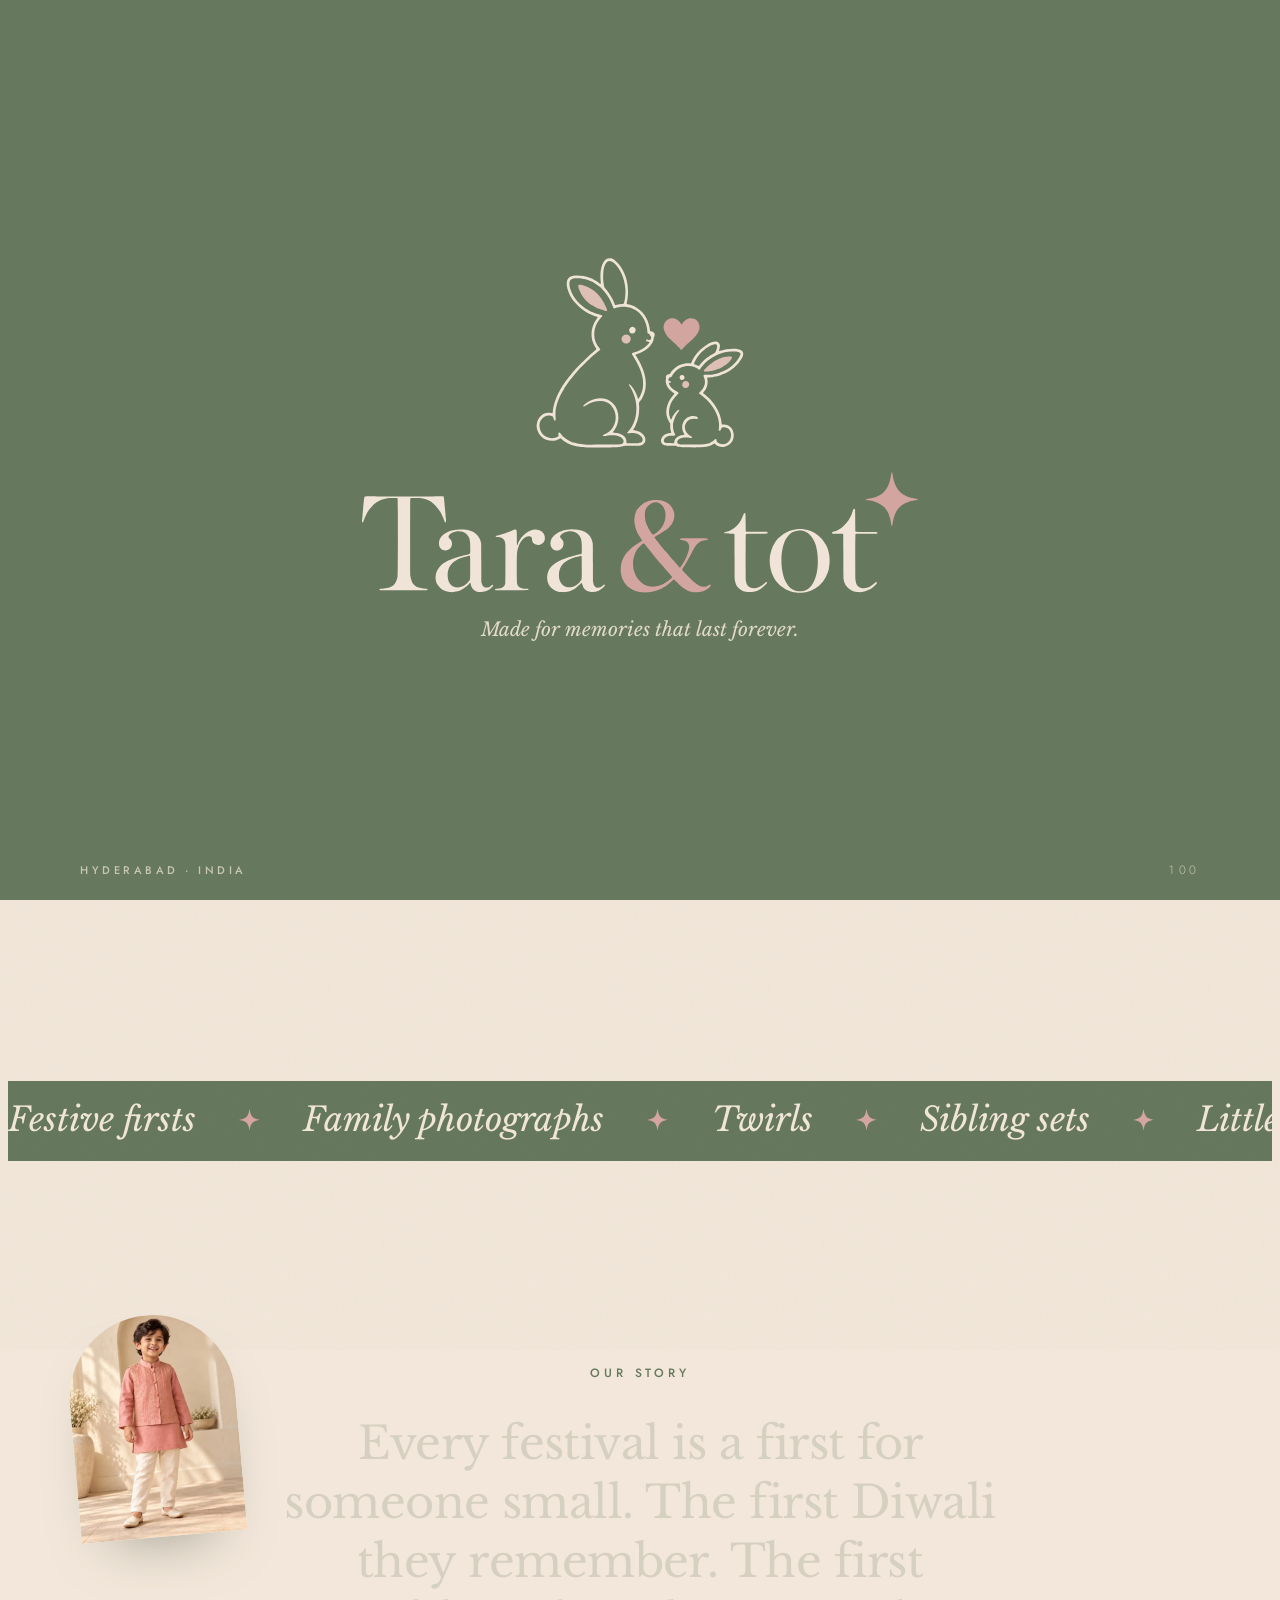
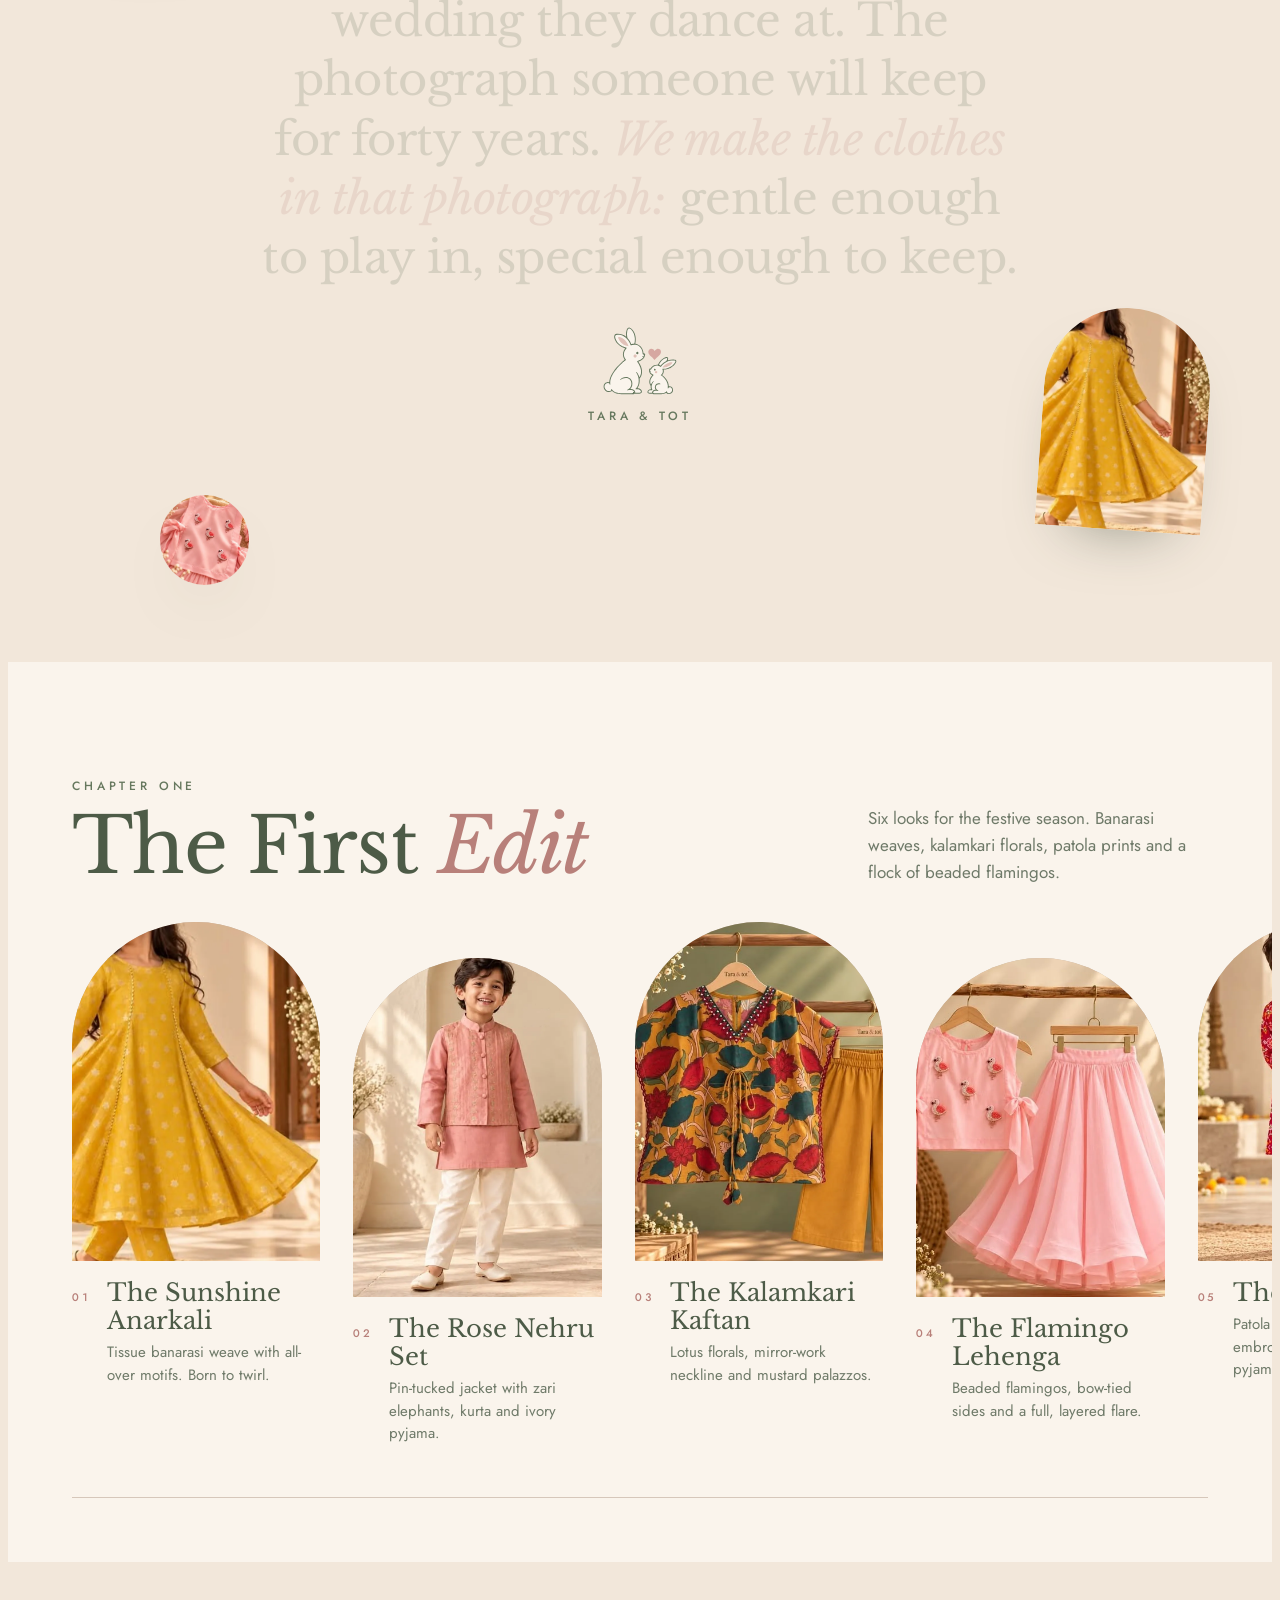
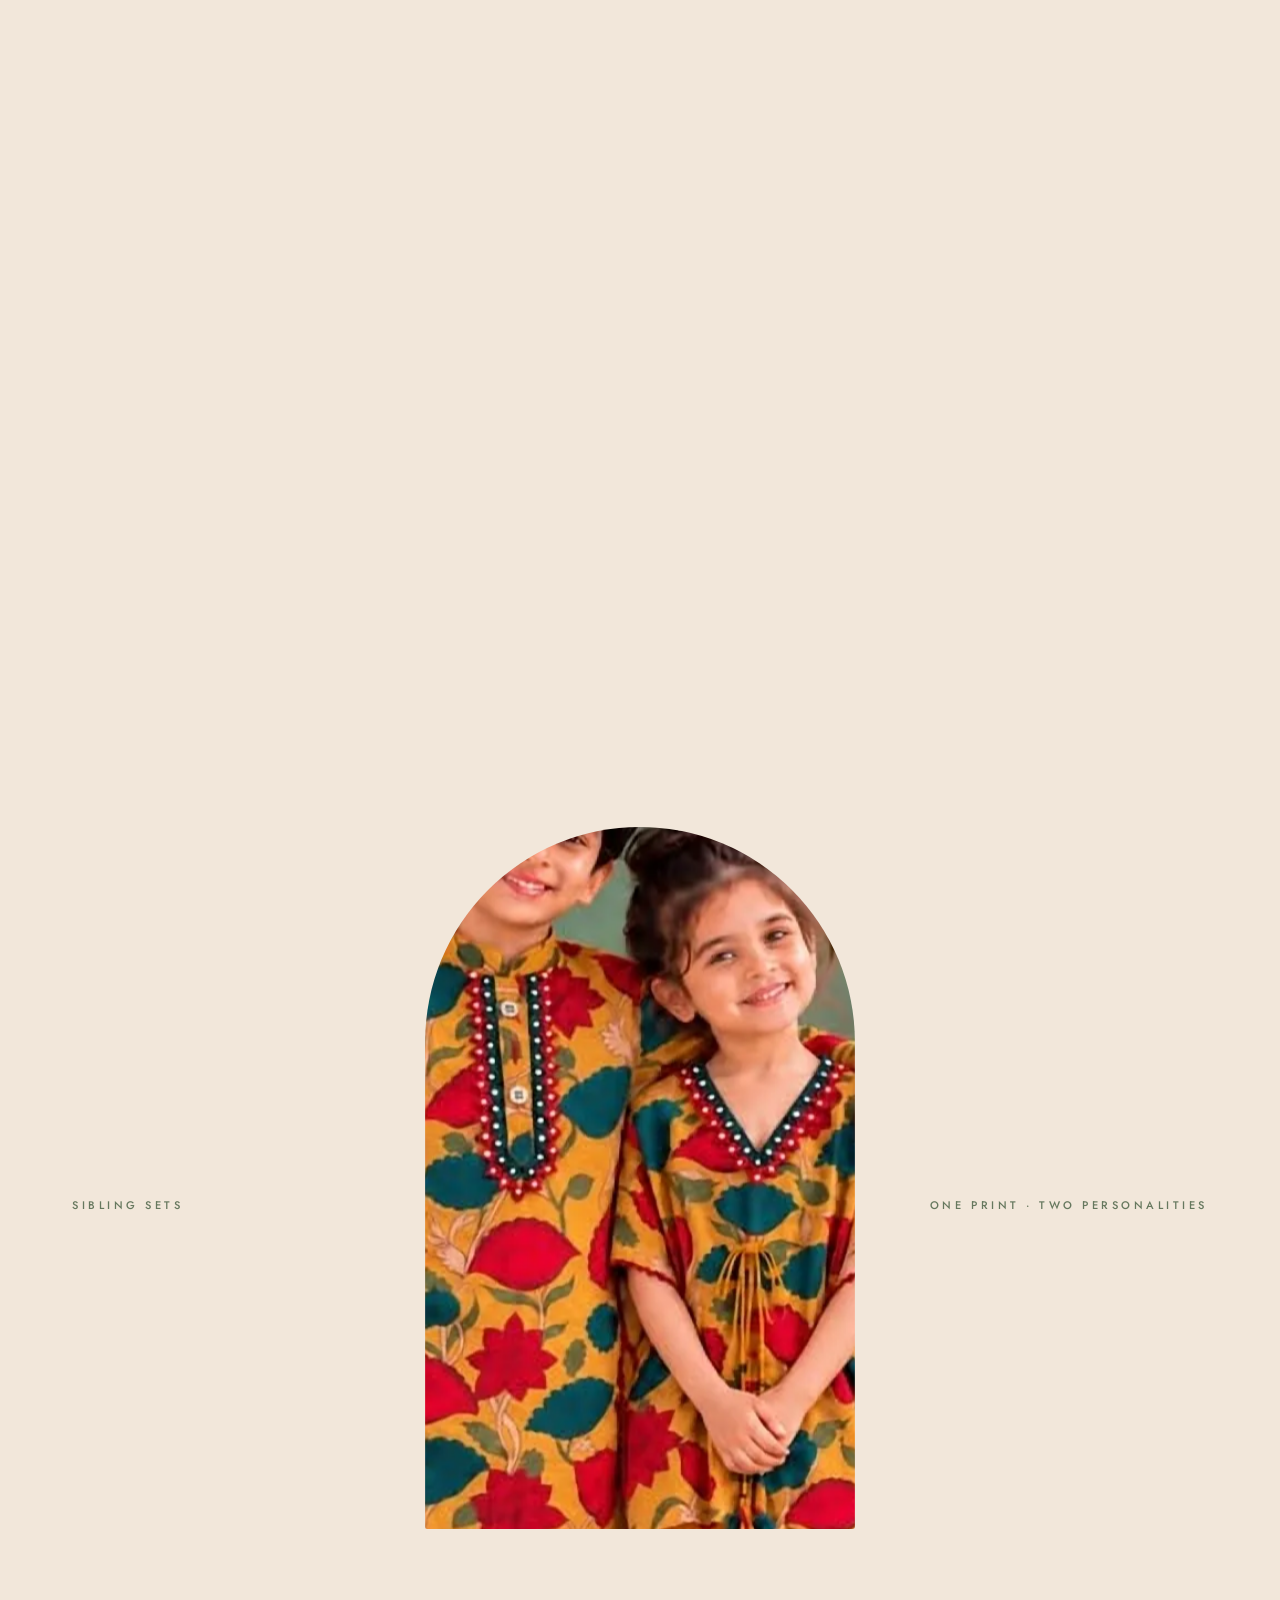
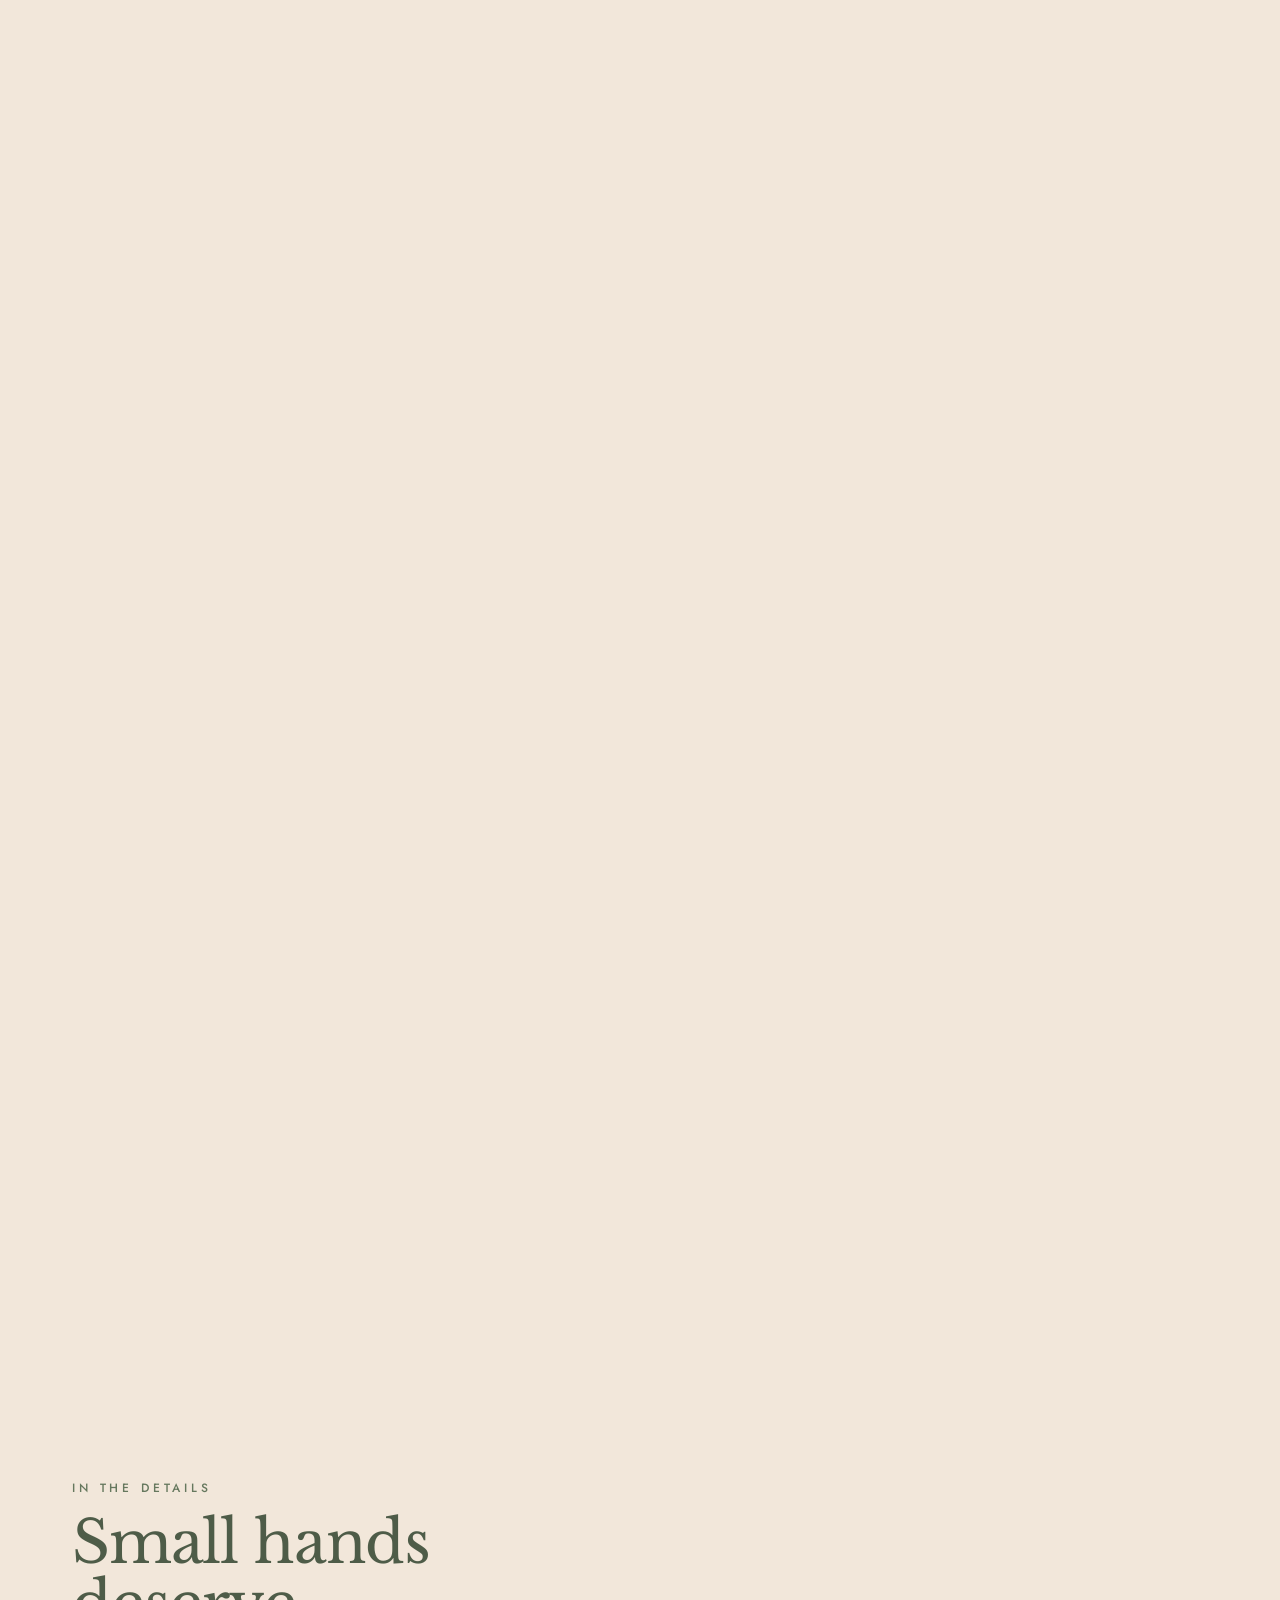
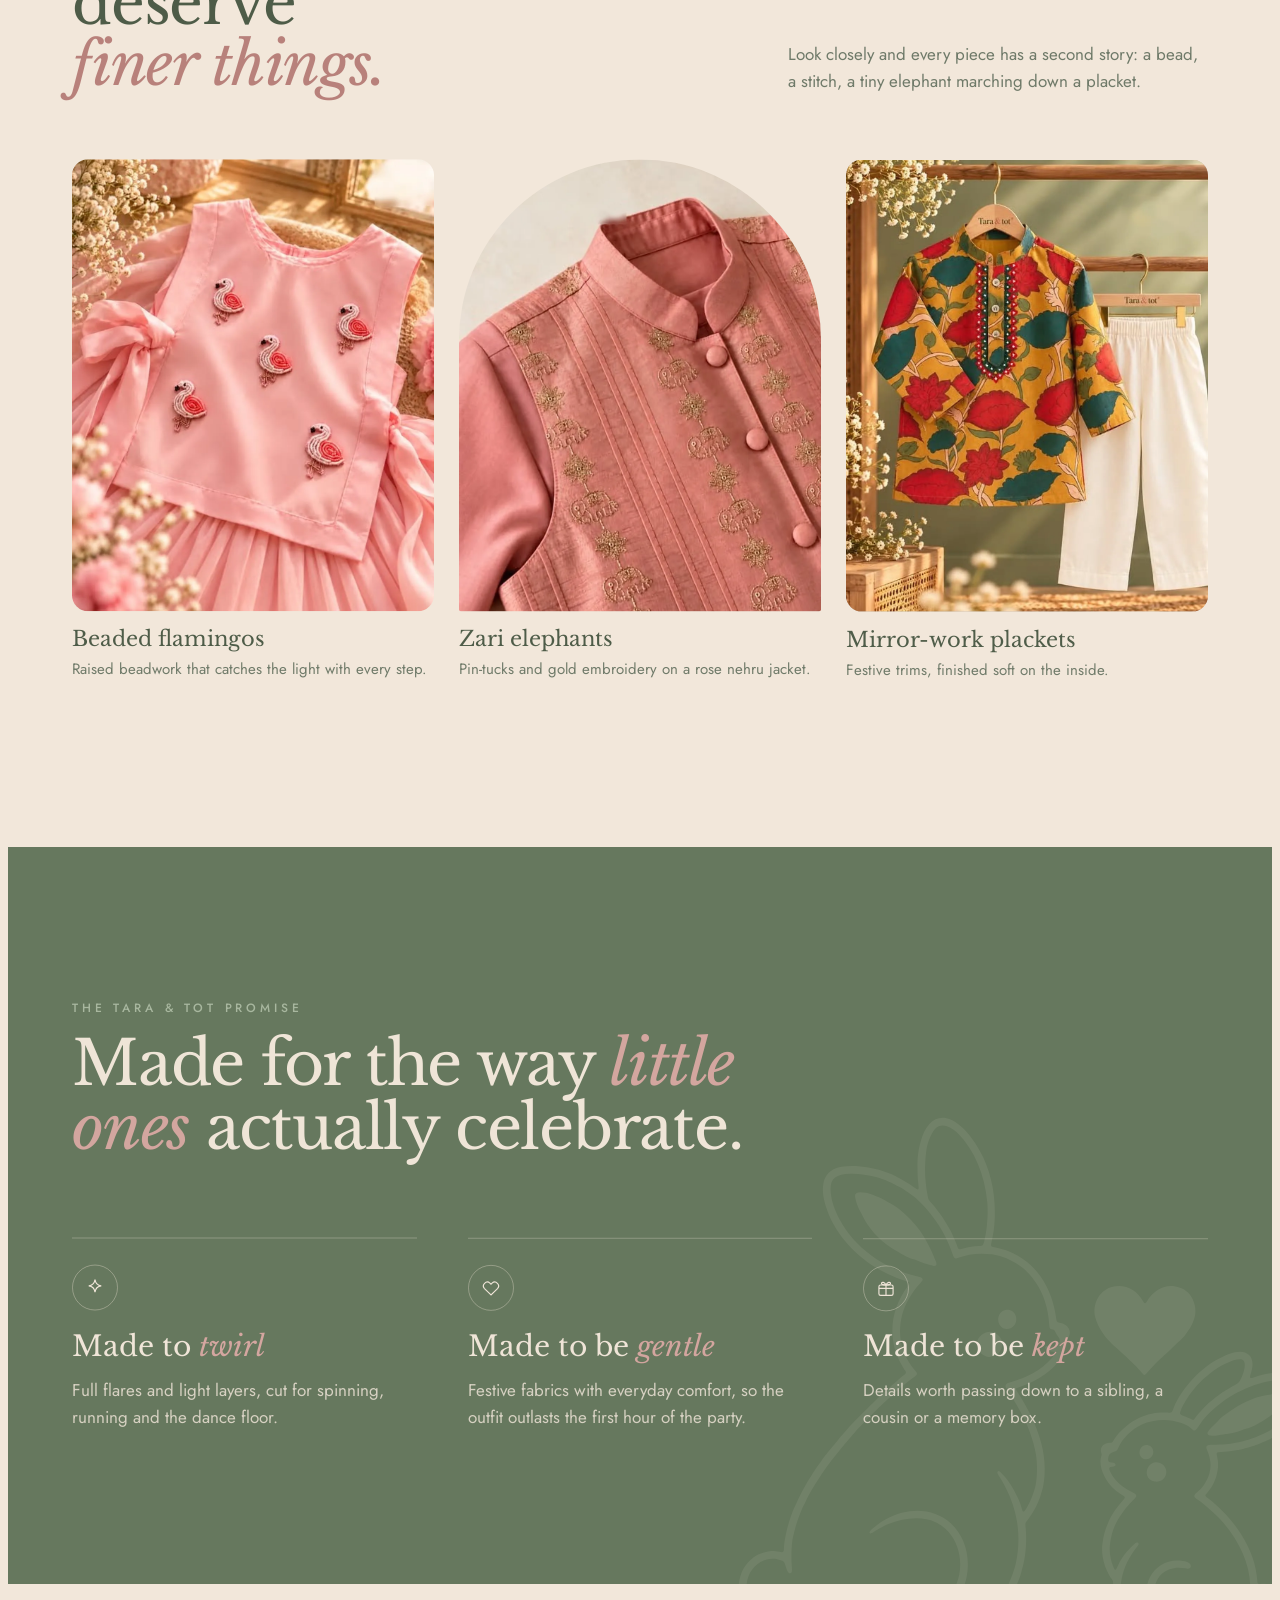
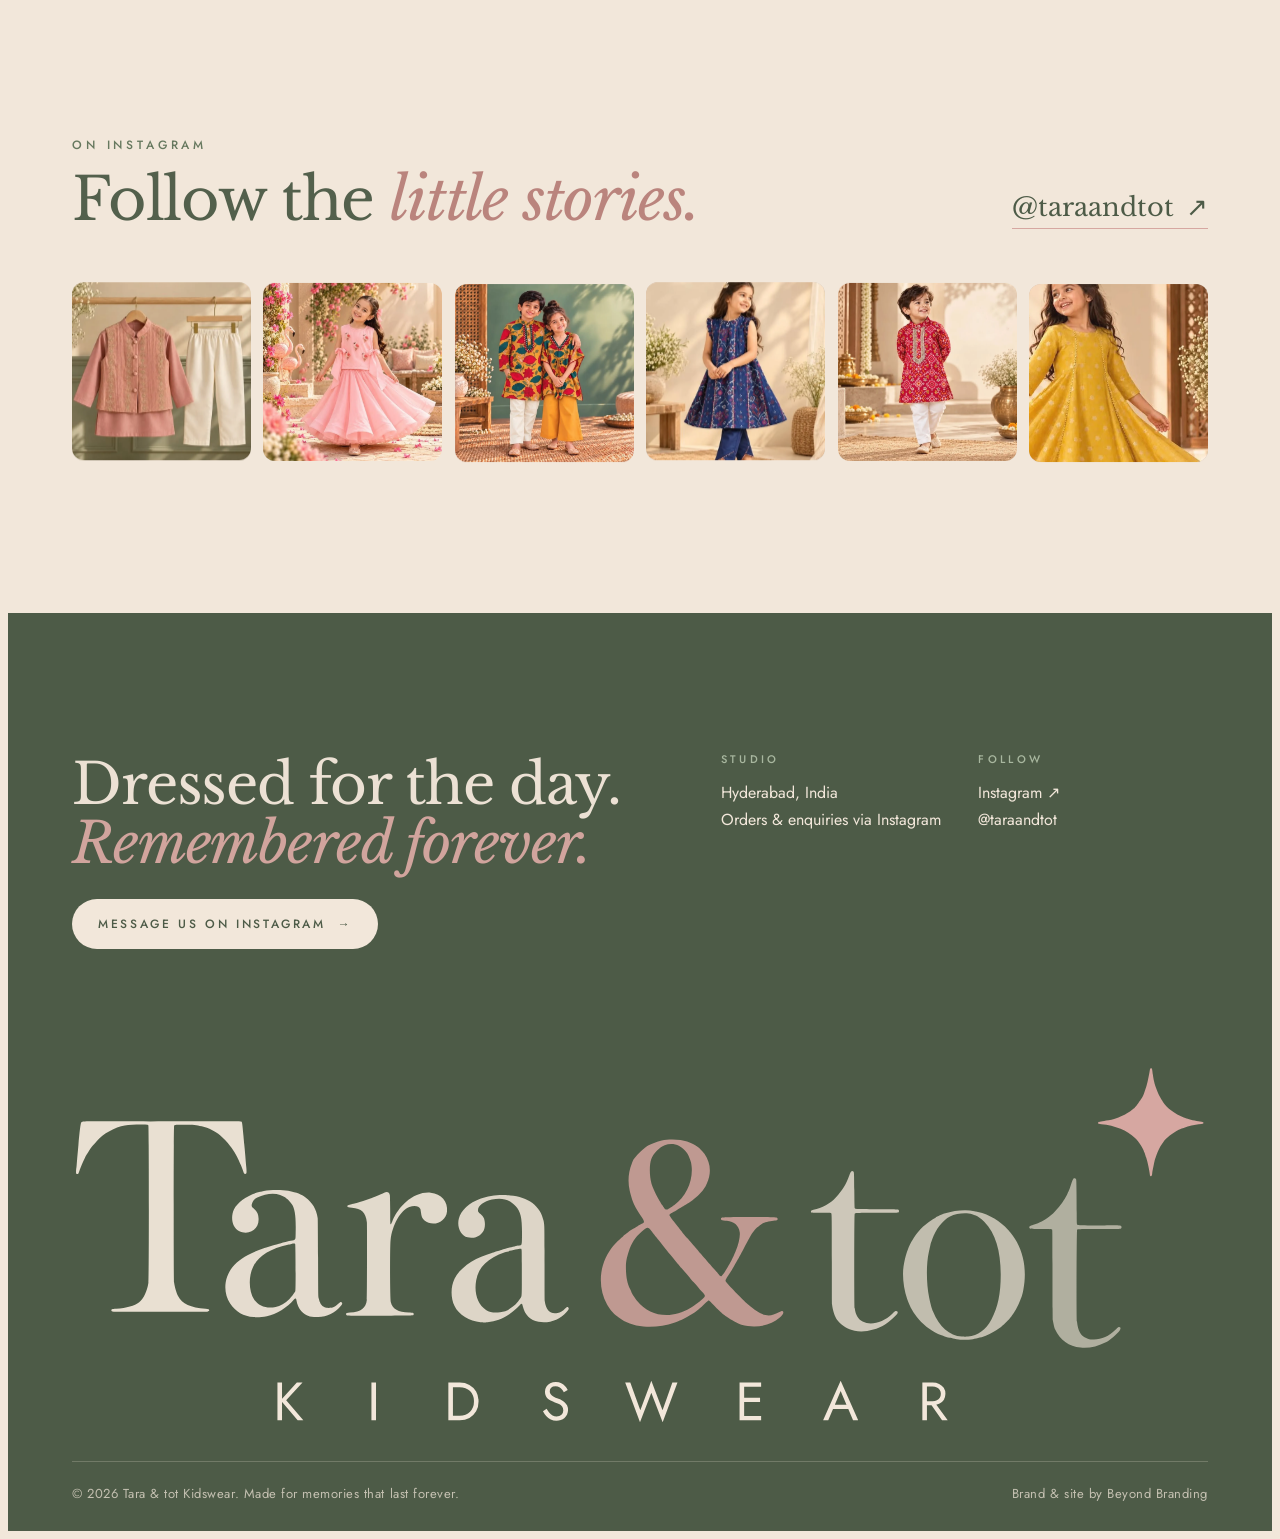
<file: index.html>
<!doctype html>
<html lang="en">
<head>
<meta charset="utf-8">
<meta name="viewport" content="width=device-width, initial-scale=1, viewport-fit=cover">
<title>Tara &amp; tot</title>
<meta name="description" content="Tara &amp; tot — festive kidswear from Hyderabad. Made for memories that last forever.">
<link rel="preconnect" href="https://fonts.googleapis.com">
<link rel="preconnect" href="https://fonts.gstatic.com" crossorigin>
<link rel="stylesheet" href="https://fonts.googleapis.com/css2?family=Jost:wght@300;400;500&family=Libre+Baskerville:ital,wght@0,400;1,400&display=swap">
<link rel="stylesheet" href="assets/css/style.css">
<link rel="icon" type="image/svg+xml" href="assets/images/favicon.svg">
</head>
<body>
<div class="intro on-sage" id="intro" aria-hidden="true">
  <div class="intro-inner">
    <svg class="logo-icon" viewBox="654 460 1184 1086" role="img" aria-label="Tara &amp; tot bunnies"><path class="f-fill" d="M977.67 1536.66C931.60 1536.19 915.62 1534.94 888.01 1529.63C870.13 1526.19 847.28 1518.25 835.20 1511.27C822.96 1504.21 813.52 1497.41 804.38 1489.08C798.56 1483.77 798.24 1483.75 790.60 1488.24C785.14 1491.44 784.03 1491.96 778.26 1494.02C733.86 1509.93 685.52 1487.58 669.00 1443.50C662.80 1426.95 661.79 1414.88 665.18 1397.80C669.76 1374.75 686.24 1354.12 706.46 1346.09C718.05 1341.50 731.70 1340.01 743.03 1342.10C752.83 1343.91 753.76 1343.33 754.35 1335.08C755.83 1314.16 759.34 1298.18 768.29 1271.64C772.92 1257.89 785.47 1230.39 793.83 1215.67C795.33 1213.01 797.51 1209.11 798.67 1207.00C803.41 1198.36 818.34 1175.28 825.20 1166.00C826.49 1164.26 828.65 1161.18 829.99 1159.17C833.40 1154.07 842.34 1142.61 851.83 1131.17C856.24 1125.85 861.19 1119.85 862.83 1117.83C866.16 1113.71 877.03 1101.07 883.73 1093.50C897.30 1078.19 937.64 1038.05 955.68 1021.92C958.70 1019.22 962.74 1015.57 964.67 1013.81C966.59 1012.04 969.52 1009.46 971.17 1008.06C972.82 1006.67 975.44 1004.39 977.00 1002.99C981.43 999.02 991.50 990.41 995.10 987.52C1000.53 983.17 1000.71 981.62 996.48 975.67C995.25 973.93 989.99 964.70 987.46 959.83C984.43 954.00 978.78 940.38 977.69 936.32C965.70 891.33 974.45 847.98 1003.51 808.33C1008.01 802.19 1007.75 800.50 1002.06 798.81C983.85 793.40 960.82 783.42 942.67 773.07C917.95 758.98 893.21 737.82 876.32 716.32C874.24 713.67 871.47 710.15 870.18 708.50C863.16 699.54 852.53 681.99 848.17 672.17C830.54 632.46 827.84 604.07 840.01 586.17C846.70 576.33 854.64 571.53 868.97 568.67C880.13 566.45 899.59 566.14 912.52 567.98C933.15 570.92 948.94 574.84 963.55 580.63C975.18 585.24 975.48 585.37 982.17 588.92C994.92 595.70 1003.60 600.81 1010.50 605.61C1025.96 616.38 1025.95 616.38 1024.33 600.21C1022.82 585.16 1022.39 557.93 1023.50 548.67C1025.52 532.00 1026.29 528.01 1030.05 514.85C1033.83 501.66 1040.55 488.68 1047.23 481.65C1068.61 459.19 1100.64 469.05 1129.05 506.83C1145.59 528.84 1154.50 545.10 1163.48 569.67C1166.47 577.86 1167.53 581.47 1171.16 595.88C1180.69 633.68 1181.02 681.21 1172.00 719.53C1170.14 727.47 1170.73 728.31 1179.37 730.02C1220.33 738.11 1255.63 762.86 1276.81 798.33C1284.13 810.60 1287.40 817.43 1291.26 828.50C1296.31 842.99 1300.26 859.42 1301.84 872.50C1302.69 879.52 1303.45 880.50 1309.02 881.63C1326.36 885.15 1333.48 897.29 1326.54 911.50C1324.31 916.05 1324.16 916.56 1323.50 921.50C1321.99 932.80 1319.64 939.47 1313.65 949.49C1297.50 976.51 1269.17 997.07 1229.54 1010.53C1219.44 1013.97 1219.42 1014.04 1226.49 1024.83C1228.65 1028.13 1232.18 1033.91 1234.34 1037.67C1236.49 1041.43 1239.65 1046.90 1241.36 1049.83C1257.99 1078.46 1272.16 1117.40 1276.66 1146.83C1280.19 1169.98 1279.29 1198.78 1274.50 1215.81C1272.58 1222.63 1269.48 1232.49 1268.26 1235.67C1267.52 1237.59 1266.26 1240.89 1265.45 1243.00C1261.54 1253.15 1250.68 1271.33 1243.82 1279.19C1239.83 1283.78 1239.53 1285.15 1240.50 1294.50C1241.75 1306.52 1241.83 1327.94 1240.65 1338.96C1239.49 1349.86 1236.79 1365.10 1234.69 1372.55C1233.98 1375.09 1232.85 1379.27 1232.18 1381.83C1229.39 1392.53 1226.13 1401.21 1220.41 1413.17C1216.67 1421.00 1215.40 1423.33 1210.87 1430.71C1206.15 1438.39 1206.62 1439.15 1217.00 1440.67C1245.99 1444.89 1266.42 1458.98 1274.02 1479.99C1277.29 1489.04 1277.13 1499.43 1273.60 1506.47C1267.79 1518.06 1259.76 1523.65 1245.00 1526.37C1240.83 1527.14 1240.83 1527.14 1199.33 1527.32C1157.83 1527.50 1157.83 1527.50 1154.83 1528.56C1145.72 1531.77 1143.72 1532.39 1139.95 1533.15C1123.36 1536.51 1072.44 1537.61 977.67 1536.66ZM1504.00 1535.97C1469.27 1535.59 1463.37 1534.93 1453.69 1530.35C1447.10 1527.23 1448.09 1527.33 1424.69 1527.33C1392.90 1527.32 1386.12 1526.56 1378.01 1522.12C1359.35 1511.90 1359.97 1485.96 1379.28 1469.45C1388.86 1461.26 1399.77 1456.95 1415.10 1455.29C1421.68 1454.58 1422.31 1453.45 1420.16 1446.16C1417.20 1436.15 1416.19 1427.85 1416.18 1413.50C1416.16 1399.99 1416.42 1401.16 1412.33 1395.67C1409.69 1392.13 1402.60 1378.41 1400.70 1373.17C1394.94 1357.30 1392.84 1339.46 1394.97 1324.67C1397.82 1304.92 1401.85 1292.23 1411.15 1273.64C1415.03 1265.90 1425.19 1251.33 1432.86 1242.50C1441.68 1232.35 1441.71 1232.92 1432.06 1226.56C1418.04 1217.31 1411.14 1210.47 1402.53 1197.26C1393.03 1182.68 1388.78 1164.06 1392.13 1151.67C1393.18 1147.80 1393.21 1145.96 1392.29 1142.69C1389.50 1132.73 1396.86 1123.95 1408.67 1123.16C1414.09 1122.79 1414.44 1122.55 1418.38 1116.27C1429.31 1098.89 1452.50 1079.38 1471.00 1072.00C1489.86 1064.46 1502.30 1062.15 1522.56 1062.39C1535.06 1062.53 1533.81 1063.30 1538.02 1052.83C1550.78 1021.08 1579.09 986.87 1610.67 965.04C1618.75 959.45 1621.02 958.10 1631.83 952.42C1655.56 939.96 1672.29 936.91 1684.30 942.86C1696.68 948.99 1699.80 963.15 1693.33 983.87C1690.48 993.03 1691.80 994.16 1701.52 990.86C1741.04 977.46 1798.80 976.32 1817.26 988.58C1827.96 995.68 1831.07 1008.45 1825.56 1022.67C1818.84 1040.00 1799.21 1066.33 1782.17 1080.87C1780.70 1082.12 1778.26 1084.30 1776.74 1085.73C1764.53 1097.16 1737.94 1113.85 1720.67 1120.91C1696.76 1130.69 1683.68 1134.85 1668.50 1137.50C1665.02 1138.11 1660.39 1138.92 1658.23 1139.30C1651.83 1140.43 1643.35 1141.35 1635.29 1141.80C1624.88 1142.39 1624.12 1142.91 1625.18 1148.75C1628.35 1166.29 1628.35 1171.05 1625.13 1185.67C1622.23 1198.85 1615.03 1213.15 1606.46 1222.78C1600.62 1229.33 1600.70 1229.64 1610.18 1236.83C1612.35 1238.48 1615.34 1240.97 1616.82 1242.35C1618.29 1243.73 1621.67 1246.73 1624.33 1249.01C1641.15 1263.42 1661.22 1286.84 1673.23 1306.08C1693.25 1338.14 1704.00 1368.24 1706.01 1397.83C1706.61 1406.71 1707.52 1407.70 1714.36 1406.98C1757.70 1402.45 1787.00 1448.78 1769.50 1494.18C1767.14 1500.30 1766.01 1502.21 1758.91 1512.13C1751.73 1522.16 1733.97 1531.44 1718.34 1533.33C1701.31 1535.38 1682.39 1529.46 1671.04 1518.53C1666.08 1513.75 1665.85 1513.71 1660.17 1517.00C1638.84 1529.31 1618.29 1534.50 1585.00 1535.99C1576.87 1536.35 1537.85 1536.34 1504.00 1535.97Z"/><path class="f-blush" d="M1499.79 1201.02C1492.46 1199.85 1486.70 1195.17 1484.78 1188.83C1480.85 1175.82 1491.21 1160.95 1503.36 1162.15C1513.97 1163.19 1520.44 1168.12 1522.67 1176.87C1526.33 1191.17 1514.75 1203.41 1499.79 1201.02ZM1611.30 1108.66C1609.38 1108.34 1607.92 1107.59 1607.05 1106.49C1604.71 1103.51 1606.36 1100.69 1616.63 1090.16C1619.68 1087.04 1624.86 1081.66 1628.14 1078.20C1635.25 1070.74 1638.16 1068.46 1653.50 1058.29C1671.73 1046.20 1675.95 1043.81 1687.50 1039.05C1691.90 1037.24 1697.10 1035.07 1699.05 1034.24C1707.98 1030.42 1719.47 1027.64 1733.83 1025.83C1738.89 1025.18 1744.04 1024.51 1745.27 1024.34C1750.21 1023.62 1759.64 1024.09 1762.25 1025.18C1764.93 1026.30 1765.78 1029.10 1764.37 1032.17C1763.49 1034.08 1755.87 1045.86 1754.23 1047.83C1746.86 1056.71 1738.33 1064.93 1732.18 1069.07C1729.97 1070.56 1725.99 1073.32 1723.33 1075.19C1720.67 1077.06 1716.77 1079.53 1714.67 1080.68C1712.56 1081.82 1708.88 1083.85 1706.50 1085.18C1697.06 1090.44 1693.59 1091.98 1685.00 1094.67C1681.98 1095.62 1677.51 1097.13 1675.08 1098.02C1665.67 1101.48 1655.75 1104.07 1647.83 1105.14C1645.63 1105.44 1641.13 1106.05 1637.83 1106.49C1634.53 1106.94 1630.33 1107.53 1628.50 1107.80C1622.46 1108.72 1614.09 1109.13 1611.30 1108.66ZM1162.50 949.99C1154.22 948.34 1144.84 939.64 1142.89 931.80C1140.44 922.00 1144.19 911.49 1152.14 905.85C1163.20 898.01 1174.34 898.00 1184.27 905.82C1205.02 922.16 1188.71 955.24 1162.50 949.99ZM1053.80 767.18C1052.67 766.93 1050.27 766.25 1048.46 765.67C1046.65 765.08 1042.67 763.95 1039.61 763.16C1034.49 761.82 1030.50 760.35 1023.44 757.19C1021.95 756.53 1018.30 755.23 1015.35 754.32C1008.66 752.25 996.63 746.82 990.08 742.90C988.11 741.72 984.27 739.53 981.54 738.03C952.20 721.89 926.35 695.48 912.84 667.83C910.95 663.98 908.51 659.21 907.41 657.24C902.45 648.34 897.33 632.75 897.33 626.54C897.33 619.50 904.77 617.47 919.46 620.50C929.05 622.48 951.36 631.51 959.07 636.53C960.40 637.40 962.70 638.65 964.17 639.31C979.64 646.24 1000.32 663.33 1016.81 682.83C1019.14 685.58 1022.14 689.13 1023.48 690.71C1032.16 700.97 1048.57 729.82 1054.16 744.67C1055.37 747.88 1057.43 752.73 1058.75 755.46C1063.24 764.81 1061.51 768.92 1053.80 767.18Z"/><path class="f-ink" d="M976.67 1536.64C930.88 1536.16 914.08 1534.80 886.50 1529.33C872.83 1526.63 857.76 1521.88 847.33 1517.01C845.41 1516.11 842.18 1514.64 840.17 1513.75C838.15 1512.85 834.77 1511.07 832.67 1509.78C830.56 1508.49 827.41 1506.56 825.67 1505.49C819.42 1501.65 809.36 1493.84 803.49 1488.27C798.36 1483.40 798.79 1483.40 790.17 1488.54C759.17 1507.01 715.37 1500.94 689.16 1474.54C671.45 1456.69 660.85 1429.38 663.48 1408.32C666.56 1383.59 674.58 1368.69 692.83 1353.78C699.12 1348.65 708.12 1344.70 718.17 1342.69C729.22 1340.47 734.01 1340.44 745.24 1342.53C752.94 1343.96 754.32 1342.96 754.34 1335.90C754.37 1325.28 758.44 1302.98 763.22 1287.33C768.57 1269.79 771.40 1262.12 776.84 1250.33C777.81 1248.22 779.98 1243.52 781.65 1239.89C785.79 1230.90 790.52 1221.48 793.83 1215.67C795.34 1213.01 797.78 1208.66 799.25 1206.00C804.12 1197.22 818.40 1175.21 825.21 1166.00C826.49 1164.26 828.92 1160.81 830.59 1158.33C833.52 1154.02 841.62 1143.45 846.30 1137.83C852.66 1130.21 860.20 1121.09 862.83 1117.83C866.19 1113.68 877.11 1100.97 883.74 1093.51C897.11 1078.44 937.24 1038.45 954.16 1023.33C957.35 1020.49 962.10 1016.20 964.72 1013.79C967.35 1011.38 970.72 1008.38 972.21 1007.12C973.70 1005.86 978.42 1001.78 982.71 998.04C986.99 994.31 992.25 989.84 994.40 988.12C1000.78 982.99 1000.99 982.20 997.41 977.03C996.29 975.42 993.99 971.65 992.29 968.64C983.24 952.63 978.58 941.28 975.84 928.50C966.69 885.89 976.17 845.28 1004.08 807.59C1008.07 802.20 1007.94 800.45 1003.46 799.17C984.77 793.85 960.61 783.39 941.23 772.26C918.14 758.99 891.17 735.83 876.86 716.98C875.40 715.07 873.19 712.27 871.94 710.77C864.90 702.31 852.86 682.78 848.13 672.12C834.94 642.43 830.41 620.53 833.64 602.17C835.90 589.35 843.34 578.89 854.15 573.36C875.64 562.37 925.16 565.57 963.00 580.40C974.88 585.06 974.78 585.01 981.83 588.75C995.65 596.07 1004.99 601.63 1013.00 607.31C1022.89 614.31 1023.66 614.67 1024.87 612.82C1025.52 611.83 1025.48 611.04 1024.20 598.83C1022.75 584.99 1022.44 556.54 1023.64 547.33C1025.72 531.34 1026.20 528.76 1028.98 518.61C1038.88 482.46 1057.22 465.63 1081.47 470.45C1096.21 473.38 1114.07 487.03 1129.05 506.83C1144.05 526.67 1154.95 546.06 1161.81 565.17C1162.67 567.55 1164.19 571.72 1165.20 574.44C1166.20 577.15 1167.46 581.20 1167.99 583.44C1168.52 585.67 1169.56 589.71 1170.29 592.41C1178.51 622.72 1180.84 662.53 1176.32 695.67C1175.42 702.29 1172.84 716.26 1171.64 721.06C1170.03 727.49 1170.76 728.47 1178.17 729.81C1194.66 732.80 1211.39 739.02 1225.00 747.23C1251.00 762.90 1266.57 779.39 1282.12 807.70C1291.39 824.58 1299.73 852.35 1302.01 874.00C1302.55 879.10 1303.56 880.66 1306.67 881.20C1317.52 883.07 1323.67 886.72 1327.16 893.36C1330.34 899.42 1330.14 904.21 1326.37 911.83C1324.14 916.36 1324.19 916.19 1323.49 921.55C1322.05 932.55 1319.59 939.57 1313.76 949.34C1297.26 976.98 1267.75 998.11 1227.18 1011.35C1219.27 1013.93 1219.28 1013.82 1226.22 1024.41C1228.53 1027.94 1231.92 1033.46 1233.75 1036.67C1235.58 1039.88 1237.86 1043.85 1238.82 1045.50C1244.14 1054.61 1245.94 1057.96 1249.76 1065.83C1269.52 1106.59 1278.84 1141.63 1278.81 1175.00C1278.81 1180.83 1278.62 1187.43 1278.39 1189.83C1276.91 1205.10 1275.75 1212.10 1273.53 1219.17C1272.90 1221.18 1271.76 1224.93 1271.00 1227.50C1270.23 1230.07 1269.01 1233.74 1268.27 1235.67C1267.53 1237.59 1266.26 1240.89 1265.45 1243.00C1261.48 1253.32 1250.48 1271.71 1243.75 1279.27C1239.58 1283.95 1239.51 1284.36 1240.71 1296.59C1243.00 1320.04 1240.47 1352.01 1234.69 1372.55C1233.98 1375.09 1232.85 1379.27 1232.18 1381.83C1229.35 1392.65 1226.14 1401.19 1220.21 1413.59C1216.69 1420.96 1214.45 1424.99 1209.43 1432.98C1208.14 1435.05 1207.67 1436.12 1207.67 1437.01C1207.67 1439.26 1207.50 1439.20 1220.00 1441.15C1248.42 1445.58 1269.51 1461.97 1275.38 1484.19C1276.63 1488.90 1276.54 1499.04 1275.22 1502.81C1271.47 1513.54 1264.21 1520.61 1253.14 1524.31C1244.41 1527.23 1246.99 1527.09 1199.67 1527.31C1152.67 1527.54 1158.27 1527.21 1150.25 1530.20C1141.36 1533.50 1135.58 1534.38 1113.00 1535.82C1096.62 1536.87 1034.83 1537.24 976.67 1536.64ZM1504.00 1535.97C1469.31 1535.59 1462.68 1534.85 1453.68 1530.34C1447.38 1527.18 1448.84 1527.33 1425.18 1527.33C1396.45 1527.32 1391.33 1526.97 1383.73 1524.50C1358.51 1516.31 1357.72 1485.52 1382.26 1467.04C1391.20 1460.30 1401.15 1456.79 1415.82 1455.21C1422.30 1454.51 1422.57 1454.01 1420.35 1446.79C1416.91 1435.54 1415.69 1423.41 1416.32 1406.46C1416.49 1401.66 1415.91 1400.10 1412.33 1395.67C1409.63 1392.34 1401.73 1376.63 1399.92 1371.00C1394.81 1355.12 1393.01 1340.06 1394.68 1327.11C1396.93 1309.63 1400.54 1296.36 1406.58 1283.33C1408.33 1279.57 1410.02 1275.88 1410.35 1275.13C1413.73 1267.28 1426.39 1249.47 1436.62 1238.18C1440.92 1233.44 1440.82 1231.84 1436.05 1229.10C1428.04 1224.48 1417.80 1216.58 1413.46 1211.65C1395.53 1191.33 1387.33 1167.83 1392.30 1151.00C1393.55 1146.76 1393.55 1146.71 1392.46 1143.33C1389.12 1132.99 1396.83 1123.55 1408.92 1123.18C1414.28 1123.01 1414.22 1123.06 1418.95 1115.35C1428.55 1099.71 1452.52 1079.60 1470.33 1072.24C1488.60 1064.70 1502.80 1062.04 1522.56 1062.44C1535.24 1062.69 1533.91 1063.54 1538.18 1052.50C1545.51 1033.59 1560.49 1011.53 1579.77 991.26C1590.69 979.78 1608.55 965.48 1621.00 958.26C1655.22 938.40 1677.74 934.67 1689.83 946.85C1697.66 954.73 1698.78 966.52 1693.34 983.83C1690.40 993.18 1691.31 994.50 1698.83 991.79C1739.29 977.20 1800.83 975.99 1818.50 989.44C1835.77 1002.58 1829.79 1027.16 1800.98 1061.46C1797.50 1065.60 1785.35 1078.12 1782.21 1080.80C1780.90 1081.91 1778.45 1084.12 1776.75 1085.70C1769.47 1092.53 1753.57 1103.62 1740.17 1111.23C1729.13 1117.50 1726.21 1118.86 1711.83 1124.49C1708.90 1125.63 1705.15 1127.11 1703.50 1127.77C1695.64 1130.90 1677.50 1136.06 1670.46 1137.17C1668.65 1137.46 1664.32 1138.21 1660.83 1138.84C1652.44 1140.37 1641.56 1141.59 1634.17 1141.84C1624.37 1142.17 1623.76 1142.72 1625.32 1149.85C1628.46 1164.25 1628.26 1173.39 1624.48 1188.41C1621.21 1201.36 1613.71 1215.24 1604.97 1224.50C1600.68 1229.04 1600.82 1229.81 1606.64 1234.09C1610.94 1237.26 1614.28 1240.00 1617.51 1243.00C1618.98 1244.38 1622.14 1247.15 1624.51 1249.16C1640.56 1262.77 1660.87 1286.38 1672.62 1305.08C1693.72 1338.67 1704.25 1368.54 1706.19 1400.33C1706.57 1406.68 1707.39 1407.58 1712.31 1407.13C1749.04 1403.73 1775.72 1430.68 1774.56 1470.00C1774.22 1481.77 1770.22 1495.85 1765.14 1503.17C1764.12 1504.63 1762.23 1507.41 1760.93 1509.33C1752.52 1521.81 1735.23 1531.48 1717.93 1533.38C1700.76 1535.26 1681.91 1529.26 1671.10 1518.47C1666.14 1513.52 1665.94 1513.49 1660.43 1516.81C1640.37 1528.90 1618.05 1534.57 1584.83 1536.01C1576.79 1536.35 1537.18 1536.34 1504.00 1535.97ZM1114.00 1520.38C1142.55 1518.84 1151.10 1515.62 1153.21 1505.59C1155.06 1496.80 1149.07 1486.18 1138.16 1478.92C1130.43 1473.78 1123.04 1471.34 1108.67 1469.19C1099.64 1467.83 1076.81 1467.83 1067.17 1469.18C1065.15 1469.46 1060.80 1470.06 1057.50 1470.50C1054.20 1470.94 1049.72 1471.61 1047.55 1471.99C1039.62 1473.35 1036.67 1472.62 1036.67 1469.30C1036.67 1467.54 1038.53 1466.11 1044.20 1463.53C1064.73 1454.17 1076.30 1445.59 1087.60 1431.33C1090.74 1427.37 1091.67 1425.90 1096.28 1417.57C1116.45 1381.14 1111.94 1332.78 1085.57 1302.81C1077.19 1293.29 1070.81 1288.52 1058.17 1282.35C1034.33 1270.72 996.97 1272.55 963.16 1287.00C957.21 1289.54 944.14 1296.63 934.81 1302.37C928.57 1306.20 925.82 1306.37 926.47 1302.85C927.26 1298.67 945.31 1284.28 959.27 1276.71C1006.07 1251.36 1056.40 1254.45 1089.89 1284.74C1118.53 1310.65 1130.55 1353.65 1121.11 1396.50C1117.62 1412.35 1106.88 1433.42 1096.57 1444.65C1090.12 1451.66 1090.48 1452.29 1101.33 1452.99C1121.82 1454.33 1136.10 1458.68 1149.50 1467.69C1162.90 1476.69 1170.18 1490.02 1169.54 1504.39C1169.16 1512.78 1166.25 1511.99 1198.47 1512.22C1238.41 1512.51 1244.46 1512.06 1251.63 1508.33C1271.50 1497.99 1259.02 1469.50 1230.18 1459.35C1220.09 1455.80 1198.17 1454.47 1185.33 1456.63C1178.69 1457.74 1175.71 1457.32 1174.72 1455.15C1173.68 1452.87 1174.55 1451.22 1179.58 1445.96C1186.33 1438.89 1189.47 1434.79 1198.57 1421.22C1206.32 1409.64 1216.87 1383.30 1220.62 1366.16C1230.64 1320.30 1226.35 1273.02 1208.33 1230.67C1201.23 1214.00 1194.30 1200.79 1187.09 1190.23C1183.01 1184.24 1182.42 1181.40 1185.02 1180.32C1186.80 1179.59 1187.89 1180.32 1193.39 1185.93C1204.08 1196.83 1211.56 1207.54 1219.64 1223.50C1227.20 1238.44 1229.68 1244.43 1232.54 1254.77C1234.31 1261.19 1234.98 1262.17 1237.04 1261.32C1241.68 1259.40 1253.86 1233.30 1259.29 1213.67C1263.71 1197.64 1264.56 1167.15 1261.14 1146.67C1256.35 1117.91 1244.86 1087.10 1227.27 1055.83C1225.52 1052.72 1223.08 1048.40 1221.86 1046.23C1220.65 1044.07 1218.85 1041.07 1217.87 1039.57C1216.89 1038.06 1214.44 1034.13 1212.43 1030.83C1210.42 1027.53 1207.02 1022.10 1204.87 1018.76C1202.73 1015.43 1200.76 1012.07 1200.49 1011.31C1198.96 1006.97 1201.00 1003.92 1206.50 1002.29C1234.71 993.93 1247.79 988.38 1265.11 977.38C1277.83 969.31 1293.33 954.60 1298.37 945.83C1300.08 942.85 1299.14 941.07 1295.48 940.36C1284.78 938.29 1279.67 935.50 1279.67 931.73C1279.66 928.30 1282.49 927.62 1290.35 929.15C1304.02 931.83 1306.04 931.11 1308.16 922.76C1309.76 916.50 1309.32 913.84 1306.05 909.85C1303.22 906.40 1302.05 904.58 1300.75 901.55C1298.90 897.25 1297.77 896.13 1294.67 895.52C1288.82 894.36 1288.27 893.45 1287.68 884.00C1285.71 852.40 1276.32 823.48 1260.73 801.00C1251.52 787.71 1245.76 781.19 1235.50 772.42C1220.03 759.21 1196.38 747.89 1179.21 745.49C1177.17 745.21 1173.10 744.61 1170.17 744.16C1149.21 740.94 1123.04 743.78 1105.08 751.21C1098.39 753.98 1096.91 752.96 1093.21 743.00C1091.04 737.18 1089.24 732.61 1085.37 723.17C1070.69 687.37 1042.01 648.77 1013.50 626.45C1009.95 623.67 992.63 611.86 990.00 610.42C978.53 604.17 973.81 601.72 970.00 600.05C967.52 598.96 964.45 597.59 963.17 597.00C959.15 595.13 949.14 591.71 939.34 588.84C923.62 584.23 903.87 581.64 888.00 582.10C854.06 583.10 844.42 594.41 849.48 627.28C853.33 652.33 870.57 686.56 891.21 710.17C892.65 711.82 894.42 713.92 895.14 714.83C897.06 717.28 907.93 728.21 912.17 731.96C918.16 737.27 931.40 747.55 937.17 751.38C948.23 758.73 967.65 769.79 971.33 770.84C971.79 770.97 974.34 772.09 977.00 773.33C988.89 778.89 1003.07 783.66 1021.53 788.29C1029.38 790.27 1030.82 790.83 1032.26 792.47C1034.54 795.06 1033.80 796.91 1028.21 802.67C1011.68 819.70 997.59 844.50 992.02 866.38C989.49 876.35 987.91 888.90 987.91 899.17C987.89 928.34 998.25 954.89 1018.90 978.63C1023.71 984.16 1023.19 986.25 1015.70 991.33C1011.56 994.14 992.56 1009.28 986.83 1014.33C985.90 1015.16 982.44 1018.16 979.16 1021.00C975.87 1023.84 969.87 1029.32 965.82 1033.17C961.77 1037.02 956.67 1041.82 954.49 1043.83C941.52 1055.81 907.72 1090.14 897.62 1101.57C896.45 1102.89 893.32 1106.42 890.66 1109.40C885.33 1115.39 879.86 1121.81 876.82 1125.67C875.74 1127.04 873.49 1129.75 871.82 1131.68C870.16 1133.61 867.60 1136.75 866.15 1138.66C864.69 1140.57 860.87 1145.29 857.66 1149.15C854.45 1153.01 850.32 1158.25 848.49 1160.79C846.66 1163.34 843.77 1167.24 842.05 1169.46C838.46 1174.12 822.96 1197.30 818.16 1205.17C808.53 1220.98 803.48 1230.00 799.10 1239.17C796.83 1243.93 794.68 1248.33 794.32 1248.93C790.69 1255.09 780.38 1282.79 776.99 1295.50C774.43 1305.06 771.93 1315.92 771.34 1320.00C769.51 1332.66 768.96 1355.48 770.14 1369.79C771.09 1381.20 770.71 1383.94 768.05 1385.20C764.05 1387.10 760.94 1382.52 757.03 1369.01C754.95 1361.82 754.72 1361.61 746.33 1358.85C739.53 1356.62 736.70 1356.19 730.54 1356.43C691.58 1358.00 668.18 1399.84 684.34 1439.02C689.54 1451.64 698.39 1463.33 707.83 1470.06C731.62 1487.02 762.13 1488.77 783.49 1474.40C787.67 1471.59 788.01 1470.37 786.17 1464.86C784.06 1458.57 784.85 1454.72 788.57 1453.13C791.89 1451.70 794.53 1453.19 798.09 1458.50C811.94 1479.16 837.09 1497.75 863.17 1506.61C865.37 1507.36 868.95 1508.58 871.14 1509.33C885.14 1514.12 909.22 1518.26 931.17 1519.66C939.31 1520.18 949.05 1520.67 953.50 1520.79C963.02 1521.03 1108.72 1520.66 1114.00 1520.38ZM1589.40 1520.33C1613.62 1519.14 1635.17 1514.08 1646.82 1506.86C1648.11 1506.06 1650.66 1504.54 1652.49 1503.49C1657.49 1500.62 1659.07 1499.35 1664.17 1494.14C1669.01 1489.19 1669.78 1488.67 1672.11 1488.67C1675.63 1488.67 1677.27 1491.03 1677.82 1496.92C1678.34 1502.40 1678.99 1503.74 1683.13 1507.84C1689.35 1514.00 1695.97 1516.83 1707.01 1518.04C1727.33 1520.26 1746.79 1508.75 1754.69 1489.85C1768.40 1457.05 1750.81 1422.28 1720.54 1422.34C1710.03 1422.36 1705.75 1424.70 1703.18 1431.85C1700.20 1440.15 1697.37 1443.47 1693.79 1442.89C1690.04 1442.28 1688.99 1439.31 1690.17 1432.67C1698.08 1388.00 1678.96 1332.74 1639.26 1285.55C1626.87 1270.82 1601.18 1247.59 1586.64 1237.96C1576.81 1231.46 1577.05 1229.17 1588.55 1219.56C1598.16 1211.53 1606.69 1197.37 1610.16 1183.70C1614.07 1168.25 1612.59 1155.13 1604.83 1136.53C1602.95 1132.02 1603.53 1129.61 1606.92 1127.95C1608.47 1127.19 1608.77 1127.17 1623.17 1126.92C1644.20 1126.54 1652.35 1125.68 1668.37 1122.15C1678.47 1119.92 1686.61 1117.63 1693.92 1114.97C1696.99 1113.84 1700.94 1112.44 1702.71 1111.83C1718.30 1106.51 1734.26 1097.99 1754.50 1084.18C1785.88 1062.76 1818.58 1017.48 1811.88 1004.73C1807.12 995.67 1780.06 992.58 1744.50 997.02C1715.63 1000.63 1694.29 1007.56 1664.12 1023.11C1637.11 1037.03 1604.81 1064.72 1591.14 1085.67C1581.55 1100.38 1580.41 1100.93 1573.38 1094.28C1566.74 1088.01 1553.55 1082.63 1535.90 1079.01C1517.10 1075.15 1491.69 1078.27 1474.33 1086.56C1453.48 1096.53 1435.79 1113.85 1427.16 1132.76C1424.20 1139.23 1423.27 1140.11 1418.08 1141.33C1410.85 1143.03 1406.83 1147.75 1406.42 1155.02C1406.10 1160.82 1407.15 1161.96 1413.58 1162.81C1419.06 1163.53 1421.33 1164.80 1421.33 1167.14C1421.33 1169.57 1419.69 1170.53 1414.44 1171.18C1407.39 1172.06 1406.91 1174.19 1411.66 1183.67C1419.25 1198.82 1433.61 1211.83 1453.33 1221.45C1461.01 1225.19 1463.00 1226.91 1463.00 1229.83C1463.00 1232.05 1462.08 1233.25 1453.71 1241.99C1444.65 1251.43 1442.75 1253.68 1436.27 1262.61C1421.18 1283.42 1415.05 1297.92 1410.68 1323.16C1407.96 1338.86 1410.09 1356.40 1416.58 1371.83C1420.38 1380.85 1421.71 1380.80 1425.49 1371.53C1427.93 1365.54 1431.13 1359.70 1435.10 1354.03C1436.58 1351.90 1438.47 1349.19 1439.30 1348.00C1443.68 1341.73 1459.15 1325.96 1462.50 1324.33C1466.02 1322.63 1468.82 1325.30 1467.16 1328.79C1466.89 1329.37 1465.38 1331.42 1463.81 1333.34C1449.06 1351.38 1438.13 1374.16 1433.85 1395.83C1432.00 1405.22 1431.83 1406.85 1431.83 1416.00C1431.83 1432.18 1435.14 1445.85 1442.34 1459.51C1445.56 1465.61 1445.63 1467.62 1442.70 1469.58C1441.57 1470.33 1441.51 1470.33 1430.20 1470.27C1415.40 1470.19 1410.47 1470.72 1402.83 1473.22C1387.87 1478.13 1377.35 1492.19 1380.87 1502.57C1383.45 1510.15 1389.92 1511.89 1416.50 1512.15C1439.80 1512.37 1439.19 1512.59 1439.97 1503.77C1440.76 1494.94 1443.70 1489.24 1451.25 1481.96C1461.23 1472.33 1472.03 1467.82 1489.85 1465.86C1497.99 1464.96 1498.12 1464.54 1492.90 1455.93C1481.77 1437.58 1480.59 1412.10 1490.02 1394.05C1501.23 1372.64 1521.72 1359.84 1544.83 1359.84C1561.70 1359.83 1572.67 1364.20 1572.77 1370.96C1572.84 1375.64 1568.68 1377.32 1561.17 1375.65C1543.90 1371.82 1526.14 1376.03 1514.52 1386.71C1504.53 1395.89 1497.57 1412.97 1498.97 1424.88C1501.51 1446.53 1510.99 1460.07 1533.00 1473.51C1538.57 1476.91 1540.22 1478.75 1539.77 1481.06C1539.28 1483.56 1536.59 1484.16 1530.99 1483.03C1490.78 1474.93 1455.96 1485.58 1455.92 1506.00C1455.91 1513.84 1461.38 1518.14 1473.39 1519.69C1478.72 1520.38 1577.31 1520.93 1589.40 1520.33ZM1481.00 1156.31C1471.58 1155.14 1466.63 1145.06 1470.95 1135.84C1476.80 1123.34 1494.89 1125.93 1497.01 1139.57C1498.50 1149.17 1490.54 1157.49 1481.00 1156.31ZM1579.07 1076.23C1579.52 1075.81 1580.81 1074.10 1581.93 1072.43C1585.13 1067.68 1594.96 1056.49 1603.76 1047.59C1607.30 1044.02 1620.63 1033.12 1627.67 1028.06C1629.77 1026.54 1632.85 1024.32 1634.50 1023.11C1638.27 1020.37 1654.47 1010.68 1661.42 1007.02C1669.16 1002.93 1670.84 1000.89 1675.44 989.96C1682.65 972.81 1683.03 959.35 1676.39 956.10C1666.40 951.19 1633.29 965.34 1610.57 984.24C1607.78 986.57 1603.62 990.03 1601.33 991.93C1588.19 1002.87 1570.55 1024.07 1562.32 1038.83C1561.30 1040.67 1559.47 1043.83 1558.27 1045.85C1555.92 1049.82 1554.81 1052.17 1552.73 1057.67C1549.55 1066.04 1549.53 1066.00 1560.00 1069.88C1563.38 1071.14 1568.26 1073.24 1570.83 1074.56C1576.12 1077.27 1577.62 1077.57 1579.07 1076.23ZM1199.33 893.99C1189.53 891.94 1183.07 880.66 1185.79 870.33C1190.87 851.04 1216.91 850.97 1221.19 870.24C1224.33 884.33 1212.84 896.81 1199.33 893.99ZM1115.04 732.36C1124.91 729.87 1136.06 728.19 1146.05 727.69C1155.40 727.23 1155.38 727.26 1159.14 708.33C1161.17 698.12 1162.16 691.11 1162.68 683.17C1162.88 680.23 1163.25 675.50 1163.52 672.66C1164.25 664.82 1164.16 649.35 1163.33 640.04C1158.34 584.20 1137.11 534.43 1104.00 500.97C1088.51 485.31 1071.58 480.66 1061.31 489.24C1052.98 496.19 1044.38 514.68 1041.35 532.13C1038.66 547.65 1037.42 579.69 1038.99 593.33C1039.16 594.89 1039.47 597.97 1039.67 600.17C1040.21 606.30 1041.57 616.45 1042.33 620.17C1042.71 622.00 1043.38 625.56 1043.81 628.07C1044.80 633.81 1045.27 634.77 1049.21 639.04C1054.11 644.36 1059.13 650.37 1062.10 654.46C1063.59 656.50 1066.37 660.27 1068.29 662.83C1073.13 669.31 1079.64 679.62 1087.00 692.50C1091.24 699.92 1092.10 701.60 1094.00 706.17C1095.06 708.73 1096.77 712.65 1097.79 714.87C1099.92 719.52 1101.91 724.47 1103.00 727.83C1105.20 734.61 1105.59 734.75 1115.04 732.36Z"/><path class="f-acc heart" d="M1477.29 986.08C1476.81 985.76 1474.61 983.25 1472.40 980.50C1470.01 977.51 1465.13 972.20 1460.28 967.30C1451.41 958.34 1446.69 953.91 1424.35 933.53C1407.67 918.32 1402.19 912.31 1394.35 900.67C1387.71 890.78 1382.83 880.33 1380.53 871.05C1374.07 844.96 1387.69 818.55 1411.72 810.51C1437.06 802.04 1462.67 813.00 1476.35 838.17C1479.70 844.33 1481.50 844.22 1485.18 837.67C1492.30 824.95 1503.49 815.50 1517.67 810.23C1533.23 804.44 1554.27 808.81 1566.48 820.37C1577.11 830.43 1583.58 848.88 1581.67 863.67C1580.49 872.81 1575.81 885.29 1570.79 892.67C1558.94 910.09 1559.27 909.69 1548.17 920.21C1543.03 925.07 1536.88 930.95 1534.50 933.28C1532.12 935.61 1528.58 938.94 1526.63 940.67C1524.69 942.41 1520.43 946.31 1517.17 949.33C1513.92 952.36 1510.03 955.91 1508.54 957.22C1504.75 960.55 1491.76 974.15 1486.46 980.34C1480.92 986.80 1479.61 987.62 1477.29 986.08Z"/></svg>
    <svg class="logo-word" viewBox="346 1528 1956 434" role="img" aria-label="Tara &amp; tot"><g class="ltr"><path class="f-ink" d="M417.77 1946.01C414.72 1945.79 413.67 1945.19 413.67 1943.67C413.67 1941.74 414.43 1941.50 422.00 1940.99C440.33 1939.77 453.59 1936.03 461.67 1929.83C468.94 1924.24 475.28 1910.80 477.55 1896.17C478.63 1889.19 478.49 1626.01 477.41 1624.93C475.76 1623.28 448.20 1623.68 436.83 1625.51C419.99 1628.23 399.47 1639.65 388.43 1652.44C386.82 1654.31 384.23 1657.26 382.66 1659.00C381.10 1660.74 379.45 1662.77 379.00 1663.50C378.56 1664.23 376.45 1667.38 374.32 1670.50C370.48 1676.13 369.04 1678.86 364.82 1688.50C361.87 1695.23 359.86 1700.24 358.66 1703.86C358.06 1705.68 357.34 1707.52 357.06 1707.95C355.93 1709.68 353.68 1709.47 353.02 1707.57C352.70 1706.66 353.06 1699.93 353.51 1698.33C353.58 1698.06 353.80 1695.86 354.00 1693.44C354.19 1691.03 354.49 1687.28 354.66 1685.11C354.95 1681.48 355.61 1674.27 356.33 1666.83C356.49 1665.18 356.78 1661.88 356.98 1659.50C358.76 1637.85 360.70 1622.19 361.80 1620.50C363.37 1618.11 363.78 1618.09 405.33 1618.34C431.93 1618.50 516.71 1618.50 598.74 1618.34C639.69 1618.26 637.53 1618.15 638.59 1620.40C639.08 1621.44 639.95 1629.04 641.16 1643.00C641.63 1648.41 642.24 1654.93 642.50 1657.50C642.77 1660.07 643.15 1663.67 643.34 1665.50C643.53 1667.33 643.98 1672.66 644.34 1677.33C645.03 1686.37 645.39 1690.54 646.07 1697.50C646.71 1704.03 646.65 1707.43 645.87 1708.30C644.42 1709.90 642.23 1708.75 641.32 1705.93C640.29 1702.68 637.31 1694.98 636.07 1692.33C635.35 1690.77 634.06 1687.81 633.21 1685.74C627.17 1670.97 614.91 1654.54 600.86 1642.37C593.24 1635.76 581.50 1630.03 569.37 1626.99C559.77 1624.59 555.83 1624.23 539.17 1624.19C523.05 1624.16 522.89 1624.18 521.77 1625.89C520.84 1627.31 520.83 1889.05 521.76 1895.83C522.82 1903.59 525.82 1913.89 528.57 1919.27C535.49 1932.77 550.25 1939.53 575.91 1940.95C580.89 1941.23 582.08 1941.71 582.27 1943.55C582.41 1944.96 581.47 1945.65 578.95 1945.99C576.60 1946.30 422.12 1946.32 417.77 1946.01Z"/></g><g class="ltr"><path class="f-ink" d="M659.06 1952.62C641.01 1951.14 628.11 1943.72 618.27 1929.17C605.82 1910.75 607.56 1884.70 622.47 1866.33C633.59 1852.63 650.36 1842.64 677.37 1833.64C686.51 1830.60 690.11 1829.53 702.33 1826.19C704.81 1825.52 708.93 1824.37 711.50 1823.65C714.07 1822.93 719.09 1821.73 722.66 1821.00C731.64 1819.15 730.77 1820.54 731.08 1807.58C731.74 1779.90 729.94 1766.32 724.55 1758.41C718.55 1749.60 712.83 1745.01 704.33 1742.21C693.14 1738.51 677.91 1740.31 665.00 1746.84C660.41 1749.16 657.28 1752.70 655.95 1757.10C654.73 1761.10 655.00 1761.87 658.92 1765.67C665.16 1771.72 666.97 1775.55 667.25 1783.34C667.92 1801.81 650.14 1812.87 633.33 1804.42C622.18 1798.82 618.21 1780.92 625.00 1766.83C631.27 1753.82 651.26 1740.50 670.00 1736.83C671.56 1736.53 674.44 1735.92 676.39 1735.47C686.66 1733.15 707.76 1732.99 718.15 1735.16C733.89 1738.46 740.68 1741.07 748.17 1746.69C760.12 1755.68 766.57 1766.63 769.05 1782.17C769.31 1783.79 769.49 1804.41 769.66 1850.17C769.89 1915.14 769.90 1915.87 770.60 1919.52C772.24 1928.11 775.36 1933.00 780.98 1935.76C783.11 1936.81 783.23 1936.83 787.83 1936.83C795.08 1936.83 798.70 1935.27 804.50 1929.66C807.92 1926.36 809.33 1925.87 810.64 1927.54C811.83 1929.05 811.45 1930.01 807.96 1934.33C798.97 1945.47 785.43 1951.90 769.67 1952.52C756.65 1953.04 748.74 1950.24 741.00 1942.38C736.72 1938.03 733.27 1930.38 732.45 1923.39C732.03 1919.87 730.42 1919.44 728.13 1922.24C716.83 1936.04 697.50 1947.97 681.51 1951.00C672.64 1952.67 665.75 1953.17 659.06 1952.62ZM696.70 1935.23C704.34 1933.62 713.41 1928.36 720.02 1921.71C724.15 1917.55 729.64 1910.16 730.52 1907.58C731.38 1905.08 731.06 1827.66 730.20 1826.70C729.37 1825.79 727.43 1825.78 723.67 1826.68C722.11 1827.06 719.41 1827.67 717.67 1828.04C687.27 1834.52 666.97 1847.43 657.72 1866.17C649.51 1882.80 650.38 1909.35 659.56 1922.28C667.73 1933.80 681.21 1938.50 696.70 1935.23Z"/></g><g class="ltr"><path class="f-ink" d="M819.44 1945.87C818.15 1945.28 817.58 1944.30 817.86 1943.16C818.21 1941.78 819.56 1941.36 824.74 1941.01C843.96 1939.70 852.00 1933.58 853.69 1918.95C854.29 1913.76 854.29 1790.66 853.69 1785.33C851.87 1769.09 844.22 1761.74 828.00 1760.65C822.39 1760.28 820.84 1759.95 820.33 1759.00C819.21 1756.89 820.50 1755.88 825.62 1754.82C827.86 1754.35 830.04 1753.84 830.46 1753.68C830.88 1753.52 833.46 1752.84 836.20 1752.16C842.53 1750.60 851.79 1747.59 859.67 1744.52C863.06 1743.20 867.56 1741.47 869.67 1740.67C875.47 1738.49 880.91 1736.19 883.44 1734.86C888.42 1732.25 892.34 1733.82 893.31 1738.82C893.61 1740.37 894.14 1774.37 894.01 1784.03C893.92 1791.46 895.21 1790.68 898.48 1781.31C899.45 1778.51 903.07 1771.94 905.55 1768.43C912.43 1758.73 913.76 1757.20 920.95 1750.73C933.85 1739.12 949.19 1733.32 963.50 1734.62C981.87 1736.30 993.52 1749.62 991.70 1766.88C989.73 1785.67 967.39 1794.34 952.46 1782.11C949.14 1779.40 947.52 1775.57 946.85 1768.90C946.58 1766.25 946.11 1763.46 945.81 1762.70C943.72 1757.48 935.29 1755.99 926.76 1759.35C911.36 1765.42 897.29 1790.41 894.49 1816.66C893.18 1829.01 893.56 1917.91 894.96 1923.17C898.07 1934.93 907.49 1940.31 926.00 1940.88C929.02 1940.98 931.99 1941.21 932.60 1941.39C934.85 1942.08 935.27 1944.50 933.31 1945.51C931.82 1946.28 821.10 1946.63 819.44 1945.87Z"/></g><g class="ltr"><path class="f-ink" d="M1049.33 1952.66C1030.82 1951.63 1011.56 1939.66 1004.67 1924.91C997.85 1910.32 997.85 1892.21 1004.65 1877.81C1012.55 1861.08 1035.00 1844.26 1060.00 1836.34C1063.03 1835.38 1067.40 1833.88 1069.72 1832.99C1072.03 1832.11 1075.63 1830.92 1077.72 1830.35C1079.80 1829.78 1083.22 1828.80 1085.33 1828.16C1093.75 1825.60 1111.10 1821.27 1115.34 1820.67C1120.67 1819.91 1120.57 1820.17 1120.78 1806.17C1121.25 1774.21 1119.05 1763.30 1110.08 1753.08C1099.84 1741.42 1086.77 1737.73 1069.01 1741.49C1055.61 1744.33 1044.99 1752.36 1045.00 1759.66C1045.00 1761.99 1045.29 1762.42 1049.87 1766.90C1054.77 1771.70 1055.89 1773.77 1056.65 1779.44C1058.41 1792.56 1053.15 1801.75 1041.33 1806.21C1038.18 1807.40 1030.68 1807.57 1027.18 1806.53C1015.06 1802.92 1008.38 1788.50 1012.11 1773.98C1015.60 1760.39 1030.21 1746.94 1048.83 1740.17C1061.12 1735.70 1079.22 1732.94 1091.17 1733.70C1093.37 1733.84 1097.42 1734.11 1100.17 1734.29C1131.46 1736.34 1152.84 1752.48 1157.98 1777.92C1159.67 1786.30 1159.67 1786.10 1159.63 1852.22C1159.61 1895.56 1159.71 1914.56 1159.97 1916.27C1162.44 1932.69 1169.35 1939.12 1182.10 1936.85C1186.61 1936.04 1191.34 1933.23 1195.09 1929.13C1197.72 1926.26 1199.11 1925.75 1200.52 1927.15C1202.10 1928.74 1201.48 1930.25 1197.16 1935.27C1185.73 1948.57 1166.86 1955.09 1149.20 1951.84C1135.03 1949.23 1125.71 1939.97 1122.18 1925.00C1121.06 1920.24 1120.05 1919.84 1117.27 1923.05C1113.28 1927.66 1104.50 1935.24 1098.94 1938.87C1085.85 1947.42 1076.09 1950.96 1061.33 1952.50C1056.24 1953.03 1055.95 1953.03 1049.33 1952.66ZM1083.00 1935.49C1092.25 1934.18 1097.71 1931.63 1106.79 1924.39C1110.88 1921.12 1112.69 1919.10 1116.78 1913.23C1120.94 1907.26 1120.50 1912.74 1120.50 1867.29C1120.50 1823.00 1120.69 1826.33 1118.20 1826.33C1115.10 1826.34 1096.98 1830.35 1091.33 1832.28C1062.01 1842.31 1046.16 1857.74 1041.96 1880.33C1037.91 1902.15 1044.50 1922.11 1058.81 1931.39C1065.20 1935.53 1073.18 1936.88 1083.00 1935.49Z"/></g><g class="ltr amp"><path class="f-acc" d="M1330.00 1953.31C1312.79 1951.86 1298.79 1946.80 1287.45 1937.92C1285.28 1936.22 1282.73 1934.27 1281.79 1933.58C1278.19 1930.96 1271.05 1921.96 1267.29 1915.33C1251.54 1887.54 1253.27 1850.43 1271.59 1823.37C1272.78 1821.61 1274.36 1819.27 1275.10 1818.17C1278.16 1813.62 1283.72 1807.74 1289.84 1802.61C1291.30 1801.38 1293.62 1799.29 1295.00 1797.96C1298.46 1794.62 1307.17 1788.18 1312.26 1785.19C1314.59 1783.82 1318.00 1781.77 1319.83 1780.63C1321.67 1779.49 1324.50 1777.84 1326.14 1776.95C1332.62 1773.45 1332.65 1773.67 1324.77 1761.83C1321.84 1757.43 1318.45 1751.92 1317.23 1749.58C1316.00 1747.25 1314.57 1744.55 1314.04 1743.58C1312.04 1739.93 1308.49 1729.09 1306.39 1720.17C1302.68 1704.41 1303.86 1688.01 1309.79 1672.90C1312.16 1666.85 1312.82 1665.55 1314.44 1663.73C1315.28 1662.79 1316.60 1661.14 1317.36 1660.09C1319.48 1657.16 1325.04 1651.63 1329.47 1648.05C1331.66 1646.28 1333.83 1644.52 1334.30 1644.13C1338.82 1640.45 1352.13 1634.93 1361.49 1632.85C1374.41 1629.98 1394.53 1630.80 1405.00 1634.62C1411.05 1636.83 1416.41 1639.37 1419.83 1641.65C1421.12 1642.51 1422.86 1643.61 1423.71 1644.10C1425.79 1645.29 1432.54 1652.43 1434.95 1655.97C1445.82 1672.00 1447.21 1689.00 1439.12 1706.90C1436.54 1712.60 1436.69 1712.33 1433.22 1717.26C1428.93 1723.37 1418.08 1733.62 1411.33 1737.94C1404.38 1742.39 1402.14 1743.80 1396.58 1747.21C1393.33 1749.20 1389.35 1751.65 1387.75 1752.64C1386.15 1753.63 1382.73 1755.59 1380.17 1757.00C1375.06 1759.79 1374.24 1760.59 1374.86 1762.24C1375.33 1763.48 1382.64 1773.38 1384.66 1775.50C1385.53 1776.42 1388.16 1779.72 1390.51 1782.83C1392.87 1785.95 1395.65 1789.55 1396.70 1790.83C1397.75 1792.12 1399.62 1794.44 1400.85 1796.00C1402.09 1797.56 1404.02 1799.81 1405.16 1801.00C1406.30 1802.19 1407.66 1803.71 1408.20 1804.37C1408.73 1805.03 1411.09 1807.73 1413.44 1810.37C1419.75 1817.45 1421.09 1819.00 1422.46 1820.79C1423.14 1821.69 1424.51 1823.34 1425.50 1824.46C1426.50 1825.58 1427.95 1827.28 1428.74 1828.24C1431.92 1832.11 1437.30 1838.32 1439.66 1840.84C1441.04 1842.31 1443.35 1844.94 1444.81 1846.68C1448.19 1850.72 1450.98 1853.91 1453.53 1856.65C1454.64 1857.85 1456.77 1860.36 1458.27 1862.22C1462.21 1867.14 1463.06 1867.67 1464.76 1866.33C1468.22 1863.61 1481.57 1840.79 1485.89 1830.21C1486.73 1828.17 1488.04 1825.00 1488.82 1823.17C1493.91 1811.13 1496.72 1798.06 1495.72 1791.12C1494.07 1779.71 1486.52 1772.96 1473.61 1771.35C1472.08 1771.16 1469.52 1770.87 1467.92 1770.71C1464.24 1770.33 1463.26 1769.77 1463.40 1768.10C1463.64 1765.20 1463.67 1765.20 1503.00 1764.83C1534.38 1764.53 1558.16 1764.97 1559.72 1765.88C1560.88 1766.56 1561.21 1767.44 1560.85 1768.89C1560.58 1769.95 1559.17 1770.52 1556.15 1770.79C1550.39 1771.29 1539.36 1773.80 1536.50 1775.25C1535.07 1775.97 1526.05 1782.43 1524.64 1783.74C1521.25 1786.88 1515.65 1794.62 1512.59 1800.41C1511.44 1802.58 1509.84 1805.52 1509.04 1806.93C1508.23 1808.34 1505.67 1813.25 1503.34 1817.83C1501.01 1822.42 1498.58 1826.99 1497.93 1828.00C1497.29 1829.01 1496.19 1830.96 1495.50 1832.33C1494.81 1833.71 1493.99 1835.21 1493.67 1835.67C1493.34 1836.12 1491.66 1839.05 1489.92 1842.17C1483.28 1854.04 1482.30 1855.69 1477.91 1862.37C1471.51 1872.09 1470.66 1873.97 1471.76 1875.87C1473.89 1879.55 1501.42 1908.05 1509.63 1915.08C1533.79 1935.74 1545.30 1938.73 1563.17 1928.97C1568.56 1926.02 1569.38 1925.84 1570.31 1927.38C1571.85 1929.90 1570.11 1933.03 1564.15 1938.45C1549.09 1952.15 1522.62 1956.95 1498.67 1950.32C1493.38 1948.85 1480.00 1941.72 1473.97 1937.15C1472.43 1935.98 1469.97 1934.16 1468.50 1933.10C1467.03 1932.04 1464.30 1929.63 1462.41 1927.75C1460.53 1925.87 1458.88 1924.33 1458.73 1924.33C1458.58 1924.33 1455.19 1920.89 1451.18 1916.68C1443.66 1908.78 1442.64 1907.97 1441.16 1908.76C1440.73 1908.98 1437.33 1912.10 1433.61 1915.67C1423.90 1925.00 1418.64 1929.06 1409.99 1933.89C1394.87 1942.35 1394.28 1942.63 1382.83 1946.76C1367.27 1952.36 1347.64 1954.79 1330.00 1953.31ZM1375.00 1933.35C1387.58 1932.38 1403.70 1926.57 1414.17 1919.25C1423.42 1912.78 1427.80 1909.43 1431.67 1905.87C1437.18 1900.79 1437.11 1899.89 1430.82 1893.36C1429.31 1891.79 1427.19 1889.43 1426.12 1888.11C1422.30 1883.45 1419.39 1880.12 1416.12 1876.67C1414.30 1874.74 1411.84 1871.97 1410.66 1870.50C1407.53 1866.60 1398.31 1855.86 1394.95 1852.19C1394.10 1851.26 1392.52 1849.43 1391.45 1848.11C1390.38 1846.80 1387.17 1842.97 1384.31 1839.61C1381.46 1836.25 1377.56 1831.51 1375.65 1829.09C1369.67 1821.51 1368.77 1820.39 1365.73 1816.73C1364.10 1814.77 1361.86 1811.89 1360.75 1810.33C1359.64 1808.77 1357.92 1806.60 1356.93 1805.50C1355.94 1804.40 1353.79 1801.77 1352.15 1799.65C1346.58 1792.45 1345.85 1791.50 1343.63 1788.67C1337.58 1780.95 1336.91 1781.01 1326.67 1790.09C1315.23 1800.22 1309.69 1808.77 1304.64 1824.04C1300.48 1836.60 1299.47 1843.10 1299.81 1854.97C1300.22 1869.34 1302.26 1878.85 1307.19 1889.35C1308.19 1891.47 1309.00 1893.32 1309.00 1893.46C1309.00 1894.97 1314.63 1903.75 1319.19 1909.34C1333.19 1926.52 1353.03 1935.06 1375.00 1933.35ZM1372.87 1750.96C1373.95 1750.39 1375.96 1749.12 1377.33 1748.13C1378.71 1747.15 1381.37 1745.27 1383.26 1743.97C1403.40 1730.00 1415.68 1702.28 1412.85 1677.17C1412.19 1671.23 1412.16 1671.10 1409.86 1664.74C1406.50 1655.44 1403.20 1650.88 1395.56 1645.02C1387.79 1639.07 1376.13 1637.58 1366.49 1641.29C1357.01 1644.95 1346.59 1655.81 1343.30 1665.47C1339.98 1675.19 1340.16 1692.95 1343.71 1707.17C1345.14 1712.87 1353.09 1730.03 1357.00 1735.83C1357.49 1736.57 1358.54 1738.29 1359.34 1739.67C1360.13 1741.04 1361.57 1743.22 1362.52 1744.50C1363.48 1745.78 1364.50 1747.32 1364.81 1747.92C1366.80 1751.86 1369.35 1752.82 1372.87 1750.96Z"/></g><g class="ltr"><path class="f-ink" d="M1693.44 1951.65C1681.65 1949.23 1671.38 1942.96 1663.97 1933.67C1659.66 1928.27 1655.83 1917.09 1654.69 1906.60C1654.45 1904.43 1654.33 1880.67 1654.33 1834.60C1654.33 1759.16 1654.23 1750.69 1653.31 1749.55C1652.74 1748.85 1652.50 1748.83 1639.95 1748.60C1619.04 1748.21 1619.83 1748.26 1619.02 1747.52C1617.18 1745.85 1618.75 1743.97 1622.67 1743.17C1637.37 1740.15 1652.01 1732.12 1661.13 1722.07C1673.30 1708.64 1678.48 1700.18 1684.33 1684.17C1686.84 1677.29 1688.92 1675.32 1691.36 1677.52C1692.68 1678.71 1692.71 1679.29 1693.02 1709.61C1693.25 1732.59 1693.42 1739.58 1693.75 1740.27C1694.68 1742.22 1692.97 1742.13 1732.10 1742.27C1768.04 1742.41 1768.04 1742.41 1769.02 1743.23C1770.06 1744.11 1770.34 1745.74 1769.67 1746.99C1768.93 1748.37 1768.61 1748.38 1731.67 1748.55C1692.17 1748.73 1694.44 1748.59 1693.60 1750.95C1692.81 1753.17 1692.98 1907.13 1693.78 1912.97C1695.39 1924.82 1699.50 1931.73 1707.33 1935.79C1721.59 1943.19 1742.61 1937.65 1758.50 1922.30C1760.70 1920.17 1762.83 1918.26 1763.23 1918.05C1765.87 1916.67 1768.51 1918.60 1767.63 1921.27C1766.57 1924.48 1753.16 1936.58 1745.25 1941.45C1730.01 1950.85 1709.34 1954.92 1693.44 1951.65Z"/></g><g class="ltr"><path class="f-ink" d="M1875.17 1955.12C1873.00 1954.90 1865.34 1953.67 1863.00 1953.16C1861.81 1952.91 1859.22 1952.39 1857.24 1952.01C1853.10 1951.21 1848.84 1949.93 1846.66 1948.83C1845.82 1948.41 1843.72 1947.59 1841.99 1947.00C1829.87 1942.94 1813.83 1931.53 1804.32 1920.21C1794.23 1908.21 1789.28 1899.60 1784.01 1884.91C1777.94 1867.96 1775.33 1844.24 1777.82 1828.67C1779.22 1819.97 1781.36 1810.60 1782.95 1806.25C1783.84 1803.82 1785.07 1800.41 1785.69 1798.67C1788.80 1789.88 1797.37 1775.64 1803.89 1768.44C1806.02 1766.09 1808.07 1763.76 1808.44 1763.26C1809.79 1761.44 1824.93 1749.50 1828.25 1747.64C1829.30 1747.05 1831.37 1745.85 1832.83 1744.98C1835.93 1743.14 1844.85 1739.07 1848.00 1738.06C1865.88 1732.31 1885.41 1730.70 1899.83 1733.80C1900.93 1734.03 1903.71 1734.63 1906.00 1735.13C1925.57 1739.36 1944.40 1750.57 1957.60 1765.83C1959.19 1767.67 1961.33 1770.09 1962.37 1771.22C1964.93 1774.01 1970.03 1781.56 1972.92 1786.83C1985.93 1810.61 1989.83 1839.64 1984.02 1869.52C1982.36 1878.07 1981.35 1881.25 1977.46 1890.08C1973.01 1900.21 1971.16 1903.77 1967.85 1908.64C1962.56 1916.43 1961.13 1918.24 1956.08 1923.50C1951.44 1928.35 1949.51 1930.12 1945.67 1933.09C1944.66 1933.88 1942.93 1935.22 1941.83 1936.07C1936.31 1940.38 1929.44 1944.12 1918.38 1948.82C1915.25 1950.15 1904.20 1952.98 1897.17 1954.24C1892.63 1955.06 1879.61 1955.58 1875.17 1955.12ZM1888.83 1949.66C1905.87 1948.05 1919.54 1938.05 1929.11 1920.17C1940.34 1899.18 1945.20 1875.66 1945.14 1842.67C1945.07 1801.55 1935.88 1771.90 1917.15 1752.38C1910.16 1745.09 1905.33 1742.05 1896.00 1739.05C1885.47 1735.67 1868.76 1737.38 1857.73 1742.97C1845.44 1749.20 1833.18 1764.87 1827.33 1781.83C1826.38 1784.58 1825.46 1787.10 1825.28 1787.44C1825.10 1787.77 1824.30 1790.99 1823.50 1794.60C1822.70 1798.21 1821.75 1802.44 1821.38 1804.00C1816.71 1824.01 1816.93 1859.28 1821.87 1882.33C1824.74 1895.74 1825.90 1899.93 1828.57 1906.50C1839.31 1933.00 1856.90 1948.35 1878.00 1949.66C1883.92 1950.02 1884.90 1950.02 1888.83 1949.66Z"/></g><g class="ltr"><path class="f-ink" d="M2082.75 1952.65C2062.82 1950.88 2046.99 1939.53 2038.67 1921.04C2037.55 1918.57 2036.99 1916.56 2035.91 1911.22L2034.56 1904.50L2034.44 1885.17C2034.37 1874.53 2034.28 1839.85 2034.24 1808.09C2034.17 1750.35 2034.17 1750.35 2033.41 1749.59C2032.65 1748.83 2032.65 1748.83 2014.57 1748.67C1995.65 1748.49 1995.46 1748.48 1994.67 1747.01C1993.41 1744.65 1994.86 1743.42 2001.43 1741.31C2013.48 1737.43 2018.53 1734.84 2028.32 1727.54C2033.73 1723.51 2037.20 1720.26 2040.67 1716.00C2042.08 1714.26 2044.64 1711.26 2046.34 1709.34C2050.55 1704.59 2056.63 1695.11 2059.61 1688.67C2060.33 1687.11 2061.49 1684.63 2062.17 1683.17C2062.86 1681.70 2063.77 1679.45 2064.20 1678.17C2069.58 1662.05 2069.90 1661.33 2071.81 1661.33C2073.20 1661.33 2074.55 1662.21 2075.02 1663.41C2075.50 1664.66 2075.91 1689.47 2075.97 1720.60C2076.00 1741.07 2075.98 1740.86 2077.90 1741.60C2079.29 1742.13 2098.02 1742.45 2123.83 1742.38C2148.92 1742.32 2151.39 1742.44 2152.61 1743.86C2153.56 1744.97 2153.40 1746.41 2152.19 1747.63C2151.40 1748.42 2151.40 1748.42 2115.95 1748.53C2078.08 1748.64 2077.78 1748.64 2076.69 1749.81C2075.74 1750.82 2075.58 1899.79 2076.51 1908.27C2078.26 1924.16 2082.49 1931.75 2092.17 1936.38C2097.04 1938.71 2099.06 1939.09 2105.50 1938.92C2119.41 1938.54 2131.17 1933.21 2142.71 1922.08C2147.10 1917.84 2147.75 1917.33 2148.78 1917.33C2151.83 1917.33 2152.40 1920.02 2150.02 1923.20C2145.48 1929.28 2132.88 1940.19 2127.17 1942.98C2110.66 1951.08 2097.44 1953.96 2082.75 1952.65Z"/></g><g class="spark"><path class="f-acc" d="M2202.33 1720.60C2202.15 1720.18 2201.79 1717.96 2201.53 1715.67C2200.71 1708.32 2196.61 1690.73 2195.02 1687.70C2194.87 1687.41 2194.42 1686.00 2194.03 1684.56C2193.64 1683.13 2192.98 1681.26 2192.55 1680.40C2192.13 1679.54 2191.43 1677.86 2191.01 1676.67C2188.96 1670.91 2181.54 1660.13 2176.35 1655.38C2169.31 1648.93 2160.67 1643.43 2151.50 1639.55C2141.33 1635.25 2129.86 1632.47 2118.67 1631.61C2113.04 1631.18 2111.70 1630.44 2113.09 1628.54C2113.73 1627.67 2119.41 1626.53 2130.83 1624.98C2136.72 1624.18 2146.58 1620.90 2153.33 1617.50C2154.69 1616.81 2156.38 1616.05 2157.09 1615.80C2158.20 1615.41 2162.96 1612.58 2168.96 1608.75C2171.17 1607.34 2175.67 1603.72 2175.67 1603.35C2175.67 1603.20 2176.75 1601.96 2178.08 1600.59C2179.41 1599.23 2181.27 1596.85 2182.22 1595.31C2183.16 1593.76 2185.01 1591.00 2186.33 1589.17C2189.49 1584.76 2190.88 1581.91 2192.98 1575.50C2193.94 1572.57 2195.16 1568.89 2195.69 1567.33C2197.42 1562.22 2199.98 1550.33 2202.16 1537.25C2202.42 1535.67 2203.60 1534.76 2204.66 1535.33C2205.63 1535.85 2205.86 1536.62 2206.32 1540.82C2206.53 1542.83 2206.76 1544.55 2206.83 1544.66C2206.89 1544.77 2207.11 1546.12 2207.32 1547.68C2207.67 1550.41 2208.17 1553.16 2209.23 1558.31C2210.87 1566.27 2217.06 1581.67 2221.15 1587.95C2221.94 1589.17 2223.45 1591.67 2224.51 1593.50C2229.98 1603.02 2245.49 1614.49 2260.33 1620.00C2261.71 1620.52 2263.85 1621.32 2265.09 1621.80C2269.22 1623.38 2281.63 1626.18 2288.17 1627.01C2292.60 1627.57 2293.63 1627.90 2294.09 1628.89C2294.66 1630.16 2293.58 1630.89 2290.75 1631.16C2287.68 1631.45 2284.02 1631.94 2280.83 1632.50C2279.37 1632.76 2277.19 1633.14 2276.00 1633.34C2269.93 1634.37 2257.10 1638.60 2251.63 1641.38C2241.46 1646.53 2229.50 1655.89 2225.46 1661.83C2224.84 1662.75 2223.90 1664.10 2223.37 1664.83C2219.48 1670.26 2215.22 1678.75 2213.34 1684.83C2212.83 1686.48 2212.10 1688.51 2211.73 1689.33C2210.84 1691.29 2209.99 1694.69 2208.39 1702.67C2206.62 1711.47 2206.41 1712.67 2205.98 1716.33C2205.51 1720.35 2205.16 1721.14 2203.75 1721.27C2202.89 1721.35 2202.60 1721.22 2202.33 1720.60Z"/></g></svg>
    <div class="tagline">Made for memories that last forever.</div>
  </div>
  <div class="place">Hyderabad · India</div>
  <div class="count"><span id="count">000</span></div>
</div>

<div class="cursor" id="cursor" aria-hidden="true"></div>
<div class="grain" aria-hidden="true"></div>

<header class="nav wrap" id="nav">
  <a class="brand" href="#top" aria-label="Tara &amp; tot, back to top"><svg class="logo-sub" viewBox="342 1532 644 432" role="img" aria-label="Tt"><path class="f-ink" d="M417.77 1946.01C414.72 1945.79 413.67 1945.19 413.67 1943.67C413.67 1941.74 414.43 1941.50 422.00 1940.99C440.33 1939.77 453.59 1936.03 461.67 1929.83C468.94 1924.24 475.28 1910.80 477.55 1896.17C478.63 1889.19 478.49 1626.01 477.41 1624.93C475.76 1623.28 448.20 1623.68 436.83 1625.51C419.99 1628.23 399.47 1639.65 388.43 1652.44C386.82 1654.31 384.23 1657.26 382.66 1659.00C381.10 1660.74 379.45 1662.77 379.00 1663.50C378.56 1664.23 376.45 1667.38 374.32 1670.50C370.48 1676.13 369.04 1678.86 364.82 1688.50C361.87 1695.23 359.86 1700.24 358.66 1703.86C358.06 1705.68 357.34 1707.52 357.06 1707.95C355.93 1709.68 353.68 1709.47 353.02 1707.57C352.70 1706.66 353.06 1699.93 353.51 1698.33C353.58 1698.06 353.80 1695.86 354.00 1693.44C354.19 1691.03 354.49 1687.28 354.66 1685.11C354.95 1681.48 355.61 1674.27 356.33 1666.83C356.49 1665.18 356.78 1661.88 356.98 1659.50C358.76 1637.85 360.70 1622.19 361.80 1620.50C363.37 1618.11 363.78 1618.09 405.33 1618.34C431.93 1618.50 516.71 1618.50 598.74 1618.34C639.69 1618.26 637.53 1618.15 638.59 1620.40C639.08 1621.44 639.95 1629.04 641.16 1643.00C641.63 1648.41 642.24 1654.93 642.50 1657.50C642.77 1660.07 643.15 1663.67 643.34 1665.50C643.53 1667.33 643.98 1672.66 644.34 1677.33C645.03 1686.37 645.39 1690.54 646.07 1697.50C646.71 1704.03 646.65 1707.43 645.87 1708.30C644.42 1709.90 642.23 1708.75 641.32 1705.93C640.29 1702.68 637.31 1694.98 636.07 1692.33C635.35 1690.77 634.06 1687.81 633.21 1685.74C627.17 1670.97 614.91 1654.54 600.86 1642.37C593.24 1635.76 581.50 1630.03 569.37 1626.99C559.77 1624.59 555.83 1624.23 539.17 1624.19C523.05 1624.16 522.89 1624.18 521.77 1625.89C520.84 1627.31 520.83 1889.05 521.76 1895.83C522.82 1903.59 525.82 1913.89 528.57 1919.27C535.49 1932.77 550.25 1939.53 575.91 1940.95C580.89 1941.23 582.08 1941.71 582.27 1943.55C582.41 1944.96 581.47 1945.65 578.95 1945.99C576.60 1946.30 422.12 1946.32 417.77 1946.01Z"/><g transform="translate(-1012 0)"><path class="f-acc" d="M1693.44 1951.65C1681.65 1949.23 1671.38 1942.96 1663.97 1933.67C1659.66 1928.27 1655.83 1917.09 1654.69 1906.60C1654.45 1904.43 1654.33 1880.67 1654.33 1834.60C1654.33 1759.16 1654.23 1750.69 1653.31 1749.55C1652.74 1748.85 1652.50 1748.83 1639.95 1748.60C1619.04 1748.21 1619.83 1748.26 1619.02 1747.52C1617.18 1745.85 1618.75 1743.97 1622.67 1743.17C1637.37 1740.15 1652.01 1732.12 1661.13 1722.07C1673.30 1708.64 1678.48 1700.18 1684.33 1684.17C1686.84 1677.29 1688.92 1675.32 1691.36 1677.52C1692.68 1678.71 1692.71 1679.29 1693.02 1709.61C1693.25 1732.59 1693.42 1739.58 1693.75 1740.27C1694.68 1742.22 1692.97 1742.13 1732.10 1742.27C1768.04 1742.41 1768.04 1742.41 1769.02 1743.23C1770.06 1744.11 1770.34 1745.74 1769.67 1746.99C1768.93 1748.37 1768.61 1748.38 1731.67 1748.55C1692.17 1748.73 1694.44 1748.59 1693.60 1750.95C1692.81 1753.17 1692.98 1907.13 1693.78 1912.97C1695.39 1924.82 1699.50 1931.73 1707.33 1935.79C1721.59 1943.19 1742.61 1937.65 1758.50 1922.30C1760.70 1920.17 1762.83 1918.26 1763.23 1918.05C1765.87 1916.67 1768.51 1918.60 1767.63 1921.27C1766.57 1924.48 1753.16 1936.58 1745.25 1941.45C1730.01 1950.85 1709.34 1954.92 1693.44 1951.65Z"/></g><g transform="translate(-1320 8)"><path class="f-acc" d="M2202.33 1720.60C2202.15 1720.18 2201.79 1717.96 2201.53 1715.67C2200.71 1708.32 2196.61 1690.73 2195.02 1687.70C2194.87 1687.41 2194.42 1686.00 2194.03 1684.56C2193.64 1683.13 2192.98 1681.26 2192.55 1680.40C2192.13 1679.54 2191.43 1677.86 2191.01 1676.67C2188.96 1670.91 2181.54 1660.13 2176.35 1655.38C2169.31 1648.93 2160.67 1643.43 2151.50 1639.55C2141.33 1635.25 2129.86 1632.47 2118.67 1631.61C2113.04 1631.18 2111.70 1630.44 2113.09 1628.54C2113.73 1627.67 2119.41 1626.53 2130.83 1624.98C2136.72 1624.18 2146.58 1620.90 2153.33 1617.50C2154.69 1616.81 2156.38 1616.05 2157.09 1615.80C2158.20 1615.41 2162.96 1612.58 2168.96 1608.75C2171.17 1607.34 2175.67 1603.72 2175.67 1603.35C2175.67 1603.20 2176.75 1601.96 2178.08 1600.59C2179.41 1599.23 2181.27 1596.85 2182.22 1595.31C2183.16 1593.76 2185.01 1591.00 2186.33 1589.17C2189.49 1584.76 2190.88 1581.91 2192.98 1575.50C2193.94 1572.57 2195.16 1568.89 2195.69 1567.33C2197.42 1562.22 2199.98 1550.33 2202.16 1537.25C2202.42 1535.67 2203.60 1534.76 2204.66 1535.33C2205.63 1535.85 2205.86 1536.62 2206.32 1540.82C2206.53 1542.83 2206.76 1544.55 2206.83 1544.66C2206.89 1544.77 2207.11 1546.12 2207.32 1547.68C2207.67 1550.41 2208.17 1553.16 2209.23 1558.31C2210.87 1566.27 2217.06 1581.67 2221.15 1587.95C2221.94 1589.17 2223.45 1591.67 2224.51 1593.50C2229.98 1603.02 2245.49 1614.49 2260.33 1620.00C2261.71 1620.52 2263.85 1621.32 2265.09 1621.80C2269.22 1623.38 2281.63 1626.18 2288.17 1627.01C2292.60 1627.57 2293.63 1627.90 2294.09 1628.89C2294.66 1630.16 2293.58 1630.89 2290.75 1631.16C2287.68 1631.45 2284.02 1631.94 2280.83 1632.50C2279.37 1632.76 2277.19 1633.14 2276.00 1633.34C2269.93 1634.37 2257.10 1638.60 2251.63 1641.38C2241.46 1646.53 2229.50 1655.89 2225.46 1661.83C2224.84 1662.75 2223.90 1664.10 2223.37 1664.83C2219.48 1670.26 2215.22 1678.75 2213.34 1684.83C2212.83 1686.48 2212.10 1688.51 2211.73 1689.33C2210.84 1691.29 2209.99 1694.69 2208.39 1702.67C2206.62 1711.47 2206.41 1712.67 2205.98 1716.33C2205.51 1720.35 2205.16 1721.14 2203.75 1721.27C2202.89 1721.35 2202.60 1721.22 2202.33 1720.60Z"/></g></svg><svg class="logo-word" viewBox="346 1528 1956 434" role="img" aria-label="Tara &amp; tot"><g class="ltr"><path class="f-ink" d="M417.77 1946.01C414.72 1945.79 413.67 1945.19 413.67 1943.67C413.67 1941.74 414.43 1941.50 422.00 1940.99C440.33 1939.77 453.59 1936.03 461.67 1929.83C468.94 1924.24 475.28 1910.80 477.55 1896.17C478.63 1889.19 478.49 1626.01 477.41 1624.93C475.76 1623.28 448.20 1623.68 436.83 1625.51C419.99 1628.23 399.47 1639.65 388.43 1652.44C386.82 1654.31 384.23 1657.26 382.66 1659.00C381.10 1660.74 379.45 1662.77 379.00 1663.50C378.56 1664.23 376.45 1667.38 374.32 1670.50C370.48 1676.13 369.04 1678.86 364.82 1688.50C361.87 1695.23 359.86 1700.24 358.66 1703.86C358.06 1705.68 357.34 1707.52 357.06 1707.95C355.93 1709.68 353.68 1709.47 353.02 1707.57C352.70 1706.66 353.06 1699.93 353.51 1698.33C353.58 1698.06 353.80 1695.86 354.00 1693.44C354.19 1691.03 354.49 1687.28 354.66 1685.11C354.95 1681.48 355.61 1674.27 356.33 1666.83C356.49 1665.18 356.78 1661.88 356.98 1659.50C358.76 1637.85 360.70 1622.19 361.80 1620.50C363.37 1618.11 363.78 1618.09 405.33 1618.34C431.93 1618.50 516.71 1618.50 598.74 1618.34C639.69 1618.26 637.53 1618.15 638.59 1620.40C639.08 1621.44 639.95 1629.04 641.16 1643.00C641.63 1648.41 642.24 1654.93 642.50 1657.50C642.77 1660.07 643.15 1663.67 643.34 1665.50C643.53 1667.33 643.98 1672.66 644.34 1677.33C645.03 1686.37 645.39 1690.54 646.07 1697.50C646.71 1704.03 646.65 1707.43 645.87 1708.30C644.42 1709.90 642.23 1708.75 641.32 1705.93C640.29 1702.68 637.31 1694.98 636.07 1692.33C635.35 1690.77 634.06 1687.81 633.21 1685.74C627.17 1670.97 614.91 1654.54 600.86 1642.37C593.24 1635.76 581.50 1630.03 569.37 1626.99C559.77 1624.59 555.83 1624.23 539.17 1624.19C523.05 1624.16 522.89 1624.18 521.77 1625.89C520.84 1627.31 520.83 1889.05 521.76 1895.83C522.82 1903.59 525.82 1913.89 528.57 1919.27C535.49 1932.77 550.25 1939.53 575.91 1940.95C580.89 1941.23 582.08 1941.71 582.27 1943.55C582.41 1944.96 581.47 1945.65 578.95 1945.99C576.60 1946.30 422.12 1946.32 417.77 1946.01Z"/></g><g class="ltr"><path class="f-ink" d="M659.06 1952.62C641.01 1951.14 628.11 1943.72 618.27 1929.17C605.82 1910.75 607.56 1884.70 622.47 1866.33C633.59 1852.63 650.36 1842.64 677.37 1833.64C686.51 1830.60 690.11 1829.53 702.33 1826.19C704.81 1825.52 708.93 1824.37 711.50 1823.65C714.07 1822.93 719.09 1821.73 722.66 1821.00C731.64 1819.15 730.77 1820.54 731.08 1807.58C731.74 1779.90 729.94 1766.32 724.55 1758.41C718.55 1749.60 712.83 1745.01 704.33 1742.21C693.14 1738.51 677.91 1740.31 665.00 1746.84C660.41 1749.16 657.28 1752.70 655.95 1757.10C654.73 1761.10 655.00 1761.87 658.92 1765.67C665.16 1771.72 666.97 1775.55 667.25 1783.34C667.92 1801.81 650.14 1812.87 633.33 1804.42C622.18 1798.82 618.21 1780.92 625.00 1766.83C631.27 1753.82 651.26 1740.50 670.00 1736.83C671.56 1736.53 674.44 1735.92 676.39 1735.47C686.66 1733.15 707.76 1732.99 718.15 1735.16C733.89 1738.46 740.68 1741.07 748.17 1746.69C760.12 1755.68 766.57 1766.63 769.05 1782.17C769.31 1783.79 769.49 1804.41 769.66 1850.17C769.89 1915.14 769.90 1915.87 770.60 1919.52C772.24 1928.11 775.36 1933.00 780.98 1935.76C783.11 1936.81 783.23 1936.83 787.83 1936.83C795.08 1936.83 798.70 1935.27 804.50 1929.66C807.92 1926.36 809.33 1925.87 810.64 1927.54C811.83 1929.05 811.45 1930.01 807.96 1934.33C798.97 1945.47 785.43 1951.90 769.67 1952.52C756.65 1953.04 748.74 1950.24 741.00 1942.38C736.72 1938.03 733.27 1930.38 732.45 1923.39C732.03 1919.87 730.42 1919.44 728.13 1922.24C716.83 1936.04 697.50 1947.97 681.51 1951.00C672.64 1952.67 665.75 1953.17 659.06 1952.62ZM696.70 1935.23C704.34 1933.62 713.41 1928.36 720.02 1921.71C724.15 1917.55 729.64 1910.16 730.52 1907.58C731.38 1905.08 731.06 1827.66 730.20 1826.70C729.37 1825.79 727.43 1825.78 723.67 1826.68C722.11 1827.06 719.41 1827.67 717.67 1828.04C687.27 1834.52 666.97 1847.43 657.72 1866.17C649.51 1882.80 650.38 1909.35 659.56 1922.28C667.73 1933.80 681.21 1938.50 696.70 1935.23Z"/></g><g class="ltr"><path class="f-ink" d="M819.44 1945.87C818.15 1945.28 817.58 1944.30 817.86 1943.16C818.21 1941.78 819.56 1941.36 824.74 1941.01C843.96 1939.70 852.00 1933.58 853.69 1918.95C854.29 1913.76 854.29 1790.66 853.69 1785.33C851.87 1769.09 844.22 1761.74 828.00 1760.65C822.39 1760.28 820.84 1759.95 820.33 1759.00C819.21 1756.89 820.50 1755.88 825.62 1754.82C827.86 1754.35 830.04 1753.84 830.46 1753.68C830.88 1753.52 833.46 1752.84 836.20 1752.16C842.53 1750.60 851.79 1747.59 859.67 1744.52C863.06 1743.20 867.56 1741.47 869.67 1740.67C875.47 1738.49 880.91 1736.19 883.44 1734.86C888.42 1732.25 892.34 1733.82 893.31 1738.82C893.61 1740.37 894.14 1774.37 894.01 1784.03C893.92 1791.46 895.21 1790.68 898.48 1781.31C899.45 1778.51 903.07 1771.94 905.55 1768.43C912.43 1758.73 913.76 1757.20 920.95 1750.73C933.85 1739.12 949.19 1733.32 963.50 1734.62C981.87 1736.30 993.52 1749.62 991.70 1766.88C989.73 1785.67 967.39 1794.34 952.46 1782.11C949.14 1779.40 947.52 1775.57 946.85 1768.90C946.58 1766.25 946.11 1763.46 945.81 1762.70C943.72 1757.48 935.29 1755.99 926.76 1759.35C911.36 1765.42 897.29 1790.41 894.49 1816.66C893.18 1829.01 893.56 1917.91 894.96 1923.17C898.07 1934.93 907.49 1940.31 926.00 1940.88C929.02 1940.98 931.99 1941.21 932.60 1941.39C934.85 1942.08 935.27 1944.50 933.31 1945.51C931.82 1946.28 821.10 1946.63 819.44 1945.87Z"/></g><g class="ltr"><path class="f-ink" d="M1049.33 1952.66C1030.82 1951.63 1011.56 1939.66 1004.67 1924.91C997.85 1910.32 997.85 1892.21 1004.65 1877.81C1012.55 1861.08 1035.00 1844.26 1060.00 1836.34C1063.03 1835.38 1067.40 1833.88 1069.72 1832.99C1072.03 1832.11 1075.63 1830.92 1077.72 1830.35C1079.80 1829.78 1083.22 1828.80 1085.33 1828.16C1093.75 1825.60 1111.10 1821.27 1115.34 1820.67C1120.67 1819.91 1120.57 1820.17 1120.78 1806.17C1121.25 1774.21 1119.05 1763.30 1110.08 1753.08C1099.84 1741.42 1086.77 1737.73 1069.01 1741.49C1055.61 1744.33 1044.99 1752.36 1045.00 1759.66C1045.00 1761.99 1045.29 1762.42 1049.87 1766.90C1054.77 1771.70 1055.89 1773.77 1056.65 1779.44C1058.41 1792.56 1053.15 1801.75 1041.33 1806.21C1038.18 1807.40 1030.68 1807.57 1027.18 1806.53C1015.06 1802.92 1008.38 1788.50 1012.11 1773.98C1015.60 1760.39 1030.21 1746.94 1048.83 1740.17C1061.12 1735.70 1079.22 1732.94 1091.17 1733.70C1093.37 1733.84 1097.42 1734.11 1100.17 1734.29C1131.46 1736.34 1152.84 1752.48 1157.98 1777.92C1159.67 1786.30 1159.67 1786.10 1159.63 1852.22C1159.61 1895.56 1159.71 1914.56 1159.97 1916.27C1162.44 1932.69 1169.35 1939.12 1182.10 1936.85C1186.61 1936.04 1191.34 1933.23 1195.09 1929.13C1197.72 1926.26 1199.11 1925.75 1200.52 1927.15C1202.10 1928.74 1201.48 1930.25 1197.16 1935.27C1185.73 1948.57 1166.86 1955.09 1149.20 1951.84C1135.03 1949.23 1125.71 1939.97 1122.18 1925.00C1121.06 1920.24 1120.05 1919.84 1117.27 1923.05C1113.28 1927.66 1104.50 1935.24 1098.94 1938.87C1085.85 1947.42 1076.09 1950.96 1061.33 1952.50C1056.24 1953.03 1055.95 1953.03 1049.33 1952.66ZM1083.00 1935.49C1092.25 1934.18 1097.71 1931.63 1106.79 1924.39C1110.88 1921.12 1112.69 1919.10 1116.78 1913.23C1120.94 1907.26 1120.50 1912.74 1120.50 1867.29C1120.50 1823.00 1120.69 1826.33 1118.20 1826.33C1115.10 1826.34 1096.98 1830.35 1091.33 1832.28C1062.01 1842.31 1046.16 1857.74 1041.96 1880.33C1037.91 1902.15 1044.50 1922.11 1058.81 1931.39C1065.20 1935.53 1073.18 1936.88 1083.00 1935.49Z"/></g><g class="ltr amp"><path class="f-acc" d="M1330.00 1953.31C1312.79 1951.86 1298.79 1946.80 1287.45 1937.92C1285.28 1936.22 1282.73 1934.27 1281.79 1933.58C1278.19 1930.96 1271.05 1921.96 1267.29 1915.33C1251.54 1887.54 1253.27 1850.43 1271.59 1823.37C1272.78 1821.61 1274.36 1819.27 1275.10 1818.17C1278.16 1813.62 1283.72 1807.74 1289.84 1802.61C1291.30 1801.38 1293.62 1799.29 1295.00 1797.96C1298.46 1794.62 1307.17 1788.18 1312.26 1785.19C1314.59 1783.82 1318.00 1781.77 1319.83 1780.63C1321.67 1779.49 1324.50 1777.84 1326.14 1776.95C1332.62 1773.45 1332.65 1773.67 1324.77 1761.83C1321.84 1757.43 1318.45 1751.92 1317.23 1749.58C1316.00 1747.25 1314.57 1744.55 1314.04 1743.58C1312.04 1739.93 1308.49 1729.09 1306.39 1720.17C1302.68 1704.41 1303.86 1688.01 1309.79 1672.90C1312.16 1666.85 1312.82 1665.55 1314.44 1663.73C1315.28 1662.79 1316.60 1661.14 1317.36 1660.09C1319.48 1657.16 1325.04 1651.63 1329.47 1648.05C1331.66 1646.28 1333.83 1644.52 1334.30 1644.13C1338.82 1640.45 1352.13 1634.93 1361.49 1632.85C1374.41 1629.98 1394.53 1630.80 1405.00 1634.62C1411.05 1636.83 1416.41 1639.37 1419.83 1641.65C1421.12 1642.51 1422.86 1643.61 1423.71 1644.10C1425.79 1645.29 1432.54 1652.43 1434.95 1655.97C1445.82 1672.00 1447.21 1689.00 1439.12 1706.90C1436.54 1712.60 1436.69 1712.33 1433.22 1717.26C1428.93 1723.37 1418.08 1733.62 1411.33 1737.94C1404.38 1742.39 1402.14 1743.80 1396.58 1747.21C1393.33 1749.20 1389.35 1751.65 1387.75 1752.64C1386.15 1753.63 1382.73 1755.59 1380.17 1757.00C1375.06 1759.79 1374.24 1760.59 1374.86 1762.24C1375.33 1763.48 1382.64 1773.38 1384.66 1775.50C1385.53 1776.42 1388.16 1779.72 1390.51 1782.83C1392.87 1785.95 1395.65 1789.55 1396.70 1790.83C1397.75 1792.12 1399.62 1794.44 1400.85 1796.00C1402.09 1797.56 1404.02 1799.81 1405.16 1801.00C1406.30 1802.19 1407.66 1803.71 1408.20 1804.37C1408.73 1805.03 1411.09 1807.73 1413.44 1810.37C1419.75 1817.45 1421.09 1819.00 1422.46 1820.79C1423.14 1821.69 1424.51 1823.34 1425.50 1824.46C1426.50 1825.58 1427.95 1827.28 1428.74 1828.24C1431.92 1832.11 1437.30 1838.32 1439.66 1840.84C1441.04 1842.31 1443.35 1844.94 1444.81 1846.68C1448.19 1850.72 1450.98 1853.91 1453.53 1856.65C1454.64 1857.85 1456.77 1860.36 1458.27 1862.22C1462.21 1867.14 1463.06 1867.67 1464.76 1866.33C1468.22 1863.61 1481.57 1840.79 1485.89 1830.21C1486.73 1828.17 1488.04 1825.00 1488.82 1823.17C1493.91 1811.13 1496.72 1798.06 1495.72 1791.12C1494.07 1779.71 1486.52 1772.96 1473.61 1771.35C1472.08 1771.16 1469.52 1770.87 1467.92 1770.71C1464.24 1770.33 1463.26 1769.77 1463.40 1768.10C1463.64 1765.20 1463.67 1765.20 1503.00 1764.83C1534.38 1764.53 1558.16 1764.97 1559.72 1765.88C1560.88 1766.56 1561.21 1767.44 1560.85 1768.89C1560.58 1769.95 1559.17 1770.52 1556.15 1770.79C1550.39 1771.29 1539.36 1773.80 1536.50 1775.25C1535.07 1775.97 1526.05 1782.43 1524.64 1783.74C1521.25 1786.88 1515.65 1794.62 1512.59 1800.41C1511.44 1802.58 1509.84 1805.52 1509.04 1806.93C1508.23 1808.34 1505.67 1813.25 1503.34 1817.83C1501.01 1822.42 1498.58 1826.99 1497.93 1828.00C1497.29 1829.01 1496.19 1830.96 1495.50 1832.33C1494.81 1833.71 1493.99 1835.21 1493.67 1835.67C1493.34 1836.12 1491.66 1839.05 1489.92 1842.17C1483.28 1854.04 1482.30 1855.69 1477.91 1862.37C1471.51 1872.09 1470.66 1873.97 1471.76 1875.87C1473.89 1879.55 1501.42 1908.05 1509.63 1915.08C1533.79 1935.74 1545.30 1938.73 1563.17 1928.97C1568.56 1926.02 1569.38 1925.84 1570.31 1927.38C1571.85 1929.90 1570.11 1933.03 1564.15 1938.45C1549.09 1952.15 1522.62 1956.95 1498.67 1950.32C1493.38 1948.85 1480.00 1941.72 1473.97 1937.15C1472.43 1935.98 1469.97 1934.16 1468.50 1933.10C1467.03 1932.04 1464.30 1929.63 1462.41 1927.75C1460.53 1925.87 1458.88 1924.33 1458.73 1924.33C1458.58 1924.33 1455.19 1920.89 1451.18 1916.68C1443.66 1908.78 1442.64 1907.97 1441.16 1908.76C1440.73 1908.98 1437.33 1912.10 1433.61 1915.67C1423.90 1925.00 1418.64 1929.06 1409.99 1933.89C1394.87 1942.35 1394.28 1942.63 1382.83 1946.76C1367.27 1952.36 1347.64 1954.79 1330.00 1953.31ZM1375.00 1933.35C1387.58 1932.38 1403.70 1926.57 1414.17 1919.25C1423.42 1912.78 1427.80 1909.43 1431.67 1905.87C1437.18 1900.79 1437.11 1899.89 1430.82 1893.36C1429.31 1891.79 1427.19 1889.43 1426.12 1888.11C1422.30 1883.45 1419.39 1880.12 1416.12 1876.67C1414.30 1874.74 1411.84 1871.97 1410.66 1870.50C1407.53 1866.60 1398.31 1855.86 1394.95 1852.19C1394.10 1851.26 1392.52 1849.43 1391.45 1848.11C1390.38 1846.80 1387.17 1842.97 1384.31 1839.61C1381.46 1836.25 1377.56 1831.51 1375.65 1829.09C1369.67 1821.51 1368.77 1820.39 1365.73 1816.73C1364.10 1814.77 1361.86 1811.89 1360.75 1810.33C1359.64 1808.77 1357.92 1806.60 1356.93 1805.50C1355.94 1804.40 1353.79 1801.77 1352.15 1799.65C1346.58 1792.45 1345.85 1791.50 1343.63 1788.67C1337.58 1780.95 1336.91 1781.01 1326.67 1790.09C1315.23 1800.22 1309.69 1808.77 1304.64 1824.04C1300.48 1836.60 1299.47 1843.10 1299.81 1854.97C1300.22 1869.34 1302.26 1878.85 1307.19 1889.35C1308.19 1891.47 1309.00 1893.32 1309.00 1893.46C1309.00 1894.97 1314.63 1903.75 1319.19 1909.34C1333.19 1926.52 1353.03 1935.06 1375.00 1933.35ZM1372.87 1750.96C1373.95 1750.39 1375.96 1749.12 1377.33 1748.13C1378.71 1747.15 1381.37 1745.27 1383.26 1743.97C1403.40 1730.00 1415.68 1702.28 1412.85 1677.17C1412.19 1671.23 1412.16 1671.10 1409.86 1664.74C1406.50 1655.44 1403.20 1650.88 1395.56 1645.02C1387.79 1639.07 1376.13 1637.58 1366.49 1641.29C1357.01 1644.95 1346.59 1655.81 1343.30 1665.47C1339.98 1675.19 1340.16 1692.95 1343.71 1707.17C1345.14 1712.87 1353.09 1730.03 1357.00 1735.83C1357.49 1736.57 1358.54 1738.29 1359.34 1739.67C1360.13 1741.04 1361.57 1743.22 1362.52 1744.50C1363.48 1745.78 1364.50 1747.32 1364.81 1747.92C1366.80 1751.86 1369.35 1752.82 1372.87 1750.96Z"/></g><g class="ltr"><path class="f-ink" d="M1693.44 1951.65C1681.65 1949.23 1671.38 1942.96 1663.97 1933.67C1659.66 1928.27 1655.83 1917.09 1654.69 1906.60C1654.45 1904.43 1654.33 1880.67 1654.33 1834.60C1654.33 1759.16 1654.23 1750.69 1653.31 1749.55C1652.74 1748.85 1652.50 1748.83 1639.95 1748.60C1619.04 1748.21 1619.83 1748.26 1619.02 1747.52C1617.18 1745.85 1618.75 1743.97 1622.67 1743.17C1637.37 1740.15 1652.01 1732.12 1661.13 1722.07C1673.30 1708.64 1678.48 1700.18 1684.33 1684.17C1686.84 1677.29 1688.92 1675.32 1691.36 1677.52C1692.68 1678.71 1692.71 1679.29 1693.02 1709.61C1693.25 1732.59 1693.42 1739.58 1693.75 1740.27C1694.68 1742.22 1692.97 1742.13 1732.10 1742.27C1768.04 1742.41 1768.04 1742.41 1769.02 1743.23C1770.06 1744.11 1770.34 1745.74 1769.67 1746.99C1768.93 1748.37 1768.61 1748.38 1731.67 1748.55C1692.17 1748.73 1694.44 1748.59 1693.60 1750.95C1692.81 1753.17 1692.98 1907.13 1693.78 1912.97C1695.39 1924.82 1699.50 1931.73 1707.33 1935.79C1721.59 1943.19 1742.61 1937.65 1758.50 1922.30C1760.70 1920.17 1762.83 1918.26 1763.23 1918.05C1765.87 1916.67 1768.51 1918.60 1767.63 1921.27C1766.57 1924.48 1753.16 1936.58 1745.25 1941.45C1730.01 1950.85 1709.34 1954.92 1693.44 1951.65Z"/></g><g class="ltr"><path class="f-ink" d="M1875.17 1955.12C1873.00 1954.90 1865.34 1953.67 1863.00 1953.16C1861.81 1952.91 1859.22 1952.39 1857.24 1952.01C1853.10 1951.21 1848.84 1949.93 1846.66 1948.83C1845.82 1948.41 1843.72 1947.59 1841.99 1947.00C1829.87 1942.94 1813.83 1931.53 1804.32 1920.21C1794.23 1908.21 1789.28 1899.60 1784.01 1884.91C1777.94 1867.96 1775.33 1844.24 1777.82 1828.67C1779.22 1819.97 1781.36 1810.60 1782.95 1806.25C1783.84 1803.82 1785.07 1800.41 1785.69 1798.67C1788.80 1789.88 1797.37 1775.64 1803.89 1768.44C1806.02 1766.09 1808.07 1763.76 1808.44 1763.26C1809.79 1761.44 1824.93 1749.50 1828.25 1747.64C1829.30 1747.05 1831.37 1745.85 1832.83 1744.98C1835.93 1743.14 1844.85 1739.07 1848.00 1738.06C1865.88 1732.31 1885.41 1730.70 1899.83 1733.80C1900.93 1734.03 1903.71 1734.63 1906.00 1735.13C1925.57 1739.36 1944.40 1750.57 1957.60 1765.83C1959.19 1767.67 1961.33 1770.09 1962.37 1771.22C1964.93 1774.01 1970.03 1781.56 1972.92 1786.83C1985.93 1810.61 1989.83 1839.64 1984.02 1869.52C1982.36 1878.07 1981.35 1881.25 1977.46 1890.08C1973.01 1900.21 1971.16 1903.77 1967.85 1908.64C1962.56 1916.43 1961.13 1918.24 1956.08 1923.50C1951.44 1928.35 1949.51 1930.12 1945.67 1933.09C1944.66 1933.88 1942.93 1935.22 1941.83 1936.07C1936.31 1940.38 1929.44 1944.12 1918.38 1948.82C1915.25 1950.15 1904.20 1952.98 1897.17 1954.24C1892.63 1955.06 1879.61 1955.58 1875.17 1955.12ZM1888.83 1949.66C1905.87 1948.05 1919.54 1938.05 1929.11 1920.17C1940.34 1899.18 1945.20 1875.66 1945.14 1842.67C1945.07 1801.55 1935.88 1771.90 1917.15 1752.38C1910.16 1745.09 1905.33 1742.05 1896.00 1739.05C1885.47 1735.67 1868.76 1737.38 1857.73 1742.97C1845.44 1749.20 1833.18 1764.87 1827.33 1781.83C1826.38 1784.58 1825.46 1787.10 1825.28 1787.44C1825.10 1787.77 1824.30 1790.99 1823.50 1794.60C1822.70 1798.21 1821.75 1802.44 1821.38 1804.00C1816.71 1824.01 1816.93 1859.28 1821.87 1882.33C1824.74 1895.74 1825.90 1899.93 1828.57 1906.50C1839.31 1933.00 1856.90 1948.35 1878.00 1949.66C1883.92 1950.02 1884.90 1950.02 1888.83 1949.66Z"/></g><g class="ltr"><path class="f-ink" d="M2082.75 1952.65C2062.82 1950.88 2046.99 1939.53 2038.67 1921.04C2037.55 1918.57 2036.99 1916.56 2035.91 1911.22L2034.56 1904.50L2034.44 1885.17C2034.37 1874.53 2034.28 1839.85 2034.24 1808.09C2034.17 1750.35 2034.17 1750.35 2033.41 1749.59C2032.65 1748.83 2032.65 1748.83 2014.57 1748.67C1995.65 1748.49 1995.46 1748.48 1994.67 1747.01C1993.41 1744.65 1994.86 1743.42 2001.43 1741.31C2013.48 1737.43 2018.53 1734.84 2028.32 1727.54C2033.73 1723.51 2037.20 1720.26 2040.67 1716.00C2042.08 1714.26 2044.64 1711.26 2046.34 1709.34C2050.55 1704.59 2056.63 1695.11 2059.61 1688.67C2060.33 1687.11 2061.49 1684.63 2062.17 1683.17C2062.86 1681.70 2063.77 1679.45 2064.20 1678.17C2069.58 1662.05 2069.90 1661.33 2071.81 1661.33C2073.20 1661.33 2074.55 1662.21 2075.02 1663.41C2075.50 1664.66 2075.91 1689.47 2075.97 1720.60C2076.00 1741.07 2075.98 1740.86 2077.90 1741.60C2079.29 1742.13 2098.02 1742.45 2123.83 1742.38C2148.92 1742.32 2151.39 1742.44 2152.61 1743.86C2153.56 1744.97 2153.40 1746.41 2152.19 1747.63C2151.40 1748.42 2151.40 1748.42 2115.95 1748.53C2078.08 1748.64 2077.78 1748.64 2076.69 1749.81C2075.74 1750.82 2075.58 1899.79 2076.51 1908.27C2078.26 1924.16 2082.49 1931.75 2092.17 1936.38C2097.04 1938.71 2099.06 1939.09 2105.50 1938.92C2119.41 1938.54 2131.17 1933.21 2142.71 1922.08C2147.10 1917.84 2147.75 1917.33 2148.78 1917.33C2151.83 1917.33 2152.40 1920.02 2150.02 1923.20C2145.48 1929.28 2132.88 1940.19 2127.17 1942.98C2110.66 1951.08 2097.44 1953.96 2082.75 1952.65Z"/></g><g class="spark"><path class="f-acc" d="M2202.33 1720.60C2202.15 1720.18 2201.79 1717.96 2201.53 1715.67C2200.71 1708.32 2196.61 1690.73 2195.02 1687.70C2194.87 1687.41 2194.42 1686.00 2194.03 1684.56C2193.64 1683.13 2192.98 1681.26 2192.55 1680.40C2192.13 1679.54 2191.43 1677.86 2191.01 1676.67C2188.96 1670.91 2181.54 1660.13 2176.35 1655.38C2169.31 1648.93 2160.67 1643.43 2151.50 1639.55C2141.33 1635.25 2129.86 1632.47 2118.67 1631.61C2113.04 1631.18 2111.70 1630.44 2113.09 1628.54C2113.73 1627.67 2119.41 1626.53 2130.83 1624.98C2136.72 1624.18 2146.58 1620.90 2153.33 1617.50C2154.69 1616.81 2156.38 1616.05 2157.09 1615.80C2158.20 1615.41 2162.96 1612.58 2168.96 1608.75C2171.17 1607.34 2175.67 1603.72 2175.67 1603.35C2175.67 1603.20 2176.75 1601.96 2178.08 1600.59C2179.41 1599.23 2181.27 1596.85 2182.22 1595.31C2183.16 1593.76 2185.01 1591.00 2186.33 1589.17C2189.49 1584.76 2190.88 1581.91 2192.98 1575.50C2193.94 1572.57 2195.16 1568.89 2195.69 1567.33C2197.42 1562.22 2199.98 1550.33 2202.16 1537.25C2202.42 1535.67 2203.60 1534.76 2204.66 1535.33C2205.63 1535.85 2205.86 1536.62 2206.32 1540.82C2206.53 1542.83 2206.76 1544.55 2206.83 1544.66C2206.89 1544.77 2207.11 1546.12 2207.32 1547.68C2207.67 1550.41 2208.17 1553.16 2209.23 1558.31C2210.87 1566.27 2217.06 1581.67 2221.15 1587.95C2221.94 1589.17 2223.45 1591.67 2224.51 1593.50C2229.98 1603.02 2245.49 1614.49 2260.33 1620.00C2261.71 1620.52 2263.85 1621.32 2265.09 1621.80C2269.22 1623.38 2281.63 1626.18 2288.17 1627.01C2292.60 1627.57 2293.63 1627.90 2294.09 1628.89C2294.66 1630.16 2293.58 1630.89 2290.75 1631.16C2287.68 1631.45 2284.02 1631.94 2280.83 1632.50C2279.37 1632.76 2277.19 1633.14 2276.00 1633.34C2269.93 1634.37 2257.10 1638.60 2251.63 1641.38C2241.46 1646.53 2229.50 1655.89 2225.46 1661.83C2224.84 1662.75 2223.90 1664.10 2223.37 1664.83C2219.48 1670.26 2215.22 1678.75 2213.34 1684.83C2212.83 1686.48 2212.10 1688.51 2211.73 1689.33C2210.84 1691.29 2209.99 1694.69 2208.39 1702.67C2206.62 1711.47 2206.41 1712.67 2205.98 1716.33C2205.51 1720.35 2205.16 1721.14 2203.75 1721.27C2202.89 1721.35 2202.60 1721.22 2202.33 1720.60Z"/></g></svg></a>
  <nav aria-label="Main">
    <ul>
      <li class="hide-sm"><a class="lnk" href="#edit">The Edit</a></li>
      <li class="hide-sm"><a class="lnk" href="#story">Our Story</a></li>
      <li><a class="lnk" href="https://www.instagram.com/taraandtot" target="_blank" rel="noopener">Instagram</a></li>
    </ul>
  </nav>
</header>

<main id="top">
  <section class="hero wrap" aria-labelledby="h-hero">
    <div class="hero-copy">
      <div class="hero-logo"><svg class="logo-icon" viewBox="654 460 1184 1086" role="img" aria-label="Tara &amp; tot bunnies"><path class="f-fill" d="M977.67 1536.66C931.60 1536.19 915.62 1534.94 888.01 1529.63C870.13 1526.19 847.28 1518.25 835.20 1511.27C822.96 1504.21 813.52 1497.41 804.38 1489.08C798.56 1483.77 798.24 1483.75 790.60 1488.24C785.14 1491.44 784.03 1491.96 778.26 1494.02C733.86 1509.93 685.52 1487.58 669.00 1443.50C662.80 1426.95 661.79 1414.88 665.18 1397.80C669.76 1374.75 686.24 1354.12 706.46 1346.09C718.05 1341.50 731.70 1340.01 743.03 1342.10C752.83 1343.91 753.76 1343.33 754.35 1335.08C755.83 1314.16 759.34 1298.18 768.29 1271.64C772.92 1257.89 785.47 1230.39 793.83 1215.67C795.33 1213.01 797.51 1209.11 798.67 1207.00C803.41 1198.36 818.34 1175.28 825.20 1166.00C826.49 1164.26 828.65 1161.18 829.99 1159.17C833.40 1154.07 842.34 1142.61 851.83 1131.17C856.24 1125.85 861.19 1119.85 862.83 1117.83C866.16 1113.71 877.03 1101.07 883.73 1093.50C897.30 1078.19 937.64 1038.05 955.68 1021.92C958.70 1019.22 962.74 1015.57 964.67 1013.81C966.59 1012.04 969.52 1009.46 971.17 1008.06C972.82 1006.67 975.44 1004.39 977.00 1002.99C981.43 999.02 991.50 990.41 995.10 987.52C1000.53 983.17 1000.71 981.62 996.48 975.67C995.25 973.93 989.99 964.70 987.46 959.83C984.43 954.00 978.78 940.38 977.69 936.32C965.70 891.33 974.45 847.98 1003.51 808.33C1008.01 802.19 1007.75 800.50 1002.06 798.81C983.85 793.40 960.82 783.42 942.67 773.07C917.95 758.98 893.21 737.82 876.32 716.32C874.24 713.67 871.47 710.15 870.18 708.50C863.16 699.54 852.53 681.99 848.17 672.17C830.54 632.46 827.84 604.07 840.01 586.17C846.70 576.33 854.64 571.53 868.97 568.67C880.13 566.45 899.59 566.14 912.52 567.98C933.15 570.92 948.94 574.84 963.55 580.63C975.18 585.24 975.48 585.37 982.17 588.92C994.92 595.70 1003.60 600.81 1010.50 605.61C1025.96 616.38 1025.95 616.38 1024.33 600.21C1022.82 585.16 1022.39 557.93 1023.50 548.67C1025.52 532.00 1026.29 528.01 1030.05 514.85C1033.83 501.66 1040.55 488.68 1047.23 481.65C1068.61 459.19 1100.64 469.05 1129.05 506.83C1145.59 528.84 1154.50 545.10 1163.48 569.67C1166.47 577.86 1167.53 581.47 1171.16 595.88C1180.69 633.68 1181.02 681.21 1172.00 719.53C1170.14 727.47 1170.73 728.31 1179.37 730.02C1220.33 738.11 1255.63 762.86 1276.81 798.33C1284.13 810.60 1287.40 817.43 1291.26 828.50C1296.31 842.99 1300.26 859.42 1301.84 872.50C1302.69 879.52 1303.45 880.50 1309.02 881.63C1326.36 885.15 1333.48 897.29 1326.54 911.50C1324.31 916.05 1324.16 916.56 1323.50 921.50C1321.99 932.80 1319.64 939.47 1313.65 949.49C1297.50 976.51 1269.17 997.07 1229.54 1010.53C1219.44 1013.97 1219.42 1014.04 1226.49 1024.83C1228.65 1028.13 1232.18 1033.91 1234.34 1037.67C1236.49 1041.43 1239.65 1046.90 1241.36 1049.83C1257.99 1078.46 1272.16 1117.40 1276.66 1146.83C1280.19 1169.98 1279.29 1198.78 1274.50 1215.81C1272.58 1222.63 1269.48 1232.49 1268.26 1235.67C1267.52 1237.59 1266.26 1240.89 1265.45 1243.00C1261.54 1253.15 1250.68 1271.33 1243.82 1279.19C1239.83 1283.78 1239.53 1285.15 1240.50 1294.50C1241.75 1306.52 1241.83 1327.94 1240.65 1338.96C1239.49 1349.86 1236.79 1365.10 1234.69 1372.55C1233.98 1375.09 1232.85 1379.27 1232.18 1381.83C1229.39 1392.53 1226.13 1401.21 1220.41 1413.17C1216.67 1421.00 1215.40 1423.33 1210.87 1430.71C1206.15 1438.39 1206.62 1439.15 1217.00 1440.67C1245.99 1444.89 1266.42 1458.98 1274.02 1479.99C1277.29 1489.04 1277.13 1499.43 1273.60 1506.47C1267.79 1518.06 1259.76 1523.65 1245.00 1526.37C1240.83 1527.14 1240.83 1527.14 1199.33 1527.32C1157.83 1527.50 1157.83 1527.50 1154.83 1528.56C1145.72 1531.77 1143.72 1532.39 1139.95 1533.15C1123.36 1536.51 1072.44 1537.61 977.67 1536.66ZM1504.00 1535.97C1469.27 1535.59 1463.37 1534.93 1453.69 1530.35C1447.10 1527.23 1448.09 1527.33 1424.69 1527.33C1392.90 1527.32 1386.12 1526.56 1378.01 1522.12C1359.35 1511.90 1359.97 1485.96 1379.28 1469.45C1388.86 1461.26 1399.77 1456.95 1415.10 1455.29C1421.68 1454.58 1422.31 1453.45 1420.16 1446.16C1417.20 1436.15 1416.19 1427.85 1416.18 1413.50C1416.16 1399.99 1416.42 1401.16 1412.33 1395.67C1409.69 1392.13 1402.60 1378.41 1400.70 1373.17C1394.94 1357.30 1392.84 1339.46 1394.97 1324.67C1397.82 1304.92 1401.85 1292.23 1411.15 1273.64C1415.03 1265.90 1425.19 1251.33 1432.86 1242.50C1441.68 1232.35 1441.71 1232.92 1432.06 1226.56C1418.04 1217.31 1411.14 1210.47 1402.53 1197.26C1393.03 1182.68 1388.78 1164.06 1392.13 1151.67C1393.18 1147.80 1393.21 1145.96 1392.29 1142.69C1389.50 1132.73 1396.86 1123.95 1408.67 1123.16C1414.09 1122.79 1414.44 1122.55 1418.38 1116.27C1429.31 1098.89 1452.50 1079.38 1471.00 1072.00C1489.86 1064.46 1502.30 1062.15 1522.56 1062.39C1535.06 1062.53 1533.81 1063.30 1538.02 1052.83C1550.78 1021.08 1579.09 986.87 1610.67 965.04C1618.75 959.45 1621.02 958.10 1631.83 952.42C1655.56 939.96 1672.29 936.91 1684.30 942.86C1696.68 948.99 1699.80 963.15 1693.33 983.87C1690.48 993.03 1691.80 994.16 1701.52 990.86C1741.04 977.46 1798.80 976.32 1817.26 988.58C1827.96 995.68 1831.07 1008.45 1825.56 1022.67C1818.84 1040.00 1799.21 1066.33 1782.17 1080.87C1780.70 1082.12 1778.26 1084.30 1776.74 1085.73C1764.53 1097.16 1737.94 1113.85 1720.67 1120.91C1696.76 1130.69 1683.68 1134.85 1668.50 1137.50C1665.02 1138.11 1660.39 1138.92 1658.23 1139.30C1651.83 1140.43 1643.35 1141.35 1635.29 1141.80C1624.88 1142.39 1624.12 1142.91 1625.18 1148.75C1628.35 1166.29 1628.35 1171.05 1625.13 1185.67C1622.23 1198.85 1615.03 1213.15 1606.46 1222.78C1600.62 1229.33 1600.70 1229.64 1610.18 1236.83C1612.35 1238.48 1615.34 1240.97 1616.82 1242.35C1618.29 1243.73 1621.67 1246.73 1624.33 1249.01C1641.15 1263.42 1661.22 1286.84 1673.23 1306.08C1693.25 1338.14 1704.00 1368.24 1706.01 1397.83C1706.61 1406.71 1707.52 1407.70 1714.36 1406.98C1757.70 1402.45 1787.00 1448.78 1769.50 1494.18C1767.14 1500.30 1766.01 1502.21 1758.91 1512.13C1751.73 1522.16 1733.97 1531.44 1718.34 1533.33C1701.31 1535.38 1682.39 1529.46 1671.04 1518.53C1666.08 1513.75 1665.85 1513.71 1660.17 1517.00C1638.84 1529.31 1618.29 1534.50 1585.00 1535.99C1576.87 1536.35 1537.85 1536.34 1504.00 1535.97Z"/><path class="f-blush" d="M1499.79 1201.02C1492.46 1199.85 1486.70 1195.17 1484.78 1188.83C1480.85 1175.82 1491.21 1160.95 1503.36 1162.15C1513.97 1163.19 1520.44 1168.12 1522.67 1176.87C1526.33 1191.17 1514.75 1203.41 1499.79 1201.02ZM1611.30 1108.66C1609.38 1108.34 1607.92 1107.59 1607.05 1106.49C1604.71 1103.51 1606.36 1100.69 1616.63 1090.16C1619.68 1087.04 1624.86 1081.66 1628.14 1078.20C1635.25 1070.74 1638.16 1068.46 1653.50 1058.29C1671.73 1046.20 1675.95 1043.81 1687.50 1039.05C1691.90 1037.24 1697.10 1035.07 1699.05 1034.24C1707.98 1030.42 1719.47 1027.64 1733.83 1025.83C1738.89 1025.18 1744.04 1024.51 1745.27 1024.34C1750.21 1023.62 1759.64 1024.09 1762.25 1025.18C1764.93 1026.30 1765.78 1029.10 1764.37 1032.17C1763.49 1034.08 1755.87 1045.86 1754.23 1047.83C1746.86 1056.71 1738.33 1064.93 1732.18 1069.07C1729.97 1070.56 1725.99 1073.32 1723.33 1075.19C1720.67 1077.06 1716.77 1079.53 1714.67 1080.68C1712.56 1081.82 1708.88 1083.85 1706.50 1085.18C1697.06 1090.44 1693.59 1091.98 1685.00 1094.67C1681.98 1095.62 1677.51 1097.13 1675.08 1098.02C1665.67 1101.48 1655.75 1104.07 1647.83 1105.14C1645.63 1105.44 1641.13 1106.05 1637.83 1106.49C1634.53 1106.94 1630.33 1107.53 1628.50 1107.80C1622.46 1108.72 1614.09 1109.13 1611.30 1108.66ZM1162.50 949.99C1154.22 948.34 1144.84 939.64 1142.89 931.80C1140.44 922.00 1144.19 911.49 1152.14 905.85C1163.20 898.01 1174.34 898.00 1184.27 905.82C1205.02 922.16 1188.71 955.24 1162.50 949.99ZM1053.80 767.18C1052.67 766.93 1050.27 766.25 1048.46 765.67C1046.65 765.08 1042.67 763.95 1039.61 763.16C1034.49 761.82 1030.50 760.35 1023.44 757.19C1021.95 756.53 1018.30 755.23 1015.35 754.32C1008.66 752.25 996.63 746.82 990.08 742.90C988.11 741.72 984.27 739.53 981.54 738.03C952.20 721.89 926.35 695.48 912.84 667.83C910.95 663.98 908.51 659.21 907.41 657.24C902.45 648.34 897.33 632.75 897.33 626.54C897.33 619.50 904.77 617.47 919.46 620.50C929.05 622.48 951.36 631.51 959.07 636.53C960.40 637.40 962.70 638.65 964.17 639.31C979.64 646.24 1000.32 663.33 1016.81 682.83C1019.14 685.58 1022.14 689.13 1023.48 690.71C1032.16 700.97 1048.57 729.82 1054.16 744.67C1055.37 747.88 1057.43 752.73 1058.75 755.46C1063.24 764.81 1061.51 768.92 1053.80 767.18Z"/><path class="f-ink" d="M976.67 1536.64C930.88 1536.16 914.08 1534.80 886.50 1529.33C872.83 1526.63 857.76 1521.88 847.33 1517.01C845.41 1516.11 842.18 1514.64 840.17 1513.75C838.15 1512.85 834.77 1511.07 832.67 1509.78C830.56 1508.49 827.41 1506.56 825.67 1505.49C819.42 1501.65 809.36 1493.84 803.49 1488.27C798.36 1483.40 798.79 1483.40 790.17 1488.54C759.17 1507.01 715.37 1500.94 689.16 1474.54C671.45 1456.69 660.85 1429.38 663.48 1408.32C666.56 1383.59 674.58 1368.69 692.83 1353.78C699.12 1348.65 708.12 1344.70 718.17 1342.69C729.22 1340.47 734.01 1340.44 745.24 1342.53C752.94 1343.96 754.32 1342.96 754.34 1335.90C754.37 1325.28 758.44 1302.98 763.22 1287.33C768.57 1269.79 771.40 1262.12 776.84 1250.33C777.81 1248.22 779.98 1243.52 781.65 1239.89C785.79 1230.90 790.52 1221.48 793.83 1215.67C795.34 1213.01 797.78 1208.66 799.25 1206.00C804.12 1197.22 818.40 1175.21 825.21 1166.00C826.49 1164.26 828.92 1160.81 830.59 1158.33C833.52 1154.02 841.62 1143.45 846.30 1137.83C852.66 1130.21 860.20 1121.09 862.83 1117.83C866.19 1113.68 877.11 1100.97 883.74 1093.51C897.11 1078.44 937.24 1038.45 954.16 1023.33C957.35 1020.49 962.10 1016.20 964.72 1013.79C967.35 1011.38 970.72 1008.38 972.21 1007.12C973.70 1005.86 978.42 1001.78 982.71 998.04C986.99 994.31 992.25 989.84 994.40 988.12C1000.78 982.99 1000.99 982.20 997.41 977.03C996.29 975.42 993.99 971.65 992.29 968.64C983.24 952.63 978.58 941.28 975.84 928.50C966.69 885.89 976.17 845.28 1004.08 807.59C1008.07 802.20 1007.94 800.45 1003.46 799.17C984.77 793.85 960.61 783.39 941.23 772.26C918.14 758.99 891.17 735.83 876.86 716.98C875.40 715.07 873.19 712.27 871.94 710.77C864.90 702.31 852.86 682.78 848.13 672.12C834.94 642.43 830.41 620.53 833.64 602.17C835.90 589.35 843.34 578.89 854.15 573.36C875.64 562.37 925.16 565.57 963.00 580.40C974.88 585.06 974.78 585.01 981.83 588.75C995.65 596.07 1004.99 601.63 1013.00 607.31C1022.89 614.31 1023.66 614.67 1024.87 612.82C1025.52 611.83 1025.48 611.04 1024.20 598.83C1022.75 584.99 1022.44 556.54 1023.64 547.33C1025.72 531.34 1026.20 528.76 1028.98 518.61C1038.88 482.46 1057.22 465.63 1081.47 470.45C1096.21 473.38 1114.07 487.03 1129.05 506.83C1144.05 526.67 1154.95 546.06 1161.81 565.17C1162.67 567.55 1164.19 571.72 1165.20 574.44C1166.20 577.15 1167.46 581.20 1167.99 583.44C1168.52 585.67 1169.56 589.71 1170.29 592.41C1178.51 622.72 1180.84 662.53 1176.32 695.67C1175.42 702.29 1172.84 716.26 1171.64 721.06C1170.03 727.49 1170.76 728.47 1178.17 729.81C1194.66 732.80 1211.39 739.02 1225.00 747.23C1251.00 762.90 1266.57 779.39 1282.12 807.70C1291.39 824.58 1299.73 852.35 1302.01 874.00C1302.55 879.10 1303.56 880.66 1306.67 881.20C1317.52 883.07 1323.67 886.72 1327.16 893.36C1330.34 899.42 1330.14 904.21 1326.37 911.83C1324.14 916.36 1324.19 916.19 1323.49 921.55C1322.05 932.55 1319.59 939.57 1313.76 949.34C1297.26 976.98 1267.75 998.11 1227.18 1011.35C1219.27 1013.93 1219.28 1013.82 1226.22 1024.41C1228.53 1027.94 1231.92 1033.46 1233.75 1036.67C1235.58 1039.88 1237.86 1043.85 1238.82 1045.50C1244.14 1054.61 1245.94 1057.96 1249.76 1065.83C1269.52 1106.59 1278.84 1141.63 1278.81 1175.00C1278.81 1180.83 1278.62 1187.43 1278.39 1189.83C1276.91 1205.10 1275.75 1212.10 1273.53 1219.17C1272.90 1221.18 1271.76 1224.93 1271.00 1227.50C1270.23 1230.07 1269.01 1233.74 1268.27 1235.67C1267.53 1237.59 1266.26 1240.89 1265.45 1243.00C1261.48 1253.32 1250.48 1271.71 1243.75 1279.27C1239.58 1283.95 1239.51 1284.36 1240.71 1296.59C1243.00 1320.04 1240.47 1352.01 1234.69 1372.55C1233.98 1375.09 1232.85 1379.27 1232.18 1381.83C1229.35 1392.65 1226.14 1401.19 1220.21 1413.59C1216.69 1420.96 1214.45 1424.99 1209.43 1432.98C1208.14 1435.05 1207.67 1436.12 1207.67 1437.01C1207.67 1439.26 1207.50 1439.20 1220.00 1441.15C1248.42 1445.58 1269.51 1461.97 1275.38 1484.19C1276.63 1488.90 1276.54 1499.04 1275.22 1502.81C1271.47 1513.54 1264.21 1520.61 1253.14 1524.31C1244.41 1527.23 1246.99 1527.09 1199.67 1527.31C1152.67 1527.54 1158.27 1527.21 1150.25 1530.20C1141.36 1533.50 1135.58 1534.38 1113.00 1535.82C1096.62 1536.87 1034.83 1537.24 976.67 1536.64ZM1504.00 1535.97C1469.31 1535.59 1462.68 1534.85 1453.68 1530.34C1447.38 1527.18 1448.84 1527.33 1425.18 1527.33C1396.45 1527.32 1391.33 1526.97 1383.73 1524.50C1358.51 1516.31 1357.72 1485.52 1382.26 1467.04C1391.20 1460.30 1401.15 1456.79 1415.82 1455.21C1422.30 1454.51 1422.57 1454.01 1420.35 1446.79C1416.91 1435.54 1415.69 1423.41 1416.32 1406.46C1416.49 1401.66 1415.91 1400.10 1412.33 1395.67C1409.63 1392.34 1401.73 1376.63 1399.92 1371.00C1394.81 1355.12 1393.01 1340.06 1394.68 1327.11C1396.93 1309.63 1400.54 1296.36 1406.58 1283.33C1408.33 1279.57 1410.02 1275.88 1410.35 1275.13C1413.73 1267.28 1426.39 1249.47 1436.62 1238.18C1440.92 1233.44 1440.82 1231.84 1436.05 1229.10C1428.04 1224.48 1417.80 1216.58 1413.46 1211.65C1395.53 1191.33 1387.33 1167.83 1392.30 1151.00C1393.55 1146.76 1393.55 1146.71 1392.46 1143.33C1389.12 1132.99 1396.83 1123.55 1408.92 1123.18C1414.28 1123.01 1414.22 1123.06 1418.95 1115.35C1428.55 1099.71 1452.52 1079.60 1470.33 1072.24C1488.60 1064.70 1502.80 1062.04 1522.56 1062.44C1535.24 1062.69 1533.91 1063.54 1538.18 1052.50C1545.51 1033.59 1560.49 1011.53 1579.77 991.26C1590.69 979.78 1608.55 965.48 1621.00 958.26C1655.22 938.40 1677.74 934.67 1689.83 946.85C1697.66 954.73 1698.78 966.52 1693.34 983.83C1690.40 993.18 1691.31 994.50 1698.83 991.79C1739.29 977.20 1800.83 975.99 1818.50 989.44C1835.77 1002.58 1829.79 1027.16 1800.98 1061.46C1797.50 1065.60 1785.35 1078.12 1782.21 1080.80C1780.90 1081.91 1778.45 1084.12 1776.75 1085.70C1769.47 1092.53 1753.57 1103.62 1740.17 1111.23C1729.13 1117.50 1726.21 1118.86 1711.83 1124.49C1708.90 1125.63 1705.15 1127.11 1703.50 1127.77C1695.64 1130.90 1677.50 1136.06 1670.46 1137.17C1668.65 1137.46 1664.32 1138.21 1660.83 1138.84C1652.44 1140.37 1641.56 1141.59 1634.17 1141.84C1624.37 1142.17 1623.76 1142.72 1625.32 1149.85C1628.46 1164.25 1628.26 1173.39 1624.48 1188.41C1621.21 1201.36 1613.71 1215.24 1604.97 1224.50C1600.68 1229.04 1600.82 1229.81 1606.64 1234.09C1610.94 1237.26 1614.28 1240.00 1617.51 1243.00C1618.98 1244.38 1622.14 1247.15 1624.51 1249.16C1640.56 1262.77 1660.87 1286.38 1672.62 1305.08C1693.72 1338.67 1704.25 1368.54 1706.19 1400.33C1706.57 1406.68 1707.39 1407.58 1712.31 1407.13C1749.04 1403.73 1775.72 1430.68 1774.56 1470.00C1774.22 1481.77 1770.22 1495.85 1765.14 1503.17C1764.12 1504.63 1762.23 1507.41 1760.93 1509.33C1752.52 1521.81 1735.23 1531.48 1717.93 1533.38C1700.76 1535.26 1681.91 1529.26 1671.10 1518.47C1666.14 1513.52 1665.94 1513.49 1660.43 1516.81C1640.37 1528.90 1618.05 1534.57 1584.83 1536.01C1576.79 1536.35 1537.18 1536.34 1504.00 1535.97ZM1114.00 1520.38C1142.55 1518.84 1151.10 1515.62 1153.21 1505.59C1155.06 1496.80 1149.07 1486.18 1138.16 1478.92C1130.43 1473.78 1123.04 1471.34 1108.67 1469.19C1099.64 1467.83 1076.81 1467.83 1067.17 1469.18C1065.15 1469.46 1060.80 1470.06 1057.50 1470.50C1054.20 1470.94 1049.72 1471.61 1047.55 1471.99C1039.62 1473.35 1036.67 1472.62 1036.67 1469.30C1036.67 1467.54 1038.53 1466.11 1044.20 1463.53C1064.73 1454.17 1076.30 1445.59 1087.60 1431.33C1090.74 1427.37 1091.67 1425.90 1096.28 1417.57C1116.45 1381.14 1111.94 1332.78 1085.57 1302.81C1077.19 1293.29 1070.81 1288.52 1058.17 1282.35C1034.33 1270.72 996.97 1272.55 963.16 1287.00C957.21 1289.54 944.14 1296.63 934.81 1302.37C928.57 1306.20 925.82 1306.37 926.47 1302.85C927.26 1298.67 945.31 1284.28 959.27 1276.71C1006.07 1251.36 1056.40 1254.45 1089.89 1284.74C1118.53 1310.65 1130.55 1353.65 1121.11 1396.50C1117.62 1412.35 1106.88 1433.42 1096.57 1444.65C1090.12 1451.66 1090.48 1452.29 1101.33 1452.99C1121.82 1454.33 1136.10 1458.68 1149.50 1467.69C1162.90 1476.69 1170.18 1490.02 1169.54 1504.39C1169.16 1512.78 1166.25 1511.99 1198.47 1512.22C1238.41 1512.51 1244.46 1512.06 1251.63 1508.33C1271.50 1497.99 1259.02 1469.50 1230.18 1459.35C1220.09 1455.80 1198.17 1454.47 1185.33 1456.63C1178.69 1457.74 1175.71 1457.32 1174.72 1455.15C1173.68 1452.87 1174.55 1451.22 1179.58 1445.96C1186.33 1438.89 1189.47 1434.79 1198.57 1421.22C1206.32 1409.64 1216.87 1383.30 1220.62 1366.16C1230.64 1320.30 1226.35 1273.02 1208.33 1230.67C1201.23 1214.00 1194.30 1200.79 1187.09 1190.23C1183.01 1184.24 1182.42 1181.40 1185.02 1180.32C1186.80 1179.59 1187.89 1180.32 1193.39 1185.93C1204.08 1196.83 1211.56 1207.54 1219.64 1223.50C1227.20 1238.44 1229.68 1244.43 1232.54 1254.77C1234.31 1261.19 1234.98 1262.17 1237.04 1261.32C1241.68 1259.40 1253.86 1233.30 1259.29 1213.67C1263.71 1197.64 1264.56 1167.15 1261.14 1146.67C1256.35 1117.91 1244.86 1087.10 1227.27 1055.83C1225.52 1052.72 1223.08 1048.40 1221.86 1046.23C1220.65 1044.07 1218.85 1041.07 1217.87 1039.57C1216.89 1038.06 1214.44 1034.13 1212.43 1030.83C1210.42 1027.53 1207.02 1022.10 1204.87 1018.76C1202.73 1015.43 1200.76 1012.07 1200.49 1011.31C1198.96 1006.97 1201.00 1003.92 1206.50 1002.29C1234.71 993.93 1247.79 988.38 1265.11 977.38C1277.83 969.31 1293.33 954.60 1298.37 945.83C1300.08 942.85 1299.14 941.07 1295.48 940.36C1284.78 938.29 1279.67 935.50 1279.67 931.73C1279.66 928.30 1282.49 927.62 1290.35 929.15C1304.02 931.83 1306.04 931.11 1308.16 922.76C1309.76 916.50 1309.32 913.84 1306.05 909.85C1303.22 906.40 1302.05 904.58 1300.75 901.55C1298.90 897.25 1297.77 896.13 1294.67 895.52C1288.82 894.36 1288.27 893.45 1287.68 884.00C1285.71 852.40 1276.32 823.48 1260.73 801.00C1251.52 787.71 1245.76 781.19 1235.50 772.42C1220.03 759.21 1196.38 747.89 1179.21 745.49C1177.17 745.21 1173.10 744.61 1170.17 744.16C1149.21 740.94 1123.04 743.78 1105.08 751.21C1098.39 753.98 1096.91 752.96 1093.21 743.00C1091.04 737.18 1089.24 732.61 1085.37 723.17C1070.69 687.37 1042.01 648.77 1013.50 626.45C1009.95 623.67 992.63 611.86 990.00 610.42C978.53 604.17 973.81 601.72 970.00 600.05C967.52 598.96 964.45 597.59 963.17 597.00C959.15 595.13 949.14 591.71 939.34 588.84C923.62 584.23 903.87 581.64 888.00 582.10C854.06 583.10 844.42 594.41 849.48 627.28C853.33 652.33 870.57 686.56 891.21 710.17C892.65 711.82 894.42 713.92 895.14 714.83C897.06 717.28 907.93 728.21 912.17 731.96C918.16 737.27 931.40 747.55 937.17 751.38C948.23 758.73 967.65 769.79 971.33 770.84C971.79 770.97 974.34 772.09 977.00 773.33C988.89 778.89 1003.07 783.66 1021.53 788.29C1029.38 790.27 1030.82 790.83 1032.26 792.47C1034.54 795.06 1033.80 796.91 1028.21 802.67C1011.68 819.70 997.59 844.50 992.02 866.38C989.49 876.35 987.91 888.90 987.91 899.17C987.89 928.34 998.25 954.89 1018.90 978.63C1023.71 984.16 1023.19 986.25 1015.70 991.33C1011.56 994.14 992.56 1009.28 986.83 1014.33C985.90 1015.16 982.44 1018.16 979.16 1021.00C975.87 1023.84 969.87 1029.32 965.82 1033.17C961.77 1037.02 956.67 1041.82 954.49 1043.83C941.52 1055.81 907.72 1090.14 897.62 1101.57C896.45 1102.89 893.32 1106.42 890.66 1109.40C885.33 1115.39 879.86 1121.81 876.82 1125.67C875.74 1127.04 873.49 1129.75 871.82 1131.68C870.16 1133.61 867.60 1136.75 866.15 1138.66C864.69 1140.57 860.87 1145.29 857.66 1149.15C854.45 1153.01 850.32 1158.25 848.49 1160.79C846.66 1163.34 843.77 1167.24 842.05 1169.46C838.46 1174.12 822.96 1197.30 818.16 1205.17C808.53 1220.98 803.48 1230.00 799.10 1239.17C796.83 1243.93 794.68 1248.33 794.32 1248.93C790.69 1255.09 780.38 1282.79 776.99 1295.50C774.43 1305.06 771.93 1315.92 771.34 1320.00C769.51 1332.66 768.96 1355.48 770.14 1369.79C771.09 1381.20 770.71 1383.94 768.05 1385.20C764.05 1387.10 760.94 1382.52 757.03 1369.01C754.95 1361.82 754.72 1361.61 746.33 1358.85C739.53 1356.62 736.70 1356.19 730.54 1356.43C691.58 1358.00 668.18 1399.84 684.34 1439.02C689.54 1451.64 698.39 1463.33 707.83 1470.06C731.62 1487.02 762.13 1488.77 783.49 1474.40C787.67 1471.59 788.01 1470.37 786.17 1464.86C784.06 1458.57 784.85 1454.72 788.57 1453.13C791.89 1451.70 794.53 1453.19 798.09 1458.50C811.94 1479.16 837.09 1497.75 863.17 1506.61C865.37 1507.36 868.95 1508.58 871.14 1509.33C885.14 1514.12 909.22 1518.26 931.17 1519.66C939.31 1520.18 949.05 1520.67 953.50 1520.79C963.02 1521.03 1108.72 1520.66 1114.00 1520.38ZM1589.40 1520.33C1613.62 1519.14 1635.17 1514.08 1646.82 1506.86C1648.11 1506.06 1650.66 1504.54 1652.49 1503.49C1657.49 1500.62 1659.07 1499.35 1664.17 1494.14C1669.01 1489.19 1669.78 1488.67 1672.11 1488.67C1675.63 1488.67 1677.27 1491.03 1677.82 1496.92C1678.34 1502.40 1678.99 1503.74 1683.13 1507.84C1689.35 1514.00 1695.97 1516.83 1707.01 1518.04C1727.33 1520.26 1746.79 1508.75 1754.69 1489.85C1768.40 1457.05 1750.81 1422.28 1720.54 1422.34C1710.03 1422.36 1705.75 1424.70 1703.18 1431.85C1700.20 1440.15 1697.37 1443.47 1693.79 1442.89C1690.04 1442.28 1688.99 1439.31 1690.17 1432.67C1698.08 1388.00 1678.96 1332.74 1639.26 1285.55C1626.87 1270.82 1601.18 1247.59 1586.64 1237.96C1576.81 1231.46 1577.05 1229.17 1588.55 1219.56C1598.16 1211.53 1606.69 1197.37 1610.16 1183.70C1614.07 1168.25 1612.59 1155.13 1604.83 1136.53C1602.95 1132.02 1603.53 1129.61 1606.92 1127.95C1608.47 1127.19 1608.77 1127.17 1623.17 1126.92C1644.20 1126.54 1652.35 1125.68 1668.37 1122.15C1678.47 1119.92 1686.61 1117.63 1693.92 1114.97C1696.99 1113.84 1700.94 1112.44 1702.71 1111.83C1718.30 1106.51 1734.26 1097.99 1754.50 1084.18C1785.88 1062.76 1818.58 1017.48 1811.88 1004.73C1807.12 995.67 1780.06 992.58 1744.50 997.02C1715.63 1000.63 1694.29 1007.56 1664.12 1023.11C1637.11 1037.03 1604.81 1064.72 1591.14 1085.67C1581.55 1100.38 1580.41 1100.93 1573.38 1094.28C1566.74 1088.01 1553.55 1082.63 1535.90 1079.01C1517.10 1075.15 1491.69 1078.27 1474.33 1086.56C1453.48 1096.53 1435.79 1113.85 1427.16 1132.76C1424.20 1139.23 1423.27 1140.11 1418.08 1141.33C1410.85 1143.03 1406.83 1147.75 1406.42 1155.02C1406.10 1160.82 1407.15 1161.96 1413.58 1162.81C1419.06 1163.53 1421.33 1164.80 1421.33 1167.14C1421.33 1169.57 1419.69 1170.53 1414.44 1171.18C1407.39 1172.06 1406.91 1174.19 1411.66 1183.67C1419.25 1198.82 1433.61 1211.83 1453.33 1221.45C1461.01 1225.19 1463.00 1226.91 1463.00 1229.83C1463.00 1232.05 1462.08 1233.25 1453.71 1241.99C1444.65 1251.43 1442.75 1253.68 1436.27 1262.61C1421.18 1283.42 1415.05 1297.92 1410.68 1323.16C1407.96 1338.86 1410.09 1356.40 1416.58 1371.83C1420.38 1380.85 1421.71 1380.80 1425.49 1371.53C1427.93 1365.54 1431.13 1359.70 1435.10 1354.03C1436.58 1351.90 1438.47 1349.19 1439.30 1348.00C1443.68 1341.73 1459.15 1325.96 1462.50 1324.33C1466.02 1322.63 1468.82 1325.30 1467.16 1328.79C1466.89 1329.37 1465.38 1331.42 1463.81 1333.34C1449.06 1351.38 1438.13 1374.16 1433.85 1395.83C1432.00 1405.22 1431.83 1406.85 1431.83 1416.00C1431.83 1432.18 1435.14 1445.85 1442.34 1459.51C1445.56 1465.61 1445.63 1467.62 1442.70 1469.58C1441.57 1470.33 1441.51 1470.33 1430.20 1470.27C1415.40 1470.19 1410.47 1470.72 1402.83 1473.22C1387.87 1478.13 1377.35 1492.19 1380.87 1502.57C1383.45 1510.15 1389.92 1511.89 1416.50 1512.15C1439.80 1512.37 1439.19 1512.59 1439.97 1503.77C1440.76 1494.94 1443.70 1489.24 1451.25 1481.96C1461.23 1472.33 1472.03 1467.82 1489.85 1465.86C1497.99 1464.96 1498.12 1464.54 1492.90 1455.93C1481.77 1437.58 1480.59 1412.10 1490.02 1394.05C1501.23 1372.64 1521.72 1359.84 1544.83 1359.84C1561.70 1359.83 1572.67 1364.20 1572.77 1370.96C1572.84 1375.64 1568.68 1377.32 1561.17 1375.65C1543.90 1371.82 1526.14 1376.03 1514.52 1386.71C1504.53 1395.89 1497.57 1412.97 1498.97 1424.88C1501.51 1446.53 1510.99 1460.07 1533.00 1473.51C1538.57 1476.91 1540.22 1478.75 1539.77 1481.06C1539.28 1483.56 1536.59 1484.16 1530.99 1483.03C1490.78 1474.93 1455.96 1485.58 1455.92 1506.00C1455.91 1513.84 1461.38 1518.14 1473.39 1519.69C1478.72 1520.38 1577.31 1520.93 1589.40 1520.33ZM1481.00 1156.31C1471.58 1155.14 1466.63 1145.06 1470.95 1135.84C1476.80 1123.34 1494.89 1125.93 1497.01 1139.57C1498.50 1149.17 1490.54 1157.49 1481.00 1156.31ZM1579.07 1076.23C1579.52 1075.81 1580.81 1074.10 1581.93 1072.43C1585.13 1067.68 1594.96 1056.49 1603.76 1047.59C1607.30 1044.02 1620.63 1033.12 1627.67 1028.06C1629.77 1026.54 1632.85 1024.32 1634.50 1023.11C1638.27 1020.37 1654.47 1010.68 1661.42 1007.02C1669.16 1002.93 1670.84 1000.89 1675.44 989.96C1682.65 972.81 1683.03 959.35 1676.39 956.10C1666.40 951.19 1633.29 965.34 1610.57 984.24C1607.78 986.57 1603.62 990.03 1601.33 991.93C1588.19 1002.87 1570.55 1024.07 1562.32 1038.83C1561.30 1040.67 1559.47 1043.83 1558.27 1045.85C1555.92 1049.82 1554.81 1052.17 1552.73 1057.67C1549.55 1066.04 1549.53 1066.00 1560.00 1069.88C1563.38 1071.14 1568.26 1073.24 1570.83 1074.56C1576.12 1077.27 1577.62 1077.57 1579.07 1076.23ZM1199.33 893.99C1189.53 891.94 1183.07 880.66 1185.79 870.33C1190.87 851.04 1216.91 850.97 1221.19 870.24C1224.33 884.33 1212.84 896.81 1199.33 893.99ZM1115.04 732.36C1124.91 729.87 1136.06 728.19 1146.05 727.69C1155.40 727.23 1155.38 727.26 1159.14 708.33C1161.17 698.12 1162.16 691.11 1162.68 683.17C1162.88 680.23 1163.25 675.50 1163.52 672.66C1164.25 664.82 1164.16 649.35 1163.33 640.04C1158.34 584.20 1137.11 534.43 1104.00 500.97C1088.51 485.31 1071.58 480.66 1061.31 489.24C1052.98 496.19 1044.38 514.68 1041.35 532.13C1038.66 547.65 1037.42 579.69 1038.99 593.33C1039.16 594.89 1039.47 597.97 1039.67 600.17C1040.21 606.30 1041.57 616.45 1042.33 620.17C1042.71 622.00 1043.38 625.56 1043.81 628.07C1044.80 633.81 1045.27 634.77 1049.21 639.04C1054.11 644.36 1059.13 650.37 1062.10 654.46C1063.59 656.50 1066.37 660.27 1068.29 662.83C1073.13 669.31 1079.64 679.62 1087.00 692.50C1091.24 699.92 1092.10 701.60 1094.00 706.17C1095.06 708.73 1096.77 712.65 1097.79 714.87C1099.92 719.52 1101.91 724.47 1103.00 727.83C1105.20 734.61 1105.59 734.75 1115.04 732.36Z"/><path class="f-acc heart" d="M1477.29 986.08C1476.81 985.76 1474.61 983.25 1472.40 980.50C1470.01 977.51 1465.13 972.20 1460.28 967.30C1451.41 958.34 1446.69 953.91 1424.35 933.53C1407.67 918.32 1402.19 912.31 1394.35 900.67C1387.71 890.78 1382.83 880.33 1380.53 871.05C1374.07 844.96 1387.69 818.55 1411.72 810.51C1437.06 802.04 1462.67 813.00 1476.35 838.17C1479.70 844.33 1481.50 844.22 1485.18 837.67C1492.30 824.95 1503.49 815.50 1517.67 810.23C1533.23 804.44 1554.27 808.81 1566.48 820.37C1577.11 830.43 1583.58 848.88 1581.67 863.67C1580.49 872.81 1575.81 885.29 1570.79 892.67C1558.94 910.09 1559.27 909.69 1548.17 920.21C1543.03 925.07 1536.88 930.95 1534.50 933.28C1532.12 935.61 1528.58 938.94 1526.63 940.67C1524.69 942.41 1520.43 946.31 1517.17 949.33C1513.92 952.36 1510.03 955.91 1508.54 957.22C1504.75 960.55 1491.76 974.15 1486.46 980.34C1480.92 986.80 1479.61 987.62 1477.29 986.08Z"/></svg><svg class="logo-word kwm" viewBox="346 1528 1956 624" role="img" aria-label="Tara &amp; tot"><g class="ltr"><path class="f-ink" d="M417.77 1946.01C414.72 1945.79 413.67 1945.19 413.67 1943.67C413.67 1941.74 414.43 1941.50 422.00 1940.99C440.33 1939.77 453.59 1936.03 461.67 1929.83C468.94 1924.24 475.28 1910.80 477.55 1896.17C478.63 1889.19 478.49 1626.01 477.41 1624.93C475.76 1623.28 448.20 1623.68 436.83 1625.51C419.99 1628.23 399.47 1639.65 388.43 1652.44C386.82 1654.31 384.23 1657.26 382.66 1659.00C381.10 1660.74 379.45 1662.77 379.00 1663.50C378.56 1664.23 376.45 1667.38 374.32 1670.50C370.48 1676.13 369.04 1678.86 364.82 1688.50C361.87 1695.23 359.86 1700.24 358.66 1703.86C358.06 1705.68 357.34 1707.52 357.06 1707.95C355.93 1709.68 353.68 1709.47 353.02 1707.57C352.70 1706.66 353.06 1699.93 353.51 1698.33C353.58 1698.06 353.80 1695.86 354.00 1693.44C354.19 1691.03 354.49 1687.28 354.66 1685.11C354.95 1681.48 355.61 1674.27 356.33 1666.83C356.49 1665.18 356.78 1661.88 356.98 1659.50C358.76 1637.85 360.70 1622.19 361.80 1620.50C363.37 1618.11 363.78 1618.09 405.33 1618.34C431.93 1618.50 516.71 1618.50 598.74 1618.34C639.69 1618.26 637.53 1618.15 638.59 1620.40C639.08 1621.44 639.95 1629.04 641.16 1643.00C641.63 1648.41 642.24 1654.93 642.50 1657.50C642.77 1660.07 643.15 1663.67 643.34 1665.50C643.53 1667.33 643.98 1672.66 644.34 1677.33C645.03 1686.37 645.39 1690.54 646.07 1697.50C646.71 1704.03 646.65 1707.43 645.87 1708.30C644.42 1709.90 642.23 1708.75 641.32 1705.93C640.29 1702.68 637.31 1694.98 636.07 1692.33C635.35 1690.77 634.06 1687.81 633.21 1685.74C627.17 1670.97 614.91 1654.54 600.86 1642.37C593.24 1635.76 581.50 1630.03 569.37 1626.99C559.77 1624.59 555.83 1624.23 539.17 1624.19C523.05 1624.16 522.89 1624.18 521.77 1625.89C520.84 1627.31 520.83 1889.05 521.76 1895.83C522.82 1903.59 525.82 1913.89 528.57 1919.27C535.49 1932.77 550.25 1939.53 575.91 1940.95C580.89 1941.23 582.08 1941.71 582.27 1943.55C582.41 1944.96 581.47 1945.65 578.95 1945.99C576.60 1946.30 422.12 1946.32 417.77 1946.01Z"/></g><g class="ltr"><path class="f-ink" d="M659.06 1952.62C641.01 1951.14 628.11 1943.72 618.27 1929.17C605.82 1910.75 607.56 1884.70 622.47 1866.33C633.59 1852.63 650.36 1842.64 677.37 1833.64C686.51 1830.60 690.11 1829.53 702.33 1826.19C704.81 1825.52 708.93 1824.37 711.50 1823.65C714.07 1822.93 719.09 1821.73 722.66 1821.00C731.64 1819.15 730.77 1820.54 731.08 1807.58C731.74 1779.90 729.94 1766.32 724.55 1758.41C718.55 1749.60 712.83 1745.01 704.33 1742.21C693.14 1738.51 677.91 1740.31 665.00 1746.84C660.41 1749.16 657.28 1752.70 655.95 1757.10C654.73 1761.10 655.00 1761.87 658.92 1765.67C665.16 1771.72 666.97 1775.55 667.25 1783.34C667.92 1801.81 650.14 1812.87 633.33 1804.42C622.18 1798.82 618.21 1780.92 625.00 1766.83C631.27 1753.82 651.26 1740.50 670.00 1736.83C671.56 1736.53 674.44 1735.92 676.39 1735.47C686.66 1733.15 707.76 1732.99 718.15 1735.16C733.89 1738.46 740.68 1741.07 748.17 1746.69C760.12 1755.68 766.57 1766.63 769.05 1782.17C769.31 1783.79 769.49 1804.41 769.66 1850.17C769.89 1915.14 769.90 1915.87 770.60 1919.52C772.24 1928.11 775.36 1933.00 780.98 1935.76C783.11 1936.81 783.23 1936.83 787.83 1936.83C795.08 1936.83 798.70 1935.27 804.50 1929.66C807.92 1926.36 809.33 1925.87 810.64 1927.54C811.83 1929.05 811.45 1930.01 807.96 1934.33C798.97 1945.47 785.43 1951.90 769.67 1952.52C756.65 1953.04 748.74 1950.24 741.00 1942.38C736.72 1938.03 733.27 1930.38 732.45 1923.39C732.03 1919.87 730.42 1919.44 728.13 1922.24C716.83 1936.04 697.50 1947.97 681.51 1951.00C672.64 1952.67 665.75 1953.17 659.06 1952.62ZM696.70 1935.23C704.34 1933.62 713.41 1928.36 720.02 1921.71C724.15 1917.55 729.64 1910.16 730.52 1907.58C731.38 1905.08 731.06 1827.66 730.20 1826.70C729.37 1825.79 727.43 1825.78 723.67 1826.68C722.11 1827.06 719.41 1827.67 717.67 1828.04C687.27 1834.52 666.97 1847.43 657.72 1866.17C649.51 1882.80 650.38 1909.35 659.56 1922.28C667.73 1933.80 681.21 1938.50 696.70 1935.23Z"/></g><g class="ltr"><path class="f-ink" d="M819.44 1945.87C818.15 1945.28 817.58 1944.30 817.86 1943.16C818.21 1941.78 819.56 1941.36 824.74 1941.01C843.96 1939.70 852.00 1933.58 853.69 1918.95C854.29 1913.76 854.29 1790.66 853.69 1785.33C851.87 1769.09 844.22 1761.74 828.00 1760.65C822.39 1760.28 820.84 1759.95 820.33 1759.00C819.21 1756.89 820.50 1755.88 825.62 1754.82C827.86 1754.35 830.04 1753.84 830.46 1753.68C830.88 1753.52 833.46 1752.84 836.20 1752.16C842.53 1750.60 851.79 1747.59 859.67 1744.52C863.06 1743.20 867.56 1741.47 869.67 1740.67C875.47 1738.49 880.91 1736.19 883.44 1734.86C888.42 1732.25 892.34 1733.82 893.31 1738.82C893.61 1740.37 894.14 1774.37 894.01 1784.03C893.92 1791.46 895.21 1790.68 898.48 1781.31C899.45 1778.51 903.07 1771.94 905.55 1768.43C912.43 1758.73 913.76 1757.20 920.95 1750.73C933.85 1739.12 949.19 1733.32 963.50 1734.62C981.87 1736.30 993.52 1749.62 991.70 1766.88C989.73 1785.67 967.39 1794.34 952.46 1782.11C949.14 1779.40 947.52 1775.57 946.85 1768.90C946.58 1766.25 946.11 1763.46 945.81 1762.70C943.72 1757.48 935.29 1755.99 926.76 1759.35C911.36 1765.42 897.29 1790.41 894.49 1816.66C893.18 1829.01 893.56 1917.91 894.96 1923.17C898.07 1934.93 907.49 1940.31 926.00 1940.88C929.02 1940.98 931.99 1941.21 932.60 1941.39C934.85 1942.08 935.27 1944.50 933.31 1945.51C931.82 1946.28 821.10 1946.63 819.44 1945.87Z"/></g><g class="ltr"><path class="f-ink" d="M1049.33 1952.66C1030.82 1951.63 1011.56 1939.66 1004.67 1924.91C997.85 1910.32 997.85 1892.21 1004.65 1877.81C1012.55 1861.08 1035.00 1844.26 1060.00 1836.34C1063.03 1835.38 1067.40 1833.88 1069.72 1832.99C1072.03 1832.11 1075.63 1830.92 1077.72 1830.35C1079.80 1829.78 1083.22 1828.80 1085.33 1828.16C1093.75 1825.60 1111.10 1821.27 1115.34 1820.67C1120.67 1819.91 1120.57 1820.17 1120.78 1806.17C1121.25 1774.21 1119.05 1763.30 1110.08 1753.08C1099.84 1741.42 1086.77 1737.73 1069.01 1741.49C1055.61 1744.33 1044.99 1752.36 1045.00 1759.66C1045.00 1761.99 1045.29 1762.42 1049.87 1766.90C1054.77 1771.70 1055.89 1773.77 1056.65 1779.44C1058.41 1792.56 1053.15 1801.75 1041.33 1806.21C1038.18 1807.40 1030.68 1807.57 1027.18 1806.53C1015.06 1802.92 1008.38 1788.50 1012.11 1773.98C1015.60 1760.39 1030.21 1746.94 1048.83 1740.17C1061.12 1735.70 1079.22 1732.94 1091.17 1733.70C1093.37 1733.84 1097.42 1734.11 1100.17 1734.29C1131.46 1736.34 1152.84 1752.48 1157.98 1777.92C1159.67 1786.30 1159.67 1786.10 1159.63 1852.22C1159.61 1895.56 1159.71 1914.56 1159.97 1916.27C1162.44 1932.69 1169.35 1939.12 1182.10 1936.85C1186.61 1936.04 1191.34 1933.23 1195.09 1929.13C1197.72 1926.26 1199.11 1925.75 1200.52 1927.15C1202.10 1928.74 1201.48 1930.25 1197.16 1935.27C1185.73 1948.57 1166.86 1955.09 1149.20 1951.84C1135.03 1949.23 1125.71 1939.97 1122.18 1925.00C1121.06 1920.24 1120.05 1919.84 1117.27 1923.05C1113.28 1927.66 1104.50 1935.24 1098.94 1938.87C1085.85 1947.42 1076.09 1950.96 1061.33 1952.50C1056.24 1953.03 1055.95 1953.03 1049.33 1952.66ZM1083.00 1935.49C1092.25 1934.18 1097.71 1931.63 1106.79 1924.39C1110.88 1921.12 1112.69 1919.10 1116.78 1913.23C1120.94 1907.26 1120.50 1912.74 1120.50 1867.29C1120.50 1823.00 1120.69 1826.33 1118.20 1826.33C1115.10 1826.34 1096.98 1830.35 1091.33 1832.28C1062.01 1842.31 1046.16 1857.74 1041.96 1880.33C1037.91 1902.15 1044.50 1922.11 1058.81 1931.39C1065.20 1935.53 1073.18 1936.88 1083.00 1935.49Z"/></g><g class="ltr amp"><path class="f-acc" d="M1330.00 1953.31C1312.79 1951.86 1298.79 1946.80 1287.45 1937.92C1285.28 1936.22 1282.73 1934.27 1281.79 1933.58C1278.19 1930.96 1271.05 1921.96 1267.29 1915.33C1251.54 1887.54 1253.27 1850.43 1271.59 1823.37C1272.78 1821.61 1274.36 1819.27 1275.10 1818.17C1278.16 1813.62 1283.72 1807.74 1289.84 1802.61C1291.30 1801.38 1293.62 1799.29 1295.00 1797.96C1298.46 1794.62 1307.17 1788.18 1312.26 1785.19C1314.59 1783.82 1318.00 1781.77 1319.83 1780.63C1321.67 1779.49 1324.50 1777.84 1326.14 1776.95C1332.62 1773.45 1332.65 1773.67 1324.77 1761.83C1321.84 1757.43 1318.45 1751.92 1317.23 1749.58C1316.00 1747.25 1314.57 1744.55 1314.04 1743.58C1312.04 1739.93 1308.49 1729.09 1306.39 1720.17C1302.68 1704.41 1303.86 1688.01 1309.79 1672.90C1312.16 1666.85 1312.82 1665.55 1314.44 1663.73C1315.28 1662.79 1316.60 1661.14 1317.36 1660.09C1319.48 1657.16 1325.04 1651.63 1329.47 1648.05C1331.66 1646.28 1333.83 1644.52 1334.30 1644.13C1338.82 1640.45 1352.13 1634.93 1361.49 1632.85C1374.41 1629.98 1394.53 1630.80 1405.00 1634.62C1411.05 1636.83 1416.41 1639.37 1419.83 1641.65C1421.12 1642.51 1422.86 1643.61 1423.71 1644.10C1425.79 1645.29 1432.54 1652.43 1434.95 1655.97C1445.82 1672.00 1447.21 1689.00 1439.12 1706.90C1436.54 1712.60 1436.69 1712.33 1433.22 1717.26C1428.93 1723.37 1418.08 1733.62 1411.33 1737.94C1404.38 1742.39 1402.14 1743.80 1396.58 1747.21C1393.33 1749.20 1389.35 1751.65 1387.75 1752.64C1386.15 1753.63 1382.73 1755.59 1380.17 1757.00C1375.06 1759.79 1374.24 1760.59 1374.86 1762.24C1375.33 1763.48 1382.64 1773.38 1384.66 1775.50C1385.53 1776.42 1388.16 1779.72 1390.51 1782.83C1392.87 1785.95 1395.65 1789.55 1396.70 1790.83C1397.75 1792.12 1399.62 1794.44 1400.85 1796.00C1402.09 1797.56 1404.02 1799.81 1405.16 1801.00C1406.30 1802.19 1407.66 1803.71 1408.20 1804.37C1408.73 1805.03 1411.09 1807.73 1413.44 1810.37C1419.75 1817.45 1421.09 1819.00 1422.46 1820.79C1423.14 1821.69 1424.51 1823.34 1425.50 1824.46C1426.50 1825.58 1427.95 1827.28 1428.74 1828.24C1431.92 1832.11 1437.30 1838.32 1439.66 1840.84C1441.04 1842.31 1443.35 1844.94 1444.81 1846.68C1448.19 1850.72 1450.98 1853.91 1453.53 1856.65C1454.64 1857.85 1456.77 1860.36 1458.27 1862.22C1462.21 1867.14 1463.06 1867.67 1464.76 1866.33C1468.22 1863.61 1481.57 1840.79 1485.89 1830.21C1486.73 1828.17 1488.04 1825.00 1488.82 1823.17C1493.91 1811.13 1496.72 1798.06 1495.72 1791.12C1494.07 1779.71 1486.52 1772.96 1473.61 1771.35C1472.08 1771.16 1469.52 1770.87 1467.92 1770.71C1464.24 1770.33 1463.26 1769.77 1463.40 1768.10C1463.64 1765.20 1463.67 1765.20 1503.00 1764.83C1534.38 1764.53 1558.16 1764.97 1559.72 1765.88C1560.88 1766.56 1561.21 1767.44 1560.85 1768.89C1560.58 1769.95 1559.17 1770.52 1556.15 1770.79C1550.39 1771.29 1539.36 1773.80 1536.50 1775.25C1535.07 1775.97 1526.05 1782.43 1524.64 1783.74C1521.25 1786.88 1515.65 1794.62 1512.59 1800.41C1511.44 1802.58 1509.84 1805.52 1509.04 1806.93C1508.23 1808.34 1505.67 1813.25 1503.34 1817.83C1501.01 1822.42 1498.58 1826.99 1497.93 1828.00C1497.29 1829.01 1496.19 1830.96 1495.50 1832.33C1494.81 1833.71 1493.99 1835.21 1493.67 1835.67C1493.34 1836.12 1491.66 1839.05 1489.92 1842.17C1483.28 1854.04 1482.30 1855.69 1477.91 1862.37C1471.51 1872.09 1470.66 1873.97 1471.76 1875.87C1473.89 1879.55 1501.42 1908.05 1509.63 1915.08C1533.79 1935.74 1545.30 1938.73 1563.17 1928.97C1568.56 1926.02 1569.38 1925.84 1570.31 1927.38C1571.85 1929.90 1570.11 1933.03 1564.15 1938.45C1549.09 1952.15 1522.62 1956.95 1498.67 1950.32C1493.38 1948.85 1480.00 1941.72 1473.97 1937.15C1472.43 1935.98 1469.97 1934.16 1468.50 1933.10C1467.03 1932.04 1464.30 1929.63 1462.41 1927.75C1460.53 1925.87 1458.88 1924.33 1458.73 1924.33C1458.58 1924.33 1455.19 1920.89 1451.18 1916.68C1443.66 1908.78 1442.64 1907.97 1441.16 1908.76C1440.73 1908.98 1437.33 1912.10 1433.61 1915.67C1423.90 1925.00 1418.64 1929.06 1409.99 1933.89C1394.87 1942.35 1394.28 1942.63 1382.83 1946.76C1367.27 1952.36 1347.64 1954.79 1330.00 1953.31ZM1375.00 1933.35C1387.58 1932.38 1403.70 1926.57 1414.17 1919.25C1423.42 1912.78 1427.80 1909.43 1431.67 1905.87C1437.18 1900.79 1437.11 1899.89 1430.82 1893.36C1429.31 1891.79 1427.19 1889.43 1426.12 1888.11C1422.30 1883.45 1419.39 1880.12 1416.12 1876.67C1414.30 1874.74 1411.84 1871.97 1410.66 1870.50C1407.53 1866.60 1398.31 1855.86 1394.95 1852.19C1394.10 1851.26 1392.52 1849.43 1391.45 1848.11C1390.38 1846.80 1387.17 1842.97 1384.31 1839.61C1381.46 1836.25 1377.56 1831.51 1375.65 1829.09C1369.67 1821.51 1368.77 1820.39 1365.73 1816.73C1364.10 1814.77 1361.86 1811.89 1360.75 1810.33C1359.64 1808.77 1357.92 1806.60 1356.93 1805.50C1355.94 1804.40 1353.79 1801.77 1352.15 1799.65C1346.58 1792.45 1345.85 1791.50 1343.63 1788.67C1337.58 1780.95 1336.91 1781.01 1326.67 1790.09C1315.23 1800.22 1309.69 1808.77 1304.64 1824.04C1300.48 1836.60 1299.47 1843.10 1299.81 1854.97C1300.22 1869.34 1302.26 1878.85 1307.19 1889.35C1308.19 1891.47 1309.00 1893.32 1309.00 1893.46C1309.00 1894.97 1314.63 1903.75 1319.19 1909.34C1333.19 1926.52 1353.03 1935.06 1375.00 1933.35ZM1372.87 1750.96C1373.95 1750.39 1375.96 1749.12 1377.33 1748.13C1378.71 1747.15 1381.37 1745.27 1383.26 1743.97C1403.40 1730.00 1415.68 1702.28 1412.85 1677.17C1412.19 1671.23 1412.16 1671.10 1409.86 1664.74C1406.50 1655.44 1403.20 1650.88 1395.56 1645.02C1387.79 1639.07 1376.13 1637.58 1366.49 1641.29C1357.01 1644.95 1346.59 1655.81 1343.30 1665.47C1339.98 1675.19 1340.16 1692.95 1343.71 1707.17C1345.14 1712.87 1353.09 1730.03 1357.00 1735.83C1357.49 1736.57 1358.54 1738.29 1359.34 1739.67C1360.13 1741.04 1361.57 1743.22 1362.52 1744.50C1363.48 1745.78 1364.50 1747.32 1364.81 1747.92C1366.80 1751.86 1369.35 1752.82 1372.87 1750.96Z"/></g><g class="ltr"><path class="f-ink" d="M1693.44 1951.65C1681.65 1949.23 1671.38 1942.96 1663.97 1933.67C1659.66 1928.27 1655.83 1917.09 1654.69 1906.60C1654.45 1904.43 1654.33 1880.67 1654.33 1834.60C1654.33 1759.16 1654.23 1750.69 1653.31 1749.55C1652.74 1748.85 1652.50 1748.83 1639.95 1748.60C1619.04 1748.21 1619.83 1748.26 1619.02 1747.52C1617.18 1745.85 1618.75 1743.97 1622.67 1743.17C1637.37 1740.15 1652.01 1732.12 1661.13 1722.07C1673.30 1708.64 1678.48 1700.18 1684.33 1684.17C1686.84 1677.29 1688.92 1675.32 1691.36 1677.52C1692.68 1678.71 1692.71 1679.29 1693.02 1709.61C1693.25 1732.59 1693.42 1739.58 1693.75 1740.27C1694.68 1742.22 1692.97 1742.13 1732.10 1742.27C1768.04 1742.41 1768.04 1742.41 1769.02 1743.23C1770.06 1744.11 1770.34 1745.74 1769.67 1746.99C1768.93 1748.37 1768.61 1748.38 1731.67 1748.55C1692.17 1748.73 1694.44 1748.59 1693.60 1750.95C1692.81 1753.17 1692.98 1907.13 1693.78 1912.97C1695.39 1924.82 1699.50 1931.73 1707.33 1935.79C1721.59 1943.19 1742.61 1937.65 1758.50 1922.30C1760.70 1920.17 1762.83 1918.26 1763.23 1918.05C1765.87 1916.67 1768.51 1918.60 1767.63 1921.27C1766.57 1924.48 1753.16 1936.58 1745.25 1941.45C1730.01 1950.85 1709.34 1954.92 1693.44 1951.65Z"/></g><g class="ltr"><path class="f-ink" d="M1875.17 1955.12C1873.00 1954.90 1865.34 1953.67 1863.00 1953.16C1861.81 1952.91 1859.22 1952.39 1857.24 1952.01C1853.10 1951.21 1848.84 1949.93 1846.66 1948.83C1845.82 1948.41 1843.72 1947.59 1841.99 1947.00C1829.87 1942.94 1813.83 1931.53 1804.32 1920.21C1794.23 1908.21 1789.28 1899.60 1784.01 1884.91C1777.94 1867.96 1775.33 1844.24 1777.82 1828.67C1779.22 1819.97 1781.36 1810.60 1782.95 1806.25C1783.84 1803.82 1785.07 1800.41 1785.69 1798.67C1788.80 1789.88 1797.37 1775.64 1803.89 1768.44C1806.02 1766.09 1808.07 1763.76 1808.44 1763.26C1809.79 1761.44 1824.93 1749.50 1828.25 1747.64C1829.30 1747.05 1831.37 1745.85 1832.83 1744.98C1835.93 1743.14 1844.85 1739.07 1848.00 1738.06C1865.88 1732.31 1885.41 1730.70 1899.83 1733.80C1900.93 1734.03 1903.71 1734.63 1906.00 1735.13C1925.57 1739.36 1944.40 1750.57 1957.60 1765.83C1959.19 1767.67 1961.33 1770.09 1962.37 1771.22C1964.93 1774.01 1970.03 1781.56 1972.92 1786.83C1985.93 1810.61 1989.83 1839.64 1984.02 1869.52C1982.36 1878.07 1981.35 1881.25 1977.46 1890.08C1973.01 1900.21 1971.16 1903.77 1967.85 1908.64C1962.56 1916.43 1961.13 1918.24 1956.08 1923.50C1951.44 1928.35 1949.51 1930.12 1945.67 1933.09C1944.66 1933.88 1942.93 1935.22 1941.83 1936.07C1936.31 1940.38 1929.44 1944.12 1918.38 1948.82C1915.25 1950.15 1904.20 1952.98 1897.17 1954.24C1892.63 1955.06 1879.61 1955.58 1875.17 1955.12ZM1888.83 1949.66C1905.87 1948.05 1919.54 1938.05 1929.11 1920.17C1940.34 1899.18 1945.20 1875.66 1945.14 1842.67C1945.07 1801.55 1935.88 1771.90 1917.15 1752.38C1910.16 1745.09 1905.33 1742.05 1896.00 1739.05C1885.47 1735.67 1868.76 1737.38 1857.73 1742.97C1845.44 1749.20 1833.18 1764.87 1827.33 1781.83C1826.38 1784.58 1825.46 1787.10 1825.28 1787.44C1825.10 1787.77 1824.30 1790.99 1823.50 1794.60C1822.70 1798.21 1821.75 1802.44 1821.38 1804.00C1816.71 1824.01 1816.93 1859.28 1821.87 1882.33C1824.74 1895.74 1825.90 1899.93 1828.57 1906.50C1839.31 1933.00 1856.90 1948.35 1878.00 1949.66C1883.92 1950.02 1884.90 1950.02 1888.83 1949.66Z"/></g><g class="ltr"><path class="f-ink" d="M2082.75 1952.65C2062.82 1950.88 2046.99 1939.53 2038.67 1921.04C2037.55 1918.57 2036.99 1916.56 2035.91 1911.22L2034.56 1904.50L2034.44 1885.17C2034.37 1874.53 2034.28 1839.85 2034.24 1808.09C2034.17 1750.35 2034.17 1750.35 2033.41 1749.59C2032.65 1748.83 2032.65 1748.83 2014.57 1748.67C1995.65 1748.49 1995.46 1748.48 1994.67 1747.01C1993.41 1744.65 1994.86 1743.42 2001.43 1741.31C2013.48 1737.43 2018.53 1734.84 2028.32 1727.54C2033.73 1723.51 2037.20 1720.26 2040.67 1716.00C2042.08 1714.26 2044.64 1711.26 2046.34 1709.34C2050.55 1704.59 2056.63 1695.11 2059.61 1688.67C2060.33 1687.11 2061.49 1684.63 2062.17 1683.17C2062.86 1681.70 2063.77 1679.45 2064.20 1678.17C2069.58 1662.05 2069.90 1661.33 2071.81 1661.33C2073.20 1661.33 2074.55 1662.21 2075.02 1663.41C2075.50 1664.66 2075.91 1689.47 2075.97 1720.60C2076.00 1741.07 2075.98 1740.86 2077.90 1741.60C2079.29 1742.13 2098.02 1742.45 2123.83 1742.38C2148.92 1742.32 2151.39 1742.44 2152.61 1743.86C2153.56 1744.97 2153.40 1746.41 2152.19 1747.63C2151.40 1748.42 2151.40 1748.42 2115.95 1748.53C2078.08 1748.64 2077.78 1748.64 2076.69 1749.81C2075.74 1750.82 2075.58 1899.79 2076.51 1908.27C2078.26 1924.16 2082.49 1931.75 2092.17 1936.38C2097.04 1938.71 2099.06 1939.09 2105.50 1938.92C2119.41 1938.54 2131.17 1933.21 2142.71 1922.08C2147.10 1917.84 2147.75 1917.33 2148.78 1917.33C2151.83 1917.33 2152.40 1920.02 2150.02 1923.20C2145.48 1929.28 2132.88 1940.19 2127.17 1942.98C2110.66 1951.08 2097.44 1953.96 2082.75 1952.65Z"/></g><g class="spark"><path class="f-acc" d="M2202.33 1720.60C2202.15 1720.18 2201.79 1717.96 2201.53 1715.67C2200.71 1708.32 2196.61 1690.73 2195.02 1687.70C2194.87 1687.41 2194.42 1686.00 2194.03 1684.56C2193.64 1683.13 2192.98 1681.26 2192.55 1680.40C2192.13 1679.54 2191.43 1677.86 2191.01 1676.67C2188.96 1670.91 2181.54 1660.13 2176.35 1655.38C2169.31 1648.93 2160.67 1643.43 2151.50 1639.55C2141.33 1635.25 2129.86 1632.47 2118.67 1631.61C2113.04 1631.18 2111.70 1630.44 2113.09 1628.54C2113.73 1627.67 2119.41 1626.53 2130.83 1624.98C2136.72 1624.18 2146.58 1620.90 2153.33 1617.50C2154.69 1616.81 2156.38 1616.05 2157.09 1615.80C2158.20 1615.41 2162.96 1612.58 2168.96 1608.75C2171.17 1607.34 2175.67 1603.72 2175.67 1603.35C2175.67 1603.20 2176.75 1601.96 2178.08 1600.59C2179.41 1599.23 2181.27 1596.85 2182.22 1595.31C2183.16 1593.76 2185.01 1591.00 2186.33 1589.17C2189.49 1584.76 2190.88 1581.91 2192.98 1575.50C2193.94 1572.57 2195.16 1568.89 2195.69 1567.33C2197.42 1562.22 2199.98 1550.33 2202.16 1537.25C2202.42 1535.67 2203.60 1534.76 2204.66 1535.33C2205.63 1535.85 2205.86 1536.62 2206.32 1540.82C2206.53 1542.83 2206.76 1544.55 2206.83 1544.66C2206.89 1544.77 2207.11 1546.12 2207.32 1547.68C2207.67 1550.41 2208.17 1553.16 2209.23 1558.31C2210.87 1566.27 2217.06 1581.67 2221.15 1587.95C2221.94 1589.17 2223.45 1591.67 2224.51 1593.50C2229.98 1603.02 2245.49 1614.49 2260.33 1620.00C2261.71 1620.52 2263.85 1621.32 2265.09 1621.80C2269.22 1623.38 2281.63 1626.18 2288.17 1627.01C2292.60 1627.57 2293.63 1627.90 2294.09 1628.89C2294.66 1630.16 2293.58 1630.89 2290.75 1631.16C2287.68 1631.45 2284.02 1631.94 2280.83 1632.50C2279.37 1632.76 2277.19 1633.14 2276.00 1633.34C2269.93 1634.37 2257.10 1638.60 2251.63 1641.38C2241.46 1646.53 2229.50 1655.89 2225.46 1661.83C2224.84 1662.75 2223.90 1664.10 2223.37 1664.83C2219.48 1670.26 2215.22 1678.75 2213.34 1684.83C2212.83 1686.48 2212.10 1688.51 2211.73 1689.33C2210.84 1691.29 2209.99 1694.69 2208.39 1702.67C2206.62 1711.47 2206.41 1712.67 2205.98 1716.33C2205.51 1720.35 2205.16 1721.14 2203.75 1721.27C2202.89 1721.35 2202.60 1721.22 2202.33 1720.60Z"/></g><g class="kw"><path class="f-ink" d="M699.7142857142858 2076.5V2141.5H707.6071428571429V2076.5ZM733.1428571428572 2076.5 705.1928571428572 2107.1428571428573 734.5357142857143 2141.5H744.2857142857143L714.7571428571429 2106.957142857143L742.8928571428572 2076.5ZM861.5535714285714 2076.5V2141.5H869.4464285714286V2076.5ZM994.0 2076.5V2141.5H1001.8928571428571V2076.5ZM1013.5 2141.5Q1022.9714285714285 2141.5 1030.307142857143 2137.414285714286Q1037.642857142857 2133.3285714285716 1041.8214285714284 2126.039285714286Q1046.0 2118.75 1046.0 2109.0Q1046.0 2099.25 1041.8214285714284 2091.960714285714Q1037.642857142857 2084.6714285714284 1030.307142857143 2080.585714285714Q1022.9714285714285 2076.5 1013.5 2076.5H998.3642857142856V2084.3928571428573H1013.5Q1018.9785714285714 2084.3928571428573 1023.5285714285715 2086.1107142857145Q1028.0785714285714 2087.8285714285716 1031.3285714285714 2091.0321428571433Q1034.5785714285714 2094.2357142857145 1036.3428571428572 2098.7857142857147Q1038.107142857143 2103.3357142857144 1038.107142857143 2109.0Q1038.107142857143 2114.6642857142856 1036.3428571428572 2119.2142857142853Q1034.5785714285714 2123.7642857142855 1031.3285714285714 2126.9678571428567Q1028.0785714285714 2130.1714285714284 1023.5285714285715 2131.8892857142855Q1018.9785714285714 2133.6071428571427 1013.5 2133.6071428571427H998.3642857142856V2141.5ZM1163.225 2121.8142857142857 1156.9107142857142 2126.0857142857144Q1159.0464285714286 2130.3571428571427 1162.4357142857143 2134.1178571428572Q1165.8249999999998 2137.8785714285714 1170.3285714285712 2140.1535714285715Q1174.8321428571428 2142.4285714285716 1180.125 2142.4285714285716Q1184.0249999999999 2142.4285714285716 1187.6 2141.1285714285714Q1191.175 2139.8285714285716 1194.0071428571428 2137.414285714286Q1196.8392857142856 2135.0 1198.4642857142856 2131.5642857142857Q1200.0892857142856 2128.1285714285714 1200.0892857142856 2123.8571428571427Q1200.0892857142856 2119.4 1198.5107142857141 2116.1964285714284Q1196.9321428571427 2112.9928571428572 1194.4714285714285 2110.717857142857Q1192.0107142857141 2108.442857142857 1189.1321428571428 2106.9571428571426Q1186.2535714285714 2105.4714285714285 1183.6535714285712 2104.542857142857Q1177.9892857142856 2102.592857142857 1174.692857142857 2100.5964285714285Q1171.3964285714285 2098.6 1170.0035714285714 2096.325Q1168.6107142857143 2094.05 1168.6107142857143 2091.3571428571427Q1168.6107142857143 2088.2 1171.025 2085.6464285714283Q1173.4392857142857 2083.092857142857 1178.7321428571427 2083.092857142857Q1182.5392857142856 2083.092857142857 1185.1857142857143 2084.578571428571Q1187.8321428571428 2086.0642857142857 1189.6892857142857 2088.385714285714Q1191.5464285714286 2090.707142857143 1192.7535714285714 2093.1214285714286L1199.5321428571428 2089.2214285714285Q1197.9535714285714 2085.785714285714 1195.167857142857 2082.675Q1192.3821428571428 2079.5642857142857 1188.4357142857143 2077.567857142857Q1184.4892857142856 2075.5714285714284 1179.1964285714284 2075.5714285714284Q1173.717857142857 2075.5714285714284 1169.4464285714284 2077.7535714285714Q1165.175 2079.9357142857143 1162.7607142857141 2083.7428571428572Q1160.3464285714285 2087.55 1160.3464285714285 2092.3785714285714Q1160.3464285714285 2096.8357142857144 1162.0642857142857 2099.9Q1163.7821428571428 2102.964285714286 1166.475 2105.0535714285716Q1169.167857142857 2107.1428571428573 1172.1392857142855 2108.489285714286Q1175.1107142857143 2109.8357142857144 1177.5249999999999 2110.6714285714284Q1181.2392857142856 2111.9714285714285 1184.5357142857142 2113.5964285714285Q1187.8321428571428 2115.2214285714285 1189.875 2117.8214285714284Q1191.917857142857 2120.4214285714284 1191.917857142857 2124.785714285714Q1191.917857142857 2129.2428571428572 1188.7607142857141 2132.1214285714286Q1185.6035714285713 2135.0 1180.4035714285712 2135.0Q1176.5035714285714 2135.0 1173.4392857142857 2133.328571428571Q1170.375 2131.657142857143 1167.9142857142856 2128.6857142857143Q1165.4535714285714 2125.714285714286 1163.225 2121.8142857142857ZM1362.8142857142857 2124.3214285714284 1343.5 2073.25 1324.5571428571427 2124.3214285714284 1307.2857142857142 2076.5H1298.4642857142856L1324.0 2144.75L1343.5 2094.2357142857145L1363.0 2144.75L1388.5357142857142 2076.5H1379.7142857142856ZM1499.7928571428572 2141.5H1532.5714285714287V2134.0714285714284H1499.7928571428572ZM1499.7928571428572 2083.9285714285716H1532.5714285714287V2076.5H1499.7928571428572ZM1499.7928571428572 2109.9285714285716H1530.7142857142858V2102.5H1499.7928571428572ZM1495.4285714285713 2076.5V2141.5H1503.3214285714287V2076.5ZM1652.507142857143 2122.0H1686.8642857142856L1684.0785714285714 2114.5714285714284H1655.2928571428572ZM1669.5 2091.1714285714284 1680.642857142857 2117.3571428571427 1681.3857142857144 2119.214285714286 1690.857142857143 2141.5H1699.6785714285716L1669.5 2073.25L1639.3214285714287 2141.5H1648.142857142857L1657.8 2118.657142857143L1658.5428571428572 2116.9857142857145ZM1821.7857142857142 2109.464285714286 1844.0714285714287 2141.5H1853.8214285714287L1830.607142857143 2109.464285714286ZM1810.1785714285713 2076.5V2141.5H1818.0714285714287V2076.5ZM1814.5428571428572 2083.464285714286H1827.8214285714287Q1832.0 2083.464285714286 1835.2035714285714 2084.95Q1838.4071428571428 2086.4357142857143 1840.2178571428572 2089.2214285714285Q1842.0285714285715 2092.0071428571428 1842.0285714285715 2096.0Q1842.0285714285715 2099.9928571428572 1840.2178571428572 2102.7785714285715Q1838.4071428571428 2105.5642857142857 1835.2035714285714 2107.05Q1832.0 2108.535714285714 1827.8214285714287 2108.535714285714H1814.5428571428572V2115.5H1827.8214285714287Q1834.1357142857144 2115.5 1839.1035714285715 2113.1321428571428Q1844.0714285714287 2110.7642857142855 1846.9964285714286 2106.3535714285713Q1849.9214285714286 2101.942857142857 1849.9214285714286 2096.0Q1849.9214285714286 2089.964285714286 1846.9964285714286 2085.6000000000004Q1844.0714285714287 2081.2357142857145 1839.1035714285715 2078.8678571428572Q1834.1357142857144 2076.5 1827.8214285714287 2076.5H1814.5428571428572Z"/></g></svg></div>
      <div class="eyebrow" data-fade>Festive kidswear &nbsp;·&nbsp; Hyderabad</div>
      <h1 id="h-hero">
        <span class="ln"><span>They’ll outgrow</span></span>
        <span class="ln"><span>the clothes.</span></span>
        <span class="ln"><span><em>Never the memories.</em></span></span>
      </h1>
      <p class="lede" data-fade>Tara &amp; tot makes festive wear for little ones. Soft, joyful pieces cut for twirling, running and every family photograph in between.</p>
      <div class="ctas" data-fade>
        <a class="btn solid" href="#edit">See the first edit <span class="arr">→</span></a>
        <a class="btn line" href="https://www.instagram.com/taraandtot" target="_blank" rel="noopener">Follow @taraandtot</a>
      </div>
    </div>
    <div class="hero-media">
      <div class="arch" id="heroArch"><img src="assets/images/flamingo-twirl.webp" alt="A little girl twirls in the pink Flamingo lehenga set" id="heroImg"></div>
      <div class="badge" aria-hidden="true">
        <svg class="ring" viewBox="0 0 100 100"><defs><path id="circ" d="M50 50 m-38 0 a38 38 0 1 1 76 0 a38 38 0 1 1 -76 0"/></defs>
          <text><textPath href="#circ" textLength="236" lengthAdjust="spacing">Made for memories · that last forever ·</textPath></text></svg>
        <svg class="logo-sub" viewBox="342 1532 644 432" role="img" aria-label="Tt"><path class="f-ink" d="M417.77 1946.01C414.72 1945.79 413.67 1945.19 413.67 1943.67C413.67 1941.74 414.43 1941.50 422.00 1940.99C440.33 1939.77 453.59 1936.03 461.67 1929.83C468.94 1924.24 475.28 1910.80 477.55 1896.17C478.63 1889.19 478.49 1626.01 477.41 1624.93C475.76 1623.28 448.20 1623.68 436.83 1625.51C419.99 1628.23 399.47 1639.65 388.43 1652.44C386.82 1654.31 384.23 1657.26 382.66 1659.00C381.10 1660.74 379.45 1662.77 379.00 1663.50C378.56 1664.23 376.45 1667.38 374.32 1670.50C370.48 1676.13 369.04 1678.86 364.82 1688.50C361.87 1695.23 359.86 1700.24 358.66 1703.86C358.06 1705.68 357.34 1707.52 357.06 1707.95C355.93 1709.68 353.68 1709.47 353.02 1707.57C352.70 1706.66 353.06 1699.93 353.51 1698.33C353.58 1698.06 353.80 1695.86 354.00 1693.44C354.19 1691.03 354.49 1687.28 354.66 1685.11C354.95 1681.48 355.61 1674.27 356.33 1666.83C356.49 1665.18 356.78 1661.88 356.98 1659.50C358.76 1637.85 360.70 1622.19 361.80 1620.50C363.37 1618.11 363.78 1618.09 405.33 1618.34C431.93 1618.50 516.71 1618.50 598.74 1618.34C639.69 1618.26 637.53 1618.15 638.59 1620.40C639.08 1621.44 639.95 1629.04 641.16 1643.00C641.63 1648.41 642.24 1654.93 642.50 1657.50C642.77 1660.07 643.15 1663.67 643.34 1665.50C643.53 1667.33 643.98 1672.66 644.34 1677.33C645.03 1686.37 645.39 1690.54 646.07 1697.50C646.71 1704.03 646.65 1707.43 645.87 1708.30C644.42 1709.90 642.23 1708.75 641.32 1705.93C640.29 1702.68 637.31 1694.98 636.07 1692.33C635.35 1690.77 634.06 1687.81 633.21 1685.74C627.17 1670.97 614.91 1654.54 600.86 1642.37C593.24 1635.76 581.50 1630.03 569.37 1626.99C559.77 1624.59 555.83 1624.23 539.17 1624.19C523.05 1624.16 522.89 1624.18 521.77 1625.89C520.84 1627.31 520.83 1889.05 521.76 1895.83C522.82 1903.59 525.82 1913.89 528.57 1919.27C535.49 1932.77 550.25 1939.53 575.91 1940.95C580.89 1941.23 582.08 1941.71 582.27 1943.55C582.41 1944.96 581.47 1945.65 578.95 1945.99C576.60 1946.30 422.12 1946.32 417.77 1946.01Z"/><g transform="translate(-1012 0)"><path class="f-acc" d="M1693.44 1951.65C1681.65 1949.23 1671.38 1942.96 1663.97 1933.67C1659.66 1928.27 1655.83 1917.09 1654.69 1906.60C1654.45 1904.43 1654.33 1880.67 1654.33 1834.60C1654.33 1759.16 1654.23 1750.69 1653.31 1749.55C1652.74 1748.85 1652.50 1748.83 1639.95 1748.60C1619.04 1748.21 1619.83 1748.26 1619.02 1747.52C1617.18 1745.85 1618.75 1743.97 1622.67 1743.17C1637.37 1740.15 1652.01 1732.12 1661.13 1722.07C1673.30 1708.64 1678.48 1700.18 1684.33 1684.17C1686.84 1677.29 1688.92 1675.32 1691.36 1677.52C1692.68 1678.71 1692.71 1679.29 1693.02 1709.61C1693.25 1732.59 1693.42 1739.58 1693.75 1740.27C1694.68 1742.22 1692.97 1742.13 1732.10 1742.27C1768.04 1742.41 1768.04 1742.41 1769.02 1743.23C1770.06 1744.11 1770.34 1745.74 1769.67 1746.99C1768.93 1748.37 1768.61 1748.38 1731.67 1748.55C1692.17 1748.73 1694.44 1748.59 1693.60 1750.95C1692.81 1753.17 1692.98 1907.13 1693.78 1912.97C1695.39 1924.82 1699.50 1931.73 1707.33 1935.79C1721.59 1943.19 1742.61 1937.65 1758.50 1922.30C1760.70 1920.17 1762.83 1918.26 1763.23 1918.05C1765.87 1916.67 1768.51 1918.60 1767.63 1921.27C1766.57 1924.48 1753.16 1936.58 1745.25 1941.45C1730.01 1950.85 1709.34 1954.92 1693.44 1951.65Z"/></g><g transform="translate(-1320 8)"><path class="f-acc" d="M2202.33 1720.60C2202.15 1720.18 2201.79 1717.96 2201.53 1715.67C2200.71 1708.32 2196.61 1690.73 2195.02 1687.70C2194.87 1687.41 2194.42 1686.00 2194.03 1684.56C2193.64 1683.13 2192.98 1681.26 2192.55 1680.40C2192.13 1679.54 2191.43 1677.86 2191.01 1676.67C2188.96 1670.91 2181.54 1660.13 2176.35 1655.38C2169.31 1648.93 2160.67 1643.43 2151.50 1639.55C2141.33 1635.25 2129.86 1632.47 2118.67 1631.61C2113.04 1631.18 2111.70 1630.44 2113.09 1628.54C2113.73 1627.67 2119.41 1626.53 2130.83 1624.98C2136.72 1624.18 2146.58 1620.90 2153.33 1617.50C2154.69 1616.81 2156.38 1616.05 2157.09 1615.80C2158.20 1615.41 2162.96 1612.58 2168.96 1608.75C2171.17 1607.34 2175.67 1603.72 2175.67 1603.35C2175.67 1603.20 2176.75 1601.96 2178.08 1600.59C2179.41 1599.23 2181.27 1596.85 2182.22 1595.31C2183.16 1593.76 2185.01 1591.00 2186.33 1589.17C2189.49 1584.76 2190.88 1581.91 2192.98 1575.50C2193.94 1572.57 2195.16 1568.89 2195.69 1567.33C2197.42 1562.22 2199.98 1550.33 2202.16 1537.25C2202.42 1535.67 2203.60 1534.76 2204.66 1535.33C2205.63 1535.85 2205.86 1536.62 2206.32 1540.82C2206.53 1542.83 2206.76 1544.55 2206.83 1544.66C2206.89 1544.77 2207.11 1546.12 2207.32 1547.68C2207.67 1550.41 2208.17 1553.16 2209.23 1558.31C2210.87 1566.27 2217.06 1581.67 2221.15 1587.95C2221.94 1589.17 2223.45 1591.67 2224.51 1593.50C2229.98 1603.02 2245.49 1614.49 2260.33 1620.00C2261.71 1620.52 2263.85 1621.32 2265.09 1621.80C2269.22 1623.38 2281.63 1626.18 2288.17 1627.01C2292.60 1627.57 2293.63 1627.90 2294.09 1628.89C2294.66 1630.16 2293.58 1630.89 2290.75 1631.16C2287.68 1631.45 2284.02 1631.94 2280.83 1632.50C2279.37 1632.76 2277.19 1633.14 2276.00 1633.34C2269.93 1634.37 2257.10 1638.60 2251.63 1641.38C2241.46 1646.53 2229.50 1655.89 2225.46 1661.83C2224.84 1662.75 2223.90 1664.10 2223.37 1664.83C2219.48 1670.26 2215.22 1678.75 2213.34 1684.83C2212.83 1686.48 2212.10 1688.51 2211.73 1689.33C2210.84 1691.29 2209.99 1694.69 2208.39 1702.67C2206.62 1711.47 2206.41 1712.67 2205.98 1716.33C2205.51 1720.35 2205.16 1721.14 2203.75 1721.27C2202.89 1721.35 2202.60 1721.22 2202.33 1720.60Z"/></g></svg>
      </div>
    </div>
    <div class="hero-meta" data-fade>
      <span>The First Edit · Festive 2026</span>
      <span class="scroll"><i></i>Scroll</span>
      <span>Girls · Boys · Sibling sets</span>
    </div>
  </section>

  <div class="marquee" aria-hidden="true">
    <div class="track">
      <span>Festive firsts</span><svg class="spk" viewBox="2100 1522 210 210" aria-hidden="true"><path d="M2202.33 1720.60C2202.15 1720.18 2201.79 1717.96 2201.53 1715.67C2200.71 1708.32 2196.61 1690.73 2195.02 1687.70C2194.87 1687.41 2194.42 1686.00 2194.03 1684.56C2193.64 1683.13 2192.98 1681.26 2192.55 1680.40C2192.13 1679.54 2191.43 1677.86 2191.01 1676.67C2188.96 1670.91 2181.54 1660.13 2176.35 1655.38C2169.31 1648.93 2160.67 1643.43 2151.50 1639.55C2141.33 1635.25 2129.86 1632.47 2118.67 1631.61C2113.04 1631.18 2111.70 1630.44 2113.09 1628.54C2113.73 1627.67 2119.41 1626.53 2130.83 1624.98C2136.72 1624.18 2146.58 1620.90 2153.33 1617.50C2154.69 1616.81 2156.38 1616.05 2157.09 1615.80C2158.20 1615.41 2162.96 1612.58 2168.96 1608.75C2171.17 1607.34 2175.67 1603.72 2175.67 1603.35C2175.67 1603.20 2176.75 1601.96 2178.08 1600.59C2179.41 1599.23 2181.27 1596.85 2182.22 1595.31C2183.16 1593.76 2185.01 1591.00 2186.33 1589.17C2189.49 1584.76 2190.88 1581.91 2192.98 1575.50C2193.94 1572.57 2195.16 1568.89 2195.69 1567.33C2197.42 1562.22 2199.98 1550.33 2202.16 1537.25C2202.42 1535.67 2203.60 1534.76 2204.66 1535.33C2205.63 1535.85 2205.86 1536.62 2206.32 1540.82C2206.53 1542.83 2206.76 1544.55 2206.83 1544.66C2206.89 1544.77 2207.11 1546.12 2207.32 1547.68C2207.67 1550.41 2208.17 1553.16 2209.23 1558.31C2210.87 1566.27 2217.06 1581.67 2221.15 1587.95C2221.94 1589.17 2223.45 1591.67 2224.51 1593.50C2229.98 1603.02 2245.49 1614.49 2260.33 1620.00C2261.71 1620.52 2263.85 1621.32 2265.09 1621.80C2269.22 1623.38 2281.63 1626.18 2288.17 1627.01C2292.60 1627.57 2293.63 1627.90 2294.09 1628.89C2294.66 1630.16 2293.58 1630.89 2290.75 1631.16C2287.68 1631.45 2284.02 1631.94 2280.83 1632.50C2279.37 1632.76 2277.19 1633.14 2276.00 1633.34C2269.93 1634.37 2257.10 1638.60 2251.63 1641.38C2241.46 1646.53 2229.50 1655.89 2225.46 1661.83C2224.84 1662.75 2223.90 1664.10 2223.37 1664.83C2219.48 1670.26 2215.22 1678.75 2213.34 1684.83C2212.83 1686.48 2212.10 1688.51 2211.73 1689.33C2210.84 1691.29 2209.99 1694.69 2208.39 1702.67C2206.62 1711.47 2206.41 1712.67 2205.98 1716.33C2205.51 1720.35 2205.16 1721.14 2203.75 1721.27C2202.89 1721.35 2202.60 1721.22 2202.33 1720.60Z"/></svg><span>Family photographs</span><svg class="spk" viewBox="2100 1522 210 210" aria-hidden="true"><path d="M2202.33 1720.60C2202.15 1720.18 2201.79 1717.96 2201.53 1715.67C2200.71 1708.32 2196.61 1690.73 2195.02 1687.70C2194.87 1687.41 2194.42 1686.00 2194.03 1684.56C2193.64 1683.13 2192.98 1681.26 2192.55 1680.40C2192.13 1679.54 2191.43 1677.86 2191.01 1676.67C2188.96 1670.91 2181.54 1660.13 2176.35 1655.38C2169.31 1648.93 2160.67 1643.43 2151.50 1639.55C2141.33 1635.25 2129.86 1632.47 2118.67 1631.61C2113.04 1631.18 2111.70 1630.44 2113.09 1628.54C2113.73 1627.67 2119.41 1626.53 2130.83 1624.98C2136.72 1624.18 2146.58 1620.90 2153.33 1617.50C2154.69 1616.81 2156.38 1616.05 2157.09 1615.80C2158.20 1615.41 2162.96 1612.58 2168.96 1608.75C2171.17 1607.34 2175.67 1603.72 2175.67 1603.35C2175.67 1603.20 2176.75 1601.96 2178.08 1600.59C2179.41 1599.23 2181.27 1596.85 2182.22 1595.31C2183.16 1593.76 2185.01 1591.00 2186.33 1589.17C2189.49 1584.76 2190.88 1581.91 2192.98 1575.50C2193.94 1572.57 2195.16 1568.89 2195.69 1567.33C2197.42 1562.22 2199.98 1550.33 2202.16 1537.25C2202.42 1535.67 2203.60 1534.76 2204.66 1535.33C2205.63 1535.85 2205.86 1536.62 2206.32 1540.82C2206.53 1542.83 2206.76 1544.55 2206.83 1544.66C2206.89 1544.77 2207.11 1546.12 2207.32 1547.68C2207.67 1550.41 2208.17 1553.16 2209.23 1558.31C2210.87 1566.27 2217.06 1581.67 2221.15 1587.95C2221.94 1589.17 2223.45 1591.67 2224.51 1593.50C2229.98 1603.02 2245.49 1614.49 2260.33 1620.00C2261.71 1620.52 2263.85 1621.32 2265.09 1621.80C2269.22 1623.38 2281.63 1626.18 2288.17 1627.01C2292.60 1627.57 2293.63 1627.90 2294.09 1628.89C2294.66 1630.16 2293.58 1630.89 2290.75 1631.16C2287.68 1631.45 2284.02 1631.94 2280.83 1632.50C2279.37 1632.76 2277.19 1633.14 2276.00 1633.34C2269.93 1634.37 2257.10 1638.60 2251.63 1641.38C2241.46 1646.53 2229.50 1655.89 2225.46 1661.83C2224.84 1662.75 2223.90 1664.10 2223.37 1664.83C2219.48 1670.26 2215.22 1678.75 2213.34 1684.83C2212.83 1686.48 2212.10 1688.51 2211.73 1689.33C2210.84 1691.29 2209.99 1694.69 2208.39 1702.67C2206.62 1711.47 2206.41 1712.67 2205.98 1716.33C2205.51 1720.35 2205.16 1721.14 2203.75 1721.27C2202.89 1721.35 2202.60 1721.22 2202.33 1720.60Z"/></svg><span>Twirls</span><svg class="spk" viewBox="2100 1522 210 210" aria-hidden="true"><path d="M2202.33 1720.60C2202.15 1720.18 2201.79 1717.96 2201.53 1715.67C2200.71 1708.32 2196.61 1690.73 2195.02 1687.70C2194.87 1687.41 2194.42 1686.00 2194.03 1684.56C2193.64 1683.13 2192.98 1681.26 2192.55 1680.40C2192.13 1679.54 2191.43 1677.86 2191.01 1676.67C2188.96 1670.91 2181.54 1660.13 2176.35 1655.38C2169.31 1648.93 2160.67 1643.43 2151.50 1639.55C2141.33 1635.25 2129.86 1632.47 2118.67 1631.61C2113.04 1631.18 2111.70 1630.44 2113.09 1628.54C2113.73 1627.67 2119.41 1626.53 2130.83 1624.98C2136.72 1624.18 2146.58 1620.90 2153.33 1617.50C2154.69 1616.81 2156.38 1616.05 2157.09 1615.80C2158.20 1615.41 2162.96 1612.58 2168.96 1608.75C2171.17 1607.34 2175.67 1603.72 2175.67 1603.35C2175.67 1603.20 2176.75 1601.96 2178.08 1600.59C2179.41 1599.23 2181.27 1596.85 2182.22 1595.31C2183.16 1593.76 2185.01 1591.00 2186.33 1589.17C2189.49 1584.76 2190.88 1581.91 2192.98 1575.50C2193.94 1572.57 2195.16 1568.89 2195.69 1567.33C2197.42 1562.22 2199.98 1550.33 2202.16 1537.25C2202.42 1535.67 2203.60 1534.76 2204.66 1535.33C2205.63 1535.85 2205.86 1536.62 2206.32 1540.82C2206.53 1542.83 2206.76 1544.55 2206.83 1544.66C2206.89 1544.77 2207.11 1546.12 2207.32 1547.68C2207.67 1550.41 2208.17 1553.16 2209.23 1558.31C2210.87 1566.27 2217.06 1581.67 2221.15 1587.95C2221.94 1589.17 2223.45 1591.67 2224.51 1593.50C2229.98 1603.02 2245.49 1614.49 2260.33 1620.00C2261.71 1620.52 2263.85 1621.32 2265.09 1621.80C2269.22 1623.38 2281.63 1626.18 2288.17 1627.01C2292.60 1627.57 2293.63 1627.90 2294.09 1628.89C2294.66 1630.16 2293.58 1630.89 2290.75 1631.16C2287.68 1631.45 2284.02 1631.94 2280.83 1632.50C2279.37 1632.76 2277.19 1633.14 2276.00 1633.34C2269.93 1634.37 2257.10 1638.60 2251.63 1641.38C2241.46 1646.53 2229.50 1655.89 2225.46 1661.83C2224.84 1662.75 2223.90 1664.10 2223.37 1664.83C2219.48 1670.26 2215.22 1678.75 2213.34 1684.83C2212.83 1686.48 2212.10 1688.51 2211.73 1689.33C2210.84 1691.29 2209.99 1694.69 2208.39 1702.67C2206.62 1711.47 2206.41 1712.67 2205.98 1716.33C2205.51 1720.35 2205.16 1721.14 2203.75 1721.27C2202.89 1721.35 2202.60 1721.22 2202.33 1720.60Z"/></svg><span>Sibling sets</span><svg class="spk" viewBox="2100 1522 210 210" aria-hidden="true"><path d="M2202.33 1720.60C2202.15 1720.18 2201.79 1717.96 2201.53 1715.67C2200.71 1708.32 2196.61 1690.73 2195.02 1687.70C2194.87 1687.41 2194.42 1686.00 2194.03 1684.56C2193.64 1683.13 2192.98 1681.26 2192.55 1680.40C2192.13 1679.54 2191.43 1677.86 2191.01 1676.67C2188.96 1670.91 2181.54 1660.13 2176.35 1655.38C2169.31 1648.93 2160.67 1643.43 2151.50 1639.55C2141.33 1635.25 2129.86 1632.47 2118.67 1631.61C2113.04 1631.18 2111.70 1630.44 2113.09 1628.54C2113.73 1627.67 2119.41 1626.53 2130.83 1624.98C2136.72 1624.18 2146.58 1620.90 2153.33 1617.50C2154.69 1616.81 2156.38 1616.05 2157.09 1615.80C2158.20 1615.41 2162.96 1612.58 2168.96 1608.75C2171.17 1607.34 2175.67 1603.72 2175.67 1603.35C2175.67 1603.20 2176.75 1601.96 2178.08 1600.59C2179.41 1599.23 2181.27 1596.85 2182.22 1595.31C2183.16 1593.76 2185.01 1591.00 2186.33 1589.17C2189.49 1584.76 2190.88 1581.91 2192.98 1575.50C2193.94 1572.57 2195.16 1568.89 2195.69 1567.33C2197.42 1562.22 2199.98 1550.33 2202.16 1537.25C2202.42 1535.67 2203.60 1534.76 2204.66 1535.33C2205.63 1535.85 2205.86 1536.62 2206.32 1540.82C2206.53 1542.83 2206.76 1544.55 2206.83 1544.66C2206.89 1544.77 2207.11 1546.12 2207.32 1547.68C2207.67 1550.41 2208.17 1553.16 2209.23 1558.31C2210.87 1566.27 2217.06 1581.67 2221.15 1587.95C2221.94 1589.17 2223.45 1591.67 2224.51 1593.50C2229.98 1603.02 2245.49 1614.49 2260.33 1620.00C2261.71 1620.52 2263.85 1621.32 2265.09 1621.80C2269.22 1623.38 2281.63 1626.18 2288.17 1627.01C2292.60 1627.57 2293.63 1627.90 2294.09 1628.89C2294.66 1630.16 2293.58 1630.89 2290.75 1631.16C2287.68 1631.45 2284.02 1631.94 2280.83 1632.50C2279.37 1632.76 2277.19 1633.14 2276.00 1633.34C2269.93 1634.37 2257.10 1638.60 2251.63 1641.38C2241.46 1646.53 2229.50 1655.89 2225.46 1661.83C2224.84 1662.75 2223.90 1664.10 2223.37 1664.83C2219.48 1670.26 2215.22 1678.75 2213.34 1684.83C2212.83 1686.48 2212.10 1688.51 2211.73 1689.33C2210.84 1691.29 2209.99 1694.69 2208.39 1702.67C2206.62 1711.47 2206.41 1712.67 2205.98 1716.33C2205.51 1720.35 2205.16 1721.14 2203.75 1721.27C2202.89 1721.35 2202.60 1721.22 2202.33 1720.60Z"/></svg><span>Little details</span><svg class="spk" viewBox="2100 1522 210 210" aria-hidden="true"><path d="M2202.33 1720.60C2202.15 1720.18 2201.79 1717.96 2201.53 1715.67C2200.71 1708.32 2196.61 1690.73 2195.02 1687.70C2194.87 1687.41 2194.42 1686.00 2194.03 1684.56C2193.64 1683.13 2192.98 1681.26 2192.55 1680.40C2192.13 1679.54 2191.43 1677.86 2191.01 1676.67C2188.96 1670.91 2181.54 1660.13 2176.35 1655.38C2169.31 1648.93 2160.67 1643.43 2151.50 1639.55C2141.33 1635.25 2129.86 1632.47 2118.67 1631.61C2113.04 1631.18 2111.70 1630.44 2113.09 1628.54C2113.73 1627.67 2119.41 1626.53 2130.83 1624.98C2136.72 1624.18 2146.58 1620.90 2153.33 1617.50C2154.69 1616.81 2156.38 1616.05 2157.09 1615.80C2158.20 1615.41 2162.96 1612.58 2168.96 1608.75C2171.17 1607.34 2175.67 1603.72 2175.67 1603.35C2175.67 1603.20 2176.75 1601.96 2178.08 1600.59C2179.41 1599.23 2181.27 1596.85 2182.22 1595.31C2183.16 1593.76 2185.01 1591.00 2186.33 1589.17C2189.49 1584.76 2190.88 1581.91 2192.98 1575.50C2193.94 1572.57 2195.16 1568.89 2195.69 1567.33C2197.42 1562.22 2199.98 1550.33 2202.16 1537.25C2202.42 1535.67 2203.60 1534.76 2204.66 1535.33C2205.63 1535.85 2205.86 1536.62 2206.32 1540.82C2206.53 1542.83 2206.76 1544.55 2206.83 1544.66C2206.89 1544.77 2207.11 1546.12 2207.32 1547.68C2207.67 1550.41 2208.17 1553.16 2209.23 1558.31C2210.87 1566.27 2217.06 1581.67 2221.15 1587.95C2221.94 1589.17 2223.45 1591.67 2224.51 1593.50C2229.98 1603.02 2245.49 1614.49 2260.33 1620.00C2261.71 1620.52 2263.85 1621.32 2265.09 1621.80C2269.22 1623.38 2281.63 1626.18 2288.17 1627.01C2292.60 1627.57 2293.63 1627.90 2294.09 1628.89C2294.66 1630.16 2293.58 1630.89 2290.75 1631.16C2287.68 1631.45 2284.02 1631.94 2280.83 1632.50C2279.37 1632.76 2277.19 1633.14 2276.00 1633.34C2269.93 1634.37 2257.10 1638.60 2251.63 1641.38C2241.46 1646.53 2229.50 1655.89 2225.46 1661.83C2224.84 1662.75 2223.90 1664.10 2223.37 1664.83C2219.48 1670.26 2215.22 1678.75 2213.34 1684.83C2212.83 1686.48 2212.10 1688.51 2211.73 1689.33C2210.84 1691.29 2209.99 1694.69 2208.39 1702.67C2206.62 1711.47 2206.41 1712.67 2205.98 1716.33C2205.51 1720.35 2205.16 1721.14 2203.75 1721.27C2202.89 1721.35 2202.60 1721.22 2202.33 1720.60Z"/></svg>
      <span>Festive firsts</span><svg class="spk" viewBox="2100 1522 210 210" aria-hidden="true"><path d="M2202.33 1720.60C2202.15 1720.18 2201.79 1717.96 2201.53 1715.67C2200.71 1708.32 2196.61 1690.73 2195.02 1687.70C2194.87 1687.41 2194.42 1686.00 2194.03 1684.56C2193.64 1683.13 2192.98 1681.26 2192.55 1680.40C2192.13 1679.54 2191.43 1677.86 2191.01 1676.67C2188.96 1670.91 2181.54 1660.13 2176.35 1655.38C2169.31 1648.93 2160.67 1643.43 2151.50 1639.55C2141.33 1635.25 2129.86 1632.47 2118.67 1631.61C2113.04 1631.18 2111.70 1630.44 2113.09 1628.54C2113.73 1627.67 2119.41 1626.53 2130.83 1624.98C2136.72 1624.18 2146.58 1620.90 2153.33 1617.50C2154.69 1616.81 2156.38 1616.05 2157.09 1615.80C2158.20 1615.41 2162.96 1612.58 2168.96 1608.75C2171.17 1607.34 2175.67 1603.72 2175.67 1603.35C2175.67 1603.20 2176.75 1601.96 2178.08 1600.59C2179.41 1599.23 2181.27 1596.85 2182.22 1595.31C2183.16 1593.76 2185.01 1591.00 2186.33 1589.17C2189.49 1584.76 2190.88 1581.91 2192.98 1575.50C2193.94 1572.57 2195.16 1568.89 2195.69 1567.33C2197.42 1562.22 2199.98 1550.33 2202.16 1537.25C2202.42 1535.67 2203.60 1534.76 2204.66 1535.33C2205.63 1535.85 2205.86 1536.62 2206.32 1540.82C2206.53 1542.83 2206.76 1544.55 2206.83 1544.66C2206.89 1544.77 2207.11 1546.12 2207.32 1547.68C2207.67 1550.41 2208.17 1553.16 2209.23 1558.31C2210.87 1566.27 2217.06 1581.67 2221.15 1587.95C2221.94 1589.17 2223.45 1591.67 2224.51 1593.50C2229.98 1603.02 2245.49 1614.49 2260.33 1620.00C2261.71 1620.52 2263.85 1621.32 2265.09 1621.80C2269.22 1623.38 2281.63 1626.18 2288.17 1627.01C2292.60 1627.57 2293.63 1627.90 2294.09 1628.89C2294.66 1630.16 2293.58 1630.89 2290.75 1631.16C2287.68 1631.45 2284.02 1631.94 2280.83 1632.50C2279.37 1632.76 2277.19 1633.14 2276.00 1633.34C2269.93 1634.37 2257.10 1638.60 2251.63 1641.38C2241.46 1646.53 2229.50 1655.89 2225.46 1661.83C2224.84 1662.75 2223.90 1664.10 2223.37 1664.83C2219.48 1670.26 2215.22 1678.75 2213.34 1684.83C2212.83 1686.48 2212.10 1688.51 2211.73 1689.33C2210.84 1691.29 2209.99 1694.69 2208.39 1702.67C2206.62 1711.47 2206.41 1712.67 2205.98 1716.33C2205.51 1720.35 2205.16 1721.14 2203.75 1721.27C2202.89 1721.35 2202.60 1721.22 2202.33 1720.60Z"/></svg><span>Family photographs</span><svg class="spk" viewBox="2100 1522 210 210" aria-hidden="true"><path d="M2202.33 1720.60C2202.15 1720.18 2201.79 1717.96 2201.53 1715.67C2200.71 1708.32 2196.61 1690.73 2195.02 1687.70C2194.87 1687.41 2194.42 1686.00 2194.03 1684.56C2193.64 1683.13 2192.98 1681.26 2192.55 1680.40C2192.13 1679.54 2191.43 1677.86 2191.01 1676.67C2188.96 1670.91 2181.54 1660.13 2176.35 1655.38C2169.31 1648.93 2160.67 1643.43 2151.50 1639.55C2141.33 1635.25 2129.86 1632.47 2118.67 1631.61C2113.04 1631.18 2111.70 1630.44 2113.09 1628.54C2113.73 1627.67 2119.41 1626.53 2130.83 1624.98C2136.72 1624.18 2146.58 1620.90 2153.33 1617.50C2154.69 1616.81 2156.38 1616.05 2157.09 1615.80C2158.20 1615.41 2162.96 1612.58 2168.96 1608.75C2171.17 1607.34 2175.67 1603.72 2175.67 1603.35C2175.67 1603.20 2176.75 1601.96 2178.08 1600.59C2179.41 1599.23 2181.27 1596.85 2182.22 1595.31C2183.16 1593.76 2185.01 1591.00 2186.33 1589.17C2189.49 1584.76 2190.88 1581.91 2192.98 1575.50C2193.94 1572.57 2195.16 1568.89 2195.69 1567.33C2197.42 1562.22 2199.98 1550.33 2202.16 1537.25C2202.42 1535.67 2203.60 1534.76 2204.66 1535.33C2205.63 1535.85 2205.86 1536.62 2206.32 1540.82C2206.53 1542.83 2206.76 1544.55 2206.83 1544.66C2206.89 1544.77 2207.11 1546.12 2207.32 1547.68C2207.67 1550.41 2208.17 1553.16 2209.23 1558.31C2210.87 1566.27 2217.06 1581.67 2221.15 1587.95C2221.94 1589.17 2223.45 1591.67 2224.51 1593.50C2229.98 1603.02 2245.49 1614.49 2260.33 1620.00C2261.71 1620.52 2263.85 1621.32 2265.09 1621.80C2269.22 1623.38 2281.63 1626.18 2288.17 1627.01C2292.60 1627.57 2293.63 1627.90 2294.09 1628.89C2294.66 1630.16 2293.58 1630.89 2290.75 1631.16C2287.68 1631.45 2284.02 1631.94 2280.83 1632.50C2279.37 1632.76 2277.19 1633.14 2276.00 1633.34C2269.93 1634.37 2257.10 1638.60 2251.63 1641.38C2241.46 1646.53 2229.50 1655.89 2225.46 1661.83C2224.84 1662.75 2223.90 1664.10 2223.37 1664.83C2219.48 1670.26 2215.22 1678.75 2213.34 1684.83C2212.83 1686.48 2212.10 1688.51 2211.73 1689.33C2210.84 1691.29 2209.99 1694.69 2208.39 1702.67C2206.62 1711.47 2206.41 1712.67 2205.98 1716.33C2205.51 1720.35 2205.16 1721.14 2203.75 1721.27C2202.89 1721.35 2202.60 1721.22 2202.33 1720.60Z"/></svg><span>Twirls</span><svg class="spk" viewBox="2100 1522 210 210" aria-hidden="true"><path d="M2202.33 1720.60C2202.15 1720.18 2201.79 1717.96 2201.53 1715.67C2200.71 1708.32 2196.61 1690.73 2195.02 1687.70C2194.87 1687.41 2194.42 1686.00 2194.03 1684.56C2193.64 1683.13 2192.98 1681.26 2192.55 1680.40C2192.13 1679.54 2191.43 1677.86 2191.01 1676.67C2188.96 1670.91 2181.54 1660.13 2176.35 1655.38C2169.31 1648.93 2160.67 1643.43 2151.50 1639.55C2141.33 1635.25 2129.86 1632.47 2118.67 1631.61C2113.04 1631.18 2111.70 1630.44 2113.09 1628.54C2113.73 1627.67 2119.41 1626.53 2130.83 1624.98C2136.72 1624.18 2146.58 1620.90 2153.33 1617.50C2154.69 1616.81 2156.38 1616.05 2157.09 1615.80C2158.20 1615.41 2162.96 1612.58 2168.96 1608.75C2171.17 1607.34 2175.67 1603.72 2175.67 1603.35C2175.67 1603.20 2176.75 1601.96 2178.08 1600.59C2179.41 1599.23 2181.27 1596.85 2182.22 1595.31C2183.16 1593.76 2185.01 1591.00 2186.33 1589.17C2189.49 1584.76 2190.88 1581.91 2192.98 1575.50C2193.94 1572.57 2195.16 1568.89 2195.69 1567.33C2197.42 1562.22 2199.98 1550.33 2202.16 1537.25C2202.42 1535.67 2203.60 1534.76 2204.66 1535.33C2205.63 1535.85 2205.86 1536.62 2206.32 1540.82C2206.53 1542.83 2206.76 1544.55 2206.83 1544.66C2206.89 1544.77 2207.11 1546.12 2207.32 1547.68C2207.67 1550.41 2208.17 1553.16 2209.23 1558.31C2210.87 1566.27 2217.06 1581.67 2221.15 1587.95C2221.94 1589.17 2223.45 1591.67 2224.51 1593.50C2229.98 1603.02 2245.49 1614.49 2260.33 1620.00C2261.71 1620.52 2263.85 1621.32 2265.09 1621.80C2269.22 1623.38 2281.63 1626.18 2288.17 1627.01C2292.60 1627.57 2293.63 1627.90 2294.09 1628.89C2294.66 1630.16 2293.58 1630.89 2290.75 1631.16C2287.68 1631.45 2284.02 1631.94 2280.83 1632.50C2279.37 1632.76 2277.19 1633.14 2276.00 1633.34C2269.93 1634.37 2257.10 1638.60 2251.63 1641.38C2241.46 1646.53 2229.50 1655.89 2225.46 1661.83C2224.84 1662.75 2223.90 1664.10 2223.37 1664.83C2219.48 1670.26 2215.22 1678.75 2213.34 1684.83C2212.83 1686.48 2212.10 1688.51 2211.73 1689.33C2210.84 1691.29 2209.99 1694.69 2208.39 1702.67C2206.62 1711.47 2206.41 1712.67 2205.98 1716.33C2205.51 1720.35 2205.16 1721.14 2203.75 1721.27C2202.89 1721.35 2202.60 1721.22 2202.33 1720.60Z"/></svg><span>Sibling sets</span><svg class="spk" viewBox="2100 1522 210 210" aria-hidden="true"><path d="M2202.33 1720.60C2202.15 1720.18 2201.79 1717.96 2201.53 1715.67C2200.71 1708.32 2196.61 1690.73 2195.02 1687.70C2194.87 1687.41 2194.42 1686.00 2194.03 1684.56C2193.64 1683.13 2192.98 1681.26 2192.55 1680.40C2192.13 1679.54 2191.43 1677.86 2191.01 1676.67C2188.96 1670.91 2181.54 1660.13 2176.35 1655.38C2169.31 1648.93 2160.67 1643.43 2151.50 1639.55C2141.33 1635.25 2129.86 1632.47 2118.67 1631.61C2113.04 1631.18 2111.70 1630.44 2113.09 1628.54C2113.73 1627.67 2119.41 1626.53 2130.83 1624.98C2136.72 1624.18 2146.58 1620.90 2153.33 1617.50C2154.69 1616.81 2156.38 1616.05 2157.09 1615.80C2158.20 1615.41 2162.96 1612.58 2168.96 1608.75C2171.17 1607.34 2175.67 1603.72 2175.67 1603.35C2175.67 1603.20 2176.75 1601.96 2178.08 1600.59C2179.41 1599.23 2181.27 1596.85 2182.22 1595.31C2183.16 1593.76 2185.01 1591.00 2186.33 1589.17C2189.49 1584.76 2190.88 1581.91 2192.98 1575.50C2193.94 1572.57 2195.16 1568.89 2195.69 1567.33C2197.42 1562.22 2199.98 1550.33 2202.16 1537.25C2202.42 1535.67 2203.60 1534.76 2204.66 1535.33C2205.63 1535.85 2205.86 1536.62 2206.32 1540.82C2206.53 1542.83 2206.76 1544.55 2206.83 1544.66C2206.89 1544.77 2207.11 1546.12 2207.32 1547.68C2207.67 1550.41 2208.17 1553.16 2209.23 1558.31C2210.87 1566.27 2217.06 1581.67 2221.15 1587.95C2221.94 1589.17 2223.45 1591.67 2224.51 1593.50C2229.98 1603.02 2245.49 1614.49 2260.33 1620.00C2261.71 1620.52 2263.85 1621.32 2265.09 1621.80C2269.22 1623.38 2281.63 1626.18 2288.17 1627.01C2292.60 1627.57 2293.63 1627.90 2294.09 1628.89C2294.66 1630.16 2293.58 1630.89 2290.75 1631.16C2287.68 1631.45 2284.02 1631.94 2280.83 1632.50C2279.37 1632.76 2277.19 1633.14 2276.00 1633.34C2269.93 1634.37 2257.10 1638.60 2251.63 1641.38C2241.46 1646.53 2229.50 1655.89 2225.46 1661.83C2224.84 1662.75 2223.90 1664.10 2223.37 1664.83C2219.48 1670.26 2215.22 1678.75 2213.34 1684.83C2212.83 1686.48 2212.10 1688.51 2211.73 1689.33C2210.84 1691.29 2209.99 1694.69 2208.39 1702.67C2206.62 1711.47 2206.41 1712.67 2205.98 1716.33C2205.51 1720.35 2205.16 1721.14 2203.75 1721.27C2202.89 1721.35 2202.60 1721.22 2202.33 1720.60Z"/></svg><span>Little details</span><svg class="spk" viewBox="2100 1522 210 210" aria-hidden="true"><path d="M2202.33 1720.60C2202.15 1720.18 2201.79 1717.96 2201.53 1715.67C2200.71 1708.32 2196.61 1690.73 2195.02 1687.70C2194.87 1687.41 2194.42 1686.00 2194.03 1684.56C2193.64 1683.13 2192.98 1681.26 2192.55 1680.40C2192.13 1679.54 2191.43 1677.86 2191.01 1676.67C2188.96 1670.91 2181.54 1660.13 2176.35 1655.38C2169.31 1648.93 2160.67 1643.43 2151.50 1639.55C2141.33 1635.25 2129.86 1632.47 2118.67 1631.61C2113.04 1631.18 2111.70 1630.44 2113.09 1628.54C2113.73 1627.67 2119.41 1626.53 2130.83 1624.98C2136.72 1624.18 2146.58 1620.90 2153.33 1617.50C2154.69 1616.81 2156.38 1616.05 2157.09 1615.80C2158.20 1615.41 2162.96 1612.58 2168.96 1608.75C2171.17 1607.34 2175.67 1603.72 2175.67 1603.35C2175.67 1603.20 2176.75 1601.96 2178.08 1600.59C2179.41 1599.23 2181.27 1596.85 2182.22 1595.31C2183.16 1593.76 2185.01 1591.00 2186.33 1589.17C2189.49 1584.76 2190.88 1581.91 2192.98 1575.50C2193.94 1572.57 2195.16 1568.89 2195.69 1567.33C2197.42 1562.22 2199.98 1550.33 2202.16 1537.25C2202.42 1535.67 2203.60 1534.76 2204.66 1535.33C2205.63 1535.85 2205.86 1536.62 2206.32 1540.82C2206.53 1542.83 2206.76 1544.55 2206.83 1544.66C2206.89 1544.77 2207.11 1546.12 2207.32 1547.68C2207.67 1550.41 2208.17 1553.16 2209.23 1558.31C2210.87 1566.27 2217.06 1581.67 2221.15 1587.95C2221.94 1589.17 2223.45 1591.67 2224.51 1593.50C2229.98 1603.02 2245.49 1614.49 2260.33 1620.00C2261.71 1620.52 2263.85 1621.32 2265.09 1621.80C2269.22 1623.38 2281.63 1626.18 2288.17 1627.01C2292.60 1627.57 2293.63 1627.90 2294.09 1628.89C2294.66 1630.16 2293.58 1630.89 2290.75 1631.16C2287.68 1631.45 2284.02 1631.94 2280.83 1632.50C2279.37 1632.76 2277.19 1633.14 2276.00 1633.34C2269.93 1634.37 2257.10 1638.60 2251.63 1641.38C2241.46 1646.53 2229.50 1655.89 2225.46 1661.83C2224.84 1662.75 2223.90 1664.10 2223.37 1664.83C2219.48 1670.26 2215.22 1678.75 2213.34 1684.83C2212.83 1686.48 2212.10 1688.51 2211.73 1689.33C2210.84 1691.29 2209.99 1694.69 2208.39 1702.67C2206.62 1711.47 2206.41 1712.67 2205.98 1716.33C2205.51 1720.35 2205.16 1721.14 2203.75 1721.27C2202.89 1721.35 2202.60 1721.22 2202.33 1720.60Z"/></svg>
    </div>
  </div>

  <section class="manifesto wrap" id="story" aria-labelledby="h-story">
    <div class="float f1" data-speed="-0.18"><img src="assets/images/nehru-rose.webp" alt=""></div>
    <div class="float f2" data-speed="0.16"><img src="assets/images/twirl-yellow.webp" alt=""></div>
    <div class="float f3" data-speed="0.3"><img src="assets/images/flamingo-detail.webp" alt=""></div>
    <div class="eyebrow" id="h-story">Our story</div>
    <p id="manifesto">Every festival is a first for someone small. The first Diwali they remember. The first wedding they dance at. The photograph someone will keep for forty years. <em>We make the clothes in that photograph:</em> gentle enough to play in, special enough to keep.</p>
    <div class="sign"><svg class="logo-icon" viewBox="654 460 1184 1086" role="img" aria-label="Tara &amp; tot bunnies"><path class="f-fill" d="M977.67 1536.66C931.60 1536.19 915.62 1534.94 888.01 1529.63C870.13 1526.19 847.28 1518.25 835.20 1511.27C822.96 1504.21 813.52 1497.41 804.38 1489.08C798.56 1483.77 798.24 1483.75 790.60 1488.24C785.14 1491.44 784.03 1491.96 778.26 1494.02C733.86 1509.93 685.52 1487.58 669.00 1443.50C662.80 1426.95 661.79 1414.88 665.18 1397.80C669.76 1374.75 686.24 1354.12 706.46 1346.09C718.05 1341.50 731.70 1340.01 743.03 1342.10C752.83 1343.91 753.76 1343.33 754.35 1335.08C755.83 1314.16 759.34 1298.18 768.29 1271.64C772.92 1257.89 785.47 1230.39 793.83 1215.67C795.33 1213.01 797.51 1209.11 798.67 1207.00C803.41 1198.36 818.34 1175.28 825.20 1166.00C826.49 1164.26 828.65 1161.18 829.99 1159.17C833.40 1154.07 842.34 1142.61 851.83 1131.17C856.24 1125.85 861.19 1119.85 862.83 1117.83C866.16 1113.71 877.03 1101.07 883.73 1093.50C897.30 1078.19 937.64 1038.05 955.68 1021.92C958.70 1019.22 962.74 1015.57 964.67 1013.81C966.59 1012.04 969.52 1009.46 971.17 1008.06C972.82 1006.67 975.44 1004.39 977.00 1002.99C981.43 999.02 991.50 990.41 995.10 987.52C1000.53 983.17 1000.71 981.62 996.48 975.67C995.25 973.93 989.99 964.70 987.46 959.83C984.43 954.00 978.78 940.38 977.69 936.32C965.70 891.33 974.45 847.98 1003.51 808.33C1008.01 802.19 1007.75 800.50 1002.06 798.81C983.85 793.40 960.82 783.42 942.67 773.07C917.95 758.98 893.21 737.82 876.32 716.32C874.24 713.67 871.47 710.15 870.18 708.50C863.16 699.54 852.53 681.99 848.17 672.17C830.54 632.46 827.84 604.07 840.01 586.17C846.70 576.33 854.64 571.53 868.97 568.67C880.13 566.45 899.59 566.14 912.52 567.98C933.15 570.92 948.94 574.84 963.55 580.63C975.18 585.24 975.48 585.37 982.17 588.92C994.92 595.70 1003.60 600.81 1010.50 605.61C1025.96 616.38 1025.95 616.38 1024.33 600.21C1022.82 585.16 1022.39 557.93 1023.50 548.67C1025.52 532.00 1026.29 528.01 1030.05 514.85C1033.83 501.66 1040.55 488.68 1047.23 481.65C1068.61 459.19 1100.64 469.05 1129.05 506.83C1145.59 528.84 1154.50 545.10 1163.48 569.67C1166.47 577.86 1167.53 581.47 1171.16 595.88C1180.69 633.68 1181.02 681.21 1172.00 719.53C1170.14 727.47 1170.73 728.31 1179.37 730.02C1220.33 738.11 1255.63 762.86 1276.81 798.33C1284.13 810.60 1287.40 817.43 1291.26 828.50C1296.31 842.99 1300.26 859.42 1301.84 872.50C1302.69 879.52 1303.45 880.50 1309.02 881.63C1326.36 885.15 1333.48 897.29 1326.54 911.50C1324.31 916.05 1324.16 916.56 1323.50 921.50C1321.99 932.80 1319.64 939.47 1313.65 949.49C1297.50 976.51 1269.17 997.07 1229.54 1010.53C1219.44 1013.97 1219.42 1014.04 1226.49 1024.83C1228.65 1028.13 1232.18 1033.91 1234.34 1037.67C1236.49 1041.43 1239.65 1046.90 1241.36 1049.83C1257.99 1078.46 1272.16 1117.40 1276.66 1146.83C1280.19 1169.98 1279.29 1198.78 1274.50 1215.81C1272.58 1222.63 1269.48 1232.49 1268.26 1235.67C1267.52 1237.59 1266.26 1240.89 1265.45 1243.00C1261.54 1253.15 1250.68 1271.33 1243.82 1279.19C1239.83 1283.78 1239.53 1285.15 1240.50 1294.50C1241.75 1306.52 1241.83 1327.94 1240.65 1338.96C1239.49 1349.86 1236.79 1365.10 1234.69 1372.55C1233.98 1375.09 1232.85 1379.27 1232.18 1381.83C1229.39 1392.53 1226.13 1401.21 1220.41 1413.17C1216.67 1421.00 1215.40 1423.33 1210.87 1430.71C1206.15 1438.39 1206.62 1439.15 1217.00 1440.67C1245.99 1444.89 1266.42 1458.98 1274.02 1479.99C1277.29 1489.04 1277.13 1499.43 1273.60 1506.47C1267.79 1518.06 1259.76 1523.65 1245.00 1526.37C1240.83 1527.14 1240.83 1527.14 1199.33 1527.32C1157.83 1527.50 1157.83 1527.50 1154.83 1528.56C1145.72 1531.77 1143.72 1532.39 1139.95 1533.15C1123.36 1536.51 1072.44 1537.61 977.67 1536.66ZM1504.00 1535.97C1469.27 1535.59 1463.37 1534.93 1453.69 1530.35C1447.10 1527.23 1448.09 1527.33 1424.69 1527.33C1392.90 1527.32 1386.12 1526.56 1378.01 1522.12C1359.35 1511.90 1359.97 1485.96 1379.28 1469.45C1388.86 1461.26 1399.77 1456.95 1415.10 1455.29C1421.68 1454.58 1422.31 1453.45 1420.16 1446.16C1417.20 1436.15 1416.19 1427.85 1416.18 1413.50C1416.16 1399.99 1416.42 1401.16 1412.33 1395.67C1409.69 1392.13 1402.60 1378.41 1400.70 1373.17C1394.94 1357.30 1392.84 1339.46 1394.97 1324.67C1397.82 1304.92 1401.85 1292.23 1411.15 1273.64C1415.03 1265.90 1425.19 1251.33 1432.86 1242.50C1441.68 1232.35 1441.71 1232.92 1432.06 1226.56C1418.04 1217.31 1411.14 1210.47 1402.53 1197.26C1393.03 1182.68 1388.78 1164.06 1392.13 1151.67C1393.18 1147.80 1393.21 1145.96 1392.29 1142.69C1389.50 1132.73 1396.86 1123.95 1408.67 1123.16C1414.09 1122.79 1414.44 1122.55 1418.38 1116.27C1429.31 1098.89 1452.50 1079.38 1471.00 1072.00C1489.86 1064.46 1502.30 1062.15 1522.56 1062.39C1535.06 1062.53 1533.81 1063.30 1538.02 1052.83C1550.78 1021.08 1579.09 986.87 1610.67 965.04C1618.75 959.45 1621.02 958.10 1631.83 952.42C1655.56 939.96 1672.29 936.91 1684.30 942.86C1696.68 948.99 1699.80 963.15 1693.33 983.87C1690.48 993.03 1691.80 994.16 1701.52 990.86C1741.04 977.46 1798.80 976.32 1817.26 988.58C1827.96 995.68 1831.07 1008.45 1825.56 1022.67C1818.84 1040.00 1799.21 1066.33 1782.17 1080.87C1780.70 1082.12 1778.26 1084.30 1776.74 1085.73C1764.53 1097.16 1737.94 1113.85 1720.67 1120.91C1696.76 1130.69 1683.68 1134.85 1668.50 1137.50C1665.02 1138.11 1660.39 1138.92 1658.23 1139.30C1651.83 1140.43 1643.35 1141.35 1635.29 1141.80C1624.88 1142.39 1624.12 1142.91 1625.18 1148.75C1628.35 1166.29 1628.35 1171.05 1625.13 1185.67C1622.23 1198.85 1615.03 1213.15 1606.46 1222.78C1600.62 1229.33 1600.70 1229.64 1610.18 1236.83C1612.35 1238.48 1615.34 1240.97 1616.82 1242.35C1618.29 1243.73 1621.67 1246.73 1624.33 1249.01C1641.15 1263.42 1661.22 1286.84 1673.23 1306.08C1693.25 1338.14 1704.00 1368.24 1706.01 1397.83C1706.61 1406.71 1707.52 1407.70 1714.36 1406.98C1757.70 1402.45 1787.00 1448.78 1769.50 1494.18C1767.14 1500.30 1766.01 1502.21 1758.91 1512.13C1751.73 1522.16 1733.97 1531.44 1718.34 1533.33C1701.31 1535.38 1682.39 1529.46 1671.04 1518.53C1666.08 1513.75 1665.85 1513.71 1660.17 1517.00C1638.84 1529.31 1618.29 1534.50 1585.00 1535.99C1576.87 1536.35 1537.85 1536.34 1504.00 1535.97Z"/><path class="f-blush" d="M1499.79 1201.02C1492.46 1199.85 1486.70 1195.17 1484.78 1188.83C1480.85 1175.82 1491.21 1160.95 1503.36 1162.15C1513.97 1163.19 1520.44 1168.12 1522.67 1176.87C1526.33 1191.17 1514.75 1203.41 1499.79 1201.02ZM1611.30 1108.66C1609.38 1108.34 1607.92 1107.59 1607.05 1106.49C1604.71 1103.51 1606.36 1100.69 1616.63 1090.16C1619.68 1087.04 1624.86 1081.66 1628.14 1078.20C1635.25 1070.74 1638.16 1068.46 1653.50 1058.29C1671.73 1046.20 1675.95 1043.81 1687.50 1039.05C1691.90 1037.24 1697.10 1035.07 1699.05 1034.24C1707.98 1030.42 1719.47 1027.64 1733.83 1025.83C1738.89 1025.18 1744.04 1024.51 1745.27 1024.34C1750.21 1023.62 1759.64 1024.09 1762.25 1025.18C1764.93 1026.30 1765.78 1029.10 1764.37 1032.17C1763.49 1034.08 1755.87 1045.86 1754.23 1047.83C1746.86 1056.71 1738.33 1064.93 1732.18 1069.07C1729.97 1070.56 1725.99 1073.32 1723.33 1075.19C1720.67 1077.06 1716.77 1079.53 1714.67 1080.68C1712.56 1081.82 1708.88 1083.85 1706.50 1085.18C1697.06 1090.44 1693.59 1091.98 1685.00 1094.67C1681.98 1095.62 1677.51 1097.13 1675.08 1098.02C1665.67 1101.48 1655.75 1104.07 1647.83 1105.14C1645.63 1105.44 1641.13 1106.05 1637.83 1106.49C1634.53 1106.94 1630.33 1107.53 1628.50 1107.80C1622.46 1108.72 1614.09 1109.13 1611.30 1108.66ZM1162.50 949.99C1154.22 948.34 1144.84 939.64 1142.89 931.80C1140.44 922.00 1144.19 911.49 1152.14 905.85C1163.20 898.01 1174.34 898.00 1184.27 905.82C1205.02 922.16 1188.71 955.24 1162.50 949.99ZM1053.80 767.18C1052.67 766.93 1050.27 766.25 1048.46 765.67C1046.65 765.08 1042.67 763.95 1039.61 763.16C1034.49 761.82 1030.50 760.35 1023.44 757.19C1021.95 756.53 1018.30 755.23 1015.35 754.32C1008.66 752.25 996.63 746.82 990.08 742.90C988.11 741.72 984.27 739.53 981.54 738.03C952.20 721.89 926.35 695.48 912.84 667.83C910.95 663.98 908.51 659.21 907.41 657.24C902.45 648.34 897.33 632.75 897.33 626.54C897.33 619.50 904.77 617.47 919.46 620.50C929.05 622.48 951.36 631.51 959.07 636.53C960.40 637.40 962.70 638.65 964.17 639.31C979.64 646.24 1000.32 663.33 1016.81 682.83C1019.14 685.58 1022.14 689.13 1023.48 690.71C1032.16 700.97 1048.57 729.82 1054.16 744.67C1055.37 747.88 1057.43 752.73 1058.75 755.46C1063.24 764.81 1061.51 768.92 1053.80 767.18Z"/><path class="f-ink" d="M976.67 1536.64C930.88 1536.16 914.08 1534.80 886.50 1529.33C872.83 1526.63 857.76 1521.88 847.33 1517.01C845.41 1516.11 842.18 1514.64 840.17 1513.75C838.15 1512.85 834.77 1511.07 832.67 1509.78C830.56 1508.49 827.41 1506.56 825.67 1505.49C819.42 1501.65 809.36 1493.84 803.49 1488.27C798.36 1483.40 798.79 1483.40 790.17 1488.54C759.17 1507.01 715.37 1500.94 689.16 1474.54C671.45 1456.69 660.85 1429.38 663.48 1408.32C666.56 1383.59 674.58 1368.69 692.83 1353.78C699.12 1348.65 708.12 1344.70 718.17 1342.69C729.22 1340.47 734.01 1340.44 745.24 1342.53C752.94 1343.96 754.32 1342.96 754.34 1335.90C754.37 1325.28 758.44 1302.98 763.22 1287.33C768.57 1269.79 771.40 1262.12 776.84 1250.33C777.81 1248.22 779.98 1243.52 781.65 1239.89C785.79 1230.90 790.52 1221.48 793.83 1215.67C795.34 1213.01 797.78 1208.66 799.25 1206.00C804.12 1197.22 818.40 1175.21 825.21 1166.00C826.49 1164.26 828.92 1160.81 830.59 1158.33C833.52 1154.02 841.62 1143.45 846.30 1137.83C852.66 1130.21 860.20 1121.09 862.83 1117.83C866.19 1113.68 877.11 1100.97 883.74 1093.51C897.11 1078.44 937.24 1038.45 954.16 1023.33C957.35 1020.49 962.10 1016.20 964.72 1013.79C967.35 1011.38 970.72 1008.38 972.21 1007.12C973.70 1005.86 978.42 1001.78 982.71 998.04C986.99 994.31 992.25 989.84 994.40 988.12C1000.78 982.99 1000.99 982.20 997.41 977.03C996.29 975.42 993.99 971.65 992.29 968.64C983.24 952.63 978.58 941.28 975.84 928.50C966.69 885.89 976.17 845.28 1004.08 807.59C1008.07 802.20 1007.94 800.45 1003.46 799.17C984.77 793.85 960.61 783.39 941.23 772.26C918.14 758.99 891.17 735.83 876.86 716.98C875.40 715.07 873.19 712.27 871.94 710.77C864.90 702.31 852.86 682.78 848.13 672.12C834.94 642.43 830.41 620.53 833.64 602.17C835.90 589.35 843.34 578.89 854.15 573.36C875.64 562.37 925.16 565.57 963.00 580.40C974.88 585.06 974.78 585.01 981.83 588.75C995.65 596.07 1004.99 601.63 1013.00 607.31C1022.89 614.31 1023.66 614.67 1024.87 612.82C1025.52 611.83 1025.48 611.04 1024.20 598.83C1022.75 584.99 1022.44 556.54 1023.64 547.33C1025.72 531.34 1026.20 528.76 1028.98 518.61C1038.88 482.46 1057.22 465.63 1081.47 470.45C1096.21 473.38 1114.07 487.03 1129.05 506.83C1144.05 526.67 1154.95 546.06 1161.81 565.17C1162.67 567.55 1164.19 571.72 1165.20 574.44C1166.20 577.15 1167.46 581.20 1167.99 583.44C1168.52 585.67 1169.56 589.71 1170.29 592.41C1178.51 622.72 1180.84 662.53 1176.32 695.67C1175.42 702.29 1172.84 716.26 1171.64 721.06C1170.03 727.49 1170.76 728.47 1178.17 729.81C1194.66 732.80 1211.39 739.02 1225.00 747.23C1251.00 762.90 1266.57 779.39 1282.12 807.70C1291.39 824.58 1299.73 852.35 1302.01 874.00C1302.55 879.10 1303.56 880.66 1306.67 881.20C1317.52 883.07 1323.67 886.72 1327.16 893.36C1330.34 899.42 1330.14 904.21 1326.37 911.83C1324.14 916.36 1324.19 916.19 1323.49 921.55C1322.05 932.55 1319.59 939.57 1313.76 949.34C1297.26 976.98 1267.75 998.11 1227.18 1011.35C1219.27 1013.93 1219.28 1013.82 1226.22 1024.41C1228.53 1027.94 1231.92 1033.46 1233.75 1036.67C1235.58 1039.88 1237.86 1043.85 1238.82 1045.50C1244.14 1054.61 1245.94 1057.96 1249.76 1065.83C1269.52 1106.59 1278.84 1141.63 1278.81 1175.00C1278.81 1180.83 1278.62 1187.43 1278.39 1189.83C1276.91 1205.10 1275.75 1212.10 1273.53 1219.17C1272.90 1221.18 1271.76 1224.93 1271.00 1227.50C1270.23 1230.07 1269.01 1233.74 1268.27 1235.67C1267.53 1237.59 1266.26 1240.89 1265.45 1243.00C1261.48 1253.32 1250.48 1271.71 1243.75 1279.27C1239.58 1283.95 1239.51 1284.36 1240.71 1296.59C1243.00 1320.04 1240.47 1352.01 1234.69 1372.55C1233.98 1375.09 1232.85 1379.27 1232.18 1381.83C1229.35 1392.65 1226.14 1401.19 1220.21 1413.59C1216.69 1420.96 1214.45 1424.99 1209.43 1432.98C1208.14 1435.05 1207.67 1436.12 1207.67 1437.01C1207.67 1439.26 1207.50 1439.20 1220.00 1441.15C1248.42 1445.58 1269.51 1461.97 1275.38 1484.19C1276.63 1488.90 1276.54 1499.04 1275.22 1502.81C1271.47 1513.54 1264.21 1520.61 1253.14 1524.31C1244.41 1527.23 1246.99 1527.09 1199.67 1527.31C1152.67 1527.54 1158.27 1527.21 1150.25 1530.20C1141.36 1533.50 1135.58 1534.38 1113.00 1535.82C1096.62 1536.87 1034.83 1537.24 976.67 1536.64ZM1504.00 1535.97C1469.31 1535.59 1462.68 1534.85 1453.68 1530.34C1447.38 1527.18 1448.84 1527.33 1425.18 1527.33C1396.45 1527.32 1391.33 1526.97 1383.73 1524.50C1358.51 1516.31 1357.72 1485.52 1382.26 1467.04C1391.20 1460.30 1401.15 1456.79 1415.82 1455.21C1422.30 1454.51 1422.57 1454.01 1420.35 1446.79C1416.91 1435.54 1415.69 1423.41 1416.32 1406.46C1416.49 1401.66 1415.91 1400.10 1412.33 1395.67C1409.63 1392.34 1401.73 1376.63 1399.92 1371.00C1394.81 1355.12 1393.01 1340.06 1394.68 1327.11C1396.93 1309.63 1400.54 1296.36 1406.58 1283.33C1408.33 1279.57 1410.02 1275.88 1410.35 1275.13C1413.73 1267.28 1426.39 1249.47 1436.62 1238.18C1440.92 1233.44 1440.82 1231.84 1436.05 1229.10C1428.04 1224.48 1417.80 1216.58 1413.46 1211.65C1395.53 1191.33 1387.33 1167.83 1392.30 1151.00C1393.55 1146.76 1393.55 1146.71 1392.46 1143.33C1389.12 1132.99 1396.83 1123.55 1408.92 1123.18C1414.28 1123.01 1414.22 1123.06 1418.95 1115.35C1428.55 1099.71 1452.52 1079.60 1470.33 1072.24C1488.60 1064.70 1502.80 1062.04 1522.56 1062.44C1535.24 1062.69 1533.91 1063.54 1538.18 1052.50C1545.51 1033.59 1560.49 1011.53 1579.77 991.26C1590.69 979.78 1608.55 965.48 1621.00 958.26C1655.22 938.40 1677.74 934.67 1689.83 946.85C1697.66 954.73 1698.78 966.52 1693.34 983.83C1690.40 993.18 1691.31 994.50 1698.83 991.79C1739.29 977.20 1800.83 975.99 1818.50 989.44C1835.77 1002.58 1829.79 1027.16 1800.98 1061.46C1797.50 1065.60 1785.35 1078.12 1782.21 1080.80C1780.90 1081.91 1778.45 1084.12 1776.75 1085.70C1769.47 1092.53 1753.57 1103.62 1740.17 1111.23C1729.13 1117.50 1726.21 1118.86 1711.83 1124.49C1708.90 1125.63 1705.15 1127.11 1703.50 1127.77C1695.64 1130.90 1677.50 1136.06 1670.46 1137.17C1668.65 1137.46 1664.32 1138.21 1660.83 1138.84C1652.44 1140.37 1641.56 1141.59 1634.17 1141.84C1624.37 1142.17 1623.76 1142.72 1625.32 1149.85C1628.46 1164.25 1628.26 1173.39 1624.48 1188.41C1621.21 1201.36 1613.71 1215.24 1604.97 1224.50C1600.68 1229.04 1600.82 1229.81 1606.64 1234.09C1610.94 1237.26 1614.28 1240.00 1617.51 1243.00C1618.98 1244.38 1622.14 1247.15 1624.51 1249.16C1640.56 1262.77 1660.87 1286.38 1672.62 1305.08C1693.72 1338.67 1704.25 1368.54 1706.19 1400.33C1706.57 1406.68 1707.39 1407.58 1712.31 1407.13C1749.04 1403.73 1775.72 1430.68 1774.56 1470.00C1774.22 1481.77 1770.22 1495.85 1765.14 1503.17C1764.12 1504.63 1762.23 1507.41 1760.93 1509.33C1752.52 1521.81 1735.23 1531.48 1717.93 1533.38C1700.76 1535.26 1681.91 1529.26 1671.10 1518.47C1666.14 1513.52 1665.94 1513.49 1660.43 1516.81C1640.37 1528.90 1618.05 1534.57 1584.83 1536.01C1576.79 1536.35 1537.18 1536.34 1504.00 1535.97ZM1114.00 1520.38C1142.55 1518.84 1151.10 1515.62 1153.21 1505.59C1155.06 1496.80 1149.07 1486.18 1138.16 1478.92C1130.43 1473.78 1123.04 1471.34 1108.67 1469.19C1099.64 1467.83 1076.81 1467.83 1067.17 1469.18C1065.15 1469.46 1060.80 1470.06 1057.50 1470.50C1054.20 1470.94 1049.72 1471.61 1047.55 1471.99C1039.62 1473.35 1036.67 1472.62 1036.67 1469.30C1036.67 1467.54 1038.53 1466.11 1044.20 1463.53C1064.73 1454.17 1076.30 1445.59 1087.60 1431.33C1090.74 1427.37 1091.67 1425.90 1096.28 1417.57C1116.45 1381.14 1111.94 1332.78 1085.57 1302.81C1077.19 1293.29 1070.81 1288.52 1058.17 1282.35C1034.33 1270.72 996.97 1272.55 963.16 1287.00C957.21 1289.54 944.14 1296.63 934.81 1302.37C928.57 1306.20 925.82 1306.37 926.47 1302.85C927.26 1298.67 945.31 1284.28 959.27 1276.71C1006.07 1251.36 1056.40 1254.45 1089.89 1284.74C1118.53 1310.65 1130.55 1353.65 1121.11 1396.50C1117.62 1412.35 1106.88 1433.42 1096.57 1444.65C1090.12 1451.66 1090.48 1452.29 1101.33 1452.99C1121.82 1454.33 1136.10 1458.68 1149.50 1467.69C1162.90 1476.69 1170.18 1490.02 1169.54 1504.39C1169.16 1512.78 1166.25 1511.99 1198.47 1512.22C1238.41 1512.51 1244.46 1512.06 1251.63 1508.33C1271.50 1497.99 1259.02 1469.50 1230.18 1459.35C1220.09 1455.80 1198.17 1454.47 1185.33 1456.63C1178.69 1457.74 1175.71 1457.32 1174.72 1455.15C1173.68 1452.87 1174.55 1451.22 1179.58 1445.96C1186.33 1438.89 1189.47 1434.79 1198.57 1421.22C1206.32 1409.64 1216.87 1383.30 1220.62 1366.16C1230.64 1320.30 1226.35 1273.02 1208.33 1230.67C1201.23 1214.00 1194.30 1200.79 1187.09 1190.23C1183.01 1184.24 1182.42 1181.40 1185.02 1180.32C1186.80 1179.59 1187.89 1180.32 1193.39 1185.93C1204.08 1196.83 1211.56 1207.54 1219.64 1223.50C1227.20 1238.44 1229.68 1244.43 1232.54 1254.77C1234.31 1261.19 1234.98 1262.17 1237.04 1261.32C1241.68 1259.40 1253.86 1233.30 1259.29 1213.67C1263.71 1197.64 1264.56 1167.15 1261.14 1146.67C1256.35 1117.91 1244.86 1087.10 1227.27 1055.83C1225.52 1052.72 1223.08 1048.40 1221.86 1046.23C1220.65 1044.07 1218.85 1041.07 1217.87 1039.57C1216.89 1038.06 1214.44 1034.13 1212.43 1030.83C1210.42 1027.53 1207.02 1022.10 1204.87 1018.76C1202.73 1015.43 1200.76 1012.07 1200.49 1011.31C1198.96 1006.97 1201.00 1003.92 1206.50 1002.29C1234.71 993.93 1247.79 988.38 1265.11 977.38C1277.83 969.31 1293.33 954.60 1298.37 945.83C1300.08 942.85 1299.14 941.07 1295.48 940.36C1284.78 938.29 1279.67 935.50 1279.67 931.73C1279.66 928.30 1282.49 927.62 1290.35 929.15C1304.02 931.83 1306.04 931.11 1308.16 922.76C1309.76 916.50 1309.32 913.84 1306.05 909.85C1303.22 906.40 1302.05 904.58 1300.75 901.55C1298.90 897.25 1297.77 896.13 1294.67 895.52C1288.82 894.36 1288.27 893.45 1287.68 884.00C1285.71 852.40 1276.32 823.48 1260.73 801.00C1251.52 787.71 1245.76 781.19 1235.50 772.42C1220.03 759.21 1196.38 747.89 1179.21 745.49C1177.17 745.21 1173.10 744.61 1170.17 744.16C1149.21 740.94 1123.04 743.78 1105.08 751.21C1098.39 753.98 1096.91 752.96 1093.21 743.00C1091.04 737.18 1089.24 732.61 1085.37 723.17C1070.69 687.37 1042.01 648.77 1013.50 626.45C1009.95 623.67 992.63 611.86 990.00 610.42C978.53 604.17 973.81 601.72 970.00 600.05C967.52 598.96 964.45 597.59 963.17 597.00C959.15 595.13 949.14 591.71 939.34 588.84C923.62 584.23 903.87 581.64 888.00 582.10C854.06 583.10 844.42 594.41 849.48 627.28C853.33 652.33 870.57 686.56 891.21 710.17C892.65 711.82 894.42 713.92 895.14 714.83C897.06 717.28 907.93 728.21 912.17 731.96C918.16 737.27 931.40 747.55 937.17 751.38C948.23 758.73 967.65 769.79 971.33 770.84C971.79 770.97 974.34 772.09 977.00 773.33C988.89 778.89 1003.07 783.66 1021.53 788.29C1029.38 790.27 1030.82 790.83 1032.26 792.47C1034.54 795.06 1033.80 796.91 1028.21 802.67C1011.68 819.70 997.59 844.50 992.02 866.38C989.49 876.35 987.91 888.90 987.91 899.17C987.89 928.34 998.25 954.89 1018.90 978.63C1023.71 984.16 1023.19 986.25 1015.70 991.33C1011.56 994.14 992.56 1009.28 986.83 1014.33C985.90 1015.16 982.44 1018.16 979.16 1021.00C975.87 1023.84 969.87 1029.32 965.82 1033.17C961.77 1037.02 956.67 1041.82 954.49 1043.83C941.52 1055.81 907.72 1090.14 897.62 1101.57C896.45 1102.89 893.32 1106.42 890.66 1109.40C885.33 1115.39 879.86 1121.81 876.82 1125.67C875.74 1127.04 873.49 1129.75 871.82 1131.68C870.16 1133.61 867.60 1136.75 866.15 1138.66C864.69 1140.57 860.87 1145.29 857.66 1149.15C854.45 1153.01 850.32 1158.25 848.49 1160.79C846.66 1163.34 843.77 1167.24 842.05 1169.46C838.46 1174.12 822.96 1197.30 818.16 1205.17C808.53 1220.98 803.48 1230.00 799.10 1239.17C796.83 1243.93 794.68 1248.33 794.32 1248.93C790.69 1255.09 780.38 1282.79 776.99 1295.50C774.43 1305.06 771.93 1315.92 771.34 1320.00C769.51 1332.66 768.96 1355.48 770.14 1369.79C771.09 1381.20 770.71 1383.94 768.05 1385.20C764.05 1387.10 760.94 1382.52 757.03 1369.01C754.95 1361.82 754.72 1361.61 746.33 1358.85C739.53 1356.62 736.70 1356.19 730.54 1356.43C691.58 1358.00 668.18 1399.84 684.34 1439.02C689.54 1451.64 698.39 1463.33 707.83 1470.06C731.62 1487.02 762.13 1488.77 783.49 1474.40C787.67 1471.59 788.01 1470.37 786.17 1464.86C784.06 1458.57 784.85 1454.72 788.57 1453.13C791.89 1451.70 794.53 1453.19 798.09 1458.50C811.94 1479.16 837.09 1497.75 863.17 1506.61C865.37 1507.36 868.95 1508.58 871.14 1509.33C885.14 1514.12 909.22 1518.26 931.17 1519.66C939.31 1520.18 949.05 1520.67 953.50 1520.79C963.02 1521.03 1108.72 1520.66 1114.00 1520.38ZM1589.40 1520.33C1613.62 1519.14 1635.17 1514.08 1646.82 1506.86C1648.11 1506.06 1650.66 1504.54 1652.49 1503.49C1657.49 1500.62 1659.07 1499.35 1664.17 1494.14C1669.01 1489.19 1669.78 1488.67 1672.11 1488.67C1675.63 1488.67 1677.27 1491.03 1677.82 1496.92C1678.34 1502.40 1678.99 1503.74 1683.13 1507.84C1689.35 1514.00 1695.97 1516.83 1707.01 1518.04C1727.33 1520.26 1746.79 1508.75 1754.69 1489.85C1768.40 1457.05 1750.81 1422.28 1720.54 1422.34C1710.03 1422.36 1705.75 1424.70 1703.18 1431.85C1700.20 1440.15 1697.37 1443.47 1693.79 1442.89C1690.04 1442.28 1688.99 1439.31 1690.17 1432.67C1698.08 1388.00 1678.96 1332.74 1639.26 1285.55C1626.87 1270.82 1601.18 1247.59 1586.64 1237.96C1576.81 1231.46 1577.05 1229.17 1588.55 1219.56C1598.16 1211.53 1606.69 1197.37 1610.16 1183.70C1614.07 1168.25 1612.59 1155.13 1604.83 1136.53C1602.95 1132.02 1603.53 1129.61 1606.92 1127.95C1608.47 1127.19 1608.77 1127.17 1623.17 1126.92C1644.20 1126.54 1652.35 1125.68 1668.37 1122.15C1678.47 1119.92 1686.61 1117.63 1693.92 1114.97C1696.99 1113.84 1700.94 1112.44 1702.71 1111.83C1718.30 1106.51 1734.26 1097.99 1754.50 1084.18C1785.88 1062.76 1818.58 1017.48 1811.88 1004.73C1807.12 995.67 1780.06 992.58 1744.50 997.02C1715.63 1000.63 1694.29 1007.56 1664.12 1023.11C1637.11 1037.03 1604.81 1064.72 1591.14 1085.67C1581.55 1100.38 1580.41 1100.93 1573.38 1094.28C1566.74 1088.01 1553.55 1082.63 1535.90 1079.01C1517.10 1075.15 1491.69 1078.27 1474.33 1086.56C1453.48 1096.53 1435.79 1113.85 1427.16 1132.76C1424.20 1139.23 1423.27 1140.11 1418.08 1141.33C1410.85 1143.03 1406.83 1147.75 1406.42 1155.02C1406.10 1160.82 1407.15 1161.96 1413.58 1162.81C1419.06 1163.53 1421.33 1164.80 1421.33 1167.14C1421.33 1169.57 1419.69 1170.53 1414.44 1171.18C1407.39 1172.06 1406.91 1174.19 1411.66 1183.67C1419.25 1198.82 1433.61 1211.83 1453.33 1221.45C1461.01 1225.19 1463.00 1226.91 1463.00 1229.83C1463.00 1232.05 1462.08 1233.25 1453.71 1241.99C1444.65 1251.43 1442.75 1253.68 1436.27 1262.61C1421.18 1283.42 1415.05 1297.92 1410.68 1323.16C1407.96 1338.86 1410.09 1356.40 1416.58 1371.83C1420.38 1380.85 1421.71 1380.80 1425.49 1371.53C1427.93 1365.54 1431.13 1359.70 1435.10 1354.03C1436.58 1351.90 1438.47 1349.19 1439.30 1348.00C1443.68 1341.73 1459.15 1325.96 1462.50 1324.33C1466.02 1322.63 1468.82 1325.30 1467.16 1328.79C1466.89 1329.37 1465.38 1331.42 1463.81 1333.34C1449.06 1351.38 1438.13 1374.16 1433.85 1395.83C1432.00 1405.22 1431.83 1406.85 1431.83 1416.00C1431.83 1432.18 1435.14 1445.85 1442.34 1459.51C1445.56 1465.61 1445.63 1467.62 1442.70 1469.58C1441.57 1470.33 1441.51 1470.33 1430.20 1470.27C1415.40 1470.19 1410.47 1470.72 1402.83 1473.22C1387.87 1478.13 1377.35 1492.19 1380.87 1502.57C1383.45 1510.15 1389.92 1511.89 1416.50 1512.15C1439.80 1512.37 1439.19 1512.59 1439.97 1503.77C1440.76 1494.94 1443.70 1489.24 1451.25 1481.96C1461.23 1472.33 1472.03 1467.82 1489.85 1465.86C1497.99 1464.96 1498.12 1464.54 1492.90 1455.93C1481.77 1437.58 1480.59 1412.10 1490.02 1394.05C1501.23 1372.64 1521.72 1359.84 1544.83 1359.84C1561.70 1359.83 1572.67 1364.20 1572.77 1370.96C1572.84 1375.64 1568.68 1377.32 1561.17 1375.65C1543.90 1371.82 1526.14 1376.03 1514.52 1386.71C1504.53 1395.89 1497.57 1412.97 1498.97 1424.88C1501.51 1446.53 1510.99 1460.07 1533.00 1473.51C1538.57 1476.91 1540.22 1478.75 1539.77 1481.06C1539.28 1483.56 1536.59 1484.16 1530.99 1483.03C1490.78 1474.93 1455.96 1485.58 1455.92 1506.00C1455.91 1513.84 1461.38 1518.14 1473.39 1519.69C1478.72 1520.38 1577.31 1520.93 1589.40 1520.33ZM1481.00 1156.31C1471.58 1155.14 1466.63 1145.06 1470.95 1135.84C1476.80 1123.34 1494.89 1125.93 1497.01 1139.57C1498.50 1149.17 1490.54 1157.49 1481.00 1156.31ZM1579.07 1076.23C1579.52 1075.81 1580.81 1074.10 1581.93 1072.43C1585.13 1067.68 1594.96 1056.49 1603.76 1047.59C1607.30 1044.02 1620.63 1033.12 1627.67 1028.06C1629.77 1026.54 1632.85 1024.32 1634.50 1023.11C1638.27 1020.37 1654.47 1010.68 1661.42 1007.02C1669.16 1002.93 1670.84 1000.89 1675.44 989.96C1682.65 972.81 1683.03 959.35 1676.39 956.10C1666.40 951.19 1633.29 965.34 1610.57 984.24C1607.78 986.57 1603.62 990.03 1601.33 991.93C1588.19 1002.87 1570.55 1024.07 1562.32 1038.83C1561.30 1040.67 1559.47 1043.83 1558.27 1045.85C1555.92 1049.82 1554.81 1052.17 1552.73 1057.67C1549.55 1066.04 1549.53 1066.00 1560.00 1069.88C1563.38 1071.14 1568.26 1073.24 1570.83 1074.56C1576.12 1077.27 1577.62 1077.57 1579.07 1076.23ZM1199.33 893.99C1189.53 891.94 1183.07 880.66 1185.79 870.33C1190.87 851.04 1216.91 850.97 1221.19 870.24C1224.33 884.33 1212.84 896.81 1199.33 893.99ZM1115.04 732.36C1124.91 729.87 1136.06 728.19 1146.05 727.69C1155.40 727.23 1155.38 727.26 1159.14 708.33C1161.17 698.12 1162.16 691.11 1162.68 683.17C1162.88 680.23 1163.25 675.50 1163.52 672.66C1164.25 664.82 1164.16 649.35 1163.33 640.04C1158.34 584.20 1137.11 534.43 1104.00 500.97C1088.51 485.31 1071.58 480.66 1061.31 489.24C1052.98 496.19 1044.38 514.68 1041.35 532.13C1038.66 547.65 1037.42 579.69 1038.99 593.33C1039.16 594.89 1039.47 597.97 1039.67 600.17C1040.21 606.30 1041.57 616.45 1042.33 620.17C1042.71 622.00 1043.38 625.56 1043.81 628.07C1044.80 633.81 1045.27 634.77 1049.21 639.04C1054.11 644.36 1059.13 650.37 1062.10 654.46C1063.59 656.50 1066.37 660.27 1068.29 662.83C1073.13 669.31 1079.64 679.62 1087.00 692.50C1091.24 699.92 1092.10 701.60 1094.00 706.17C1095.06 708.73 1096.77 712.65 1097.79 714.87C1099.92 719.52 1101.91 724.47 1103.00 727.83C1105.20 734.61 1105.59 734.75 1115.04 732.36Z"/><path class="f-acc heart" d="M1477.29 986.08C1476.81 985.76 1474.61 983.25 1472.40 980.50C1470.01 977.51 1465.13 972.20 1460.28 967.30C1451.41 958.34 1446.69 953.91 1424.35 933.53C1407.67 918.32 1402.19 912.31 1394.35 900.67C1387.71 890.78 1382.83 880.33 1380.53 871.05C1374.07 844.96 1387.69 818.55 1411.72 810.51C1437.06 802.04 1462.67 813.00 1476.35 838.17C1479.70 844.33 1481.50 844.22 1485.18 837.67C1492.30 824.95 1503.49 815.50 1517.67 810.23C1533.23 804.44 1554.27 808.81 1566.48 820.37C1577.11 830.43 1583.58 848.88 1581.67 863.67C1580.49 872.81 1575.81 885.29 1570.79 892.67C1558.94 910.09 1559.27 909.69 1548.17 920.21C1543.03 925.07 1536.88 930.95 1534.50 933.28C1532.12 935.61 1528.58 938.94 1526.63 940.67C1524.69 942.41 1520.43 946.31 1517.17 949.33C1513.92 952.36 1510.03 955.91 1508.54 957.22C1504.75 960.55 1491.76 974.15 1486.46 980.34C1480.92 986.80 1479.61 987.62 1477.29 986.08Z"/></svg><span class="eyebrow">Tara &amp; tot</span></div>
  </section>

  <section class="edit" id="edit" aria-labelledby="h-edit">
    <div class="edit-head wrap">
      <div>
        <div class="eyebrow">Chapter one</div>
        <h2 id="h-edit">The First <em>Edit</em></h2>
      </div>
      <p>Six looks for the festive season. Banarasi weaves, kalamkari florals, patola prints and a flock of beaded flamingos.</p>
    </div>
    <div class="rail-wrap" id="railWrap">
      <div class="rail wrap" id="rail">
        <article class="look">
          <div class="arch"><img src="assets/images/twirl-yellow.webp" alt="Girl twirling in a yellow banarasi anarkali"></div>
          <div class="meta"><span class="no">01</span><div><h3>The Sunshine Anarkali</h3><p>Tissue banarasi weave with all-over motifs. Born to twirl.</p></div></div>
        </article>
        <article class="look">
          <div class="arch"><img src="assets/images/nehru-rose.webp" alt="Boy in a rose nehru jacket set" style="object-position:50% 30%"></div>
          <div class="meta"><span class="no">02</span><div><h3>The Rose Nehru Set</h3><p>Pin-tucked jacket with zari elephants, kurta and ivory pyjama.</p></div></div>
        </article>
        <article class="look">
          <div class="arch"><img src="assets/images/kaftan-hanger.webp" alt="Kalamkari kaftan top with mustard palazzos on a hanger" style="object-position:40% 50%"></div>
          <div class="meta"><span class="no">03</span><div><h3>The Kalamkari Kaftan</h3><p>Lotus florals, mirror-work neckline and mustard palazzos.</p></div></div>
        </article>
        <article class="look">
          <div class="arch"><img src="assets/images/flamingo-hanger.webp" alt="Pink flamingo top and flared skirt on hangers" style="object-position:55% 50%"></div>
          <div class="meta"><span class="no">04</span><div><h3>The Flamingo Lehenga</h3><p>Beaded flamingos, bow-tied sides and a full, layered flare.</p></div></div>
        </article>
        <article class="look">
          <div class="arch"><img src="assets/images/kurta-red.webp" alt="Boy in a red patola print kurta" style="object-position:48% 40%"></div>
          <div class="meta"><span class="no">05</span><div><h3>The Rani Kurta</h3><p>Patola print with an embroidered placket and ivory pyjama.</p></div></div>
        </article>
        <article class="look">
          <div class="arch"><img src="assets/images/anarkali-indigo.webp" alt="Girl in an indigo ikat anarkali with tulip pants" style="object-position:50% 30%"></div>
          <div class="meta"><span class="no">06</span><div><h3>The Indigo Anarkali</h3><p>Ikat print, frilled sleeves and tulip pants with a beaded hem.</p></div></div>
        </article>
        <div class="edit-end">
          <span style="font-size:30px; line-height:1"><svg class="spk" viewBox="2100 1522 210 210" aria-hidden="true"><path d="M2202.33 1720.60C2202.15 1720.18 2201.79 1717.96 2201.53 1715.67C2200.71 1708.32 2196.61 1690.73 2195.02 1687.70C2194.87 1687.41 2194.42 1686.00 2194.03 1684.56C2193.64 1683.13 2192.98 1681.26 2192.55 1680.40C2192.13 1679.54 2191.43 1677.86 2191.01 1676.67C2188.96 1670.91 2181.54 1660.13 2176.35 1655.38C2169.31 1648.93 2160.67 1643.43 2151.50 1639.55C2141.33 1635.25 2129.86 1632.47 2118.67 1631.61C2113.04 1631.18 2111.70 1630.44 2113.09 1628.54C2113.73 1627.67 2119.41 1626.53 2130.83 1624.98C2136.72 1624.18 2146.58 1620.90 2153.33 1617.50C2154.69 1616.81 2156.38 1616.05 2157.09 1615.80C2158.20 1615.41 2162.96 1612.58 2168.96 1608.75C2171.17 1607.34 2175.67 1603.72 2175.67 1603.35C2175.67 1603.20 2176.75 1601.96 2178.08 1600.59C2179.41 1599.23 2181.27 1596.85 2182.22 1595.31C2183.16 1593.76 2185.01 1591.00 2186.33 1589.17C2189.49 1584.76 2190.88 1581.91 2192.98 1575.50C2193.94 1572.57 2195.16 1568.89 2195.69 1567.33C2197.42 1562.22 2199.98 1550.33 2202.16 1537.25C2202.42 1535.67 2203.60 1534.76 2204.66 1535.33C2205.63 1535.85 2205.86 1536.62 2206.32 1540.82C2206.53 1542.83 2206.76 1544.55 2206.83 1544.66C2206.89 1544.77 2207.11 1546.12 2207.32 1547.68C2207.67 1550.41 2208.17 1553.16 2209.23 1558.31C2210.87 1566.27 2217.06 1581.67 2221.15 1587.95C2221.94 1589.17 2223.45 1591.67 2224.51 1593.50C2229.98 1603.02 2245.49 1614.49 2260.33 1620.00C2261.71 1620.52 2263.85 1621.32 2265.09 1621.80C2269.22 1623.38 2281.63 1626.18 2288.17 1627.01C2292.60 1627.57 2293.63 1627.90 2294.09 1628.89C2294.66 1630.16 2293.58 1630.89 2290.75 1631.16C2287.68 1631.45 2284.02 1631.94 2280.83 1632.50C2279.37 1632.76 2277.19 1633.14 2276.00 1633.34C2269.93 1634.37 2257.10 1638.60 2251.63 1641.38C2241.46 1646.53 2229.50 1655.89 2225.46 1661.83C2224.84 1662.75 2223.90 1664.10 2223.37 1664.83C2219.48 1670.26 2215.22 1678.75 2213.34 1684.83C2212.83 1686.48 2212.10 1688.51 2211.73 1689.33C2210.84 1691.29 2209.99 1694.69 2208.39 1702.67C2206.62 1711.47 2206.41 1712.67 2205.98 1716.33C2205.51 1720.35 2205.16 1721.14 2203.75 1721.27C2202.89 1721.35 2202.60 1721.22 2202.33 1720.60Z"/></svg></span>
          <p class="serif">Seen something they’d love?</p>
          <a class="btn solid" href="https://www.instagram.com/taraandtot" target="_blank" rel="noopener">Ask us on Instagram <span class="arr">→</span></a>
        </div>
      </div>
    </div>
    <div class="progress" aria-hidden="true"><i id="prog"></i></div>
  </section>

  <section class="together" id="together" aria-labelledby="h-together">
    <div class="stage" id="stage">
      <span class="side-l">Sibling sets</span>
      <span class="side-r">One print · two personalities</span>
      <div class="frame" id="frame"><img src="assets/images/siblings-kalamkari.webp" alt="Brother and sister in matching kalamkari outfits"></div>
      <div class="copy wrap" id="togetherCopy">
        <h2 id="h-together">Better<br><em>together.</em></h2>
        <p>Coordinated sets for brothers, sisters and cousins, because the family photograph deserves it.</p>
      </div>
    </div>
  </section>

  <section class="details wrap" aria-labelledby="h-details">
    <div class="details-head">
      <div>
        <div class="eyebrow">In the details</div>
        <h2 id="h-details">Small hands deserve <em>finer things.</em></h2>
      </div>
      <p>Look closely and every piece has a second story: a bead, a stitch, a tiny elephant marching down a placket.</p>
    </div>
    <div class="dgrid">
      <article class="dcard" data-reveal>
        <div class="ph"><img src="assets/images/flamingo-detail.webp" alt="Close-up of beaded flamingo motifs on a pink top"></div>
        <div><h3>Beaded flamingos</h3><p>Raised beadwork that catches the light with every step.</p></div>
      </article>
      <article class="dcard" data-reveal>
        <div class="ph"><img src="assets/images/nehru-rose-detail.webp" alt="Close-up of zari elephant embroidery and pin-tucks"></div>
        <div><h3>Zari elephants</h3><p>Pin-tucks and gold embroidery on a rose nehru jacket.</p></div>
      </article>
      <article class="dcard" data-reveal>
        <div class="ph"><img src="assets/images/kurta-kalamkari-hanger.webp" alt="Kalamkari kurta with mirror-work placket on a hanger" style="object-position:38% 50%"></div>
        <div><h3>Mirror-work plackets</h3><p>Festive trims, finished soft on the inside.</p></div>
      </article>
    </div>
  </section>

  <section class="promise on-sage" aria-labelledby="h-promise">
    <div class="ghost" aria-hidden="true"><svg class="logo-icon" viewBox="654 460 1184 1086" role="img" aria-label="Tara &amp; tot bunnies"><path class="f-fill" d="M977.67 1536.66C931.60 1536.19 915.62 1534.94 888.01 1529.63C870.13 1526.19 847.28 1518.25 835.20 1511.27C822.96 1504.21 813.52 1497.41 804.38 1489.08C798.56 1483.77 798.24 1483.75 790.60 1488.24C785.14 1491.44 784.03 1491.96 778.26 1494.02C733.86 1509.93 685.52 1487.58 669.00 1443.50C662.80 1426.95 661.79 1414.88 665.18 1397.80C669.76 1374.75 686.24 1354.12 706.46 1346.09C718.05 1341.50 731.70 1340.01 743.03 1342.10C752.83 1343.91 753.76 1343.33 754.35 1335.08C755.83 1314.16 759.34 1298.18 768.29 1271.64C772.92 1257.89 785.47 1230.39 793.83 1215.67C795.33 1213.01 797.51 1209.11 798.67 1207.00C803.41 1198.36 818.34 1175.28 825.20 1166.00C826.49 1164.26 828.65 1161.18 829.99 1159.17C833.40 1154.07 842.34 1142.61 851.83 1131.17C856.24 1125.85 861.19 1119.85 862.83 1117.83C866.16 1113.71 877.03 1101.07 883.73 1093.50C897.30 1078.19 937.64 1038.05 955.68 1021.92C958.70 1019.22 962.74 1015.57 964.67 1013.81C966.59 1012.04 969.52 1009.46 971.17 1008.06C972.82 1006.67 975.44 1004.39 977.00 1002.99C981.43 999.02 991.50 990.41 995.10 987.52C1000.53 983.17 1000.71 981.62 996.48 975.67C995.25 973.93 989.99 964.70 987.46 959.83C984.43 954.00 978.78 940.38 977.69 936.32C965.70 891.33 974.45 847.98 1003.51 808.33C1008.01 802.19 1007.75 800.50 1002.06 798.81C983.85 793.40 960.82 783.42 942.67 773.07C917.95 758.98 893.21 737.82 876.32 716.32C874.24 713.67 871.47 710.15 870.18 708.50C863.16 699.54 852.53 681.99 848.17 672.17C830.54 632.46 827.84 604.07 840.01 586.17C846.70 576.33 854.64 571.53 868.97 568.67C880.13 566.45 899.59 566.14 912.52 567.98C933.15 570.92 948.94 574.84 963.55 580.63C975.18 585.24 975.48 585.37 982.17 588.92C994.92 595.70 1003.60 600.81 1010.50 605.61C1025.96 616.38 1025.95 616.38 1024.33 600.21C1022.82 585.16 1022.39 557.93 1023.50 548.67C1025.52 532.00 1026.29 528.01 1030.05 514.85C1033.83 501.66 1040.55 488.68 1047.23 481.65C1068.61 459.19 1100.64 469.05 1129.05 506.83C1145.59 528.84 1154.50 545.10 1163.48 569.67C1166.47 577.86 1167.53 581.47 1171.16 595.88C1180.69 633.68 1181.02 681.21 1172.00 719.53C1170.14 727.47 1170.73 728.31 1179.37 730.02C1220.33 738.11 1255.63 762.86 1276.81 798.33C1284.13 810.60 1287.40 817.43 1291.26 828.50C1296.31 842.99 1300.26 859.42 1301.84 872.50C1302.69 879.52 1303.45 880.50 1309.02 881.63C1326.36 885.15 1333.48 897.29 1326.54 911.50C1324.31 916.05 1324.16 916.56 1323.50 921.50C1321.99 932.80 1319.64 939.47 1313.65 949.49C1297.50 976.51 1269.17 997.07 1229.54 1010.53C1219.44 1013.97 1219.42 1014.04 1226.49 1024.83C1228.65 1028.13 1232.18 1033.91 1234.34 1037.67C1236.49 1041.43 1239.65 1046.90 1241.36 1049.83C1257.99 1078.46 1272.16 1117.40 1276.66 1146.83C1280.19 1169.98 1279.29 1198.78 1274.50 1215.81C1272.58 1222.63 1269.48 1232.49 1268.26 1235.67C1267.52 1237.59 1266.26 1240.89 1265.45 1243.00C1261.54 1253.15 1250.68 1271.33 1243.82 1279.19C1239.83 1283.78 1239.53 1285.15 1240.50 1294.50C1241.75 1306.52 1241.83 1327.94 1240.65 1338.96C1239.49 1349.86 1236.79 1365.10 1234.69 1372.55C1233.98 1375.09 1232.85 1379.27 1232.18 1381.83C1229.39 1392.53 1226.13 1401.21 1220.41 1413.17C1216.67 1421.00 1215.40 1423.33 1210.87 1430.71C1206.15 1438.39 1206.62 1439.15 1217.00 1440.67C1245.99 1444.89 1266.42 1458.98 1274.02 1479.99C1277.29 1489.04 1277.13 1499.43 1273.60 1506.47C1267.79 1518.06 1259.76 1523.65 1245.00 1526.37C1240.83 1527.14 1240.83 1527.14 1199.33 1527.32C1157.83 1527.50 1157.83 1527.50 1154.83 1528.56C1145.72 1531.77 1143.72 1532.39 1139.95 1533.15C1123.36 1536.51 1072.44 1537.61 977.67 1536.66ZM1504.00 1535.97C1469.27 1535.59 1463.37 1534.93 1453.69 1530.35C1447.10 1527.23 1448.09 1527.33 1424.69 1527.33C1392.90 1527.32 1386.12 1526.56 1378.01 1522.12C1359.35 1511.90 1359.97 1485.96 1379.28 1469.45C1388.86 1461.26 1399.77 1456.95 1415.10 1455.29C1421.68 1454.58 1422.31 1453.45 1420.16 1446.16C1417.20 1436.15 1416.19 1427.85 1416.18 1413.50C1416.16 1399.99 1416.42 1401.16 1412.33 1395.67C1409.69 1392.13 1402.60 1378.41 1400.70 1373.17C1394.94 1357.30 1392.84 1339.46 1394.97 1324.67C1397.82 1304.92 1401.85 1292.23 1411.15 1273.64C1415.03 1265.90 1425.19 1251.33 1432.86 1242.50C1441.68 1232.35 1441.71 1232.92 1432.06 1226.56C1418.04 1217.31 1411.14 1210.47 1402.53 1197.26C1393.03 1182.68 1388.78 1164.06 1392.13 1151.67C1393.18 1147.80 1393.21 1145.96 1392.29 1142.69C1389.50 1132.73 1396.86 1123.95 1408.67 1123.16C1414.09 1122.79 1414.44 1122.55 1418.38 1116.27C1429.31 1098.89 1452.50 1079.38 1471.00 1072.00C1489.86 1064.46 1502.30 1062.15 1522.56 1062.39C1535.06 1062.53 1533.81 1063.30 1538.02 1052.83C1550.78 1021.08 1579.09 986.87 1610.67 965.04C1618.75 959.45 1621.02 958.10 1631.83 952.42C1655.56 939.96 1672.29 936.91 1684.30 942.86C1696.68 948.99 1699.80 963.15 1693.33 983.87C1690.48 993.03 1691.80 994.16 1701.52 990.86C1741.04 977.46 1798.80 976.32 1817.26 988.58C1827.96 995.68 1831.07 1008.45 1825.56 1022.67C1818.84 1040.00 1799.21 1066.33 1782.17 1080.87C1780.70 1082.12 1778.26 1084.30 1776.74 1085.73C1764.53 1097.16 1737.94 1113.85 1720.67 1120.91C1696.76 1130.69 1683.68 1134.85 1668.50 1137.50C1665.02 1138.11 1660.39 1138.92 1658.23 1139.30C1651.83 1140.43 1643.35 1141.35 1635.29 1141.80C1624.88 1142.39 1624.12 1142.91 1625.18 1148.75C1628.35 1166.29 1628.35 1171.05 1625.13 1185.67C1622.23 1198.85 1615.03 1213.15 1606.46 1222.78C1600.62 1229.33 1600.70 1229.64 1610.18 1236.83C1612.35 1238.48 1615.34 1240.97 1616.82 1242.35C1618.29 1243.73 1621.67 1246.73 1624.33 1249.01C1641.15 1263.42 1661.22 1286.84 1673.23 1306.08C1693.25 1338.14 1704.00 1368.24 1706.01 1397.83C1706.61 1406.71 1707.52 1407.70 1714.36 1406.98C1757.70 1402.45 1787.00 1448.78 1769.50 1494.18C1767.14 1500.30 1766.01 1502.21 1758.91 1512.13C1751.73 1522.16 1733.97 1531.44 1718.34 1533.33C1701.31 1535.38 1682.39 1529.46 1671.04 1518.53C1666.08 1513.75 1665.85 1513.71 1660.17 1517.00C1638.84 1529.31 1618.29 1534.50 1585.00 1535.99C1576.87 1536.35 1537.85 1536.34 1504.00 1535.97Z"/><path class="f-blush" d="M1499.79 1201.02C1492.46 1199.85 1486.70 1195.17 1484.78 1188.83C1480.85 1175.82 1491.21 1160.95 1503.36 1162.15C1513.97 1163.19 1520.44 1168.12 1522.67 1176.87C1526.33 1191.17 1514.75 1203.41 1499.79 1201.02ZM1611.30 1108.66C1609.38 1108.34 1607.92 1107.59 1607.05 1106.49C1604.71 1103.51 1606.36 1100.69 1616.63 1090.16C1619.68 1087.04 1624.86 1081.66 1628.14 1078.20C1635.25 1070.74 1638.16 1068.46 1653.50 1058.29C1671.73 1046.20 1675.95 1043.81 1687.50 1039.05C1691.90 1037.24 1697.10 1035.07 1699.05 1034.24C1707.98 1030.42 1719.47 1027.64 1733.83 1025.83C1738.89 1025.18 1744.04 1024.51 1745.27 1024.34C1750.21 1023.62 1759.64 1024.09 1762.25 1025.18C1764.93 1026.30 1765.78 1029.10 1764.37 1032.17C1763.49 1034.08 1755.87 1045.86 1754.23 1047.83C1746.86 1056.71 1738.33 1064.93 1732.18 1069.07C1729.97 1070.56 1725.99 1073.32 1723.33 1075.19C1720.67 1077.06 1716.77 1079.53 1714.67 1080.68C1712.56 1081.82 1708.88 1083.85 1706.50 1085.18C1697.06 1090.44 1693.59 1091.98 1685.00 1094.67C1681.98 1095.62 1677.51 1097.13 1675.08 1098.02C1665.67 1101.48 1655.75 1104.07 1647.83 1105.14C1645.63 1105.44 1641.13 1106.05 1637.83 1106.49C1634.53 1106.94 1630.33 1107.53 1628.50 1107.80C1622.46 1108.72 1614.09 1109.13 1611.30 1108.66ZM1162.50 949.99C1154.22 948.34 1144.84 939.64 1142.89 931.80C1140.44 922.00 1144.19 911.49 1152.14 905.85C1163.20 898.01 1174.34 898.00 1184.27 905.82C1205.02 922.16 1188.71 955.24 1162.50 949.99ZM1053.80 767.18C1052.67 766.93 1050.27 766.25 1048.46 765.67C1046.65 765.08 1042.67 763.95 1039.61 763.16C1034.49 761.82 1030.50 760.35 1023.44 757.19C1021.95 756.53 1018.30 755.23 1015.35 754.32C1008.66 752.25 996.63 746.82 990.08 742.90C988.11 741.72 984.27 739.53 981.54 738.03C952.20 721.89 926.35 695.48 912.84 667.83C910.95 663.98 908.51 659.21 907.41 657.24C902.45 648.34 897.33 632.75 897.33 626.54C897.33 619.50 904.77 617.47 919.46 620.50C929.05 622.48 951.36 631.51 959.07 636.53C960.40 637.40 962.70 638.65 964.17 639.31C979.64 646.24 1000.32 663.33 1016.81 682.83C1019.14 685.58 1022.14 689.13 1023.48 690.71C1032.16 700.97 1048.57 729.82 1054.16 744.67C1055.37 747.88 1057.43 752.73 1058.75 755.46C1063.24 764.81 1061.51 768.92 1053.80 767.18Z"/><path class="f-ink" d="M976.67 1536.64C930.88 1536.16 914.08 1534.80 886.50 1529.33C872.83 1526.63 857.76 1521.88 847.33 1517.01C845.41 1516.11 842.18 1514.64 840.17 1513.75C838.15 1512.85 834.77 1511.07 832.67 1509.78C830.56 1508.49 827.41 1506.56 825.67 1505.49C819.42 1501.65 809.36 1493.84 803.49 1488.27C798.36 1483.40 798.79 1483.40 790.17 1488.54C759.17 1507.01 715.37 1500.94 689.16 1474.54C671.45 1456.69 660.85 1429.38 663.48 1408.32C666.56 1383.59 674.58 1368.69 692.83 1353.78C699.12 1348.65 708.12 1344.70 718.17 1342.69C729.22 1340.47 734.01 1340.44 745.24 1342.53C752.94 1343.96 754.32 1342.96 754.34 1335.90C754.37 1325.28 758.44 1302.98 763.22 1287.33C768.57 1269.79 771.40 1262.12 776.84 1250.33C777.81 1248.22 779.98 1243.52 781.65 1239.89C785.79 1230.90 790.52 1221.48 793.83 1215.67C795.34 1213.01 797.78 1208.66 799.25 1206.00C804.12 1197.22 818.40 1175.21 825.21 1166.00C826.49 1164.26 828.92 1160.81 830.59 1158.33C833.52 1154.02 841.62 1143.45 846.30 1137.83C852.66 1130.21 860.20 1121.09 862.83 1117.83C866.19 1113.68 877.11 1100.97 883.74 1093.51C897.11 1078.44 937.24 1038.45 954.16 1023.33C957.35 1020.49 962.10 1016.20 964.72 1013.79C967.35 1011.38 970.72 1008.38 972.21 1007.12C973.70 1005.86 978.42 1001.78 982.71 998.04C986.99 994.31 992.25 989.84 994.40 988.12C1000.78 982.99 1000.99 982.20 997.41 977.03C996.29 975.42 993.99 971.65 992.29 968.64C983.24 952.63 978.58 941.28 975.84 928.50C966.69 885.89 976.17 845.28 1004.08 807.59C1008.07 802.20 1007.94 800.45 1003.46 799.17C984.77 793.85 960.61 783.39 941.23 772.26C918.14 758.99 891.17 735.83 876.86 716.98C875.40 715.07 873.19 712.27 871.94 710.77C864.90 702.31 852.86 682.78 848.13 672.12C834.94 642.43 830.41 620.53 833.64 602.17C835.90 589.35 843.34 578.89 854.15 573.36C875.64 562.37 925.16 565.57 963.00 580.40C974.88 585.06 974.78 585.01 981.83 588.75C995.65 596.07 1004.99 601.63 1013.00 607.31C1022.89 614.31 1023.66 614.67 1024.87 612.82C1025.52 611.83 1025.48 611.04 1024.20 598.83C1022.75 584.99 1022.44 556.54 1023.64 547.33C1025.72 531.34 1026.20 528.76 1028.98 518.61C1038.88 482.46 1057.22 465.63 1081.47 470.45C1096.21 473.38 1114.07 487.03 1129.05 506.83C1144.05 526.67 1154.95 546.06 1161.81 565.17C1162.67 567.55 1164.19 571.72 1165.20 574.44C1166.20 577.15 1167.46 581.20 1167.99 583.44C1168.52 585.67 1169.56 589.71 1170.29 592.41C1178.51 622.72 1180.84 662.53 1176.32 695.67C1175.42 702.29 1172.84 716.26 1171.64 721.06C1170.03 727.49 1170.76 728.47 1178.17 729.81C1194.66 732.80 1211.39 739.02 1225.00 747.23C1251.00 762.90 1266.57 779.39 1282.12 807.70C1291.39 824.58 1299.73 852.35 1302.01 874.00C1302.55 879.10 1303.56 880.66 1306.67 881.20C1317.52 883.07 1323.67 886.72 1327.16 893.36C1330.34 899.42 1330.14 904.21 1326.37 911.83C1324.14 916.36 1324.19 916.19 1323.49 921.55C1322.05 932.55 1319.59 939.57 1313.76 949.34C1297.26 976.98 1267.75 998.11 1227.18 1011.35C1219.27 1013.93 1219.28 1013.82 1226.22 1024.41C1228.53 1027.94 1231.92 1033.46 1233.75 1036.67C1235.58 1039.88 1237.86 1043.85 1238.82 1045.50C1244.14 1054.61 1245.94 1057.96 1249.76 1065.83C1269.52 1106.59 1278.84 1141.63 1278.81 1175.00C1278.81 1180.83 1278.62 1187.43 1278.39 1189.83C1276.91 1205.10 1275.75 1212.10 1273.53 1219.17C1272.90 1221.18 1271.76 1224.93 1271.00 1227.50C1270.23 1230.07 1269.01 1233.74 1268.27 1235.67C1267.53 1237.59 1266.26 1240.89 1265.45 1243.00C1261.48 1253.32 1250.48 1271.71 1243.75 1279.27C1239.58 1283.95 1239.51 1284.36 1240.71 1296.59C1243.00 1320.04 1240.47 1352.01 1234.69 1372.55C1233.98 1375.09 1232.85 1379.27 1232.18 1381.83C1229.35 1392.65 1226.14 1401.19 1220.21 1413.59C1216.69 1420.96 1214.45 1424.99 1209.43 1432.98C1208.14 1435.05 1207.67 1436.12 1207.67 1437.01C1207.67 1439.26 1207.50 1439.20 1220.00 1441.15C1248.42 1445.58 1269.51 1461.97 1275.38 1484.19C1276.63 1488.90 1276.54 1499.04 1275.22 1502.81C1271.47 1513.54 1264.21 1520.61 1253.14 1524.31C1244.41 1527.23 1246.99 1527.09 1199.67 1527.31C1152.67 1527.54 1158.27 1527.21 1150.25 1530.20C1141.36 1533.50 1135.58 1534.38 1113.00 1535.82C1096.62 1536.87 1034.83 1537.24 976.67 1536.64ZM1504.00 1535.97C1469.31 1535.59 1462.68 1534.85 1453.68 1530.34C1447.38 1527.18 1448.84 1527.33 1425.18 1527.33C1396.45 1527.32 1391.33 1526.97 1383.73 1524.50C1358.51 1516.31 1357.72 1485.52 1382.26 1467.04C1391.20 1460.30 1401.15 1456.79 1415.82 1455.21C1422.30 1454.51 1422.57 1454.01 1420.35 1446.79C1416.91 1435.54 1415.69 1423.41 1416.32 1406.46C1416.49 1401.66 1415.91 1400.10 1412.33 1395.67C1409.63 1392.34 1401.73 1376.63 1399.92 1371.00C1394.81 1355.12 1393.01 1340.06 1394.68 1327.11C1396.93 1309.63 1400.54 1296.36 1406.58 1283.33C1408.33 1279.57 1410.02 1275.88 1410.35 1275.13C1413.73 1267.28 1426.39 1249.47 1436.62 1238.18C1440.92 1233.44 1440.82 1231.84 1436.05 1229.10C1428.04 1224.48 1417.80 1216.58 1413.46 1211.65C1395.53 1191.33 1387.33 1167.83 1392.30 1151.00C1393.55 1146.76 1393.55 1146.71 1392.46 1143.33C1389.12 1132.99 1396.83 1123.55 1408.92 1123.18C1414.28 1123.01 1414.22 1123.06 1418.95 1115.35C1428.55 1099.71 1452.52 1079.60 1470.33 1072.24C1488.60 1064.70 1502.80 1062.04 1522.56 1062.44C1535.24 1062.69 1533.91 1063.54 1538.18 1052.50C1545.51 1033.59 1560.49 1011.53 1579.77 991.26C1590.69 979.78 1608.55 965.48 1621.00 958.26C1655.22 938.40 1677.74 934.67 1689.83 946.85C1697.66 954.73 1698.78 966.52 1693.34 983.83C1690.40 993.18 1691.31 994.50 1698.83 991.79C1739.29 977.20 1800.83 975.99 1818.50 989.44C1835.77 1002.58 1829.79 1027.16 1800.98 1061.46C1797.50 1065.60 1785.35 1078.12 1782.21 1080.80C1780.90 1081.91 1778.45 1084.12 1776.75 1085.70C1769.47 1092.53 1753.57 1103.62 1740.17 1111.23C1729.13 1117.50 1726.21 1118.86 1711.83 1124.49C1708.90 1125.63 1705.15 1127.11 1703.50 1127.77C1695.64 1130.90 1677.50 1136.06 1670.46 1137.17C1668.65 1137.46 1664.32 1138.21 1660.83 1138.84C1652.44 1140.37 1641.56 1141.59 1634.17 1141.84C1624.37 1142.17 1623.76 1142.72 1625.32 1149.85C1628.46 1164.25 1628.26 1173.39 1624.48 1188.41C1621.21 1201.36 1613.71 1215.24 1604.97 1224.50C1600.68 1229.04 1600.82 1229.81 1606.64 1234.09C1610.94 1237.26 1614.28 1240.00 1617.51 1243.00C1618.98 1244.38 1622.14 1247.15 1624.51 1249.16C1640.56 1262.77 1660.87 1286.38 1672.62 1305.08C1693.72 1338.67 1704.25 1368.54 1706.19 1400.33C1706.57 1406.68 1707.39 1407.58 1712.31 1407.13C1749.04 1403.73 1775.72 1430.68 1774.56 1470.00C1774.22 1481.77 1770.22 1495.85 1765.14 1503.17C1764.12 1504.63 1762.23 1507.41 1760.93 1509.33C1752.52 1521.81 1735.23 1531.48 1717.93 1533.38C1700.76 1535.26 1681.91 1529.26 1671.10 1518.47C1666.14 1513.52 1665.94 1513.49 1660.43 1516.81C1640.37 1528.90 1618.05 1534.57 1584.83 1536.01C1576.79 1536.35 1537.18 1536.34 1504.00 1535.97ZM1114.00 1520.38C1142.55 1518.84 1151.10 1515.62 1153.21 1505.59C1155.06 1496.80 1149.07 1486.18 1138.16 1478.92C1130.43 1473.78 1123.04 1471.34 1108.67 1469.19C1099.64 1467.83 1076.81 1467.83 1067.17 1469.18C1065.15 1469.46 1060.80 1470.06 1057.50 1470.50C1054.20 1470.94 1049.72 1471.61 1047.55 1471.99C1039.62 1473.35 1036.67 1472.62 1036.67 1469.30C1036.67 1467.54 1038.53 1466.11 1044.20 1463.53C1064.73 1454.17 1076.30 1445.59 1087.60 1431.33C1090.74 1427.37 1091.67 1425.90 1096.28 1417.57C1116.45 1381.14 1111.94 1332.78 1085.57 1302.81C1077.19 1293.29 1070.81 1288.52 1058.17 1282.35C1034.33 1270.72 996.97 1272.55 963.16 1287.00C957.21 1289.54 944.14 1296.63 934.81 1302.37C928.57 1306.20 925.82 1306.37 926.47 1302.85C927.26 1298.67 945.31 1284.28 959.27 1276.71C1006.07 1251.36 1056.40 1254.45 1089.89 1284.74C1118.53 1310.65 1130.55 1353.65 1121.11 1396.50C1117.62 1412.35 1106.88 1433.42 1096.57 1444.65C1090.12 1451.66 1090.48 1452.29 1101.33 1452.99C1121.82 1454.33 1136.10 1458.68 1149.50 1467.69C1162.90 1476.69 1170.18 1490.02 1169.54 1504.39C1169.16 1512.78 1166.25 1511.99 1198.47 1512.22C1238.41 1512.51 1244.46 1512.06 1251.63 1508.33C1271.50 1497.99 1259.02 1469.50 1230.18 1459.35C1220.09 1455.80 1198.17 1454.47 1185.33 1456.63C1178.69 1457.74 1175.71 1457.32 1174.72 1455.15C1173.68 1452.87 1174.55 1451.22 1179.58 1445.96C1186.33 1438.89 1189.47 1434.79 1198.57 1421.22C1206.32 1409.64 1216.87 1383.30 1220.62 1366.16C1230.64 1320.30 1226.35 1273.02 1208.33 1230.67C1201.23 1214.00 1194.30 1200.79 1187.09 1190.23C1183.01 1184.24 1182.42 1181.40 1185.02 1180.32C1186.80 1179.59 1187.89 1180.32 1193.39 1185.93C1204.08 1196.83 1211.56 1207.54 1219.64 1223.50C1227.20 1238.44 1229.68 1244.43 1232.54 1254.77C1234.31 1261.19 1234.98 1262.17 1237.04 1261.32C1241.68 1259.40 1253.86 1233.30 1259.29 1213.67C1263.71 1197.64 1264.56 1167.15 1261.14 1146.67C1256.35 1117.91 1244.86 1087.10 1227.27 1055.83C1225.52 1052.72 1223.08 1048.40 1221.86 1046.23C1220.65 1044.07 1218.85 1041.07 1217.87 1039.57C1216.89 1038.06 1214.44 1034.13 1212.43 1030.83C1210.42 1027.53 1207.02 1022.10 1204.87 1018.76C1202.73 1015.43 1200.76 1012.07 1200.49 1011.31C1198.96 1006.97 1201.00 1003.92 1206.50 1002.29C1234.71 993.93 1247.79 988.38 1265.11 977.38C1277.83 969.31 1293.33 954.60 1298.37 945.83C1300.08 942.85 1299.14 941.07 1295.48 940.36C1284.78 938.29 1279.67 935.50 1279.67 931.73C1279.66 928.30 1282.49 927.62 1290.35 929.15C1304.02 931.83 1306.04 931.11 1308.16 922.76C1309.76 916.50 1309.32 913.84 1306.05 909.85C1303.22 906.40 1302.05 904.58 1300.75 901.55C1298.90 897.25 1297.77 896.13 1294.67 895.52C1288.82 894.36 1288.27 893.45 1287.68 884.00C1285.71 852.40 1276.32 823.48 1260.73 801.00C1251.52 787.71 1245.76 781.19 1235.50 772.42C1220.03 759.21 1196.38 747.89 1179.21 745.49C1177.17 745.21 1173.10 744.61 1170.17 744.16C1149.21 740.94 1123.04 743.78 1105.08 751.21C1098.39 753.98 1096.91 752.96 1093.21 743.00C1091.04 737.18 1089.24 732.61 1085.37 723.17C1070.69 687.37 1042.01 648.77 1013.50 626.45C1009.95 623.67 992.63 611.86 990.00 610.42C978.53 604.17 973.81 601.72 970.00 600.05C967.52 598.96 964.45 597.59 963.17 597.00C959.15 595.13 949.14 591.71 939.34 588.84C923.62 584.23 903.87 581.64 888.00 582.10C854.06 583.10 844.42 594.41 849.48 627.28C853.33 652.33 870.57 686.56 891.21 710.17C892.65 711.82 894.42 713.92 895.14 714.83C897.06 717.28 907.93 728.21 912.17 731.96C918.16 737.27 931.40 747.55 937.17 751.38C948.23 758.73 967.65 769.79 971.33 770.84C971.79 770.97 974.34 772.09 977.00 773.33C988.89 778.89 1003.07 783.66 1021.53 788.29C1029.38 790.27 1030.82 790.83 1032.26 792.47C1034.54 795.06 1033.80 796.91 1028.21 802.67C1011.68 819.70 997.59 844.50 992.02 866.38C989.49 876.35 987.91 888.90 987.91 899.17C987.89 928.34 998.25 954.89 1018.90 978.63C1023.71 984.16 1023.19 986.25 1015.70 991.33C1011.56 994.14 992.56 1009.28 986.83 1014.33C985.90 1015.16 982.44 1018.16 979.16 1021.00C975.87 1023.84 969.87 1029.32 965.82 1033.17C961.77 1037.02 956.67 1041.82 954.49 1043.83C941.52 1055.81 907.72 1090.14 897.62 1101.57C896.45 1102.89 893.32 1106.42 890.66 1109.40C885.33 1115.39 879.86 1121.81 876.82 1125.67C875.74 1127.04 873.49 1129.75 871.82 1131.68C870.16 1133.61 867.60 1136.75 866.15 1138.66C864.69 1140.57 860.87 1145.29 857.66 1149.15C854.45 1153.01 850.32 1158.25 848.49 1160.79C846.66 1163.34 843.77 1167.24 842.05 1169.46C838.46 1174.12 822.96 1197.30 818.16 1205.17C808.53 1220.98 803.48 1230.00 799.10 1239.17C796.83 1243.93 794.68 1248.33 794.32 1248.93C790.69 1255.09 780.38 1282.79 776.99 1295.50C774.43 1305.06 771.93 1315.92 771.34 1320.00C769.51 1332.66 768.96 1355.48 770.14 1369.79C771.09 1381.20 770.71 1383.94 768.05 1385.20C764.05 1387.10 760.94 1382.52 757.03 1369.01C754.95 1361.82 754.72 1361.61 746.33 1358.85C739.53 1356.62 736.70 1356.19 730.54 1356.43C691.58 1358.00 668.18 1399.84 684.34 1439.02C689.54 1451.64 698.39 1463.33 707.83 1470.06C731.62 1487.02 762.13 1488.77 783.49 1474.40C787.67 1471.59 788.01 1470.37 786.17 1464.86C784.06 1458.57 784.85 1454.72 788.57 1453.13C791.89 1451.70 794.53 1453.19 798.09 1458.50C811.94 1479.16 837.09 1497.75 863.17 1506.61C865.37 1507.36 868.95 1508.58 871.14 1509.33C885.14 1514.12 909.22 1518.26 931.17 1519.66C939.31 1520.18 949.05 1520.67 953.50 1520.79C963.02 1521.03 1108.72 1520.66 1114.00 1520.38ZM1589.40 1520.33C1613.62 1519.14 1635.17 1514.08 1646.82 1506.86C1648.11 1506.06 1650.66 1504.54 1652.49 1503.49C1657.49 1500.62 1659.07 1499.35 1664.17 1494.14C1669.01 1489.19 1669.78 1488.67 1672.11 1488.67C1675.63 1488.67 1677.27 1491.03 1677.82 1496.92C1678.34 1502.40 1678.99 1503.74 1683.13 1507.84C1689.35 1514.00 1695.97 1516.83 1707.01 1518.04C1727.33 1520.26 1746.79 1508.75 1754.69 1489.85C1768.40 1457.05 1750.81 1422.28 1720.54 1422.34C1710.03 1422.36 1705.75 1424.70 1703.18 1431.85C1700.20 1440.15 1697.37 1443.47 1693.79 1442.89C1690.04 1442.28 1688.99 1439.31 1690.17 1432.67C1698.08 1388.00 1678.96 1332.74 1639.26 1285.55C1626.87 1270.82 1601.18 1247.59 1586.64 1237.96C1576.81 1231.46 1577.05 1229.17 1588.55 1219.56C1598.16 1211.53 1606.69 1197.37 1610.16 1183.70C1614.07 1168.25 1612.59 1155.13 1604.83 1136.53C1602.95 1132.02 1603.53 1129.61 1606.92 1127.95C1608.47 1127.19 1608.77 1127.17 1623.17 1126.92C1644.20 1126.54 1652.35 1125.68 1668.37 1122.15C1678.47 1119.92 1686.61 1117.63 1693.92 1114.97C1696.99 1113.84 1700.94 1112.44 1702.71 1111.83C1718.30 1106.51 1734.26 1097.99 1754.50 1084.18C1785.88 1062.76 1818.58 1017.48 1811.88 1004.73C1807.12 995.67 1780.06 992.58 1744.50 997.02C1715.63 1000.63 1694.29 1007.56 1664.12 1023.11C1637.11 1037.03 1604.81 1064.72 1591.14 1085.67C1581.55 1100.38 1580.41 1100.93 1573.38 1094.28C1566.74 1088.01 1553.55 1082.63 1535.90 1079.01C1517.10 1075.15 1491.69 1078.27 1474.33 1086.56C1453.48 1096.53 1435.79 1113.85 1427.16 1132.76C1424.20 1139.23 1423.27 1140.11 1418.08 1141.33C1410.85 1143.03 1406.83 1147.75 1406.42 1155.02C1406.10 1160.82 1407.15 1161.96 1413.58 1162.81C1419.06 1163.53 1421.33 1164.80 1421.33 1167.14C1421.33 1169.57 1419.69 1170.53 1414.44 1171.18C1407.39 1172.06 1406.91 1174.19 1411.66 1183.67C1419.25 1198.82 1433.61 1211.83 1453.33 1221.45C1461.01 1225.19 1463.00 1226.91 1463.00 1229.83C1463.00 1232.05 1462.08 1233.25 1453.71 1241.99C1444.65 1251.43 1442.75 1253.68 1436.27 1262.61C1421.18 1283.42 1415.05 1297.92 1410.68 1323.16C1407.96 1338.86 1410.09 1356.40 1416.58 1371.83C1420.38 1380.85 1421.71 1380.80 1425.49 1371.53C1427.93 1365.54 1431.13 1359.70 1435.10 1354.03C1436.58 1351.90 1438.47 1349.19 1439.30 1348.00C1443.68 1341.73 1459.15 1325.96 1462.50 1324.33C1466.02 1322.63 1468.82 1325.30 1467.16 1328.79C1466.89 1329.37 1465.38 1331.42 1463.81 1333.34C1449.06 1351.38 1438.13 1374.16 1433.85 1395.83C1432.00 1405.22 1431.83 1406.85 1431.83 1416.00C1431.83 1432.18 1435.14 1445.85 1442.34 1459.51C1445.56 1465.61 1445.63 1467.62 1442.70 1469.58C1441.57 1470.33 1441.51 1470.33 1430.20 1470.27C1415.40 1470.19 1410.47 1470.72 1402.83 1473.22C1387.87 1478.13 1377.35 1492.19 1380.87 1502.57C1383.45 1510.15 1389.92 1511.89 1416.50 1512.15C1439.80 1512.37 1439.19 1512.59 1439.97 1503.77C1440.76 1494.94 1443.70 1489.24 1451.25 1481.96C1461.23 1472.33 1472.03 1467.82 1489.85 1465.86C1497.99 1464.96 1498.12 1464.54 1492.90 1455.93C1481.77 1437.58 1480.59 1412.10 1490.02 1394.05C1501.23 1372.64 1521.72 1359.84 1544.83 1359.84C1561.70 1359.83 1572.67 1364.20 1572.77 1370.96C1572.84 1375.64 1568.68 1377.32 1561.17 1375.65C1543.90 1371.82 1526.14 1376.03 1514.52 1386.71C1504.53 1395.89 1497.57 1412.97 1498.97 1424.88C1501.51 1446.53 1510.99 1460.07 1533.00 1473.51C1538.57 1476.91 1540.22 1478.75 1539.77 1481.06C1539.28 1483.56 1536.59 1484.16 1530.99 1483.03C1490.78 1474.93 1455.96 1485.58 1455.92 1506.00C1455.91 1513.84 1461.38 1518.14 1473.39 1519.69C1478.72 1520.38 1577.31 1520.93 1589.40 1520.33ZM1481.00 1156.31C1471.58 1155.14 1466.63 1145.06 1470.95 1135.84C1476.80 1123.34 1494.89 1125.93 1497.01 1139.57C1498.50 1149.17 1490.54 1157.49 1481.00 1156.31ZM1579.07 1076.23C1579.52 1075.81 1580.81 1074.10 1581.93 1072.43C1585.13 1067.68 1594.96 1056.49 1603.76 1047.59C1607.30 1044.02 1620.63 1033.12 1627.67 1028.06C1629.77 1026.54 1632.85 1024.32 1634.50 1023.11C1638.27 1020.37 1654.47 1010.68 1661.42 1007.02C1669.16 1002.93 1670.84 1000.89 1675.44 989.96C1682.65 972.81 1683.03 959.35 1676.39 956.10C1666.40 951.19 1633.29 965.34 1610.57 984.24C1607.78 986.57 1603.62 990.03 1601.33 991.93C1588.19 1002.87 1570.55 1024.07 1562.32 1038.83C1561.30 1040.67 1559.47 1043.83 1558.27 1045.85C1555.92 1049.82 1554.81 1052.17 1552.73 1057.67C1549.55 1066.04 1549.53 1066.00 1560.00 1069.88C1563.38 1071.14 1568.26 1073.24 1570.83 1074.56C1576.12 1077.27 1577.62 1077.57 1579.07 1076.23ZM1199.33 893.99C1189.53 891.94 1183.07 880.66 1185.79 870.33C1190.87 851.04 1216.91 850.97 1221.19 870.24C1224.33 884.33 1212.84 896.81 1199.33 893.99ZM1115.04 732.36C1124.91 729.87 1136.06 728.19 1146.05 727.69C1155.40 727.23 1155.38 727.26 1159.14 708.33C1161.17 698.12 1162.16 691.11 1162.68 683.17C1162.88 680.23 1163.25 675.50 1163.52 672.66C1164.25 664.82 1164.16 649.35 1163.33 640.04C1158.34 584.20 1137.11 534.43 1104.00 500.97C1088.51 485.31 1071.58 480.66 1061.31 489.24C1052.98 496.19 1044.38 514.68 1041.35 532.13C1038.66 547.65 1037.42 579.69 1038.99 593.33C1039.16 594.89 1039.47 597.97 1039.67 600.17C1040.21 606.30 1041.57 616.45 1042.33 620.17C1042.71 622.00 1043.38 625.56 1043.81 628.07C1044.80 633.81 1045.27 634.77 1049.21 639.04C1054.11 644.36 1059.13 650.37 1062.10 654.46C1063.59 656.50 1066.37 660.27 1068.29 662.83C1073.13 669.31 1079.64 679.62 1087.00 692.50C1091.24 699.92 1092.10 701.60 1094.00 706.17C1095.06 708.73 1096.77 712.65 1097.79 714.87C1099.92 719.52 1101.91 724.47 1103.00 727.83C1105.20 734.61 1105.59 734.75 1115.04 732.36Z"/><path class="f-acc heart" d="M1477.29 986.08C1476.81 985.76 1474.61 983.25 1472.40 980.50C1470.01 977.51 1465.13 972.20 1460.28 967.30C1451.41 958.34 1446.69 953.91 1424.35 933.53C1407.67 918.32 1402.19 912.31 1394.35 900.67C1387.71 890.78 1382.83 880.33 1380.53 871.05C1374.07 844.96 1387.69 818.55 1411.72 810.51C1437.06 802.04 1462.67 813.00 1476.35 838.17C1479.70 844.33 1481.50 844.22 1485.18 837.67C1492.30 824.95 1503.49 815.50 1517.67 810.23C1533.23 804.44 1554.27 808.81 1566.48 820.37C1577.11 830.43 1583.58 848.88 1581.67 863.67C1580.49 872.81 1575.81 885.29 1570.79 892.67C1558.94 910.09 1559.27 909.69 1548.17 920.21C1543.03 925.07 1536.88 930.95 1534.50 933.28C1532.12 935.61 1528.58 938.94 1526.63 940.67C1524.69 942.41 1520.43 946.31 1517.17 949.33C1513.92 952.36 1510.03 955.91 1508.54 957.22C1504.75 960.55 1491.76 974.15 1486.46 980.34C1480.92 986.80 1479.61 987.62 1477.29 986.08Z"/></svg></div>
    <div class="wrap">
      <div class="eyebrow">The Tara &amp; tot promise</div>
      <h2 id="h-promise">Made for the way <em>little ones</em> actually celebrate.</h2>
      <div class="pgrid">
        <div class="pill" data-reveal>
          <span class="ic"><svg viewBox="0 0 24 24" fill="none" stroke="currentColor" stroke-width="1.4" aria-hidden="true"><path d="M12 2.5c.6 4.6 2.9 6.9 7.5 7.5-4.6.6-6.9 2.9-7.5 7.5-.6-4.6-2.9-6.9-7.5-7.5 4.6-.6 6.9-2.9 7.5-7.5Z"/></svg></span>
          <h3>Made to <em>twirl</em></h3>
          <p>Full flares and light layers, cut for spinning, running and the dance floor.</p>
        </div>
        <div class="pill" data-reveal>
          <span class="ic"><svg viewBox="0 0 24 24" fill="none" stroke="currentColor" stroke-width="1.4" aria-hidden="true"><path d="M12 20.5 4.2 12.9a4.6 4.6 0 0 1 6.5-6.5l1.3 1.3 1.3-1.3a4.6 4.6 0 0 1 6.5 6.5Z"/></svg></span>
          <h3>Made to be <em>gentle</em></h3>
          <p>Festive fabrics with everyday comfort, so the outfit outlasts the first hour of the party.</p>
        </div>
        <div class="pill" data-reveal>
          <span class="ic"><svg viewBox="0 0 24 24" fill="none" stroke="currentColor" stroke-width="1.4" aria-hidden="true"><rect x="3.5" y="8" width="17" height="12.5" rx="2"/><path d="M3.5 12h17M12 8v12.5M12 8c-1.6-3.8-5.4-4.2-5.4-1.7 0 1.4 2.4 1.7 5.4 1.7Zm0 0c1.6-3.8 5.4-4.2 5.4-1.7 0 1.4-2.4 1.7-5.4 1.7Z"/></svg></span>
          <h3>Made to be <em>kept</em></h3>
          <p>Details worth passing down to a sibling, a cousin or a memory box.</p>
        </div>
      </div>
    </div>
  </section>

  <section class="ig wrap" aria-labelledby="h-ig">
    <div class="ig-head">
      <div>
        <div class="eyebrow">On Instagram</div>
        <h2 id="h-ig">Follow the <em>little stories.</em></h2>
      </div>
      <a class="handle" href="https://www.instagram.com/taraandtot" target="_blank" rel="noopener">@taraandtot <span aria-hidden="true">↗</span></a>
    </div>
    <div class="iggrid">
      <a href="https://www.instagram.com/taraandtot" target="_blank" rel="noopener" aria-label="Rose nehru set on Instagram" data-reveal><img src="assets/images/nehru-rose-hanger.webp" alt=""></a>
      <a href="https://www.instagram.com/taraandtot" target="_blank" rel="noopener" aria-label="Flamingo lehenga on Instagram" data-reveal><img src="assets/images/flamingo-twirl.webp" alt=""></a>
      <a href="https://www.instagram.com/taraandtot" target="_blank" rel="noopener" aria-label="Kalamkari sibling set on Instagram" data-reveal><img src="assets/images/siblings-kalamkari.webp" alt=""></a>
      <a href="https://www.instagram.com/taraandtot" target="_blank" rel="noopener" aria-label="Indigo anarkali on Instagram" data-reveal><img src="assets/images/anarkali-indigo.webp" alt="" style="object-position:50% 25%"></a>
      <a href="https://www.instagram.com/taraandtot" target="_blank" rel="noopener" aria-label="Rani kurta on Instagram" data-reveal><img src="assets/images/kurta-red.webp" alt=""></a>
      <a href="https://www.instagram.com/taraandtot" target="_blank" rel="noopener" aria-label="Sunshine anarkali on Instagram" data-reveal><img src="assets/images/twirl-yellow.webp" alt="" style="object-position:50% 20%"></a>
    </div>
  </section>
</main>

<footer class="foot">
  <div class="wrap">
    <div class="top">
      <div>
        <h2>Dressed for the day. <em>Remembered forever.</em></h2>
        <a class="btn solid" href="https://www.instagram.com/taraandtot" target="_blank" rel="noopener">Message us on Instagram <span class="arr">→</span></a>
      </div>
      <div class="cols">
        <div><h4>Studio</h4><p>Hyderabad, India</p><p>Orders &amp; enquiries via Instagram</p></div>
        <div><h4>Follow</h4><a href="https://www.instagram.com/taraandtot" target="_blank" rel="noopener">Instagram ↗</a><p>@taraandtot</p></div>
      </div>
    </div>
    <div class="big" aria-hidden="true"><svg class="logo-word kwm" viewBox="346 1528 1956 624" role="img" aria-label="Tara &amp; tot"><g class="ltr"><path class="f-ink" d="M417.77 1946.01C414.72 1945.79 413.67 1945.19 413.67 1943.67C413.67 1941.74 414.43 1941.50 422.00 1940.99C440.33 1939.77 453.59 1936.03 461.67 1929.83C468.94 1924.24 475.28 1910.80 477.55 1896.17C478.63 1889.19 478.49 1626.01 477.41 1624.93C475.76 1623.28 448.20 1623.68 436.83 1625.51C419.99 1628.23 399.47 1639.65 388.43 1652.44C386.82 1654.31 384.23 1657.26 382.66 1659.00C381.10 1660.74 379.45 1662.77 379.00 1663.50C378.56 1664.23 376.45 1667.38 374.32 1670.50C370.48 1676.13 369.04 1678.86 364.82 1688.50C361.87 1695.23 359.86 1700.24 358.66 1703.86C358.06 1705.68 357.34 1707.52 357.06 1707.95C355.93 1709.68 353.68 1709.47 353.02 1707.57C352.70 1706.66 353.06 1699.93 353.51 1698.33C353.58 1698.06 353.80 1695.86 354.00 1693.44C354.19 1691.03 354.49 1687.28 354.66 1685.11C354.95 1681.48 355.61 1674.27 356.33 1666.83C356.49 1665.18 356.78 1661.88 356.98 1659.50C358.76 1637.85 360.70 1622.19 361.80 1620.50C363.37 1618.11 363.78 1618.09 405.33 1618.34C431.93 1618.50 516.71 1618.50 598.74 1618.34C639.69 1618.26 637.53 1618.15 638.59 1620.40C639.08 1621.44 639.95 1629.04 641.16 1643.00C641.63 1648.41 642.24 1654.93 642.50 1657.50C642.77 1660.07 643.15 1663.67 643.34 1665.50C643.53 1667.33 643.98 1672.66 644.34 1677.33C645.03 1686.37 645.39 1690.54 646.07 1697.50C646.71 1704.03 646.65 1707.43 645.87 1708.30C644.42 1709.90 642.23 1708.75 641.32 1705.93C640.29 1702.68 637.31 1694.98 636.07 1692.33C635.35 1690.77 634.06 1687.81 633.21 1685.74C627.17 1670.97 614.91 1654.54 600.86 1642.37C593.24 1635.76 581.50 1630.03 569.37 1626.99C559.77 1624.59 555.83 1624.23 539.17 1624.19C523.05 1624.16 522.89 1624.18 521.77 1625.89C520.84 1627.31 520.83 1889.05 521.76 1895.83C522.82 1903.59 525.82 1913.89 528.57 1919.27C535.49 1932.77 550.25 1939.53 575.91 1940.95C580.89 1941.23 582.08 1941.71 582.27 1943.55C582.41 1944.96 581.47 1945.65 578.95 1945.99C576.60 1946.30 422.12 1946.32 417.77 1946.01Z"/></g><g class="ltr"><path class="f-ink" d="M659.06 1952.62C641.01 1951.14 628.11 1943.72 618.27 1929.17C605.82 1910.75 607.56 1884.70 622.47 1866.33C633.59 1852.63 650.36 1842.64 677.37 1833.64C686.51 1830.60 690.11 1829.53 702.33 1826.19C704.81 1825.52 708.93 1824.37 711.50 1823.65C714.07 1822.93 719.09 1821.73 722.66 1821.00C731.64 1819.15 730.77 1820.54 731.08 1807.58C731.74 1779.90 729.94 1766.32 724.55 1758.41C718.55 1749.60 712.83 1745.01 704.33 1742.21C693.14 1738.51 677.91 1740.31 665.00 1746.84C660.41 1749.16 657.28 1752.70 655.95 1757.10C654.73 1761.10 655.00 1761.87 658.92 1765.67C665.16 1771.72 666.97 1775.55 667.25 1783.34C667.92 1801.81 650.14 1812.87 633.33 1804.42C622.18 1798.82 618.21 1780.92 625.00 1766.83C631.27 1753.82 651.26 1740.50 670.00 1736.83C671.56 1736.53 674.44 1735.92 676.39 1735.47C686.66 1733.15 707.76 1732.99 718.15 1735.16C733.89 1738.46 740.68 1741.07 748.17 1746.69C760.12 1755.68 766.57 1766.63 769.05 1782.17C769.31 1783.79 769.49 1804.41 769.66 1850.17C769.89 1915.14 769.90 1915.87 770.60 1919.52C772.24 1928.11 775.36 1933.00 780.98 1935.76C783.11 1936.81 783.23 1936.83 787.83 1936.83C795.08 1936.83 798.70 1935.27 804.50 1929.66C807.92 1926.36 809.33 1925.87 810.64 1927.54C811.83 1929.05 811.45 1930.01 807.96 1934.33C798.97 1945.47 785.43 1951.90 769.67 1952.52C756.65 1953.04 748.74 1950.24 741.00 1942.38C736.72 1938.03 733.27 1930.38 732.45 1923.39C732.03 1919.87 730.42 1919.44 728.13 1922.24C716.83 1936.04 697.50 1947.97 681.51 1951.00C672.64 1952.67 665.75 1953.17 659.06 1952.62ZM696.70 1935.23C704.34 1933.62 713.41 1928.36 720.02 1921.71C724.15 1917.55 729.64 1910.16 730.52 1907.58C731.38 1905.08 731.06 1827.66 730.20 1826.70C729.37 1825.79 727.43 1825.78 723.67 1826.68C722.11 1827.06 719.41 1827.67 717.67 1828.04C687.27 1834.52 666.97 1847.43 657.72 1866.17C649.51 1882.80 650.38 1909.35 659.56 1922.28C667.73 1933.80 681.21 1938.50 696.70 1935.23Z"/></g><g class="ltr"><path class="f-ink" d="M819.44 1945.87C818.15 1945.28 817.58 1944.30 817.86 1943.16C818.21 1941.78 819.56 1941.36 824.74 1941.01C843.96 1939.70 852.00 1933.58 853.69 1918.95C854.29 1913.76 854.29 1790.66 853.69 1785.33C851.87 1769.09 844.22 1761.74 828.00 1760.65C822.39 1760.28 820.84 1759.95 820.33 1759.00C819.21 1756.89 820.50 1755.88 825.62 1754.82C827.86 1754.35 830.04 1753.84 830.46 1753.68C830.88 1753.52 833.46 1752.84 836.20 1752.16C842.53 1750.60 851.79 1747.59 859.67 1744.52C863.06 1743.20 867.56 1741.47 869.67 1740.67C875.47 1738.49 880.91 1736.19 883.44 1734.86C888.42 1732.25 892.34 1733.82 893.31 1738.82C893.61 1740.37 894.14 1774.37 894.01 1784.03C893.92 1791.46 895.21 1790.68 898.48 1781.31C899.45 1778.51 903.07 1771.94 905.55 1768.43C912.43 1758.73 913.76 1757.20 920.95 1750.73C933.85 1739.12 949.19 1733.32 963.50 1734.62C981.87 1736.30 993.52 1749.62 991.70 1766.88C989.73 1785.67 967.39 1794.34 952.46 1782.11C949.14 1779.40 947.52 1775.57 946.85 1768.90C946.58 1766.25 946.11 1763.46 945.81 1762.70C943.72 1757.48 935.29 1755.99 926.76 1759.35C911.36 1765.42 897.29 1790.41 894.49 1816.66C893.18 1829.01 893.56 1917.91 894.96 1923.17C898.07 1934.93 907.49 1940.31 926.00 1940.88C929.02 1940.98 931.99 1941.21 932.60 1941.39C934.85 1942.08 935.27 1944.50 933.31 1945.51C931.82 1946.28 821.10 1946.63 819.44 1945.87Z"/></g><g class="ltr"><path class="f-ink" d="M1049.33 1952.66C1030.82 1951.63 1011.56 1939.66 1004.67 1924.91C997.85 1910.32 997.85 1892.21 1004.65 1877.81C1012.55 1861.08 1035.00 1844.26 1060.00 1836.34C1063.03 1835.38 1067.40 1833.88 1069.72 1832.99C1072.03 1832.11 1075.63 1830.92 1077.72 1830.35C1079.80 1829.78 1083.22 1828.80 1085.33 1828.16C1093.75 1825.60 1111.10 1821.27 1115.34 1820.67C1120.67 1819.91 1120.57 1820.17 1120.78 1806.17C1121.25 1774.21 1119.05 1763.30 1110.08 1753.08C1099.84 1741.42 1086.77 1737.73 1069.01 1741.49C1055.61 1744.33 1044.99 1752.36 1045.00 1759.66C1045.00 1761.99 1045.29 1762.42 1049.87 1766.90C1054.77 1771.70 1055.89 1773.77 1056.65 1779.44C1058.41 1792.56 1053.15 1801.75 1041.33 1806.21C1038.18 1807.40 1030.68 1807.57 1027.18 1806.53C1015.06 1802.92 1008.38 1788.50 1012.11 1773.98C1015.60 1760.39 1030.21 1746.94 1048.83 1740.17C1061.12 1735.70 1079.22 1732.94 1091.17 1733.70C1093.37 1733.84 1097.42 1734.11 1100.17 1734.29C1131.46 1736.34 1152.84 1752.48 1157.98 1777.92C1159.67 1786.30 1159.67 1786.10 1159.63 1852.22C1159.61 1895.56 1159.71 1914.56 1159.97 1916.27C1162.44 1932.69 1169.35 1939.12 1182.10 1936.85C1186.61 1936.04 1191.34 1933.23 1195.09 1929.13C1197.72 1926.26 1199.11 1925.75 1200.52 1927.15C1202.10 1928.74 1201.48 1930.25 1197.16 1935.27C1185.73 1948.57 1166.86 1955.09 1149.20 1951.84C1135.03 1949.23 1125.71 1939.97 1122.18 1925.00C1121.06 1920.24 1120.05 1919.84 1117.27 1923.05C1113.28 1927.66 1104.50 1935.24 1098.94 1938.87C1085.85 1947.42 1076.09 1950.96 1061.33 1952.50C1056.24 1953.03 1055.95 1953.03 1049.33 1952.66ZM1083.00 1935.49C1092.25 1934.18 1097.71 1931.63 1106.79 1924.39C1110.88 1921.12 1112.69 1919.10 1116.78 1913.23C1120.94 1907.26 1120.50 1912.74 1120.50 1867.29C1120.50 1823.00 1120.69 1826.33 1118.20 1826.33C1115.10 1826.34 1096.98 1830.35 1091.33 1832.28C1062.01 1842.31 1046.16 1857.74 1041.96 1880.33C1037.91 1902.15 1044.50 1922.11 1058.81 1931.39C1065.20 1935.53 1073.18 1936.88 1083.00 1935.49Z"/></g><g class="ltr amp"><path class="f-acc" d="M1330.00 1953.31C1312.79 1951.86 1298.79 1946.80 1287.45 1937.92C1285.28 1936.22 1282.73 1934.27 1281.79 1933.58C1278.19 1930.96 1271.05 1921.96 1267.29 1915.33C1251.54 1887.54 1253.27 1850.43 1271.59 1823.37C1272.78 1821.61 1274.36 1819.27 1275.10 1818.17C1278.16 1813.62 1283.72 1807.74 1289.84 1802.61C1291.30 1801.38 1293.62 1799.29 1295.00 1797.96C1298.46 1794.62 1307.17 1788.18 1312.26 1785.19C1314.59 1783.82 1318.00 1781.77 1319.83 1780.63C1321.67 1779.49 1324.50 1777.84 1326.14 1776.95C1332.62 1773.45 1332.65 1773.67 1324.77 1761.83C1321.84 1757.43 1318.45 1751.92 1317.23 1749.58C1316.00 1747.25 1314.57 1744.55 1314.04 1743.58C1312.04 1739.93 1308.49 1729.09 1306.39 1720.17C1302.68 1704.41 1303.86 1688.01 1309.79 1672.90C1312.16 1666.85 1312.82 1665.55 1314.44 1663.73C1315.28 1662.79 1316.60 1661.14 1317.36 1660.09C1319.48 1657.16 1325.04 1651.63 1329.47 1648.05C1331.66 1646.28 1333.83 1644.52 1334.30 1644.13C1338.82 1640.45 1352.13 1634.93 1361.49 1632.85C1374.41 1629.98 1394.53 1630.80 1405.00 1634.62C1411.05 1636.83 1416.41 1639.37 1419.83 1641.65C1421.12 1642.51 1422.86 1643.61 1423.71 1644.10C1425.79 1645.29 1432.54 1652.43 1434.95 1655.97C1445.82 1672.00 1447.21 1689.00 1439.12 1706.90C1436.54 1712.60 1436.69 1712.33 1433.22 1717.26C1428.93 1723.37 1418.08 1733.62 1411.33 1737.94C1404.38 1742.39 1402.14 1743.80 1396.58 1747.21C1393.33 1749.20 1389.35 1751.65 1387.75 1752.64C1386.15 1753.63 1382.73 1755.59 1380.17 1757.00C1375.06 1759.79 1374.24 1760.59 1374.86 1762.24C1375.33 1763.48 1382.64 1773.38 1384.66 1775.50C1385.53 1776.42 1388.16 1779.72 1390.51 1782.83C1392.87 1785.95 1395.65 1789.55 1396.70 1790.83C1397.75 1792.12 1399.62 1794.44 1400.85 1796.00C1402.09 1797.56 1404.02 1799.81 1405.16 1801.00C1406.30 1802.19 1407.66 1803.71 1408.20 1804.37C1408.73 1805.03 1411.09 1807.73 1413.44 1810.37C1419.75 1817.45 1421.09 1819.00 1422.46 1820.79C1423.14 1821.69 1424.51 1823.34 1425.50 1824.46C1426.50 1825.58 1427.95 1827.28 1428.74 1828.24C1431.92 1832.11 1437.30 1838.32 1439.66 1840.84C1441.04 1842.31 1443.35 1844.94 1444.81 1846.68C1448.19 1850.72 1450.98 1853.91 1453.53 1856.65C1454.64 1857.85 1456.77 1860.36 1458.27 1862.22C1462.21 1867.14 1463.06 1867.67 1464.76 1866.33C1468.22 1863.61 1481.57 1840.79 1485.89 1830.21C1486.73 1828.17 1488.04 1825.00 1488.82 1823.17C1493.91 1811.13 1496.72 1798.06 1495.72 1791.12C1494.07 1779.71 1486.52 1772.96 1473.61 1771.35C1472.08 1771.16 1469.52 1770.87 1467.92 1770.71C1464.24 1770.33 1463.26 1769.77 1463.40 1768.10C1463.64 1765.20 1463.67 1765.20 1503.00 1764.83C1534.38 1764.53 1558.16 1764.97 1559.72 1765.88C1560.88 1766.56 1561.21 1767.44 1560.85 1768.89C1560.58 1769.95 1559.17 1770.52 1556.15 1770.79C1550.39 1771.29 1539.36 1773.80 1536.50 1775.25C1535.07 1775.97 1526.05 1782.43 1524.64 1783.74C1521.25 1786.88 1515.65 1794.62 1512.59 1800.41C1511.44 1802.58 1509.84 1805.52 1509.04 1806.93C1508.23 1808.34 1505.67 1813.25 1503.34 1817.83C1501.01 1822.42 1498.58 1826.99 1497.93 1828.00C1497.29 1829.01 1496.19 1830.96 1495.50 1832.33C1494.81 1833.71 1493.99 1835.21 1493.67 1835.67C1493.34 1836.12 1491.66 1839.05 1489.92 1842.17C1483.28 1854.04 1482.30 1855.69 1477.91 1862.37C1471.51 1872.09 1470.66 1873.97 1471.76 1875.87C1473.89 1879.55 1501.42 1908.05 1509.63 1915.08C1533.79 1935.74 1545.30 1938.73 1563.17 1928.97C1568.56 1926.02 1569.38 1925.84 1570.31 1927.38C1571.85 1929.90 1570.11 1933.03 1564.15 1938.45C1549.09 1952.15 1522.62 1956.95 1498.67 1950.32C1493.38 1948.85 1480.00 1941.72 1473.97 1937.15C1472.43 1935.98 1469.97 1934.16 1468.50 1933.10C1467.03 1932.04 1464.30 1929.63 1462.41 1927.75C1460.53 1925.87 1458.88 1924.33 1458.73 1924.33C1458.58 1924.33 1455.19 1920.89 1451.18 1916.68C1443.66 1908.78 1442.64 1907.97 1441.16 1908.76C1440.73 1908.98 1437.33 1912.10 1433.61 1915.67C1423.90 1925.00 1418.64 1929.06 1409.99 1933.89C1394.87 1942.35 1394.28 1942.63 1382.83 1946.76C1367.27 1952.36 1347.64 1954.79 1330.00 1953.31ZM1375.00 1933.35C1387.58 1932.38 1403.70 1926.57 1414.17 1919.25C1423.42 1912.78 1427.80 1909.43 1431.67 1905.87C1437.18 1900.79 1437.11 1899.89 1430.82 1893.36C1429.31 1891.79 1427.19 1889.43 1426.12 1888.11C1422.30 1883.45 1419.39 1880.12 1416.12 1876.67C1414.30 1874.74 1411.84 1871.97 1410.66 1870.50C1407.53 1866.60 1398.31 1855.86 1394.95 1852.19C1394.10 1851.26 1392.52 1849.43 1391.45 1848.11C1390.38 1846.80 1387.17 1842.97 1384.31 1839.61C1381.46 1836.25 1377.56 1831.51 1375.65 1829.09C1369.67 1821.51 1368.77 1820.39 1365.73 1816.73C1364.10 1814.77 1361.86 1811.89 1360.75 1810.33C1359.64 1808.77 1357.92 1806.60 1356.93 1805.50C1355.94 1804.40 1353.79 1801.77 1352.15 1799.65C1346.58 1792.45 1345.85 1791.50 1343.63 1788.67C1337.58 1780.95 1336.91 1781.01 1326.67 1790.09C1315.23 1800.22 1309.69 1808.77 1304.64 1824.04C1300.48 1836.60 1299.47 1843.10 1299.81 1854.97C1300.22 1869.34 1302.26 1878.85 1307.19 1889.35C1308.19 1891.47 1309.00 1893.32 1309.00 1893.46C1309.00 1894.97 1314.63 1903.75 1319.19 1909.34C1333.19 1926.52 1353.03 1935.06 1375.00 1933.35ZM1372.87 1750.96C1373.95 1750.39 1375.96 1749.12 1377.33 1748.13C1378.71 1747.15 1381.37 1745.27 1383.26 1743.97C1403.40 1730.00 1415.68 1702.28 1412.85 1677.17C1412.19 1671.23 1412.16 1671.10 1409.86 1664.74C1406.50 1655.44 1403.20 1650.88 1395.56 1645.02C1387.79 1639.07 1376.13 1637.58 1366.49 1641.29C1357.01 1644.95 1346.59 1655.81 1343.30 1665.47C1339.98 1675.19 1340.16 1692.95 1343.71 1707.17C1345.14 1712.87 1353.09 1730.03 1357.00 1735.83C1357.49 1736.57 1358.54 1738.29 1359.34 1739.67C1360.13 1741.04 1361.57 1743.22 1362.52 1744.50C1363.48 1745.78 1364.50 1747.32 1364.81 1747.92C1366.80 1751.86 1369.35 1752.82 1372.87 1750.96Z"/></g><g class="ltr"><path class="f-ink" d="M1693.44 1951.65C1681.65 1949.23 1671.38 1942.96 1663.97 1933.67C1659.66 1928.27 1655.83 1917.09 1654.69 1906.60C1654.45 1904.43 1654.33 1880.67 1654.33 1834.60C1654.33 1759.16 1654.23 1750.69 1653.31 1749.55C1652.74 1748.85 1652.50 1748.83 1639.95 1748.60C1619.04 1748.21 1619.83 1748.26 1619.02 1747.52C1617.18 1745.85 1618.75 1743.97 1622.67 1743.17C1637.37 1740.15 1652.01 1732.12 1661.13 1722.07C1673.30 1708.64 1678.48 1700.18 1684.33 1684.17C1686.84 1677.29 1688.92 1675.32 1691.36 1677.52C1692.68 1678.71 1692.71 1679.29 1693.02 1709.61C1693.25 1732.59 1693.42 1739.58 1693.75 1740.27C1694.68 1742.22 1692.97 1742.13 1732.10 1742.27C1768.04 1742.41 1768.04 1742.41 1769.02 1743.23C1770.06 1744.11 1770.34 1745.74 1769.67 1746.99C1768.93 1748.37 1768.61 1748.38 1731.67 1748.55C1692.17 1748.73 1694.44 1748.59 1693.60 1750.95C1692.81 1753.17 1692.98 1907.13 1693.78 1912.97C1695.39 1924.82 1699.50 1931.73 1707.33 1935.79C1721.59 1943.19 1742.61 1937.65 1758.50 1922.30C1760.70 1920.17 1762.83 1918.26 1763.23 1918.05C1765.87 1916.67 1768.51 1918.60 1767.63 1921.27C1766.57 1924.48 1753.16 1936.58 1745.25 1941.45C1730.01 1950.85 1709.34 1954.92 1693.44 1951.65Z"/></g><g class="ltr"><path class="f-ink" d="M1875.17 1955.12C1873.00 1954.90 1865.34 1953.67 1863.00 1953.16C1861.81 1952.91 1859.22 1952.39 1857.24 1952.01C1853.10 1951.21 1848.84 1949.93 1846.66 1948.83C1845.82 1948.41 1843.72 1947.59 1841.99 1947.00C1829.87 1942.94 1813.83 1931.53 1804.32 1920.21C1794.23 1908.21 1789.28 1899.60 1784.01 1884.91C1777.94 1867.96 1775.33 1844.24 1777.82 1828.67C1779.22 1819.97 1781.36 1810.60 1782.95 1806.25C1783.84 1803.82 1785.07 1800.41 1785.69 1798.67C1788.80 1789.88 1797.37 1775.64 1803.89 1768.44C1806.02 1766.09 1808.07 1763.76 1808.44 1763.26C1809.79 1761.44 1824.93 1749.50 1828.25 1747.64C1829.30 1747.05 1831.37 1745.85 1832.83 1744.98C1835.93 1743.14 1844.85 1739.07 1848.00 1738.06C1865.88 1732.31 1885.41 1730.70 1899.83 1733.80C1900.93 1734.03 1903.71 1734.63 1906.00 1735.13C1925.57 1739.36 1944.40 1750.57 1957.60 1765.83C1959.19 1767.67 1961.33 1770.09 1962.37 1771.22C1964.93 1774.01 1970.03 1781.56 1972.92 1786.83C1985.93 1810.61 1989.83 1839.64 1984.02 1869.52C1982.36 1878.07 1981.35 1881.25 1977.46 1890.08C1973.01 1900.21 1971.16 1903.77 1967.85 1908.64C1962.56 1916.43 1961.13 1918.24 1956.08 1923.50C1951.44 1928.35 1949.51 1930.12 1945.67 1933.09C1944.66 1933.88 1942.93 1935.22 1941.83 1936.07C1936.31 1940.38 1929.44 1944.12 1918.38 1948.82C1915.25 1950.15 1904.20 1952.98 1897.17 1954.24C1892.63 1955.06 1879.61 1955.58 1875.17 1955.12ZM1888.83 1949.66C1905.87 1948.05 1919.54 1938.05 1929.11 1920.17C1940.34 1899.18 1945.20 1875.66 1945.14 1842.67C1945.07 1801.55 1935.88 1771.90 1917.15 1752.38C1910.16 1745.09 1905.33 1742.05 1896.00 1739.05C1885.47 1735.67 1868.76 1737.38 1857.73 1742.97C1845.44 1749.20 1833.18 1764.87 1827.33 1781.83C1826.38 1784.58 1825.46 1787.10 1825.28 1787.44C1825.10 1787.77 1824.30 1790.99 1823.50 1794.60C1822.70 1798.21 1821.75 1802.44 1821.38 1804.00C1816.71 1824.01 1816.93 1859.28 1821.87 1882.33C1824.74 1895.74 1825.90 1899.93 1828.57 1906.50C1839.31 1933.00 1856.90 1948.35 1878.00 1949.66C1883.92 1950.02 1884.90 1950.02 1888.83 1949.66Z"/></g><g class="ltr"><path class="f-ink" d="M2082.75 1952.65C2062.82 1950.88 2046.99 1939.53 2038.67 1921.04C2037.55 1918.57 2036.99 1916.56 2035.91 1911.22L2034.56 1904.50L2034.44 1885.17C2034.37 1874.53 2034.28 1839.85 2034.24 1808.09C2034.17 1750.35 2034.17 1750.35 2033.41 1749.59C2032.65 1748.83 2032.65 1748.83 2014.57 1748.67C1995.65 1748.49 1995.46 1748.48 1994.67 1747.01C1993.41 1744.65 1994.86 1743.42 2001.43 1741.31C2013.48 1737.43 2018.53 1734.84 2028.32 1727.54C2033.73 1723.51 2037.20 1720.26 2040.67 1716.00C2042.08 1714.26 2044.64 1711.26 2046.34 1709.34C2050.55 1704.59 2056.63 1695.11 2059.61 1688.67C2060.33 1687.11 2061.49 1684.63 2062.17 1683.17C2062.86 1681.70 2063.77 1679.45 2064.20 1678.17C2069.58 1662.05 2069.90 1661.33 2071.81 1661.33C2073.20 1661.33 2074.55 1662.21 2075.02 1663.41C2075.50 1664.66 2075.91 1689.47 2075.97 1720.60C2076.00 1741.07 2075.98 1740.86 2077.90 1741.60C2079.29 1742.13 2098.02 1742.45 2123.83 1742.38C2148.92 1742.32 2151.39 1742.44 2152.61 1743.86C2153.56 1744.97 2153.40 1746.41 2152.19 1747.63C2151.40 1748.42 2151.40 1748.42 2115.95 1748.53C2078.08 1748.64 2077.78 1748.64 2076.69 1749.81C2075.74 1750.82 2075.58 1899.79 2076.51 1908.27C2078.26 1924.16 2082.49 1931.75 2092.17 1936.38C2097.04 1938.71 2099.06 1939.09 2105.50 1938.92C2119.41 1938.54 2131.17 1933.21 2142.71 1922.08C2147.10 1917.84 2147.75 1917.33 2148.78 1917.33C2151.83 1917.33 2152.40 1920.02 2150.02 1923.20C2145.48 1929.28 2132.88 1940.19 2127.17 1942.98C2110.66 1951.08 2097.44 1953.96 2082.75 1952.65Z"/></g><g class="spark"><path class="f-acc" d="M2202.33 1720.60C2202.15 1720.18 2201.79 1717.96 2201.53 1715.67C2200.71 1708.32 2196.61 1690.73 2195.02 1687.70C2194.87 1687.41 2194.42 1686.00 2194.03 1684.56C2193.64 1683.13 2192.98 1681.26 2192.55 1680.40C2192.13 1679.54 2191.43 1677.86 2191.01 1676.67C2188.96 1670.91 2181.54 1660.13 2176.35 1655.38C2169.31 1648.93 2160.67 1643.43 2151.50 1639.55C2141.33 1635.25 2129.86 1632.47 2118.67 1631.61C2113.04 1631.18 2111.70 1630.44 2113.09 1628.54C2113.73 1627.67 2119.41 1626.53 2130.83 1624.98C2136.72 1624.18 2146.58 1620.90 2153.33 1617.50C2154.69 1616.81 2156.38 1616.05 2157.09 1615.80C2158.20 1615.41 2162.96 1612.58 2168.96 1608.75C2171.17 1607.34 2175.67 1603.72 2175.67 1603.35C2175.67 1603.20 2176.75 1601.96 2178.08 1600.59C2179.41 1599.23 2181.27 1596.85 2182.22 1595.31C2183.16 1593.76 2185.01 1591.00 2186.33 1589.17C2189.49 1584.76 2190.88 1581.91 2192.98 1575.50C2193.94 1572.57 2195.16 1568.89 2195.69 1567.33C2197.42 1562.22 2199.98 1550.33 2202.16 1537.25C2202.42 1535.67 2203.60 1534.76 2204.66 1535.33C2205.63 1535.85 2205.86 1536.62 2206.32 1540.82C2206.53 1542.83 2206.76 1544.55 2206.83 1544.66C2206.89 1544.77 2207.11 1546.12 2207.32 1547.68C2207.67 1550.41 2208.17 1553.16 2209.23 1558.31C2210.87 1566.27 2217.06 1581.67 2221.15 1587.95C2221.94 1589.17 2223.45 1591.67 2224.51 1593.50C2229.98 1603.02 2245.49 1614.49 2260.33 1620.00C2261.71 1620.52 2263.85 1621.32 2265.09 1621.80C2269.22 1623.38 2281.63 1626.18 2288.17 1627.01C2292.60 1627.57 2293.63 1627.90 2294.09 1628.89C2294.66 1630.16 2293.58 1630.89 2290.75 1631.16C2287.68 1631.45 2284.02 1631.94 2280.83 1632.50C2279.37 1632.76 2277.19 1633.14 2276.00 1633.34C2269.93 1634.37 2257.10 1638.60 2251.63 1641.38C2241.46 1646.53 2229.50 1655.89 2225.46 1661.83C2224.84 1662.75 2223.90 1664.10 2223.37 1664.83C2219.48 1670.26 2215.22 1678.75 2213.34 1684.83C2212.83 1686.48 2212.10 1688.51 2211.73 1689.33C2210.84 1691.29 2209.99 1694.69 2208.39 1702.67C2206.62 1711.47 2206.41 1712.67 2205.98 1716.33C2205.51 1720.35 2205.16 1721.14 2203.75 1721.27C2202.89 1721.35 2202.60 1721.22 2202.33 1720.60Z"/></g><g class="kw"><path class="f-ink" d="M699.7142857142858 2076.5V2141.5H707.6071428571429V2076.5ZM733.1428571428572 2076.5 705.1928571428572 2107.1428571428573 734.5357142857143 2141.5H744.2857142857143L714.7571428571429 2106.957142857143L742.8928571428572 2076.5ZM861.5535714285714 2076.5V2141.5H869.4464285714286V2076.5ZM994.0 2076.5V2141.5H1001.8928571428571V2076.5ZM1013.5 2141.5Q1022.9714285714285 2141.5 1030.307142857143 2137.414285714286Q1037.642857142857 2133.3285714285716 1041.8214285714284 2126.039285714286Q1046.0 2118.75 1046.0 2109.0Q1046.0 2099.25 1041.8214285714284 2091.960714285714Q1037.642857142857 2084.6714285714284 1030.307142857143 2080.585714285714Q1022.9714285714285 2076.5 1013.5 2076.5H998.3642857142856V2084.3928571428573H1013.5Q1018.9785714285714 2084.3928571428573 1023.5285714285715 2086.1107142857145Q1028.0785714285714 2087.8285714285716 1031.3285714285714 2091.0321428571433Q1034.5785714285714 2094.2357142857145 1036.3428571428572 2098.7857142857147Q1038.107142857143 2103.3357142857144 1038.107142857143 2109.0Q1038.107142857143 2114.6642857142856 1036.3428571428572 2119.2142857142853Q1034.5785714285714 2123.7642857142855 1031.3285714285714 2126.9678571428567Q1028.0785714285714 2130.1714285714284 1023.5285714285715 2131.8892857142855Q1018.9785714285714 2133.6071428571427 1013.5 2133.6071428571427H998.3642857142856V2141.5ZM1163.225 2121.8142857142857 1156.9107142857142 2126.0857142857144Q1159.0464285714286 2130.3571428571427 1162.4357142857143 2134.1178571428572Q1165.8249999999998 2137.8785714285714 1170.3285714285712 2140.1535714285715Q1174.8321428571428 2142.4285714285716 1180.125 2142.4285714285716Q1184.0249999999999 2142.4285714285716 1187.6 2141.1285714285714Q1191.175 2139.8285714285716 1194.0071428571428 2137.414285714286Q1196.8392857142856 2135.0 1198.4642857142856 2131.5642857142857Q1200.0892857142856 2128.1285714285714 1200.0892857142856 2123.8571428571427Q1200.0892857142856 2119.4 1198.5107142857141 2116.1964285714284Q1196.9321428571427 2112.9928571428572 1194.4714285714285 2110.717857142857Q1192.0107142857141 2108.442857142857 1189.1321428571428 2106.9571428571426Q1186.2535714285714 2105.4714285714285 1183.6535714285712 2104.542857142857Q1177.9892857142856 2102.592857142857 1174.692857142857 2100.5964285714285Q1171.3964285714285 2098.6 1170.0035714285714 2096.325Q1168.6107142857143 2094.05 1168.6107142857143 2091.3571428571427Q1168.6107142857143 2088.2 1171.025 2085.6464285714283Q1173.4392857142857 2083.092857142857 1178.7321428571427 2083.092857142857Q1182.5392857142856 2083.092857142857 1185.1857142857143 2084.578571428571Q1187.8321428571428 2086.0642857142857 1189.6892857142857 2088.385714285714Q1191.5464285714286 2090.707142857143 1192.7535714285714 2093.1214285714286L1199.5321428571428 2089.2214285714285Q1197.9535714285714 2085.785714285714 1195.167857142857 2082.675Q1192.3821428571428 2079.5642857142857 1188.4357142857143 2077.567857142857Q1184.4892857142856 2075.5714285714284 1179.1964285714284 2075.5714285714284Q1173.717857142857 2075.5714285714284 1169.4464285714284 2077.7535714285714Q1165.175 2079.9357142857143 1162.7607142857141 2083.7428571428572Q1160.3464285714285 2087.55 1160.3464285714285 2092.3785714285714Q1160.3464285714285 2096.8357142857144 1162.0642857142857 2099.9Q1163.7821428571428 2102.964285714286 1166.475 2105.0535714285716Q1169.167857142857 2107.1428571428573 1172.1392857142855 2108.489285714286Q1175.1107142857143 2109.8357142857144 1177.5249999999999 2110.6714285714284Q1181.2392857142856 2111.9714285714285 1184.5357142857142 2113.5964285714285Q1187.8321428571428 2115.2214285714285 1189.875 2117.8214285714284Q1191.917857142857 2120.4214285714284 1191.917857142857 2124.785714285714Q1191.917857142857 2129.2428571428572 1188.7607142857141 2132.1214285714286Q1185.6035714285713 2135.0 1180.4035714285712 2135.0Q1176.5035714285714 2135.0 1173.4392857142857 2133.328571428571Q1170.375 2131.657142857143 1167.9142857142856 2128.6857142857143Q1165.4535714285714 2125.714285714286 1163.225 2121.8142857142857ZM1362.8142857142857 2124.3214285714284 1343.5 2073.25 1324.5571428571427 2124.3214285714284 1307.2857142857142 2076.5H1298.4642857142856L1324.0 2144.75L1343.5 2094.2357142857145L1363.0 2144.75L1388.5357142857142 2076.5H1379.7142857142856ZM1499.7928571428572 2141.5H1532.5714285714287V2134.0714285714284H1499.7928571428572ZM1499.7928571428572 2083.9285714285716H1532.5714285714287V2076.5H1499.7928571428572ZM1499.7928571428572 2109.9285714285716H1530.7142857142858V2102.5H1499.7928571428572ZM1495.4285714285713 2076.5V2141.5H1503.3214285714287V2076.5ZM1652.507142857143 2122.0H1686.8642857142856L1684.0785714285714 2114.5714285714284H1655.2928571428572ZM1669.5 2091.1714285714284 1680.642857142857 2117.3571428571427 1681.3857142857144 2119.214285714286 1690.857142857143 2141.5H1699.6785714285716L1669.5 2073.25L1639.3214285714287 2141.5H1648.142857142857L1657.8 2118.657142857143L1658.5428571428572 2116.9857142857145ZM1821.7857142857142 2109.464285714286 1844.0714285714287 2141.5H1853.8214285714287L1830.607142857143 2109.464285714286ZM1810.1785714285713 2076.5V2141.5H1818.0714285714287V2076.5ZM1814.5428571428572 2083.464285714286H1827.8214285714287Q1832.0 2083.464285714286 1835.2035714285714 2084.95Q1838.4071428571428 2086.4357142857143 1840.2178571428572 2089.2214285714285Q1842.0285714285715 2092.0071428571428 1842.0285714285715 2096.0Q1842.0285714285715 2099.9928571428572 1840.2178571428572 2102.7785714285715Q1838.4071428571428 2105.5642857142857 1835.2035714285714 2107.05Q1832.0 2108.535714285714 1827.8214285714287 2108.535714285714H1814.5428571428572V2115.5H1827.8214285714287Q1834.1357142857144 2115.5 1839.1035714285715 2113.1321428571428Q1844.0714285714287 2110.7642857142855 1846.9964285714286 2106.3535714285713Q1849.9214285714286 2101.942857142857 1849.9214285714286 2096.0Q1849.9214285714286 2089.964285714286 1846.9964285714286 2085.6000000000004Q1844.0714285714287 2081.2357142857145 1839.1035714285715 2078.8678571428572Q1834.1357142857144 2076.5 1827.8214285714287 2076.5H1814.5428571428572Z"/></g></svg></div>
    <div class="base">
      <span>© 2026 Tara &amp; tot Kidswear. Made for memories that last forever.</span>
      <a href="https://beyondbranding.media" target="_blank" rel="noopener">Brand &amp; site by Beyond Branding</a>
    </div>
  </div>
</footer>

<script src="assets/js/vendor/gsap.min.js"></script>
<script src="assets/js/vendor/ScrollTrigger.min.js"></script>
<script src="assets/js/vendor/lenis.min.js"></script>
<script src="assets/js/main.js"></script>
</body>
</html>
</file>
<file: assets/css/style.css>
/* Layout: a slow, film-like scroll through one brand world — beige ground, sage chapters, arch-framed photographs. */
:root{
  --sage:#66785E; --sage-deep:#4D5B47; --rose:#D6A7A1; --rose-deep:#B8807A;
  --beige:#F2E7DA; --cream:#FAF4EC; --soft:#A8B79F; --taupe:#C8B5A6;
  --ink:#3F4B3A; --muted:#6F7A69;
  --display:"Libre Baskerville", "Baskerville", "Georgia", serif;
  --body:"Jost", "Futura", "Avenir Next", "Helvetica Neue", sans-serif;
  --gut:max(16px, env(safe-area-inset-left, 0px));
  --gut-r:max(16px, env(safe-area-inset-right, 0px));
  --pad:clamp(20px, 5vw, 80px);
  --ease:cubic-bezier(.22,.8,.2,1);
  color-scheme: light;
}
*,*::before,*::after{box-sizing:border-box}
html{background:var(--beige)}
body{background:var(--beige); color:var(--ink); font-family:var(--body); font-weight:400; font-size:17px; line-height:1.6;
  -webkit-font-smoothing:antialiased; overflow-x:hidden}
html.lenis, html.lenis body{height:auto}
.lenis.lenis-smooth{scroll-behavior:auto!important}
img{display:block; max-width:100%}
a{color:inherit}
:focus-visible{outline:2px solid var(--rose-deep); outline-offset:3px; border-radius:4px}
.wrap{padding-left:max(var(--pad), env(safe-area-inset-left, 0px)); padding-right:max(var(--pad), env(safe-area-inset-right, 0px))}
.eyebrow{font:500 12px/1.2 var(--body); letter-spacing:.32em; text-transform:uppercase; color:var(--sage)}
.serif{font-family:var(--display)}
em, .it{font-style:italic}

/* logo colouring */
.f-ink{fill:var(--sage)} .f-acc{fill:var(--rose)} .f-blush{fill:#E1C1B8} .f-fill{fill:var(--cream)}
.on-sage .f-ink{fill:var(--beige)} .on-sage .f-fill{fill:transparent}
.spk{width:1em; height:1em; fill:var(--rose); display:inline-block; vertical-align:-.1em}

/* grain */
.grain{position:fixed; inset:-50%; width:200%; height:200%; pointer-events:none; z-index:90; opacity:.06; mix-blend-mode:multiply;
  background-image:url("data:image/svg+xml;utf8,<svg xmlns='http://www.w3.org/2000/svg' width='220' height='220'><filter id='n'><feTurbulence type='fractalNoise' baseFrequency='.85' numOctaves='2' stitchTiles='stitch'/></filter><rect width='100%' height='100%' filter='url(%23n)'/></svg>");
  animation:grain 1.2s steps(6) infinite}
@keyframes grain{0%{transform:translate(0,0)}20%{transform:translate(-3%,2%)}40%{transform:translate(2%,-3%)}60%{transform:translate(-2%,-1%)}80%{transform:translate(3%,3%)}100%{transform:translate(0,0)}}

/* intro */
.intro{position:fixed; inset:0; z-index:100; background:var(--sage); display:grid; place-items:center;
  padding:env(safe-area-inset-top,0px) var(--gut-r) env(safe-area-inset-bottom,0px) var(--gut)}
.intro-inner{display:flex; flex-direction:column; align-items:center; gap:clamp(14px,2.4vh,26px); width:min(560px, 82vw)}
.intro .logo-icon{width:min(210px, 44vw); height:auto; overflow:visible}
.intro .logo-word{width:100%; height:auto; overflow:visible}
.intro .tagline{font:italic 400 clamp(15px,1.6vw,19px)/1.4 var(--display); color:var(--beige); opacity:.9}
.intro .count{position:absolute; right:var(--gut-r); bottom:max(24px, env(safe-area-inset-bottom,0px)); margin-right:var(--pad);
  font:300 12px/1 var(--body); letter-spacing:.3em; color:var(--beige); opacity:.7; font-variant-numeric:tabular-nums}
.intro .place{position:absolute; left:var(--gut); bottom:max(24px, env(safe-area-inset-bottom,0px)); margin-left:var(--pad);
  font:500 11px/1 var(--body); letter-spacing:.32em; text-transform:uppercase; color:var(--beige); opacity:.7}
.no-js .intro, .reduced .intro{display:none}

/* nav */
body::before{content:""; position:fixed; inset:0 0 auto; height:env(safe-area-inset-top,0px); z-index:61; background:var(--beige)}
.nav{position:fixed; top:env(safe-area-inset-top,0px); left:0; right:0; z-index:60; display:flex; align-items:center; justify-content:space-between;
  padding-block:18px; transition:transform .6s var(--ease), background .4s, box-shadow .4s}
.nav.solid{background:color-mix(in srgb, var(--beige) 82%, transparent); backdrop-filter:blur(14px); -webkit-backdrop-filter:blur(14px); box-shadow:0 1px 0 color-mix(in srgb, var(--taupe) 55%, transparent)}
.nav.hide{transform:translateY(-110%)}
.nav .brand{display:flex; align-items:center; gap:12px; text-decoration:none}
.nav .logo-sub{height:34px; width:auto}
.nav .logo-word{height:22px; width:auto}
.nav ul{display:flex; gap:clamp(16px,3vw,40px); list-style:none; margin:0; padding:0}
.nav a.lnk{font:500 12px/1 var(--body); letter-spacing:.24em; text-transform:uppercase; text-decoration:none; color:var(--sage-deep); position:relative; padding-block:8px}
.nav a.lnk::after{content:""; position:absolute; left:0; right:0; bottom:2px; height:1px; background:var(--rose-deep); transform:scaleX(0); transform-origin:right; transition:transform .5s var(--ease)}
.nav a.lnk:hover::after{transform:scaleX(1); transform-origin:left}
@media (max-width:720px){ .nav .hide-sm{display:none} .nav .logo-word{display:none} }

/* hero */
.hero{position:relative; padding-top:calc(env(safe-area-inset-top,0px) + 120px); padding-bottom:clamp(48px,8vw,110px);
  display:grid; grid-template-columns:minmax(0,1.15fr) minmax(0,.85fr); gap:clamp(28px,5vw,90px); align-items:end}
.hero-logo{display:flex; flex-direction:column; align-items:flex-start; gap:14px; margin-bottom:clamp(36px,5vw,64px)}
.hero-logo .logo-icon{width:clamp(78px,7vw,104px); height:auto}
.hero-logo .logo-word{width:clamp(200px,19vw,280px); height:auto}
.hero h1{font:400 clamp(42px,5.7vw,104px)/1 var(--display); letter-spacing:-.025em; margin:22px 0 0; color:var(--sage-deep); text-wrap:balance}
.hero h1 .ln{display:block; overflow:hidden; padding-bottom:.08em; margin-bottom:-.08em}
.hero h1 .ln > span{display:inline-block}
.hero h1 em{color:var(--rose-deep)}
.hero .lede{max-width:46ch; margin:clamp(22px,3vw,36px) 0 0; font-size:clamp(16px,1.25vw,19px); color:var(--muted)}
.ctas{display:flex; flex-wrap:wrap; gap:14px; margin-top:32px}
.btn{display:inline-flex; align-items:center; gap:12px; min-height:50px; padding:0 26px; border-radius:999px; text-decoration:none;
  font:500 12px/1 var(--body); letter-spacing:.22em; text-transform:uppercase; transition:background .4s, color .4s, transform .4s var(--ease)}
.btn.solid{background:var(--sage); color:var(--beige)}
.btn.solid:hover{background:var(--sage-deep)}
.btn.line{border:1px solid color-mix(in srgb, var(--sage) 55%, transparent); color:var(--sage-deep)}
.btn.line:hover{background:var(--cream)}
.btn .arr{transition:transform .4s var(--ease)} .btn:hover .arr{transform:translateX(4px)}
.hero-media{position:relative; justify-self:end; width:min(100%, 520px)}
.arch{position:relative; overflow:hidden; border-radius:100vmax 100vmax 14px 14px; background:var(--taupe); isolation:isolate}
.arch img{width:100%; height:100%; object-fit:cover}
.hero-media .arch{aspect-ratio:4/5.4}
.hero-media .arch img{object-position:56% 40%}
.badge{position:absolute; left:-56px; bottom:56px; width:132px; height:132px; border-radius:50%; background:var(--beige); display:grid; place-items:center;
  box-shadow:0 20px 40px -24px rgba(63,75,58,.45)}
.badge svg.ring{position:absolute; inset:8px; width:calc(100% - 16px); height:calc(100% - 16px); animation:spin 26s linear infinite}
.badge text{font:500 7.4px var(--body); letter-spacing:0; fill:var(--sage); text-transform:uppercase}
.badge .logo-sub{width:52px; height:auto}
@keyframes spin{to{transform:rotate(360deg)}}
.hero-meta{grid-column:1/-1; display:flex; flex-wrap:wrap; justify-content:space-between; gap:12px 24px; padding-top:22px; border-top:1px solid color-mix(in srgb, var(--taupe) 70%, transparent);
  font:500 11px/1.4 var(--body); letter-spacing:.28em; text-transform:uppercase; color:var(--muted)}
.hero-meta .scroll{display:flex; align-items:center; gap:10px}
.hero-meta .scroll i{display:block; width:1px; height:28px; background:var(--sage); transform-origin:top; animation:drip 2.2s var(--ease) infinite}
@keyframes drip{0%{transform:scaleY(0)}50%{transform:scaleY(1); transform-origin:top}51%{transform-origin:bottom}100%{transform:scaleY(0); transform-origin:bottom}}
@media (max-width:900px){
  .hero{grid-template-columns:minmax(0,1fr); padding-top:calc(env(safe-area-inset-top,0px) + 100px)}
  .hero-media{justify-self:center; width:min(100%, 440px)}
  .badge{left:-8px; bottom:24px; width:108px; height:108px}
  .badge .logo-sub{width:42px}
  .hero-meta .scroll{display:none}
}

/* marquee */
.marquee{background:var(--sage); color:var(--beige); overflow:hidden; padding-block:22px; white-space:nowrap}
.marquee .track{display:inline-flex; gap:42px; align-items:center; padding-right:42px; animation:mq 38s linear infinite; font:italic 400 clamp(22px,2.6vw,34px)/1 var(--display)}
.marquee .spk{fill:var(--rose); width:.7em; height:.7em}
@keyframes mq{to{transform:translateX(-50%)}}

/* manifesto */
.manifesto{position:relative; padding-block:clamp(110px,16vw,220px); display:grid; place-items:center; text-align:center}
.manifesto .eyebrow{margin-bottom:34px}
.manifesto p{font:400 clamp(26px,3.5vw,54px)/1.32 var(--display); letter-spacing:-.012em; max-width:24ch; margin:0 auto; color:var(--sage-deep); text-wrap:balance}
.manifesto p em{color:var(--rose-deep)}
.manifesto .w{display:inline}
.float{position:absolute; width:clamp(110px,13vw,190px); aspect-ratio:3/4; border-radius:100vmax 100vmax 10px 10px; overflow:hidden; box-shadow:0 30px 60px -36px rgba(63,75,58,.6)}
.float img{width:100%; height:100%; object-fit:cover}
.float.f1{left:max(var(--pad), 4vw); top:14%; transform:rotate(-5deg)}
.float.f2{right:max(var(--pad), 4vw); bottom:12%; transform:rotate(4deg)}
.float.f3{left:12%; bottom:7%; width:clamp(70px,7vw,110px); border-radius:50%; aspect-ratio:1}
@media (max-width:900px){ .float{display:none} }
.manifesto .sign{margin-top:40px; display:flex; flex-direction:column; align-items:center; gap:14px}
.manifesto .sign .logo-icon{width:74px; height:auto}

/* edit — horizontal lookbook */
.edit{background:var(--cream); position:relative; overflow:hidden}
.edit-head{display:flex; justify-content:space-between; align-items:end; gap:24px; flex-wrap:wrap; padding-top:clamp(80px,10vw,130px)}
.edit-head h2{font:400 clamp(40px,6vw,96px)/1 var(--display); letter-spacing:-.02em; margin:16px 0 0; color:var(--sage-deep)}
.edit-head h2 em{color:var(--rose-deep)}
.edit-head p{max-width:34ch; margin:0; color:var(--muted)}
.rail{display:flex; gap:clamp(18px,2.6vw,40px); padding-block:clamp(48px,6vw,80px) clamp(80px,10vw,130px); width:max-content}
.look{width:clamp(250px,25vw,380px); flex:0 0 auto; display:flex; flex-direction:column; gap:18px}
.look:nth-child(even){margin-top:clamp(30px,5vw,80px)}
.look .arch{aspect-ratio:3/4.1}
.look .arch img{transform:scale(1.08); transition:transform 1.4s var(--ease)}
.look:hover .arch img{transform:scale(1.0)}
.look .meta{display:flex; gap:16px; align-items:baseline}
.look .no{font:500 11px/1 var(--body); letter-spacing:.24em; color:var(--rose-deep); font-variant-numeric:tabular-nums; padding-top:6px}
.look h3{font:400 clamp(21px,1.9vw,27px)/1.15 var(--display); margin:0; color:var(--sage-deep)}
.look p{margin:6px 0 0; font-size:15px; line-height:1.5; color:var(--muted)}
.edit-end{width:clamp(220px,20vw,300px); flex:0 0 auto; align-self:center; display:flex; flex-direction:column; gap:20px; padding-left:20px}
.edit-end .serif{font-size:clamp(24px,2.2vw,32px); line-height:1.25; color:var(--sage-deep)}
.progress{position:absolute; left:max(var(--pad), env(safe-area-inset-left,0px)); right:max(var(--pad), env(safe-area-inset-right,0px)); bottom:clamp(40px,5vw,64px); height:1px; background:color-mix(in srgb, var(--taupe) 70%, transparent)}
.progress i{position:absolute; inset:0; background:var(--sage); transform-origin:left; transform:scaleX(0)}
@media (min-width:901px){
  .edit{height:100vh; min-height:640px; display:flex; flex-direction:column}
  .edit-head{padding-top:clamp(96px,13vh,140px)}
  .rail{padding-block:clamp(28px,4vh,48px) 0}
  .look{width:clamp(210px, calc((100vh - 560px) * .73), 360px)}
  .look:nth-child(even){margin-top:clamp(20px,4vh,48px)}
}
@media (max-width:900px){
  .rail-wrap{overflow-x:auto; scroll-snap-type:x mandatory; -webkit-overflow-scrolling:touch; scrollbar-width:none}
  .rail-wrap::-webkit-scrollbar{display:none}
  .look{scroll-snap-align:start; width:min(76vw, 320px)}
  .look:nth-child(even){margin-top:0}
  .progress{display:none}
}

/* together — expanding frame */
.together{position:relative; height:auto}
.together .stage{position:relative; min-height:100vh; display:grid; place-items:center; overflow:hidden; background:var(--beige)}
.together .frame{position:absolute; inset:0; clip-path:inset(8% 33% 14% 33% round 2000px 2000px 18px 18px); will-change:clip-path}
.together .frame img{width:100%; height:100%; object-fit:cover; object-position:50% 12%; transform:scale(1.12); will-change:transform}
.together .frame::after{content:""; position:absolute; inset:0; background:linear-gradient(180deg, rgba(40,48,36,0) 45%, rgba(40,48,36,.62) 100%); opacity:var(--shade,0)}
.together .copy{position:absolute; left:0; right:0; bottom:clamp(36px,7vh,80px); display:flex; justify-content:space-between; align-items:end; gap:24px; flex-wrap:wrap; color:var(--cream); z-index:2}
.together h2{font:400 clamp(44px,7vw,120px)/.95 var(--display); letter-spacing:-.025em; margin:0}
.together h2 em{color:#F3D3CE}
.together p{max-width:36ch; margin:0; font-size:clamp(16px,1.2vw,18px); color:var(--cream)}
.together .side-l, .together .side-r{position:absolute; top:50%; transform:translateY(-50%); font:500 11px/1 var(--body); letter-spacing:.32em; text-transform:uppercase; color:var(--sage)}
.together .side-l{left:max(var(--pad), env(safe-area-inset-left,0px))} .together .side-r{right:max(var(--pad), env(safe-area-inset-right,0px))}
.static-together .frame{clip-path:none}
.static-together .frame img{transform:none}
.static-together .frame::after{opacity:1}
@media (max-width:900px){
  .together .stage{min-height:auto; aspect-ratio:4/5; max-height:none}
  .together .frame{clip-path:none!important}
  .together .frame img{transform:none!important}
  .together .frame::after{opacity:1!important}
  .together .side-l, .together .side-r{display:none}
}

/* details */
.details{padding-block:clamp(100px,13vw,180px)}
.details-head{display:grid; grid-template-columns:minmax(0,1fr) minmax(0,1fr); gap:clamp(24px,5vw,80px); align-items:end; margin-bottom:clamp(40px,5vw,70px)}
.details-head h2{font:400 clamp(36px,4.6vw,72px)/1.04 var(--display); letter-spacing:-.02em; margin:16px 0 0; color:var(--sage-deep); text-wrap:balance}
.details-head h2 em{color:var(--rose-deep)}
.details-head p{margin:0; max-width:42ch; color:var(--muted); justify-self:end}
.dgrid{display:grid; grid-template-columns:repeat(3, minmax(0,1fr)); gap:clamp(14px,2vw,28px)}
.dcard{display:flex; flex-direction:column; gap:16px}
.dcard .ph{overflow:hidden; border-radius:16px; aspect-ratio:4/5; background:var(--taupe)}
.dcard:nth-child(2) .ph{border-radius:100vmax 100vmax 16px 16px}
.dcard .ph img{width:100%; height:100%; object-fit:cover; transition:transform 1.4s var(--ease)}
.dcard:hover .ph img{transform:scale(1.06)}
.dcard h3{font:400 21px/1.2 var(--display); margin:0; color:var(--sage-deep)}
.dcard p{margin:4px 0 0; font-size:15px; color:var(--muted)}
@media (max-width:820px){ .details-head{grid-template-columns:minmax(0,1fr)} .details-head p{justify-self:start} .dgrid{grid-template-columns:minmax(0,1fr)} .dcard .ph{aspect-ratio:4/4.4} }

/* promise */
.promise{background:var(--sage); color:var(--beige); padding-block:clamp(100px,12vw,170px); position:relative; overflow:hidden}
.promise .eyebrow{color:var(--soft)}
.promise h2{font:400 clamp(36px,4.8vw,76px)/1.05 var(--display); letter-spacing:-.02em; margin:16px 0 clamp(50px,6vw,90px); max-width:16ch; text-wrap:balance}
.promise h2 em{color:var(--rose)}
.pgrid{display:grid; grid-template-columns:repeat(3, minmax(0,1fr)); gap:clamp(24px,4vw,60px)}
.pill{border-top:1px solid color-mix(in srgb, var(--beige) 30%, transparent); padding-top:26px; display:flex; flex-direction:column; gap:14px}
.pill .ic{width:46px; height:46px; display:grid; place-items:center; border:1px solid color-mix(in srgb, var(--beige) 35%, transparent); border-radius:50%}
.pill .ic svg{width:20px; height:20px}
.pill h3{font:400 clamp(24px,2.2vw,32px)/1.15 var(--display); margin:6px 0 0}
.pill h3 em{color:var(--rose)}
.pill p{margin:0; color:color-mix(in srgb, var(--beige) 82%, var(--sage)); max-width:34ch}
.promise .ghost{position:absolute; right:-4vw; bottom:-6vw; width:min(46vw, 640px); opacity:.08; pointer-events:none}
.promise .ghost .f-ink{fill:var(--beige)} .promise .ghost .f-acc, .promise .ghost .f-blush{fill:var(--beige)} .promise .ghost .f-fill{fill:transparent}
@media (max-width:820px){ .pgrid{grid-template-columns:minmax(0,1fr)} }

/* instagram */
.ig{padding-block:clamp(100px,12vw,170px)}
.ig-head{display:flex; justify-content:space-between; align-items:end; gap:24px; flex-wrap:wrap; margin-bottom:clamp(36px,4vw,56px)}
.ig-head h2{font:400 clamp(36px,4.6vw,72px)/1.04 var(--display); letter-spacing:-.02em; margin:16px 0 0; color:var(--sage-deep)}
.ig-head h2 em{color:var(--rose-deep)}
.handle{font:400 clamp(20px,2vw,28px)/1 var(--display); color:var(--sage-deep); text-decoration:none; display:inline-flex; align-items:center; gap:12px; border-bottom:1px solid var(--rose); padding-bottom:8px}
.handle:hover{color:var(--rose-deep)}
.iggrid{display:grid; grid-template-columns:repeat(6, minmax(0,1fr)); gap:clamp(8px,1vw,14px)}
.iggrid a{position:relative; display:block; aspect-ratio:1; overflow:hidden; border-radius:12px; background:var(--taupe)}
.iggrid img{width:100%; height:100%; object-fit:cover; transition:transform 1.2s var(--ease), filter .6s}
.iggrid a::after{content:""; position:absolute; inset:0; background:var(--sage); opacity:0; transition:opacity .5s}
.iggrid a:hover img{transform:scale(1.07)}
.iggrid a:hover::after{opacity:.18}
@media (max-width:820px){ .iggrid{grid-template-columns:repeat(3, minmax(0,1fr))} }

/* footer */
.foot{background:var(--sage-deep); color:var(--beige); padding-block:clamp(90px,11vw,150px) max(28px, env(safe-area-inset-bottom,0px)); overflow:hidden; position:relative}
.foot .top{display:grid; grid-template-columns:minmax(0,1.2fr) minmax(0,1fr); gap:clamp(30px,5vw,80px); align-items:start}
.foot h2{font:400 clamp(34px,4.4vw,68px)/1.06 var(--display); letter-spacing:-.02em; margin:0; max-width:15ch; text-wrap:balance}
.foot h2 em{color:var(--rose)}
.foot .cols{display:grid; grid-template-columns:repeat(2, minmax(0,1fr)); gap:28px}
.foot .cols h4{font:500 11px/1 var(--body); letter-spacing:.3em; text-transform:uppercase; color:var(--soft); margin:0 0 14px}
.foot .cols p, .foot .cols a{margin:0; font-size:16px; color:var(--beige); text-decoration:none; line-height:1.7}
.foot .cols a:hover{color:var(--rose)}
.foot .btn.solid{background:var(--beige); color:var(--sage-deep); margin-top:26px}
.foot .btn.solid:hover{background:var(--cream)}
.foot .big{margin-top:clamp(70px,9vw,130px)}
.foot .big .logo-word{width:100%; height:auto; display:block}
.foot .big .f-ink{fill:var(--beige)}
.foot .base{display:flex; justify-content:space-between; flex-wrap:wrap; gap:10px 24px; margin-top:34px; padding-top:22px; border-top:1px solid color-mix(in srgb, var(--beige) 22%, transparent);
  font:400 13px/1.5 var(--body); color:color-mix(in srgb, var(--beige) 72%, var(--sage-deep)); letter-spacing:.04em}
.foot .base a{text-decoration:none} .foot .base a:hover{color:var(--rose)}
@media (max-width:820px){ .foot .top{grid-template-columns:minmax(0,1fr)} }

/* cursor */
.cursor{position:fixed; left:0; top:0; width:10px; height:10px; margin:-5px 0 0 -5px; border-radius:50%; background:var(--rose-deep); pointer-events:none; z-index:95;
  transition:width .35s var(--ease), height .35s var(--ease), margin .35s var(--ease), background .35s; mix-blend-mode:multiply; opacity:0}
.cursor.big{width:64px; height:64px; margin:-32px 0 0 -32px; background:color-mix(in srgb, var(--rose) 55%, transparent)}
@media (hover:none), (pointer:coarse){ .cursor{display:none} }

@media (prefers-reduced-motion:reduce){
  .grain, .marquee .track, .badge svg.ring, .hero-meta .scroll i{animation:none}
}
</file>
